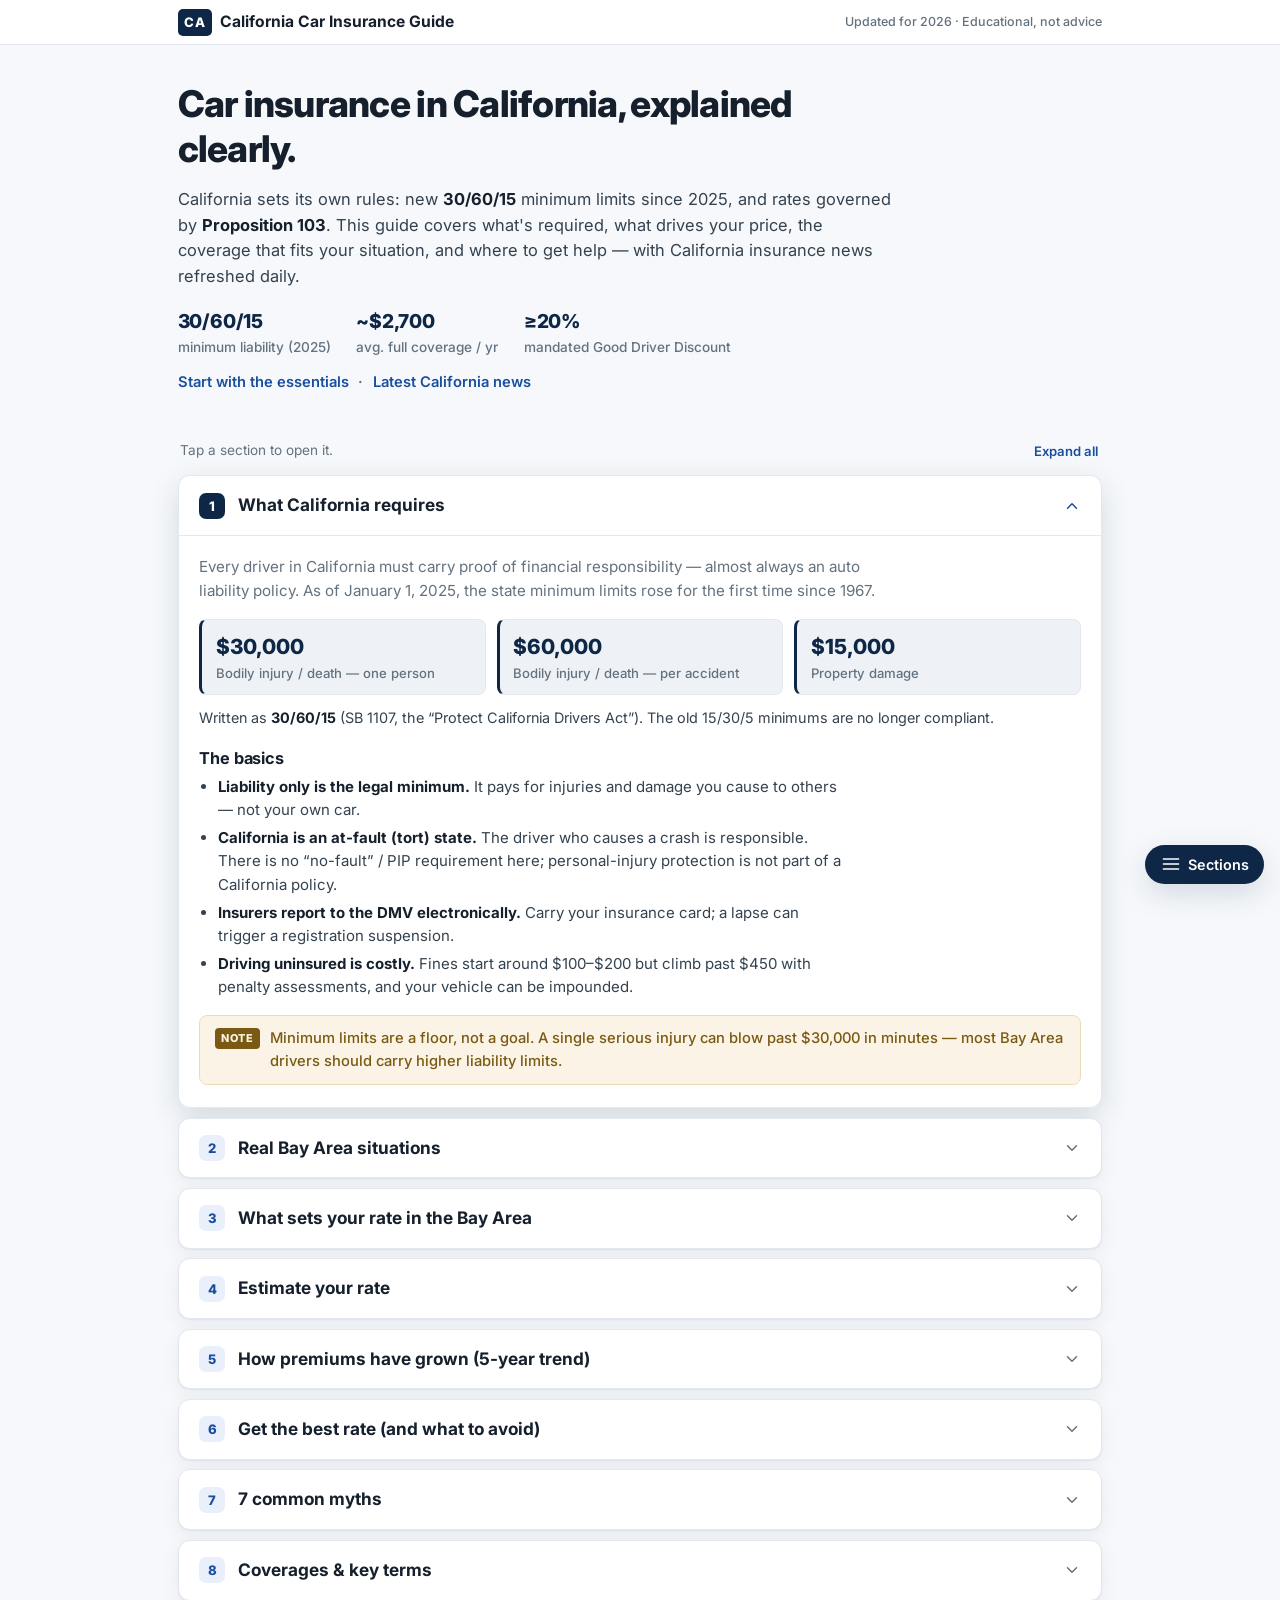
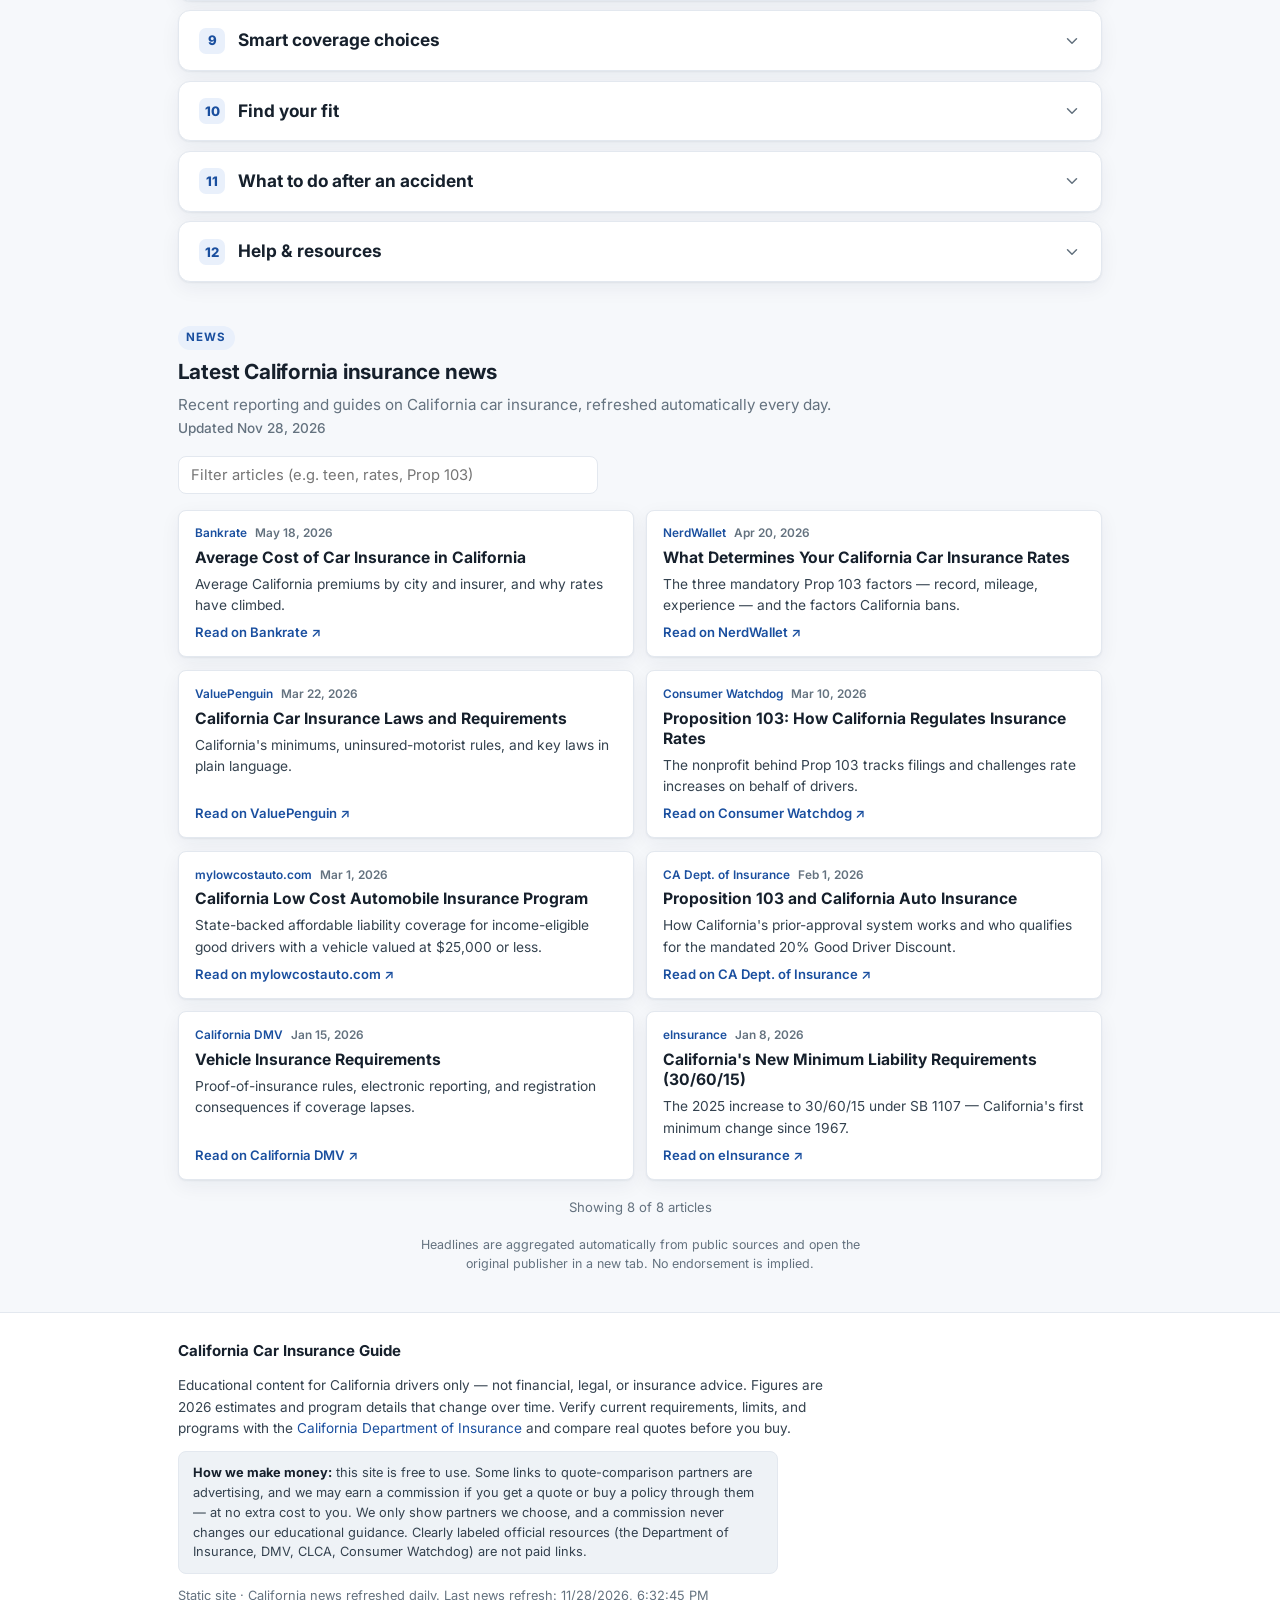
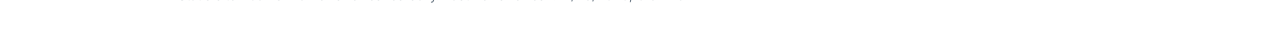
<file: index.html>
<!DOCTYPE html>
<html lang="en">
<head>
  <meta charset="UTF-8" />
  <meta name="viewport" content="width=device-width, initial-scale=1.0" />
  <meta name="theme-color" content="#0f2747" />
  <title>California Car Insurance Guide — Coverage, Rates & Help</title>
  <meta name="description" content="A clear, California-only guide to car insurance: the 2025 30/60/15 minimums, how Proposition 103 sets your rate, coverages and key terms, smart coverage choices, profile-based recommendations, official help and low-cost programs, plus daily California insurance news." />
  <link rel="canonical" href="https://700799.github.io/car-insurance/" />

  <meta property="og:title" content="California Car Insurance Guide" />
  <meta property="og:description" content="California-only car insurance guide: requirements, rate factors under Prop 103, coverages, recommendations, official resources, and daily news." />
  <meta property="og:type" content="website" />
  <meta property="og:url" content="https://700799.github.io/car-insurance/" />
  <meta property="og:image" content="https://700799.github.io/car-insurance/assets/og-image.svg" />
  <meta name="twitter:card" content="summary_large_image" />
  <meta name="twitter:title" content="California Car Insurance Guide" />
  <meta name="twitter:description" content="California-only car insurance guide: 30/60/15 minimums, Prop 103 rate factors, coverages, recommendations, and daily news." />
  <meta name="twitter:image" content="https://700799.github.io/car-insurance/assets/og-image.svg" />

  <!-- Structured data (JSON-LD) is generated by scripts/prerender.mjs -->
  <!-- JSONLD:START -->
  <script type="application/ld+json">{"@context":"https://schema.org","@type":"WebSite","name":"California Car Insurance Guide","url":"https://700799.github.io/car-insurance/","description":"A clear, California-only guide to car insurance: 30/60/15 minimums, Proposition 103 rate factors, coverages, recommendations, and daily news."}</script>
  <script type="application/ld+json">{"@context":"https://schema.org","@type":"Organization","name":"California Car Insurance Guide","url":"https://700799.github.io/car-insurance/","logo":"https://700799.github.io/car-insurance/assets/og-image.svg"}</script>
  <script type="application/ld+json">{"@context":"https://schema.org","@type":"BreadcrumbList","itemListElement":[{"@type":"ListItem","position":1,"name":"What California requires","item":"https://700799.github.io/car-insurance/#essentials"},{"@type":"ListItem","position":2,"name":"Real California situations","item":"https://700799.github.io/car-insurance/#situations"},{"@type":"ListItem","position":3,"name":"What sets your rate in California","item":"https://700799.github.io/car-insurance/#rate"},{"@type":"ListItem","position":4,"name":"How premiums have grown (5-year trend)","item":"https://700799.github.io/car-insurance/#trends"},{"@type":"ListItem","position":5,"name":"Get the best rate (and what to avoid)","item":"https://700799.github.io/car-insurance/#bestrate"},{"@type":"ListItem","position":6,"name":"7 common myths","item":"https://700799.github.io/car-insurance/#myths"},{"@type":"ListItem","position":7,"name":"Coverages & key terms","item":"https://700799.github.io/car-insurance/#coverages"},{"@type":"ListItem","position":8,"name":"Smart coverage choices","item":"https://700799.github.io/car-insurance/#choices"},{"@type":"ListItem","position":9,"name":"Find your fit","item":"https://700799.github.io/car-insurance/#profiles"},{"@type":"ListItem","position":10,"name":"What to do after an accident","item":"https://700799.github.io/car-insurance/#accident"},{"@type":"ListItem","position":11,"name":"Help & resources","item":"https://700799.github.io/car-insurance/#resources"}]}</script>
  <script type="application/ld+json">{"@context":"https://schema.org","@type":"FAQPage","mainEntity":[{"@type":"Question","name":"Red cars cost more to insure.","acceptedAnswer":{"@type":"Answer","text":"Color is not a rating factor anywhere — and California can't even use it. Insurers rate on make, model, trim, engine, repair cost, and theft rates, never paint color."}},{"@type":"Question","name":"My credit score affects my California rate.","acceptedAnswer":{"@type":"Answer","text":"Not here. California is one of a handful of states (with MA, HI, MI) that bans credit-based insurance scores for auto. Your credit can't legally raise your premium."}},{"@type":"Question","name":"Men always pay more than women (or vice-versa).","acceptedAnswer":{"@type":"Answer","text":"California banned gender as an auto rating factor in 2019. Two otherwise-identical drivers can't be priced differently on gender here."}},{"@type":"Question","name":"The state minimum means I'm fully protected.","acceptedAnswer":{"@type":"Answer","text":"30/60/15 is the legal floor, not real protection. A single ER visit or a totaled newer car can exceed it — and you personally owe the rest."}},{"@type":"Question","name":"Older / low-value cars don't need any coverage.","acceptedAnswer":{"@type":"Answer","text":"You still must carry liability to drive legally in California, even on a $500 beater. You can drop collision/comp on it — but never liability."}},{"@type":"Question","name":"My insurer automatically gives me every discount.","acceptedAnswer":{"@type":"Answer","text":"Often not. The Good Driver Discount is mandated, but good-student, mileage, bundling, and course credits frequently require you to ask and provide proof."}},{"@type":"Question","name":"One ticket or claim ruins my rate forever.","acceptedAnswer":{"@type":"Answer","text":"Surcharges fade over time, and a clean ~3-year record restores the Good Driver Discount. Shopping around after an incident usually finds a better-priced insurer."}},{"@type":"Question","name":"What is the minimum car insurance required in California?","acceptedAnswer":{"@type":"Answer","text":"Since January 1, 2025 California requires 30/60/15 liability limits: $30,000 bodily injury per person, $60,000 per accident, and $15,000 property damage (SB 1107)."}}]}</script>
<!-- JSONLD:END -->

  <link rel="icon" href="data:image/svg+xml,%3Csvg xmlns='http://www.w3.org/2000/svg' viewBox='0 0 32 32'%3E%3Crect width='32' height='32' rx='6' fill='%230f2747'/%3E%3Ctext x='16' y='22' font-family='Arial' font-size='15' font-weight='bold' fill='%23ffffff' text-anchor='middle'%3ECA%3C/text%3E%3C/svg%3E" />

  <link rel="preconnect" href="https://fonts.googleapis.com" />
  <link rel="preconnect" href="https://fonts.gstatic.com" crossorigin />
  <link href="https://fonts.googleapis.com/css2?family=Inter:wght@400;500;600;700;800&display=swap" rel="stylesheet" />

  <link rel="stylesheet" href="assets/css/styles.css" />
</head>
<body>
  <a class="skip-link" href="#sections">Skip to content</a>

  <!-- Slim masthead -->
  <header class="masthead">
    <div class="masthead__inner">
      <a class="wordmark" href="#top">
        <span class="wordmark__mark">CA</span>
        <span class="wordmark__text">California Car Insurance Guide</span>
      </a>
      <span class="masthead__meta">Updated for 2026 · Educational, not advice</span>
    </div>
  </header>

  <!-- Compact intro -->
  <section class="intro" id="top">
    <div class="intro__inner">
      <h1 class="intro__title">Car insurance in California, explained clearly.</h1>
      <p class="intro__sub">
        California sets its own rules: new <strong>30/60/15</strong> minimum limits since 2025, and rates governed by
        <strong>Proposition 103</strong>. This guide covers what's required, what drives your price, the coverage that fits
        your situation, and where to get help — with California insurance news refreshed daily.
      </p>
      <ul class="intro__facts">
        <li><span class="intro__num">30/60/15</span> minimum liability (2025)</li>
        <li><span class="intro__num">~$2,700</span> avg. full coverage / yr</li>
        <li><span class="intro__num">≥20%</span> mandated Good Driver Discount</li>
      </ul>
      <p class="intro__links">
        <a href="#essentials">Start with the essentials</a>
        <span aria-hidden="true">·</span>
        <a href="#news">Latest California news</a>
      </p>
    </div>
  </section>

  <main>
    <div id="sections" class="sections">
      <!-- Static content for crawlers & no-JS users; replaced by the interactive
           app when JavaScript runs. Generated by scripts/prerender.mjs. -->
      <!-- PRERENDER:START -->
<section class="pr-section" id="essentials" aria-labelledby="essentials-h"><h2 id="essentials-h" class="pr-h2"><span class="pr-num">1</span> What California requires</h2><p class="pr-sub">Every driver in California must carry proof of financial responsibility — almost always an auto liability policy. As of January 1, 2025, the state minimum limits rose for the first time since 1967.</p><ul class="pr-mins"><li><strong>$30,000</strong> — Bodily injury / death — one person</li><li><strong>$60,000</strong> — Bodily injury / death — per accident</li><li><strong>$15,000</strong> — Property damage</li></ul><p>Written as 30/60/15 (SB 1107, the “Protect California Drivers Act”). The old 15/30/5 minimums are no longer compliant.</p><div class="pr-prose">
      <h3>The basics</h3>
      <ul>
        <li><strong>Liability only is the legal minimum.</strong> It pays for injuries and damage you cause to others — not your own car.</li>
        <li><strong>California is an at-fault (tort) state.</strong> The driver who causes a crash is responsible. There is no “no-fault” / PIP requirement here; personal-injury protection is not part of a California policy.</li>
        <li><strong>Insurers report to the DMV electronically.</strong> Carry your insurance card; a lapse can trigger a registration suspension.</li>
        <li><strong>Driving uninsured is costly.</strong> Fines start around $100–$200 but climb past $450 with penalty assessments, and your vehicle can be impounded.</li>
      </ul></div><p class="pr-note">Minimum limits are a floor, not a goal. A single serious injury can blow past $30,000 in minutes — most California drivers should carry higher liability limits.</p></section>
<section class="pr-section" id="situations" aria-labelledby="situations-h"><h2 id="situations-h" class="pr-h2"><span class="pr-num">2</span> Real California situations</h2><p class="pr-sub">Four situations California teens and new drivers actually face, and the coverage that mattered.</p><article class="pr-case"><h3>At-fault rear-end, Sacramento</h3><p class="pr-tag">New driver · liability</p><p>A new driver rear-ended an SUV. The other party's repairs and a minor injury claim quickly approached the state minimum. With only 30/60/15, there was little room to spare.</p><p><strong>Lesson:</strong> California's minimums are low. Higher bodily-injury limits (e.g. 100/300) protect your savings if you're at fault.</p></article><article class="pr-case"><h3>Uninsured driver, Los Angeles</h3><p class="pr-tag">Hit by uninsured · UM</p><p>A driver with no insurance ran a light and fled. About one in six California drivers is uninsured, so there was no one to bill. Uninsured-motorist coverage paid the medical bills and repairs.</p><p><strong>Lesson:</strong> California lets you waive uninsured-motorist coverage in writing — don't. It's inexpensive and common here.</p></article><article class="pr-case"><h3>Teen on the family policy</h3><p class="pr-tag">Teen · discounts</p><p>Instead of a standalone policy (often $7,000+ a year), a 17-year-old was added to a parent's policy and kept a B average for the good-student discount, cutting the added cost substantially.</p><p><strong>Lesson:</strong> Stay on a parent's policy and stack the good-student discount. After three clean years, the 20% Good Driver Discount applies.</p></article><article class="pr-case"><h3>Paid-off commuter car</h3><p class="pr-tag">Older car · trade-off</p><p>A 12-year-old car worth about $3,000 still carried collision and comprehensive. The premiums plus the deductible were nearing the car's value, so the owner dropped them and kept strong liability.</p><p><strong>Lesson:</strong> When collision + comprehensive cost more than ~10% of the car's value, dropping them often makes sense.</p></article></section>
<section class="pr-section" id="rate" aria-labelledby="rate-h"><h2 id="rate-h" class="pr-h2"><span class="pr-num">3</span> What sets your rate in California</h2><p class="pr-sub">California is unusual. Under Proposition 103 (1988), the Department of Insurance must approve rates in advance, and insurers must weight three mandatory factors most heavily — in this order.</p><ul class="pr-stats"><li><strong>~$2,700/yr</strong> Avg. full coverage (2026)</li><li><strong>~$700/yr</strong> Avg. minimum coverage</li><li><strong>40–50%</strong> Rate rise over ~2 years</li><li><strong>≥20%</strong> Mandated Good Driver Discount</li></ul><h3>The three mandatory factors (in order of weight)</h3><ol class="pr-mand"><li><strong>1. Driving safety record.</strong> Accidents and violations carry the most weight. A clean record is the single biggest lever you control.</li><li><strong>2. Annual miles driven.</strong> California explicitly rewards lower mileage. Fewer miles means lower risk and a lower rate.</li><li><strong>3. Years of driving experience.</strong> More experience lowers your rate over time — a major reason new drivers pay the most.</li></ol><h3>What California prohibits</h3><ul><li><strong>Credit score.</strong> Cannot be used for auto insurance in California.</li><li><strong>Gender.</strong> Banned as a rating factor since 2019.</li><li><strong>ZIP code as the primary factor.</strong> Location may be a secondary factor only — it can't outweigh the three mandatory ones.</li></ul><p class="pr-note">Rates have climbed sharply (rising repair costs, claims severity, and wildfire-driven losses across the market). Optional secondary factors insurers may use include vehicle type, marital status, and annual mileage bands — but never credit or gender.</p></section>
<section class="pr-section" id="trends" aria-labelledby="trends-h"><h2 id="trends-h" class="pr-h2"><span class="pr-num">4</span> How premiums have grown (5-year trend)</h2><p class="pr-sub">Average annual full-coverage premium in California over the past five years. Toggle a profile to see how a driver, vehicle, or violation changes the trajectory. Tap the legend chips to compare.</p><p>Average annual full-coverage premium in California, 2022–2026, by driver profile:</p><ul class="pr-trend"><li><strong>CA average:</strong> $1,900 → $2,719 (Statewide full-coverage average. Up about 43% since 2022 — repair costs, theft, wildfire losses, and the 2025 30/60/15 minimums.)</li><li><strong>Teen / new driver:</strong> $5,035 → $7,205 (16–19 year-olds pay roughly 2.5–3× the average. Staying on a family policy and the good-student discount cut this sharply.)</li><li><strong>After a DUI:</strong> $4,370 → $6,254 (A DUI raises a California premium by roughly 125–175%. It stays on your record 10 years, though rates ease after 3–5.)</li><li><strong>Speeding ticket / 1 point:</strong> $2,584 → $3,698 (One speeding ticket (1 point) adds about 25–44% for ~3 years in California.)</li><li><strong>Luxury / high-value car:</strong> $2,945 → $4,214 (Pricier parts, higher repair and theft costs, and (for EVs) costly battery repair push luxury-vehicle premiums well above average.)</li><li><strong>Strong safety features:</strong> $1,672 → $2,393 (Automatic braking, blind-spot and lane-keep assist, and good crash-test ratings can earn discounts that pull the premium below average.)</li><li><strong>Good Driver (clean 3+ yrs):</strong> $1,520 → $2,175 (California's mandated Good Driver Discount is at least 20% off — the green-zone everyone should aim for.)</li></ul><p class="pr-note">Illustrative California estimates built from 2026 averages (Bankrate, MoneyGeek, Insurify, The Zebra) and typical CA multipliers. Not quotes.</p></section>
<section class="pr-section" id="bestrate" aria-labelledby="bestrate-h"><h2 id="bestrate-h" class="pr-h2"><span class="pr-num">5</span> Get the best rate (and what to avoid)</h2><p class="pr-sub">How to get the lowest legitimate rate in California — built around the way Prop 103 actually prices policies. These are the moves that move the needle, plus the traps that quietly cost you.</p><h3>Do this — the moves that lower your rate</h3><ul><li><strong>Compare at least 3–5 real quotes</strong> California rates for identical coverage can differ by well over 100% between insurers. Comparison shopping is the single biggest lever — re-quote every 1–2 years and after any life change.</li><li><strong>Always claim the Good Driver Discount</strong> Prop 103 guarantees ≥20% off for ~3 years' clean driving (no more than one point). It's the law — make sure every quote applies it.</li><li><strong>Report your true (low) mileage</strong> Miles driven is the #2 mandatory factor in California. If you drive less than you used to — remote work, a short commute — update it. Verified-mileage and telematics programs can cut more.</li><li><strong>Raise your deductible to 'oops' money</strong> Going from $250 to $1,000 can drop collision/comp 15–30%. Pick the highest deductible you could comfortably pay tomorrow and pocket the savings.</li><li><strong>Right-size coverage to the car</strong> On a paid-off car worth under ~$4k, dropping collision/comprehensive often beats paying for them (the 10% rule). Keep strong liability + UM regardless.</li><li><strong>Stack every discount you qualify for</strong> Bundle auto with renters/home, multi-car, good-student (B average), driver-training, paperless/auto-pay, and defensive-driving course credits. Ask explicitly — they aren't always automatic.</li><li><strong>Keep continuous coverage</strong> Even one lapse raises your rate and can suspend your registration. If you sell a car, keep a non-owner policy or transfer coverage rather than going bare.</li><li><strong>Pay in full and go paperless</strong> Many California insurers offer a paid-in-full discount and small e-billing credits. If you pay monthly, compare the installment fees.</li></ul><h3>Avoid this — the quiet money-wasters</h3><ul><li><strong>Auto-renewing for years</strong> 'Loyalty' often means price creep. Insurers bank on inertia — the renewal quote is rarely your best quote.</li><li><strong>Buying only the state minimum by default</strong> 30/60/15 is cheap but thin; one serious injury blows past it and you pay the rest. Don't confuse 'cheapest premium' with 'best value'.</li><li><strong>Waiving uninsured-motorist coverage</strong> California lets you reject UM/UIM in writing. Don't — roughly 1 in 6 California drivers is uninsured, and UM is inexpensive.</li><li><strong>Letting a small claim raise your rate</strong> Filing a claim that's barely above your deductible can cost you more in surcharges than it pays. For minor damage, get an estimate first.</li><li><strong>Guessing your mileage too high</strong> Overstating annual miles inflates your premium under California's rules. Use your real odometer trend.</li><li><strong>Ignoring the car you buy</strong> Insurance cost varies hugely by model (repair cost, theft rates, EV battery repair). Get a quote before you buy the car, not after.</li></ul><p class="pr-note">What you can't be charged for in California: your credit score and your gender — both are banned. Be skeptical of any 'tip' or quote that leans on those.</p></section>
<section class="pr-section" id="myths" aria-labelledby="myths-h"><h2 id="myths-h" class="pr-h2"><span class="pr-num">6</span> 7 common myths</h2><p class="pr-sub">Misconceptions cost California drivers real money. Here are seven of the most common — and the truth, with the California angle.</p><div class="pr-myth"><h3>Myth: Red cars cost more to insure.</h3><p><strong>Truth:</strong> Color is not a rating factor anywhere — and California can't even use it. Insurers rate on make, model, trim, engine, repair cost, and theft rates, never paint color.</p></div><div class="pr-myth"><h3>Myth: My credit score affects my California rate.</h3><p><strong>Truth:</strong> Not here. California is one of a handful of states (with MA, HI, MI) that bans credit-based insurance scores for auto. Your credit can't legally raise your premium.</p></div><div class="pr-myth"><h3>Myth: Men always pay more than women (or vice-versa).</h3><p><strong>Truth:</strong> California banned gender as an auto rating factor in 2019. Two otherwise-identical drivers can't be priced differently on gender here.</p></div><div class="pr-myth"><h3>Myth: The state minimum means I'm fully protected.</h3><p><strong>Truth:</strong> 30/60/15 is the legal floor, not real protection. A single ER visit or a totaled newer car can exceed it — and you personally owe the rest.</p></div><div class="pr-myth"><h3>Myth: Older / low-value cars don't need any coverage.</h3><p><strong>Truth:</strong> You still must carry liability to drive legally in California, even on a $500 beater. You can drop collision/comp on it — but never liability.</p></div><div class="pr-myth"><h3>Myth: My insurer automatically gives me every discount.</h3><p><strong>Truth:</strong> Often not. The Good Driver Discount is mandated, but good-student, mileage, bundling, and course credits frequently require you to ask and provide proof.</p></div><div class="pr-myth"><h3>Myth: One ticket or claim ruins my rate forever.</h3><p><strong>Truth:</strong> Surcharges fade over time, and a clean ~3-year record restores the Good Driver Discount. Shopping around after an incident usually finds a better-priced insurer.</p></div></section>
<section class="pr-section" id="coverages" aria-labelledby="coverages-h"><h2 id="coverages-h" class="pr-h2"><span class="pr-num">7</span> Coverages &amp; key terms</h2><p class="pr-sub">The coverages on a California policy, in plain terms. The note on each is the California-specific point to remember.</p><dl class="pr-terms"><dt>Bodily Injury &amp; Property Damage liability</dt><dd>Pays for injuries and property you cause others. The required 30/60/15 limits are the minimum. <em>California: Required statewide. Most drivers should buy more than the minimum.</em></dd><dt>Collision</dt><dd>Repairs or replaces your own car after a crash, regardless of fault. <em>California: Optional, but required by lenders. Weigh it against your car's value.</em></dd><dt>Comprehensive</dt><dd>Covers your car for theft, vandalism, fire, falling objects, and weather. <em>California: Worth more in cities (theft) and wildfire/storm-exposed areas.</em></dd><dt>Uninsured / Underinsured Motorist (UM/UIM)</dt><dd>Pays your bills when an at-fault driver has no insurance or too little — including hit-and-runs. <em>California: Insurers must offer it; you can reject it only in writing. With ~1 in 6 drivers uninsured, keep it.</em></dd><dt>Medical Payments (MedPay)</dt><dd>Covers medical bills for you and your passengers regardless of fault. <em>California: Optional. California has no no-fault/PIP, so MedPay is the main first-party medical add-on.</em></dd><dt>GAP</dt><dd>If a financed car is totaled, pays the difference between the loan balance and the car's value. <em>California: Useful on new, financed, or leased cars that depreciate quickly.</em></dd><dt>Deductible</dt><dd>What you pay out of pocket on a collision or comprehensive claim before coverage applies. <em>California: A higher deductible lowers your premium — pick an amount you could pay today.</em></dd><dt>Good Driver Discount</dt><dd>A California-mandated discount of at least 20% for qualifying drivers. <em>California: Requires ~3 years' experience and a clean record (no more than one point).</em></dd></dl></section>
<section class="pr-section" id="choices" aria-labelledby="choices-h"><h2 id="choices-h" class="pr-h2"><span class="pr-num">8</span> Smart coverage choices</h2><p class="pr-sub">Coverage is a balance between premium and risk. Here is how the main trade-offs play out in California.</p><h3>Choosing a deductible</h3><table class="pr-table"><thead><tr><th>Deductible</th><th>Collision + comp premium</th><th>You pay per claim</th></tr></thead><tbody><tr><td>$250</td><td>Highest</td><td>$250</td></tr><tr><td>$500</td><td>Baseline</td><td>$500</td></tr><tr><td>$1,000</td><td>~15–25% lower</td><td>$1,000</td></tr><tr><td>$2,000</td><td>~30–40% lower</td><td>$2,000</td></tr></tbody></table><p class="pr-note">Illustrative. Raising your deductible lowers the premium but increases what you pay after a claim.</p><h3>Rules of thumb</h3><ul><li><strong>Buy more than 30/60/15.</strong> State minimums are low. If you have any assets, 100/300/100 bodily-injury limits are a common, affordable step up.</li><li><strong>Keep uninsured-motorist coverage.</strong> California lets you waive it in writing, but with so many uninsured drivers it's one of the best values on the policy.</li><li><strong>Use the 10% rule on older cars.</strong> If collision + comprehensive plus the deductible exceed ~10% of the car's value, consider dropping them.</li><li><strong>Lean on California's mileage factor.</strong> Because miles driven is a mandatory factor, low-mileage and verified-mileage programs can meaningfully cut your rate.</li><li><strong>Earn and keep the Good Driver Discount.</strong> Three clean years and you qualify for at least 20% off — protect it.</li><li><strong>Re-shop after any rate hike.</strong> Approved rate changes vary by insurer. The same coverage can differ by hundreds of dollars a year.</li></ul></section>
<section class="pr-section" id="profiles" aria-labelledby="profiles-h"><h2 id="profiles-h" class="pr-h2"><span class="pr-num">9</span> Find your fit</h2><p class="pr-sub">Pick the driver closest to you to see three coverage options, the recommended choice, and a deductible — all framed for California. Then build your own below.</p><article class="pr-profile"><h3>Low-mileage, experienced</h3><p class="pr-tag">Clean record · few miles · older paid-off car</p><p>10+ years' experience · Low annual mileage · Owns an older car outright · Qualifies for Good Driver Discount</p><p><strong>Recommended:</strong> Liability at 100/300/100 + UM/UIM; skip collision/comp on a low-value car.</p><ul><li><strong>Deductible:</strong> N/A (collision dropped); comprehensive only if car still worth ~$4k+, then $1,000</li><li><strong>Liability:</strong> 100/300/100</li><li><strong>Add-ons:</strong> UM/UIM · Low-mileage program · Good Driver Discount</li></ul><p>Low mileage and a clean record are exactly what California rewards. Put the savings into stronger liability and keep UM rather than insuring a low-value car.</p></article><article class="pr-profile"><h3>Los Angeles city driver</h3><p class="pr-tag">Urban · street parking · newer car</p><p>Dense urban ZIP · Higher theft/vandalism risk · Car is 0–6 years old · More miles in traffic</p><p><strong>Recommended:</strong> Full coverage (liability + collision + comprehensive) + UM/UIM.</p><ul><li><strong>Deductible:</strong> $500</li><li><strong>Liability:</strong> 100/300/100</li><li><strong>Add-ons:</strong> Comprehensive · UM/UIM · Anti-theft / secured-parking discount</li></ul><p>Los Angeles is among California's most expensive areas, with real theft and crash exposure. Comprehensive matters; a garage or alarm and verified low mileage help offset the cost.</p></article><article class="pr-profile"><h3>New teen driver</h3><p class="pr-tag">16–18 · on the family policy</p><p>Newly licensed · Highest crash risk · Eligible for good-student discount · Gender can't raise the rate in CA</p><p><strong>Recommended:</strong> Add the teen to a parent's policy with full coverage.</p><ul><li><strong>Deductible:</strong> $500</li><li><strong>Liability:</strong> 100/300/100 to protect family assets</li><li><strong>Add-ons:</strong> Good-student discount · Driver-training course · Assign teen to the cheapest car</li></ul><p>A standalone teen policy is far costlier than being added to the family policy. Because California bans gender as a factor, young men in particular fare better here than in most states. The 20% Good Driver Discount arrives after three clean years.</p></article><article class="pr-profile"><h3>New or financed car</h3><p class="pr-tag">Loan or lease · depreciates fast</p><p>Has a loan or lease · Lender requires coverage · Car loses value quickly · Wants it protected</p><p><strong>Recommended:</strong> Full coverage (required by the lender).</p><ul><li><strong>Deductible:</strong> $500</li><li><strong>Liability:</strong> 100/300/100</li><li><strong>Add-ons:</strong> GAP insurance · New-car replacement if offered</li></ul><p>Lenders require full coverage, and a new car can be worth less than you owe early on — GAP bridges that. The state minimum 30/60/15 is too thin for a driver with assets and a loan.</p></article><article class="pr-profile"><h3>Tight budget, older car</h3><p class="pr-tag">Cheap car · keep it legal &amp; cheap</p><p>Car worth under ~$4k · Owns it outright · Tight monthly budget · Could absorb losing the car</p><p><strong>Recommended:</strong> Liability only — drop collision &amp; comprehensive.</p><ul><li><strong>Deductible:</strong> High ($1,000+), or self-insure the car</li><li><strong>Liability:</strong> At least 30/60/15; step up if you have assets</li><li><strong>Add-ons:</strong> UM/UIM if affordable · Check the California Low Cost Auto (CLCA) program</li></ul><p>On a sub-$4k car, paying for collision/comp rarely pays off. Keep liability legal, add cheap UM, and if your income qualifies, the state CLCA program may beat any standard quote.</p></article><article class="pr-profile"><h3>Income-eligible driver</h3><p class="pr-tag">Good record · lower income · car ≤ $25k</p><p>Household income within program limits · Valid California license, 16+ · Good driving record · Vehicle valued ≤ $25,000</p><p><strong>Recommended:</strong> California Low Cost Automobile (CLCA) liability policy.</p><ul><li><strong>Deductible:</strong> N/A (liability program)</li><li><strong>Liability:</strong> Program limits (lower than standard, but legally compliant)</li><li><strong>Add-ons:</strong> Optional UM/UIM · Optional MedPay</li></ul><p>CLCA (mylowcostauto.com) is a state program for income-eligible good drivers. Typical premiums run a few hundred dollars a year — often the cheapest legal option for those who qualify.</p></article></section>
<section class="pr-section" id="accident" aria-labelledby="accident-h"><h2 id="accident-h" class="pr-h2"><span class="pr-num">10</span> What to do after an accident</h2><p class="pr-sub">If you're in a crash in California, what you do in the first minutes and days matters — for safety, for the law, and for your claim. Here's exactly what to do.</p><h3>Step by step</h3><ol class="pr-steps"><li><strong>Stop and stay safe.</strong> Never leave the scene — leaving an injury crash is a felony in California. If the cars are drivable and it's safe, move them out of traffic and turn on hazards. Check everyone for injuries.</li><li><strong>Call 911 if anyone's hurt or roads are blocked.</strong> Get medical help and police on scene for any injury, death, or major damage. A police report is invaluable for your claim even when officers don't always respond to minor fender-benders.</li><li><strong>Exchange information.</strong> Get the other driver's name, phone, address, driver's license number, license plate, and insurance company + policy number. Note the car's make/model/color.</li><li><strong>Document everything.</strong> Photograph all vehicles, damage, positions, skid marks, street signs, and the overall scene. Get names and numbers of any witnesses. Write down the time, location, and what happened while it's fresh.</li><li><strong>Don't admit fault or over-share.</strong> Be polite but don't say 'it was my fault' or speculate — fault is for the insurers and, in California's at-fault system, can be shared. Stick to facts when speaking with the other driver or police.</li><li><strong>Report it to your insurer promptly.</strong> Call your own insurer (or use its app) as soon as you safely can, even if you weren't at fault. Prompt notice is usually required by your policy. Give facts; let them handle liability.</li><li><strong>Get medical attention — and keep records.</strong> See a doctor even if you feel fine; some injuries surface later. Keep all bills and records. In California, MedPay (if you bought it) helps regardless of fault, since the state has no PIP.</li><li><strong>Know the California reporting rules.</strong> You must file form SR-1 with the DMV within 10 days if anyone is injured/killed or property damage exceeds $1,000 (nearly every crash). This is separate from any police or insurance report.</li></ol><h3>Don't</h3><ul><li>Don't leave the scene — it can turn a fender-bender into a crime.</li><li>Don't admit fault or apologize in a way that assigns blame.</li><li>Don't accept cash to 'skip insurance' — hidden injuries and damage can cost you later.</li><li>Don't sign anything from the other driver or a non-police party at the scene.</li><li>Don't forget the SR-1 — the DMV deadline is 10 days and missing it can suspend your license.</li></ul><h3>Keep in your glovebox</h3><ul><li>Insurance card (in the glovebox + a photo on your phone)</li><li>Driver's license &amp; registration</li><li>Phone for photos and calls</li><li>Pen &amp; paper or a notes app</li><li>Emergency contacts</li><li>Roadside/tow number</li></ul></section>
<section class="pr-section" id="resources" aria-labelledby="resources-h"><h2 id="resources-h" class="pr-h2"><span class="pr-num">11</span> Help &amp; resources</h2><p class="pr-sub">Official California programs and help. These are the places to verify requirements, find low-cost options, and get assistance.</p><ul class="pr-res"><li><strong>California Department of Insurance</strong> — Regulator under Prop 103. Compare rates, check a company or agent's license, and file a complaint. Consumer hotline 1-800-927-4357. <a href="https://www.insurance.ca.gov/01-consumers/105-type/95-guides/01-auto/" target="_blank" rel="noopener noreferrer">insurance.ca.gov</a></li><li><strong>California Low Cost Auto (CLCA)</strong> — State program providing affordable liability insurance to income-eligible good drivers with a vehicle valued at $25,000 or less. <a href="https://www.mylowcostauto.com/" target="_blank" rel="noopener noreferrer">mylowcostauto.com</a></li><li><strong>Good Driver Discount</strong> — Prop 103 guarantees at least 20% off for drivers with ~3 years' experience and a clean record. Ask every insurer if you qualify. <a href="https://www.insurance.ca.gov/01-consumers/105-type/95-guides/01-auto/prop103.cfm" target="_blank" rel="noopener noreferrer">Prop 103 guide</a></li><li><strong>California DMV — insurance requirements</strong> — Proof-of-insurance rules, electronic reporting, and what happens to your registration if coverage lapses. <a href="https://www.dmv.ca.gov/portal/vehicle-registration/insurance-requirements/" target="_blank" rel="noopener noreferrer">dmv.ca.gov</a></li><li><strong>Consumer Watchdog</strong> — The nonprofit behind Prop 103. Tracks rate filings and challenges increases on behalf of California drivers. <a href="https://consumerwatchdog.org/insurance/proposition-103/" target="_blank" rel="noopener noreferrer">consumerwatchdog.org</a></li></ul></section>
<!-- PRERENDER:END -->
    </div>

    <!-- News -->
    <section id="news" class="news" aria-labelledby="newsTitle">
      <div class="section__head">
        <span class="section__num">News</span>
        <h2 class="section__title" id="newsTitle">Latest California insurance news</h2>
        <p class="section__sub">Recent reporting and guides on California car insurance, refreshed automatically every day.
          <span class="news__updated" id="newsUpdated"></span>
        </p>
      </div>

      <div class="news__toolbar">
        <input type="search" id="newsSearch" class="news__search" placeholder="Filter articles (e.g. teen, rates, Prop 103)" aria-label="Filter news articles" />
      </div>

      <div class="news__grid" id="newsGrid" aria-live="polite"><!-- articles injected by JS --></div>

      <div class="news__more">
        <button class="btn" id="newsMoreBtn" type="button">Load more</button>
        <p class="news__count" id="newsCount"></p>
      </div>

      <p class="news__disclaimer">Headlines are aggregated automatically from public sources and open the original publisher in a new tab. No endorsement is implied.</p>
    </section>
  </main>

  <!-- Floating menu -->
  <div class="fmenu" id="fmenu">
    <button class="fmenu__btn" id="fmenuBtn" type="button" aria-expanded="false" aria-controls="fmenuPanel">
      <svg class="fmenu__icon fmenu__icon--open" viewBox="0 0 24 24" width="20" height="20" aria-hidden="true"><path d="M3 6h18M3 12h18M3 18h18" stroke="currentColor" stroke-width="2" stroke-linecap="round"/></svg>
      <svg class="fmenu__icon fmenu__icon--close" viewBox="0 0 24 24" width="20" height="20" aria-hidden="true"><path d="M6 6l12 12M18 6L6 18" stroke="currentColor" stroke-width="2" stroke-linecap="round"/></svg>
      <span class="fmenu__label">Sections</span>
    </button>
    <nav class="fmenu__panel" id="fmenuPanel" aria-label="Sections" hidden>
      <p class="fmenu__heading">On this page</p>
      <ol class="fmenu__list" id="fmenuList"><!-- links injected by JS --></ol>
      <div class="fmenu__foot">
        <a href="#news" class="fmenu__extra">Latest news</a>
      </div>
    </nav>
  </div>

  <footer class="footer">
    <div class="footer__inner">
      <p class="footer__title">California Car Insurance Guide</p>
      <p class="footer__disclaimer">
        Educational content for California drivers only — not financial, legal, or insurance advice. Figures are 2026
        estimates and program details that change over time. Verify current requirements, limits, and programs with the
        <a href="https://www.insurance.ca.gov/" target="_blank" rel="noopener noreferrer">California Department of Insurance</a>
        and compare real quotes before you buy.
      </p>
      <p class="footer__disclosure" id="affiliateDisclosure">
        <strong>How we make money:</strong> this site is free to use. Some links to quote-comparison
        partners are advertising, and we may earn a commission if you get a quote or buy a policy
        through them — at no extra cost to you. We only show partners we choose, and a commission
        never changes our educational guidance. Clearly labeled official resources
        (the Department of Insurance, DMV, CLCA, Consumer Watchdog) are not paid links.
      </p>
      <p class="footer__meta">Static site · California news refreshed daily. <span id="footerUpdated"></span></p>
    </div>
  </footer>

  <!-- Optional, privacy-friendly analytics. Disabled by default. To enable, set
       window.ANALYTICS below (see README → "Turn on analytics"). Example (Plausible):
       <script defer data-domain="yourdomain.com" src="https://plausible.io/js/script.js"></script> -->
  <script>window.ANALYTICS = null; /* e.g. { provider: "plausible", domain: "yourdomain.com" } */</script>

  <script src="assets/js/partners.js"></script>
  <script src="assets/js/content.js"></script>
  <script src="assets/js/app.js"></script>
</body>
</html>
</file>
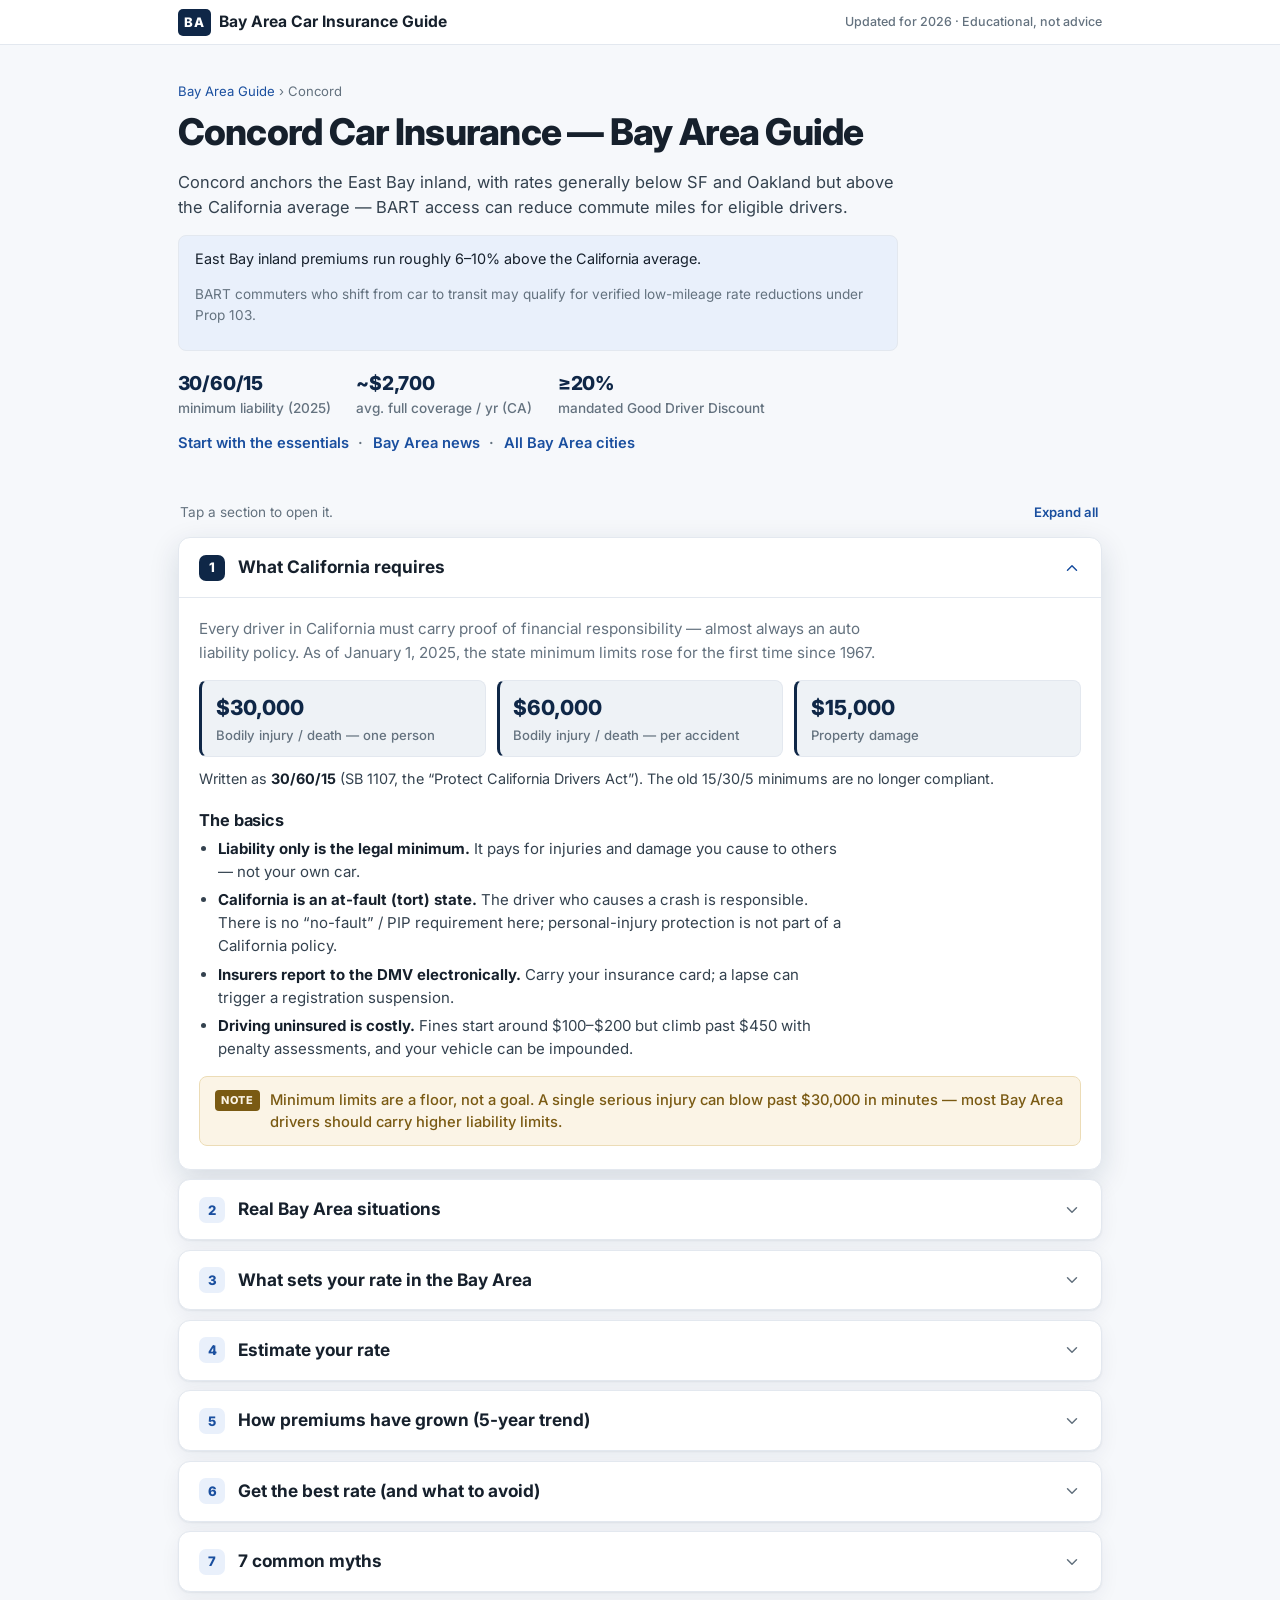
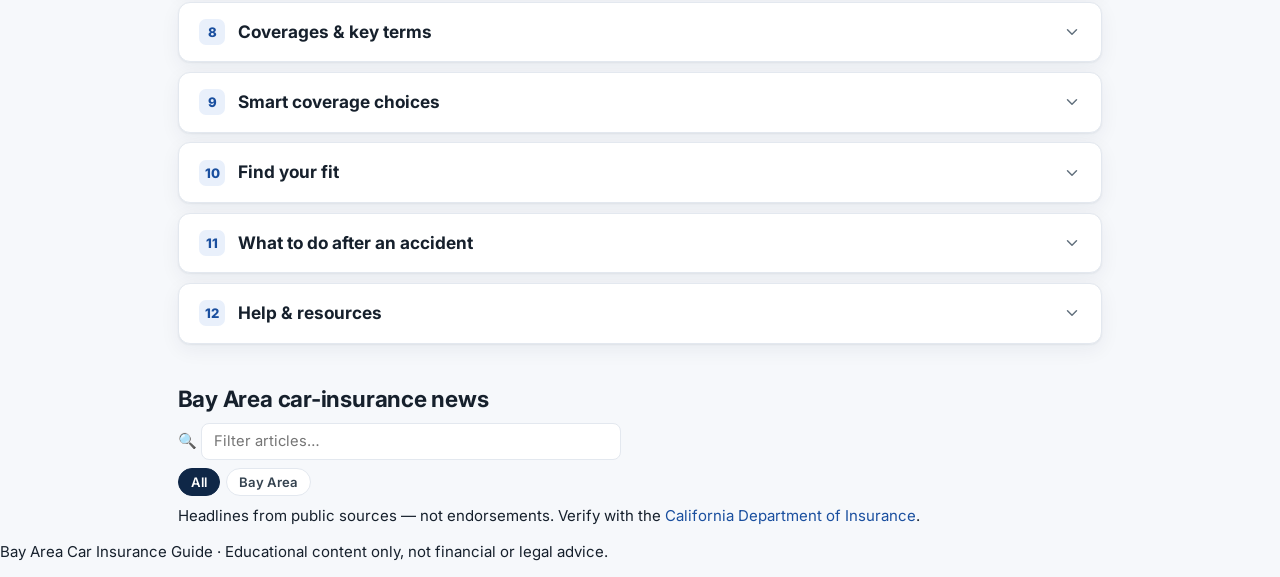
<file: concord/index.html>
<!DOCTYPE html>
<html lang="en">
<head>
  <meta charset="UTF-8" />
  <meta name="viewport" content="width=device-width, initial-scale=1.0" />
  <meta name="theme-color" content="#0f2747" />
  <title>Concord Car Insurance Guide — Bay Area Rates &amp; Coverage</title>
  <meta name="description" content="Concord car insurance: East Bay inland premiums run roughly 6–10% above the California average. California law — 30/60/15 minimums, Prop 103 rate factors, coverage options, and daily Bay Area news." />
  <link rel="canonical" href="https://700799.github.io/car-insurance/concord/" />
  <meta property="og:title" content="Concord Car Insurance — Bay Area Guide" />
  <meta property="og:description" content="Concord anchors the East Bay inland, with rates generally below SF and Oakland but above the California average — BART access can reduce commute miles for eligible drivers." />
  <meta property="og:type" content="website" />
  <meta property="og:url" content="https://700799.github.io/car-insurance/concord/" />
  <meta property="og:image" content="https://700799.github.io/car-insurance/assets/og-image.png" />
  <meta name="twitter:card" content="summary_large_image" />
  <meta name="twitter:title" content="Concord Car Insurance — Bay Area Guide" />
  <meta name="twitter:description" content="Concord anchors the East Bay inland, with rates generally below SF and Oakland but above the California average — BART access can reduce commute miles for eligible drivers." />
  <meta name="twitter:image" content="https://700799.github.io/car-insurance/assets/og-image.png" />
  <!-- JSONLD:START -->
  <script type="application/ld+json">{"@context":"https://schema.org","@type":"Place","name":"Concord, California","geo":{"@type":"GeoCoordinates","latitude":37.978,"longitude":-122.0311},"address":{"@type":"PostalAddress","addressLocality":"Concord","addressRegion":"CA","addressCountry":"US"},"containedInPlace":{"@type":"AdministrativeArea","name":"Contra Costa County"}}</script>
  <script type="application/ld+json">{"@context":"https://schema.org","@type":"Service","serviceType":"Car insurance guidance","description":"Concord car insurance guide — Bay Area rates, California law, and local coverage tips for Contra Costa County drivers.","areaServed":{"@type":"City","name":"Concord","containedInPlace":{"@type":"AdministrativeArea","name":"Contra Costa County"}},"provider":{"@type":"Organization","name":"Bay Area Car Insurance Guide","url":"https://700799.github.io/car-insurance/"}}</script>
  <script type="application/ld+json">{"@context":"https://schema.org","@type":"BreadcrumbList","itemListElement":[{"@type":"ListItem","position":1,"name":"Bay Area Car Insurance Guide","item":"https://700799.github.io/car-insurance/"},{"@type":"ListItem","position":2,"name":"Concord Car Insurance","item":"https://700799.github.io/car-insurance/concord/"}]}</script>
  <script type="application/ld+json">{"@context":"https://schema.org","@type":"FAQPage","mainEntity":[{"@type":"Question","name":"Red cars cost more to insure.","acceptedAnswer":{"@type":"Answer","text":"Color is not a rating factor anywhere — and California can’t even use it. Insurers rate on make, model, trim, engine, repair cost, and theft rates, never paint color."}},{"@type":"Question","name":"My credit score affects my California rate.","acceptedAnswer":{"@type":"Answer","text":"Not here. California is one of a handful of states (with MA, HI, MI) that bans credit-based insurance scores for auto. Your credit can’t legally raise your premium."}},{"@type":"Question","name":"Men always pay more than women (or vice-versa).","acceptedAnswer":{"@type":"Answer","text":"California banned gender as an auto rating factor in 2019. Two otherwise-identical drivers can’t be priced differently on gender here."}},{"@type":"Question","name":"The state minimum means I’m fully protected.","acceptedAnswer":{"@type":"Answer","text":"30/60/15 is the legal floor, not real protection. A single ER visit or a totaled newer car can exceed it — and you personally owe the rest."}},{"@type":"Question","name":"Older / low-value cars don’t need any coverage.","acceptedAnswer":{"@type":"Answer","text":"You still must carry liability to drive legally in California, even on a $500 beater. You can drop collision/comp on it — but never liability."}},{"@type":"Question","name":"My insurer automatically gives me every discount.","acceptedAnswer":{"@type":"Answer","text":"Often not. The Good Driver Discount is mandated, but good-student, mileage, bundling, and course credits frequently require you to ask and provide proof."}},{"@type":"Question","name":"One ticket or claim ruins my rate forever.","acceptedAnswer":{"@type":"Answer","text":"Surcharges fade over time, and a clean ~3-year record restores the Good Driver Discount. Shopping around after an incident usually finds a better-priced insurer."}},{"@type":"Question","name":"What is the minimum car insurance required in California?","acceptedAnswer":{"@type":"Answer","text":"Since January 1, 2025 California requires 30/60/15 liability limits: $30,000 bodily injury per person, $60,000 per accident, and $15,000 property damage (SB 1107)."}}]}</script>
  <!-- JSONLD:END -->
  <link rel="icon" href="data:image/svg+xml,%3Csvg xmlns='http://www.w3.org/2000/svg' viewBox='0 0 32 32'%3E%3Crect width='32' height='32' rx='6' fill='%230f2747'/%3E%3Ctext x='16' y='22' font-family='Arial' font-size='15' font-weight='bold' fill='%23ffffff' text-anchor='middle'%3EBA%3C/text%3E%3C/svg%3E" />
  <link rel="preconnect" href="https://fonts.googleapis.com" />
  <link rel="preconnect" href="https://fonts.gstatic.com" crossorigin />
  <link href="https://fonts.googleapis.com/css2?family=Inter:wght@400;500;600;700;800&display=swap" rel="stylesheet" />
  <link rel="stylesheet" href="../assets/css/styles.css" />
</head>
<body data-newsbase="..">
  <a class="skip-link" href="#sections">Skip to content</a>
  <header class="masthead">
    <div class="masthead__inner">
      <a class="wordmark" href="https://700799.github.io/car-insurance/">
        <span class="wordmark__mark">BA</span>
        <span class="wordmark__text">Bay Area Car Insurance Guide</span>
      </a>
      <span class="masthead__meta">Updated for 2026 · Educational, not advice</span>
    </div>
  </header>
  <section class="intro" id="top">
    <div class="intro__inner">
      <nav class="breadcrumb" aria-label="Breadcrumb">
        <a href="https://700799.github.io/car-insurance/">Bay Area Guide</a> › <span aria-current="page">Concord</span>
      </nav>
      <h1 class="intro__title">Concord Car Insurance — Bay Area Guide</h1>
      <p class="intro__sub">Concord anchors the East Bay inland, with rates generally below SF and Oakland but above the California average — BART access can reduce commute miles for eligible drivers.</p>
      <div class="metro-rate-context">
        <p>East Bay inland premiums run roughly 6–10% above the California average.</p>
        <p class="pr-note">BART commuters who shift from car to transit may qualify for verified low-mileage rate reductions under Prop 103.</p>
      </div>
      <ul class="intro__facts">
        <li><span class="intro__num">30/60/15</span> minimum liability (2025)</li>
        <li><span class="intro__num">~$2,700</span> avg. full coverage / yr (CA)</li>
        <li><span class="intro__num">≥20%</span> mandated Good Driver Discount</li>
      </ul>
      <p class="intro__links">
        <a href="#essentials">Start with the essentials</a>
        <span aria-hidden="true">·</span>
        <a href="#news">Bay Area news</a>
        <span aria-hidden="true">·</span>
        <a href="https://700799.github.io/car-insurance/">All Bay Area cities</a>
      </p>
    </div>
  </section>
  <main>
    <div id="sections" class="sections">
      <!-- PRERENDER:START -->
<section class="pr-section" id="essentials" aria-labelledby="essentials-h"><h2 id="essentials-h" class="pr-h2"><span class="pr-num">1</span> What California requires</h2><p class="pr-sub">Every driver in California must carry proof of financial responsibility — almost always an auto liability policy. As of January 1, 2025, the state minimum limits rose for the first time since 1967.</p><ul class="pr-mins"><li><strong>$30,000</strong> — Bodily injury / death — one person</li><li><strong>$60,000</strong> — Bodily injury / death — per accident</li><li><strong>$15,000</strong> — Property damage</li></ul><p>Written as 30/60/15 (SB 1107, the “Protect California Drivers Act”). The old 15/30/5 minimums are no longer compliant.</p><div class="pr-prose">
      <h3>The basics</h3>
      <ul>
        <li><strong>Liability only is the legal minimum.</strong> It pays for injuries and damage you cause to others — not your own car.</li>
        <li><strong>California is an at-fault (tort) state.</strong> The driver who causes a crash is responsible. There is no “no-fault” / PIP requirement here; personal-injury protection is not part of a California policy.</li>
        <li><strong>Insurers report to the DMV electronically.</strong> Carry your insurance card; a lapse can trigger a registration suspension.</li>
        <li><strong>Driving uninsured is costly.</strong> Fines start around $100–$200 but climb past $450 with penalty assessments, and your vehicle can be impounded.</li>
      </ul></div><p class="pr-note">Minimum limits are a floor, not a goal. A single serious injury can blow past $30,000 in minutes — most Bay Area drivers should carry higher liability limits.</p></section>
<section class="pr-section" id="situations" aria-labelledby="situations-h"><h2 id="situations-h" class="pr-h2"><span class="pr-num">2</span> Real Bay Area situations</h2><p class="pr-sub">Four situations Bay Area teens and new drivers actually face, and the coverage that mattered.</p><article class="pr-case"><h3>At-fault rear-end, Oakland / I-880</h3><p class="pr-tag">New driver · liability</p><p>A new driver rear-ended an SUV on I-880. The other party’s repairs and a minor injury claim quickly approached the state minimum. With only 30/60/15, there was little room to spare.</p><p><strong>Lesson:</strong> California’s minimums are low. Higher bodily-injury limits (e.g. 100/300) protect your savings if you’re at fault.</p></article><article class="pr-case"><h3>Uninsured driver, San Francisco</h3><p class="pr-tag">Hit by uninsured · UM</p><p>A driver with no insurance ran a light in San Francisco and fled. About one in six California drivers is uninsured, so there was no one to bill. Uninsured-motorist coverage paid the medical bills and repairs.</p><p><strong>Lesson:</strong> California lets you waive uninsured-motorist coverage in writing — don’t. It’s inexpensive and especially valuable in dense Bay Area traffic.</p></article><article class="pr-case"><h3>Teen on the family policy</h3><p class="pr-tag">Teen · discounts</p><p>Instead of a standalone policy (often $7,000+ a year), a 17-year-old was added to a parent’s policy and kept a B average for the good-student discount, cutting the added cost substantially.</p><p><strong>Lesson:</strong> Stay on a parent’s policy and stack the good-student discount. After three clean years, the 20% Good Driver Discount applies.</p></article><article class="pr-case"><h3>Paid-off commuter car</h3><p class="pr-tag">Older car · trade-off</p><p>A 12-year-old car worth about $3,000 still carried collision and comprehensive. The premiums plus the deductible were nearing the car’s value, so the owner dropped them and kept strong liability.</p><p><strong>Lesson:</strong> When collision + comprehensive cost more than ~10% of the car’s value, dropping them often makes sense.</p></article></section>
<section class="pr-section" id="rate" aria-labelledby="rate-h"><h2 id="rate-h" class="pr-h2"><span class="pr-num">3</span> What sets your rate in the Bay Area</h2><p class="pr-sub">California is unusual. Under Proposition 103 (1988), the Department of Insurance must approve rates in advance, and insurers must weight three mandatory factors most heavily — in this order. Bay Area drivers tend to pay above the state average due to higher vehicle density and theft rates, but Prop 103’s protections apply statewide.</p><ul class="pr-stats"><li><strong>~$2,700/yr</strong> Avg. full coverage (2026)</li><li><strong>~$700/yr</strong> Avg. minimum coverage</li><li><strong>40–50%</strong> Rate rise over ~2 years</li><li><strong>≥20%</strong> Mandated Good Driver Discount</li></ul><h3>The three mandatory factors (in order of weight)</h3><ol class="pr-mand"><li><strong>1. Driving safety record.</strong> Accidents and violations carry the most weight. A clean record is the single biggest lever you control.</li><li><strong>2. Annual miles driven.</strong> California explicitly rewards lower mileage. Fewer miles means lower risk and a lower rate.</li><li><strong>3. Years of driving experience.</strong> More experience lowers your rate over time — a major reason new drivers pay the most.</li></ol><h3>What California prohibits</h3><ul><li><strong>Credit score.</strong> Cannot be used for auto insurance in California.</li><li><strong>Gender.</strong> Banned as a rating factor since 2019.</li><li><strong>ZIP code as the primary factor.</strong> Location may be a secondary factor only — it can’t outweigh the three mandatory ones. Bay Area ZIPs often carry higher rates as a secondary factor.</li></ul><p class="pr-note">Rates have climbed sharply (rising repair costs, claims severity, and wildfire-driven losses across the market). Bay Area drivers typically pay 10–30% above the state average depending on city and ZIP. Optional secondary factors insurers may use include vehicle type, marital status, and annual mileage bands — but never credit or gender.</p></section>
<section class="pr-section" id="estimator" aria-labelledby="estimator-h"><h2 id="estimator-h" class="pr-h2"><span class="pr-num">4</span> Estimate your rate</h2><p class="pr-sub">Get a rough sense of your annual premium range. This estimator uses California-average multipliers anchored to 2026 Bay Area rates — it is an illustrative range, not a quote.</p><p>Get a rough sense of your annual premium range. This estimator uses California-average multipliers anchored to 2026 Bay Area rates — it is an illustrative range, not a quote.</p><p>Example: Bay Area average driver, full coverage ($500 ded.), mid-size vehicle, average mileage, clean record — illustrative range <strong>$2,497 – $3,593/yr</strong>.</p><p class="pr-note">Estimate only — not a quote. Actual premiums depend on your specific insurer, vehicle, driving record, and coverage selections. Always compare real quotes from licensed California insurers.</p></section>
<section class="pr-section" id="trends" aria-labelledby="trends-h"><h2 id="trends-h" class="pr-h2"><span class="pr-num">5</span> How premiums have grown (5-year trend)</h2><p class="pr-sub">Average annual full-coverage premium in California and the Bay Area over the past five years. Toggle a profile to see how a driver, vehicle, or violation changes the trajectory. Tap the legend chips to compare.</p><p>Average annual full-coverage premium in California, 2022–2026, by driver profile:</p><ul class="pr-trend"><li><strong>CA average:</strong> $1,900 → $2,719 (Statewide full-coverage average. Up about 43% since 2022 — repair costs, theft, wildfire losses, and the 2025 30/60/15 minimums.)</li><li><strong>Teen / new driver:</strong> $5,035 → $7,205 (16–19 year-olds pay roughly 2.5–3× the average. Staying on a family policy and the good-student discount cut this sharply.)</li><li><strong>After a DUI:</strong> $4,370 → $6,254 (A DUI raises a California premium by roughly 125–175%. It stays on your record 10 years, though rates ease after 3–5.)</li><li><strong>Speeding ticket / 1 point:</strong> $2,584 → $3,698 (One speeding ticket (1 point) adds about 25–44% for ~3 years in California.)</li><li><strong>Luxury / high-value car:</strong> $2,945 → $4,214 (Pricier parts, higher repair and theft costs, and (for EVs) costly battery repair push luxury-vehicle premiums well above average.)</li><li><strong>Strong safety features:</strong> $1,672 → $2,393 (Automatic braking, blind-spot and lane-keep assist, and good crash-test ratings can earn discounts that pull the premium below average.)</li><li><strong>Good Driver (clean 3+ yrs):</strong> $1,520 → $2,175 (California’s mandated Good Driver Discount is at least 20% off — the green-zone everyone should aim for.)</li></ul><p class="pr-note">Illustrative California estimates built from 2026 averages (Bankrate, MoneyGeek, Insurify, The Zebra) and typical CA multipliers. Not quotes.</p></section>
<section class="pr-section" id="bestrate" aria-labelledby="bestrate-h"><h2 id="bestrate-h" class="pr-h2"><span class="pr-num">6</span> Get the best rate (and what to avoid)</h2><p class="pr-sub">How to get the lowest legitimate rate in the Bay Area — built around the way Prop 103 actually prices policies. These are the moves that move the needle, plus the traps that quietly cost you.</p><h3>Do this — the moves that lower your rate</h3><ul><li><strong>Compare at least 3–5 real quotes</strong> California rates for identical coverage can differ by well over 100% between insurers. Comparison shopping is the single biggest lever — re-quote every 1–2 years and after any life change.</li><li><strong>Always claim the Good Driver Discount</strong> Prop 103 guarantees ≥20% off for ~3 years’ clean driving (no more than one point). It’s the law — make sure every quote applies it.</li><li><strong>Report your true (low) mileage</strong> Miles driven is the #2 mandatory factor in California. If you drive less than you used to — remote work, a short commute — update it. Verified-mileage and telematics programs can cut more.</li><li><strong>Raise your deductible to ‘oops’ money</strong> Going from $250 to $1,000 can drop collision/comp 15–30%. Pick the highest deductible you could comfortably pay tomorrow and pocket the savings.</li><li><strong>Right-size coverage to the car</strong> On a paid-off car worth under ~$4k, dropping collision/comprehensive often beats paying for them (the 10% rule). Keep strong liability + UM regardless.</li><li><strong>Stack every discount you qualify for</strong> Bundle auto with renters/home, multi-car, good-student (B average), driver-training, paperless/auto-pay, and defensive-driving course credits. Ask explicitly — they aren’t always automatic.</li><li><strong>Keep continuous coverage</strong> Even one lapse raises your rate and can suspend your registration. If you sell a car, keep a non-owner policy or transfer coverage rather than going bare.</li><li><strong>Pay in full and go paperless</strong> Many California insurers offer a paid-in-full discount and small e-billing credits. If you pay monthly, compare the installment fees.</li></ul><h3>Avoid this — the quiet money-wasters</h3><ul><li><strong>Auto-renewing for years</strong> ‘Loyalty’ often means price creep. Insurers bank on inertia — the renewal quote is rarely your best quote.</li><li><strong>Buying only the state minimum by default</strong> 30/60/15 is cheap but thin; one serious injury blows past it and you pay the rest. Don’t confuse ‘cheapest premium’ with ‘best value’.</li><li><strong>Waiving uninsured-motorist coverage</strong> California lets you reject UM/UIM in writing. Don’t — roughly 1 in 6 California drivers is uninsured, and UM is inexpensive.</li><li><strong>Letting a small claim raise your rate</strong> Filing a claim that’s barely above your deductible can cost you more in surcharges than it pays. For minor damage, get an estimate first.</li><li><strong>Guessing your mileage too high</strong> Overstating annual miles inflates your premium under California’s rules. Use your real odometer trend.</li><li><strong>Ignoring the car you buy</strong> Insurance cost varies hugely by model (repair cost, theft rates, EV battery repair). Get a quote before you buy the car, not after.</li></ul><p class="pr-note">What you can’t be charged for in California: your credit score and your gender — both are banned. Be skeptical of any ‘tip’ or quote that leans on those.</p></section>
<section class="pr-section" id="myths" aria-labelledby="myths-h"><h2 id="myths-h" class="pr-h2"><span class="pr-num">7</span> 7 common myths</h2><p class="pr-sub">Misconceptions cost Bay Area drivers real money. Here are seven of the most common — and the truth, with the California angle.</p><div class="pr-myth"><h3>Myth: Red cars cost more to insure.</h3><p><strong>Truth:</strong> Color is not a rating factor anywhere — and California can’t even use it. Insurers rate on make, model, trim, engine, repair cost, and theft rates, never paint color.</p></div><div class="pr-myth"><h3>Myth: My credit score affects my California rate.</h3><p><strong>Truth:</strong> Not here. California is one of a handful of states (with MA, HI, MI) that bans credit-based insurance scores for auto. Your credit can’t legally raise your premium.</p></div><div class="pr-myth"><h3>Myth: Men always pay more than women (or vice-versa).</h3><p><strong>Truth:</strong> California banned gender as an auto rating factor in 2019. Two otherwise-identical drivers can’t be priced differently on gender here.</p></div><div class="pr-myth"><h3>Myth: The state minimum means I’m fully protected.</h3><p><strong>Truth:</strong> 30/60/15 is the legal floor, not real protection. A single ER visit or a totaled newer car can exceed it — and you personally owe the rest.</p></div><div class="pr-myth"><h3>Myth: Older / low-value cars don’t need any coverage.</h3><p><strong>Truth:</strong> You still must carry liability to drive legally in California, even on a $500 beater. You can drop collision/comp on it — but never liability.</p></div><div class="pr-myth"><h3>Myth: My insurer automatically gives me every discount.</h3><p><strong>Truth:</strong> Often not. The Good Driver Discount is mandated, but good-student, mileage, bundling, and course credits frequently require you to ask and provide proof.</p></div><div class="pr-myth"><h3>Myth: One ticket or claim ruins my rate forever.</h3><p><strong>Truth:</strong> Surcharges fade over time, and a clean ~3-year record restores the Good Driver Discount. Shopping around after an incident usually finds a better-priced insurer.</p></div></section>
<section class="pr-section" id="coverages" aria-labelledby="coverages-h"><h2 id="coverages-h" class="pr-h2"><span class="pr-num">8</span> Coverages &amp; key terms</h2><p class="pr-sub">The coverages on a California policy, in plain terms. The note on each is the California-specific point to remember. Bay Area drivers should pay particular attention to comprehensive (theft is elevated in many cities) and UM/UIM.</p><dl class="pr-terms"><dt>Bodily Injury &amp; Property Damage liability</dt><dd>Pays for injuries and property you cause others. The required 30/60/15 limits are the minimum. <em>California: Required statewide. Most drivers should buy more than the minimum.</em></dd><dt>Collision</dt><dd>Repairs or replaces your own car after a crash, regardless of fault. <em>California: Optional, but required by lenders. Weigh it against your car’s value.</em></dd><dt>Comprehensive</dt><dd>Covers your car for theft, vandalism, fire, falling objects, and weather. <em>California: Worth more in Bay Area cities (theft) and wildfire/storm-exposed areas.</em></dd><dt>Uninsured / Underinsured Motorist (UM/UIM)</dt><dd>Pays your bills when an at-fault driver has no insurance or too little — including hit-and-runs. <em>California: Insurers must offer it; you can reject it only in writing. With ~1 in 6 drivers uninsured, keep it.</em></dd><dt>Medical Payments (MedPay)</dt><dd>Covers medical bills for you and your passengers regardless of fault. <em>California: Optional. California has no no-fault/PIP, so MedPay is the main first-party medical add-on.</em></dd><dt>GAP</dt><dd>If a financed car is totaled, pays the difference between the loan balance and the car’s value. <em>California: Useful on new, financed, or leased cars that depreciate quickly.</em></dd><dt>Deductible</dt><dd>What you pay out of pocket on a collision or comprehensive claim before coverage applies. <em>California: A higher deductible lowers your premium — pick an amount you could pay today.</em></dd><dt>Good Driver Discount</dt><dd>A California-mandated discount of at least 20% for qualifying drivers. <em>California: Requires ~3 years’ experience and a clean record (no more than one point).</em></dd></dl></section>
<section class="pr-section" id="choices" aria-labelledby="choices-h"><h2 id="choices-h" class="pr-h2"><span class="pr-num">9</span> Smart coverage choices</h2><p class="pr-sub">Coverage is a balance between premium and risk. Here is how the main trade-offs play out in California.</p><h3>Choosing a deductible</h3><table class="pr-table"><thead><tr><th>Deductible</th><th>Collision + comp premium</th><th>You pay per claim</th></tr></thead><tbody><tr><td>$250</td><td>Highest</td><td>$250</td></tr><tr><td>$500</td><td>Baseline</td><td>$500</td></tr><tr><td>$1,000</td><td>~15–25% lower</td><td>$1,000</td></tr><tr><td>$2,000</td><td>~30–40% lower</td><td>$2,000</td></tr></tbody></table><p class="pr-note">Illustrative. Raising your deductible lowers the premium but increases what you pay after a claim.</p><h3>Rules of thumb</h3><ul><li><strong>Buy more than 30/60/15.</strong> State minimums are low. If you have any assets, 100/300/100 bodily-injury limits are a common, affordable step up.</li><li><strong>Keep uninsured-motorist coverage.</strong> California lets you waive it in writing, but with so many uninsured drivers it’s one of the best values on the policy.</li><li><strong>Use the 10% rule on older cars.</strong> If collision + comprehensive plus the deductible exceed ~10% of the car’s value, consider dropping them.</li><li><strong>Lean on California’s mileage factor.</strong> Because miles driven is a mandatory factor, low-mileage and verified-mileage programs can meaningfully cut your rate.</li><li><strong>Earn and keep the Good Driver Discount.</strong> Three clean years and you qualify for at least 20% off — protect it.</li><li><strong>Re-shop after any rate hike.</strong> Approved rate changes vary by insurer. The same coverage can differ by hundreds of dollars a year.</li></ul></section>
<section class="pr-section" id="profiles" aria-labelledby="profiles-h"><h2 id="profiles-h" class="pr-h2"><span class="pr-num">10</span> Find your fit</h2><p class="pr-sub">Pick the driver closest to you to see three coverage options, the recommended choice, and a deductible — all framed for Bay Area California drivers. Then build your own below.</p><article class="pr-profile"><h3>Low-mileage, experienced</h3><p class="pr-tag">Clean record · few miles · older paid-off car</p><p>10+ years’ experience · Low annual mileage · Owns an older car outright · Qualifies for Good Driver Discount</p><p><strong>Recommended:</strong> Liability at 100/300/100 + UM/UIM; skip collision/comp on a low-value car.</p><ul><li><strong>Deductible:</strong> N/A (collision dropped); comprehensive only if car still worth ~$4k+, then $1,000</li><li><strong>Liability:</strong> 100/300/100</li><li><strong>Add-ons:</strong> UM/UIM · Low-mileage program · Good Driver Discount</li></ul><p>Low mileage and a clean record are exactly what California rewards. Put the savings into stronger liability and keep UM rather than insuring a low-value car.</p></article><article class="pr-profile"><h3>Bay Area / SF city driver</h3><p class="pr-tag">Urban Bay Area · street parking · newer car</p><p>Dense urban Bay Area ZIP · Higher theft/vandalism risk · Car is 0–6 years old · More miles in Bay Area traffic</p><p><strong>Recommended:</strong> Full coverage (liability + collision + comprehensive) + UM/UIM.</p><ul><li><strong>Deductible:</strong> $500</li><li><strong>Liability:</strong> 100/300/100</li><li><strong>Add-ons:</strong> Comprehensive · UM/UIM · Anti-theft / secured-parking discount</li></ul><p>SF, Oakland, and San Jose rank among California’s most expensive areas for auto insurance, with real theft and crash exposure. Comprehensive matters; a garage, alarm, or BART commute can help offset the elevated Bay Area cost.</p></article><article class="pr-profile"><h3>New teen driver</h3><p class="pr-tag">16–18 · on the family policy</p><p>Newly licensed · Highest crash risk · Eligible for good-student discount · Gender can’t raise the rate in CA</p><p><strong>Recommended:</strong> Add the teen to a parent’s policy with full coverage.</p><ul><li><strong>Deductible:</strong> $500</li><li><strong>Liability:</strong> 100/300/100 to protect family assets</li><li><strong>Add-ons:</strong> Good-student discount · Driver-training course · Assign teen to the cheapest car</li></ul><p>A standalone teen policy is far costlier than being added to the family policy. Because California bans gender as a factor, young men in particular fare better here than in most states. The 20% Good Driver Discount arrives after three clean years.</p></article><article class="pr-profile"><h3>New or financed car</h3><p class="pr-tag">Loan or lease · depreciates fast</p><p>Has a loan or lease · Lender requires coverage · Car loses value quickly · Wants it protected</p><p><strong>Recommended:</strong> Full coverage (required by the lender).</p><ul><li><strong>Deductible:</strong> $500</li><li><strong>Liability:</strong> 100/300/100</li><li><strong>Add-ons:</strong> GAP insurance · New-car replacement if offered</li></ul><p>Lenders require full coverage, and a new car can be worth less than you owe early on — GAP bridges that. The state minimum 30/60/15 is too thin for a driver with assets and a loan.</p></article><article class="pr-profile"><h3>Tight budget, older car</h3><p class="pr-tag">Cheap car · keep it legal &amp; cheap</p><p>Car worth under ~$4k · Owns it outright · Tight monthly budget · Could absorb losing the car</p><p><strong>Recommended:</strong> Liability only — drop collision &amp; comprehensive.</p><ul><li><strong>Deductible:</strong> High ($1,000+), or self-insure the car</li><li><strong>Liability:</strong> At least 30/60/15; step up if you have assets</li><li><strong>Add-ons:</strong> UM/UIM if affordable · Check the California Low Cost Auto (CLCA) program</li></ul><p>On a sub-$4k car, paying for collision/comp rarely pays off. Keep liability legal, add cheap UM, and if your income qualifies, the state CLCA program may beat any standard quote.</p></article><article class="pr-profile"><h3>Income-eligible driver</h3><p class="pr-tag">Good record · lower income · car ≤ $25k</p><p>Household income within program limits · Valid California license, 16+ · Good driving record · Vehicle valued ≤ $25,000</p><p><strong>Recommended:</strong> California Low Cost Automobile (CLCA) liability policy.</p><ul><li><strong>Deductible:</strong> N/A (liability program)</li><li><strong>Liability:</strong> Program limits (lower than standard, but legally compliant)</li><li><strong>Add-ons:</strong> Optional UM/UIM · Optional MedPay</li></ul><p>CLCA (mylowcostauto.com) is a state program for income-eligible good drivers. Typical premiums run a few hundred dollars a year — often the cheapest legal option for those who qualify.</p></article></section>
<section class="pr-section" id="accident" aria-labelledby="accident-h"><h2 id="accident-h" class="pr-h2"><span class="pr-num">11</span> What to do after an accident</h2><p class="pr-sub">If you’re in a crash in California, what you do in the first minutes and days matters — for safety, for the law, and for your claim. Here’s exactly what to do.</p><h3>Step by step</h3><ol class="pr-steps"><li><strong>Stop and stay safe.</strong> Never leave the scene — leaving an injury crash is a felony in California. If the cars are drivable and it’s safe, move them out of traffic and turn on hazards. Check everyone for injuries.</li><li><strong>Call 911 if anyone’s hurt or roads are blocked.</strong> Get medical help and police on scene for any injury, death, or major damage. A police report is invaluable for your claim even when officers don’t always respond to minor fender-benders.</li><li><strong>Exchange information.</strong> Get the other driver’s name, phone, address, driver’s license number, license plate, and insurance company + policy number. Note the car’s make/model/color.</li><li><strong>Document everything.</strong> Photograph all vehicles, damage, positions, skid marks, street signs, and the overall scene. Get names and numbers of any witnesses. Write down the time, location, and what happened while it’s fresh.</li><li><strong>Don’t admit fault or over-share.</strong> Be polite but don’t say ‘it was my fault’ or speculate — fault is for the insurers and, in California’s at-fault system, can be shared. Stick to facts when speaking with the other driver or police.</li><li><strong>Report it to your insurer promptly.</strong> Call your own insurer (or use its app) as soon as you safely can, even if you weren’t at fault. Prompt notice is usually required by your policy. Give facts; let them handle liability.</li><li><strong>Get medical attention — and keep records.</strong> See a doctor even if you feel fine; some injuries surface later. Keep all bills and records. In California, MedPay (if you bought it) helps regardless of fault, since the state has no PIP.</li><li><strong>Know the California reporting rules.</strong> You must file form SR-1 with the DMV within 10 days if anyone is injured/killed or property damage exceeds $1,000 (nearly every crash). This is separate from any police or insurance report.</li></ol><h3>Don't</h3><ul><li>Don’t leave the scene — it can turn a fender-bender into a crime.</li><li>Don’t admit fault or apologize in a way that assigns blame.</li><li>Don’t accept cash to ‘skip insurance’ — hidden injuries and damage can cost you later.</li><li>Don’t sign anything from the other driver or a non-police party at the scene.</li><li>Don’t forget the SR-1 — the DMV deadline is 10 days and missing it can suspend your license.</li></ul><h3>Keep in your glovebox</h3><ul><li>Insurance card (in the glovebox + a photo on your phone)</li><li>Driver’s license &amp; registration</li><li>Phone for photos and calls</li><li>Pen &amp; paper or a notes app</li><li>Emergency contacts</li><li>Roadside/tow number</li></ul></section>
<section class="pr-section" id="resources" aria-labelledby="resources-h"><h2 id="resources-h" class="pr-h2"><span class="pr-num">12</span> Help &amp; resources</h2><p class="pr-sub">Official California programs and Bay Area resources. These are the places to verify requirements, find low-cost options, and get local assistance.</p><ul class="pr-res"><li><strong>California Department of Insurance</strong> — Regulator under Prop 103. Compare rates, check a company or agent’s license, and file a complaint. Consumer hotline 1-800-927-4357. <a href="https://www.insurance.ca.gov/01-consumers/105-type/95-guides/01-auto/" target="_blank" rel="noopener noreferrer">insurance.ca.gov</a></li><li><strong>California Low Cost Auto (CLCA)</strong> — State program providing affordable liability insurance to income-eligible good drivers with a vehicle valued at $25,000 or less. <a href="https://www.mylowcostauto.com/" target="_blank" rel="noopener noreferrer">mylowcostauto.com</a></li><li><strong>Good Driver Discount</strong> — Prop 103 guarantees at least 20% off for drivers with ~3 years’ experience and a clean record. Ask every insurer if you qualify. <a href="https://www.insurance.ca.gov/01-consumers/105-type/95-guides/01-auto/prop103.cfm" target="_blank" rel="noopener noreferrer">Prop 103 guide</a></li><li><strong>California DMV — insurance requirements</strong> — Proof-of-insurance rules, electronic reporting, and what happens to your registration if coverage lapses. <a href="https://www.dmv.ca.gov/portal/vehicle-registration/insurance-requirements/" target="_blank" rel="noopener noreferrer">dmv.ca.gov</a></li><li><strong>Consumer Watchdog</strong> — The nonprofit behind Prop 103. Tracks rate filings and challenges increases on behalf of California drivers. <a href="https://consumerwatchdog.org/insurance/proposition-103/" target="_blank" rel="noopener noreferrer">consumerwatchdog.org</a></li><li><strong>Bay Area DMV field offices</strong> — Find your nearest Bay Area DMV office for registration, license, and SR-1 filing. Locations in SF, Oakland, San Jose, and across all nine counties. <a href="https://www.dmv.ca.gov/portal/dmv-offices/" target="_blank" rel="noopener noreferrer">dmv.ca.gov/offices</a></li></ul></section>
      <!-- PRERENDER:END -->
    </div>
    <section class="news" id="news" aria-labelledby="news-h">
      <div class="news__inner">
        <div class="news__head">
          <h2 id="news-h" class="news__title">Bay Area car-insurance news</h2>
          <span id="newsUpdated" class="news__updated"></span>
        </div>
        <label class="news__search-wrap" for="newsSearch">
          <span class="news__search-icon" aria-hidden="true">🔍</span>
          <input id="newsSearch" class="news__search" type="search" placeholder="Filter articles…" aria-label="Filter news articles" />
        </label>
        <div id="newsChips" class="news__chips">
          <button class="chip is-active" data-region="" type="button">All</button>
          <button class="chip" data-region="bayarea" type="button">Bay Area</button>
        </div>
        <p id="newsCount" class="news__count"></p>
        <div id="newsGrid" class="news__grid"></div>
        <button id="newsMoreBtn" class="news__more" type="button" hidden>Load more</button>
        <p class="news__disc">Headlines from public sources — not endorsements. Verify with the <a href="https://www.insurance.ca.gov/" target="_blank" rel="noopener noreferrer">California Department of Insurance</a>.</p>
      </div>
    </section>
  </main>
  <footer class="foot">
    <p>Bay Area Car Insurance Guide · Educational content only, not financial or legal advice.</p>
    <p><small id="footerUpdated"></small></p>
  </footer>
  <nav class="floatmenu" id="floatmenu" aria-label="Jump to section"></nav>
  <script>window.ANALYTICS = null;</script>
  <script src="../assets/js/content.js"></script>
  <script src="../assets/js/partners.js"></script>
  <script src="../assets/js/app.js"></script>
</body>
</html>
</file>
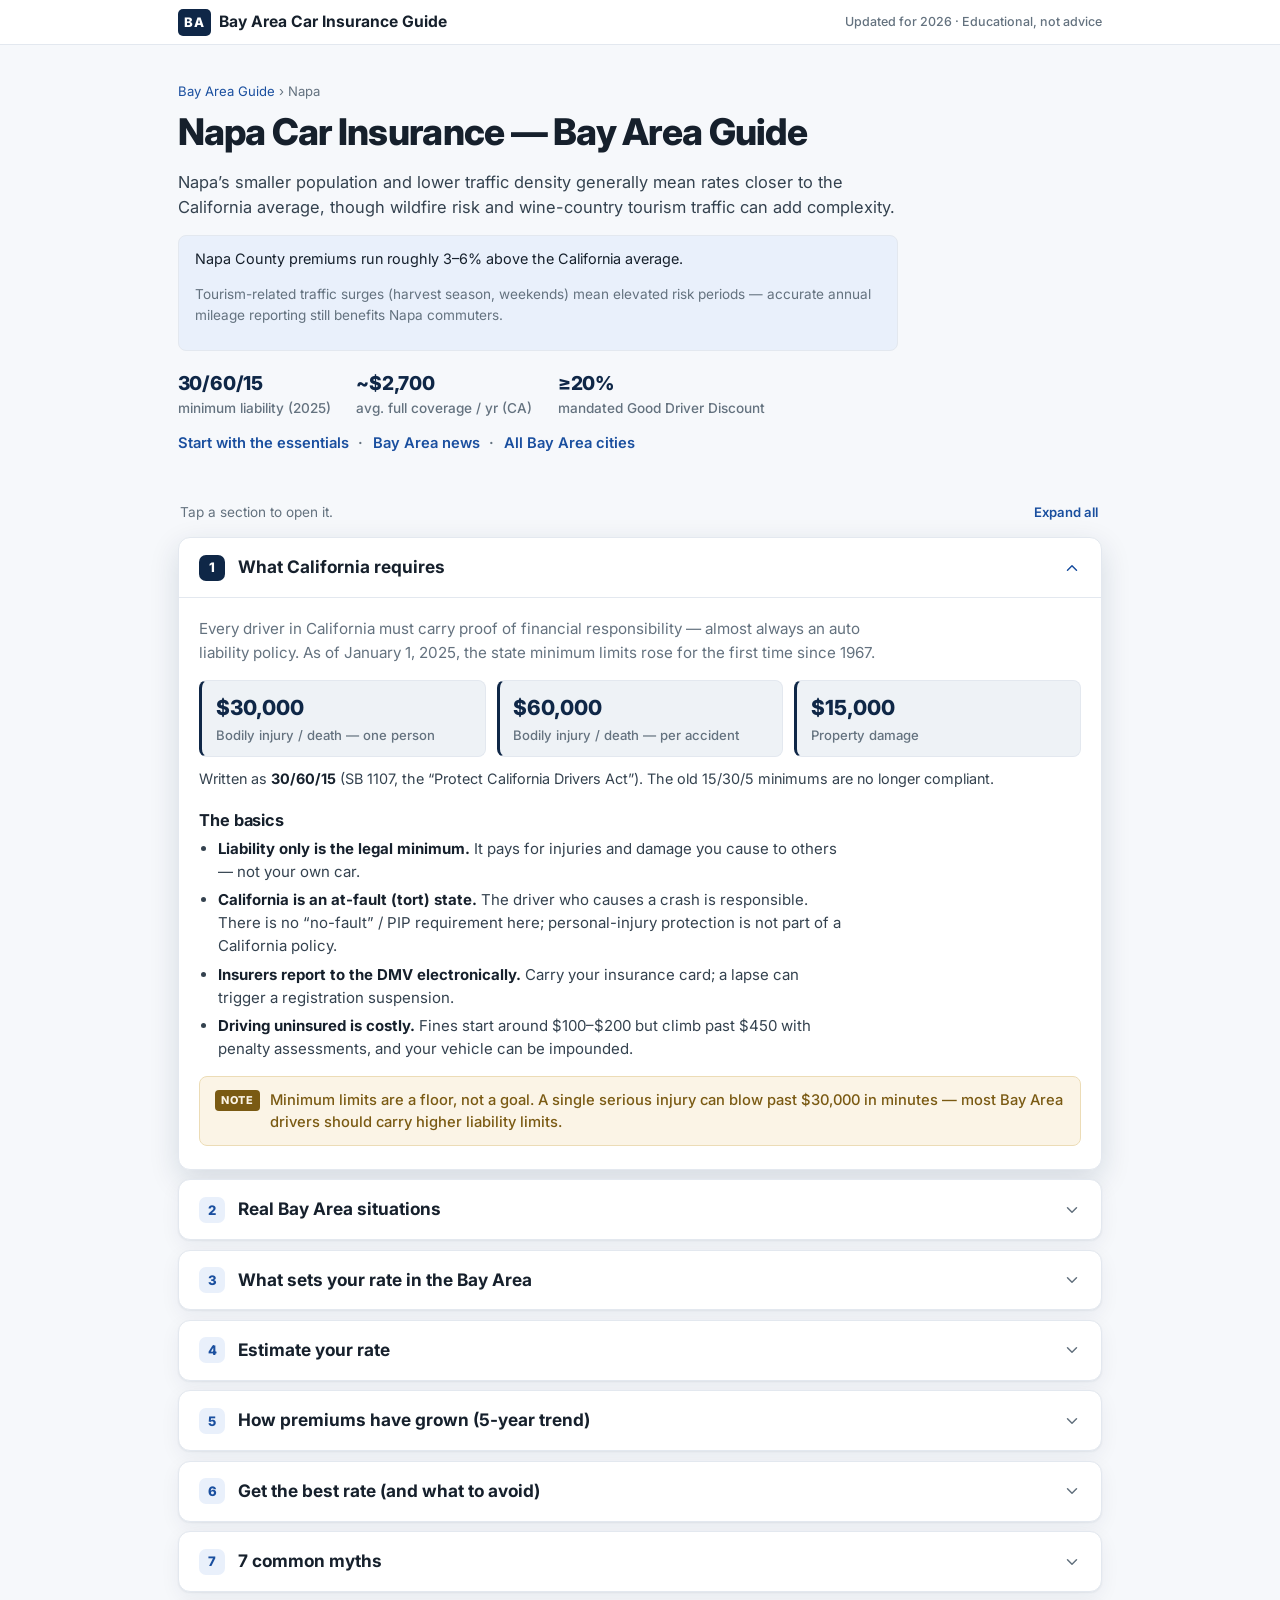
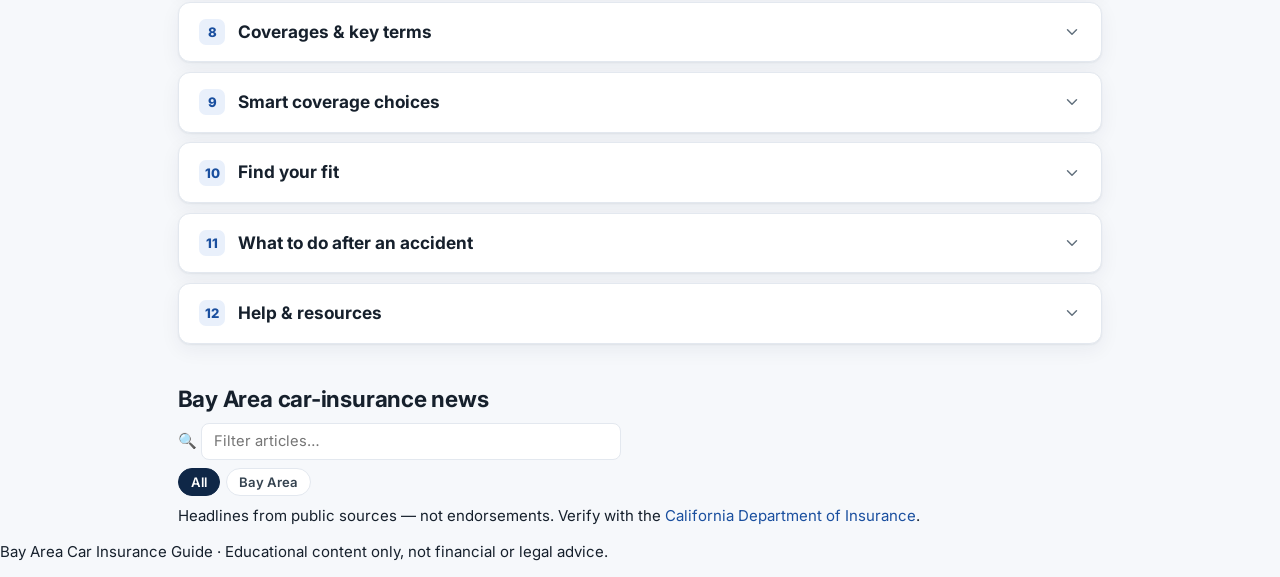
<file: napa/index.html>
<!DOCTYPE html>
<html lang="en">
<head>
  <meta charset="UTF-8" />
  <meta name="viewport" content="width=device-width, initial-scale=1.0" />
  <meta name="theme-color" content="#0f2747" />
  <title>Napa Car Insurance Guide — Bay Area Rates &amp; Coverage</title>
  <meta name="description" content="Napa car insurance: Napa County premiums run roughly 3–6% above the California average. California law — 30/60/15 minimums, Prop 103 rate factors, coverage options, and daily Bay Area news." />
  <link rel="canonical" href="https://700799.github.io/car-insurance/napa/" />
  <meta property="og:title" content="Napa Car Insurance — Bay Area Guide" />
  <meta property="og:description" content="Napa’s smaller population and lower traffic density generally mean rates closer to the California average, though wildfire risk and wine-country tourism traffic can add complexity." />
  <meta property="og:type" content="website" />
  <meta property="og:url" content="https://700799.github.io/car-insurance/napa/" />
  <meta property="og:image" content="https://700799.github.io/car-insurance/assets/og-image.png" />
  <meta name="twitter:card" content="summary_large_image" />
  <meta name="twitter:title" content="Napa Car Insurance — Bay Area Guide" />
  <meta name="twitter:description" content="Napa’s smaller population and lower traffic density generally mean rates closer to the California average, though wildfire risk and wine-country tourism traffic can add complexity." />
  <meta name="twitter:image" content="https://700799.github.io/car-insurance/assets/og-image.png" />
  <!-- JSONLD:START -->
  <script type="application/ld+json">{"@context":"https://schema.org","@type":"Place","name":"Napa, California","geo":{"@type":"GeoCoordinates","latitude":38.2975,"longitude":-122.2869},"address":{"@type":"PostalAddress","addressLocality":"Napa","addressRegion":"CA","addressCountry":"US"},"containedInPlace":{"@type":"AdministrativeArea","name":"Napa County"}}</script>
  <script type="application/ld+json">{"@context":"https://schema.org","@type":"Service","serviceType":"Car insurance guidance","description":"Napa car insurance guide — Bay Area rates, California law, and local coverage tips for Napa County drivers.","areaServed":{"@type":"City","name":"Napa","containedInPlace":{"@type":"AdministrativeArea","name":"Napa County"}},"provider":{"@type":"Organization","name":"Bay Area Car Insurance Guide","url":"https://700799.github.io/car-insurance/"}}</script>
  <script type="application/ld+json">{"@context":"https://schema.org","@type":"BreadcrumbList","itemListElement":[{"@type":"ListItem","position":1,"name":"Bay Area Car Insurance Guide","item":"https://700799.github.io/car-insurance/"},{"@type":"ListItem","position":2,"name":"Napa Car Insurance","item":"https://700799.github.io/car-insurance/napa/"}]}</script>
  <script type="application/ld+json">{"@context":"https://schema.org","@type":"FAQPage","mainEntity":[{"@type":"Question","name":"Red cars cost more to insure.","acceptedAnswer":{"@type":"Answer","text":"Color is not a rating factor anywhere — and California can’t even use it. Insurers rate on make, model, trim, engine, repair cost, and theft rates, never paint color."}},{"@type":"Question","name":"My credit score affects my California rate.","acceptedAnswer":{"@type":"Answer","text":"Not here. California is one of a handful of states (with MA, HI, MI) that bans credit-based insurance scores for auto. Your credit can’t legally raise your premium."}},{"@type":"Question","name":"Men always pay more than women (or vice-versa).","acceptedAnswer":{"@type":"Answer","text":"California banned gender as an auto rating factor in 2019. Two otherwise-identical drivers can’t be priced differently on gender here."}},{"@type":"Question","name":"The state minimum means I’m fully protected.","acceptedAnswer":{"@type":"Answer","text":"30/60/15 is the legal floor, not real protection. A single ER visit or a totaled newer car can exceed it — and you personally owe the rest."}},{"@type":"Question","name":"Older / low-value cars don’t need any coverage.","acceptedAnswer":{"@type":"Answer","text":"You still must carry liability to drive legally in California, even on a $500 beater. You can drop collision/comp on it — but never liability."}},{"@type":"Question","name":"My insurer automatically gives me every discount.","acceptedAnswer":{"@type":"Answer","text":"Often not. The Good Driver Discount is mandated, but good-student, mileage, bundling, and course credits frequently require you to ask and provide proof."}},{"@type":"Question","name":"One ticket or claim ruins my rate forever.","acceptedAnswer":{"@type":"Answer","text":"Surcharges fade over time, and a clean ~3-year record restores the Good Driver Discount. Shopping around after an incident usually finds a better-priced insurer."}},{"@type":"Question","name":"What is the minimum car insurance required in California?","acceptedAnswer":{"@type":"Answer","text":"Since January 1, 2025 California requires 30/60/15 liability limits: $30,000 bodily injury per person, $60,000 per accident, and $15,000 property damage (SB 1107)."}}]}</script>
  <!-- JSONLD:END -->
  <link rel="icon" href="data:image/svg+xml,%3Csvg xmlns='http://www.w3.org/2000/svg' viewBox='0 0 32 32'%3E%3Crect width='32' height='32' rx='6' fill='%230f2747'/%3E%3Ctext x='16' y='22' font-family='Arial' font-size='15' font-weight='bold' fill='%23ffffff' text-anchor='middle'%3EBA%3C/text%3E%3C/svg%3E" />
  <link rel="preconnect" href="https://fonts.googleapis.com" />
  <link rel="preconnect" href="https://fonts.gstatic.com" crossorigin />
  <link href="https://fonts.googleapis.com/css2?family=Inter:wght@400;500;600;700;800&display=swap" rel="stylesheet" />
  <link rel="stylesheet" href="../assets/css/styles.css" />
</head>
<body data-newsbase="..">
  <a class="skip-link" href="#sections">Skip to content</a>
  <header class="masthead">
    <div class="masthead__inner">
      <a class="wordmark" href="https://700799.github.io/car-insurance/">
        <span class="wordmark__mark">BA</span>
        <span class="wordmark__text">Bay Area Car Insurance Guide</span>
      </a>
      <span class="masthead__meta">Updated for 2026 · Educational, not advice</span>
    </div>
  </header>
  <section class="intro" id="top">
    <div class="intro__inner">
      <nav class="breadcrumb" aria-label="Breadcrumb">
        <a href="https://700799.github.io/car-insurance/">Bay Area Guide</a> › <span aria-current="page">Napa</span>
      </nav>
      <h1 class="intro__title">Napa Car Insurance — Bay Area Guide</h1>
      <p class="intro__sub">Napa’s smaller population and lower traffic density generally mean rates closer to the California average, though wildfire risk and wine-country tourism traffic can add complexity.</p>
      <div class="metro-rate-context">
        <p>Napa County premiums run roughly 3–6% above the California average.</p>
        <p class="pr-note">Tourism-related traffic surges (harvest season, weekends) mean elevated risk periods — accurate annual mileage reporting still benefits Napa commuters.</p>
      </div>
      <ul class="intro__facts">
        <li><span class="intro__num">30/60/15</span> minimum liability (2025)</li>
        <li><span class="intro__num">~$2,700</span> avg. full coverage / yr (CA)</li>
        <li><span class="intro__num">≥20%</span> mandated Good Driver Discount</li>
      </ul>
      <p class="intro__links">
        <a href="#essentials">Start with the essentials</a>
        <span aria-hidden="true">·</span>
        <a href="#news">Bay Area news</a>
        <span aria-hidden="true">·</span>
        <a href="https://700799.github.io/car-insurance/">All Bay Area cities</a>
      </p>
    </div>
  </section>
  <main>
    <div id="sections" class="sections">
      <!-- PRERENDER:START -->
<section class="pr-section" id="essentials" aria-labelledby="essentials-h"><h2 id="essentials-h" class="pr-h2"><span class="pr-num">1</span> What California requires</h2><p class="pr-sub">Every driver in California must carry proof of financial responsibility — almost always an auto liability policy. As of January 1, 2025, the state minimum limits rose for the first time since 1967.</p><ul class="pr-mins"><li><strong>$30,000</strong> — Bodily injury / death — one person</li><li><strong>$60,000</strong> — Bodily injury / death — per accident</li><li><strong>$15,000</strong> — Property damage</li></ul><p>Written as 30/60/15 (SB 1107, the “Protect California Drivers Act”). The old 15/30/5 minimums are no longer compliant.</p><div class="pr-prose">
      <h3>The basics</h3>
      <ul>
        <li><strong>Liability only is the legal minimum.</strong> It pays for injuries and damage you cause to others — not your own car.</li>
        <li><strong>California is an at-fault (tort) state.</strong> The driver who causes a crash is responsible. There is no “no-fault” / PIP requirement here; personal-injury protection is not part of a California policy.</li>
        <li><strong>Insurers report to the DMV electronically.</strong> Carry your insurance card; a lapse can trigger a registration suspension.</li>
        <li><strong>Driving uninsured is costly.</strong> Fines start around $100–$200 but climb past $450 with penalty assessments, and your vehicle can be impounded.</li>
      </ul></div><p class="pr-note">Minimum limits are a floor, not a goal. A single serious injury can blow past $30,000 in minutes — most Bay Area drivers should carry higher liability limits.</p></section>
<section class="pr-section" id="situations" aria-labelledby="situations-h"><h2 id="situations-h" class="pr-h2"><span class="pr-num">2</span> Real Bay Area situations</h2><p class="pr-sub">Four situations Bay Area teens and new drivers actually face, and the coverage that mattered.</p><article class="pr-case"><h3>At-fault rear-end, Oakland / I-880</h3><p class="pr-tag">New driver · liability</p><p>A new driver rear-ended an SUV on I-880. The other party’s repairs and a minor injury claim quickly approached the state minimum. With only 30/60/15, there was little room to spare.</p><p><strong>Lesson:</strong> California’s minimums are low. Higher bodily-injury limits (e.g. 100/300) protect your savings if you’re at fault.</p></article><article class="pr-case"><h3>Uninsured driver, San Francisco</h3><p class="pr-tag">Hit by uninsured · UM</p><p>A driver with no insurance ran a light in San Francisco and fled. About one in six California drivers is uninsured, so there was no one to bill. Uninsured-motorist coverage paid the medical bills and repairs.</p><p><strong>Lesson:</strong> California lets you waive uninsured-motorist coverage in writing — don’t. It’s inexpensive and especially valuable in dense Bay Area traffic.</p></article><article class="pr-case"><h3>Teen on the family policy</h3><p class="pr-tag">Teen · discounts</p><p>Instead of a standalone policy (often $7,000+ a year), a 17-year-old was added to a parent’s policy and kept a B average for the good-student discount, cutting the added cost substantially.</p><p><strong>Lesson:</strong> Stay on a parent’s policy and stack the good-student discount. After three clean years, the 20% Good Driver Discount applies.</p></article><article class="pr-case"><h3>Paid-off commuter car</h3><p class="pr-tag">Older car · trade-off</p><p>A 12-year-old car worth about $3,000 still carried collision and comprehensive. The premiums plus the deductible were nearing the car’s value, so the owner dropped them and kept strong liability.</p><p><strong>Lesson:</strong> When collision + comprehensive cost more than ~10% of the car’s value, dropping them often makes sense.</p></article></section>
<section class="pr-section" id="rate" aria-labelledby="rate-h"><h2 id="rate-h" class="pr-h2"><span class="pr-num">3</span> What sets your rate in the Bay Area</h2><p class="pr-sub">California is unusual. Under Proposition 103 (1988), the Department of Insurance must approve rates in advance, and insurers must weight three mandatory factors most heavily — in this order. Bay Area drivers tend to pay above the state average due to higher vehicle density and theft rates, but Prop 103’s protections apply statewide.</p><ul class="pr-stats"><li><strong>~$2,700/yr</strong> Avg. full coverage (2026)</li><li><strong>~$700/yr</strong> Avg. minimum coverage</li><li><strong>40–50%</strong> Rate rise over ~2 years</li><li><strong>≥20%</strong> Mandated Good Driver Discount</li></ul><h3>The three mandatory factors (in order of weight)</h3><ol class="pr-mand"><li><strong>1. Driving safety record.</strong> Accidents and violations carry the most weight. A clean record is the single biggest lever you control.</li><li><strong>2. Annual miles driven.</strong> California explicitly rewards lower mileage. Fewer miles means lower risk and a lower rate.</li><li><strong>3. Years of driving experience.</strong> More experience lowers your rate over time — a major reason new drivers pay the most.</li></ol><h3>What California prohibits</h3><ul><li><strong>Credit score.</strong> Cannot be used for auto insurance in California.</li><li><strong>Gender.</strong> Banned as a rating factor since 2019.</li><li><strong>ZIP code as the primary factor.</strong> Location may be a secondary factor only — it can’t outweigh the three mandatory ones. Bay Area ZIPs often carry higher rates as a secondary factor.</li></ul><p class="pr-note">Rates have climbed sharply (rising repair costs, claims severity, and wildfire-driven losses across the market). Bay Area drivers typically pay 10–30% above the state average depending on city and ZIP. Optional secondary factors insurers may use include vehicle type, marital status, and annual mileage bands — but never credit or gender.</p></section>
<section class="pr-section" id="estimator" aria-labelledby="estimator-h"><h2 id="estimator-h" class="pr-h2"><span class="pr-num">4</span> Estimate your rate</h2><p class="pr-sub">Get a rough sense of your annual premium range. This estimator uses California-average multipliers anchored to 2026 Bay Area rates — it is an illustrative range, not a quote.</p><p>Get a rough sense of your annual premium range. This estimator uses California-average multipliers anchored to 2026 Bay Area rates — it is an illustrative range, not a quote.</p><p>Example: Bay Area average driver, full coverage ($500 ded.), mid-size vehicle, average mileage, clean record — illustrative range <strong>$2,497 – $3,593/yr</strong>.</p><p class="pr-note">Estimate only — not a quote. Actual premiums depend on your specific insurer, vehicle, driving record, and coverage selections. Always compare real quotes from licensed California insurers.</p></section>
<section class="pr-section" id="trends" aria-labelledby="trends-h"><h2 id="trends-h" class="pr-h2"><span class="pr-num">5</span> How premiums have grown (5-year trend)</h2><p class="pr-sub">Average annual full-coverage premium in California and the Bay Area over the past five years. Toggle a profile to see how a driver, vehicle, or violation changes the trajectory. Tap the legend chips to compare.</p><p>Average annual full-coverage premium in California, 2022–2026, by driver profile:</p><ul class="pr-trend"><li><strong>CA average:</strong> $1,900 → $2,719 (Statewide full-coverage average. Up about 43% since 2022 — repair costs, theft, wildfire losses, and the 2025 30/60/15 minimums.)</li><li><strong>Teen / new driver:</strong> $5,035 → $7,205 (16–19 year-olds pay roughly 2.5–3× the average. Staying on a family policy and the good-student discount cut this sharply.)</li><li><strong>After a DUI:</strong> $4,370 → $6,254 (A DUI raises a California premium by roughly 125–175%. It stays on your record 10 years, though rates ease after 3–5.)</li><li><strong>Speeding ticket / 1 point:</strong> $2,584 → $3,698 (One speeding ticket (1 point) adds about 25–44% for ~3 years in California.)</li><li><strong>Luxury / high-value car:</strong> $2,945 → $4,214 (Pricier parts, higher repair and theft costs, and (for EVs) costly battery repair push luxury-vehicle premiums well above average.)</li><li><strong>Strong safety features:</strong> $1,672 → $2,393 (Automatic braking, blind-spot and lane-keep assist, and good crash-test ratings can earn discounts that pull the premium below average.)</li><li><strong>Good Driver (clean 3+ yrs):</strong> $1,520 → $2,175 (California’s mandated Good Driver Discount is at least 20% off — the green-zone everyone should aim for.)</li></ul><p class="pr-note">Illustrative California estimates built from 2026 averages (Bankrate, MoneyGeek, Insurify, The Zebra) and typical CA multipliers. Not quotes.</p></section>
<section class="pr-section" id="bestrate" aria-labelledby="bestrate-h"><h2 id="bestrate-h" class="pr-h2"><span class="pr-num">6</span> Get the best rate (and what to avoid)</h2><p class="pr-sub">How to get the lowest legitimate rate in the Bay Area — built around the way Prop 103 actually prices policies. These are the moves that move the needle, plus the traps that quietly cost you.</p><h3>Do this — the moves that lower your rate</h3><ul><li><strong>Compare at least 3–5 real quotes</strong> California rates for identical coverage can differ by well over 100% between insurers. Comparison shopping is the single biggest lever — re-quote every 1–2 years and after any life change.</li><li><strong>Always claim the Good Driver Discount</strong> Prop 103 guarantees ≥20% off for ~3 years’ clean driving (no more than one point). It’s the law — make sure every quote applies it.</li><li><strong>Report your true (low) mileage</strong> Miles driven is the #2 mandatory factor in California. If you drive less than you used to — remote work, a short commute — update it. Verified-mileage and telematics programs can cut more.</li><li><strong>Raise your deductible to ‘oops’ money</strong> Going from $250 to $1,000 can drop collision/comp 15–30%. Pick the highest deductible you could comfortably pay tomorrow and pocket the savings.</li><li><strong>Right-size coverage to the car</strong> On a paid-off car worth under ~$4k, dropping collision/comprehensive often beats paying for them (the 10% rule). Keep strong liability + UM regardless.</li><li><strong>Stack every discount you qualify for</strong> Bundle auto with renters/home, multi-car, good-student (B average), driver-training, paperless/auto-pay, and defensive-driving course credits. Ask explicitly — they aren’t always automatic.</li><li><strong>Keep continuous coverage</strong> Even one lapse raises your rate and can suspend your registration. If you sell a car, keep a non-owner policy or transfer coverage rather than going bare.</li><li><strong>Pay in full and go paperless</strong> Many California insurers offer a paid-in-full discount and small e-billing credits. If you pay monthly, compare the installment fees.</li></ul><h3>Avoid this — the quiet money-wasters</h3><ul><li><strong>Auto-renewing for years</strong> ‘Loyalty’ often means price creep. Insurers bank on inertia — the renewal quote is rarely your best quote.</li><li><strong>Buying only the state minimum by default</strong> 30/60/15 is cheap but thin; one serious injury blows past it and you pay the rest. Don’t confuse ‘cheapest premium’ with ‘best value’.</li><li><strong>Waiving uninsured-motorist coverage</strong> California lets you reject UM/UIM in writing. Don’t — roughly 1 in 6 California drivers is uninsured, and UM is inexpensive.</li><li><strong>Letting a small claim raise your rate</strong> Filing a claim that’s barely above your deductible can cost you more in surcharges than it pays. For minor damage, get an estimate first.</li><li><strong>Guessing your mileage too high</strong> Overstating annual miles inflates your premium under California’s rules. Use your real odometer trend.</li><li><strong>Ignoring the car you buy</strong> Insurance cost varies hugely by model (repair cost, theft rates, EV battery repair). Get a quote before you buy the car, not after.</li></ul><p class="pr-note">What you can’t be charged for in California: your credit score and your gender — both are banned. Be skeptical of any ‘tip’ or quote that leans on those.</p></section>
<section class="pr-section" id="myths" aria-labelledby="myths-h"><h2 id="myths-h" class="pr-h2"><span class="pr-num">7</span> 7 common myths</h2><p class="pr-sub">Misconceptions cost Bay Area drivers real money. Here are seven of the most common — and the truth, with the California angle.</p><div class="pr-myth"><h3>Myth: Red cars cost more to insure.</h3><p><strong>Truth:</strong> Color is not a rating factor anywhere — and California can’t even use it. Insurers rate on make, model, trim, engine, repair cost, and theft rates, never paint color.</p></div><div class="pr-myth"><h3>Myth: My credit score affects my California rate.</h3><p><strong>Truth:</strong> Not here. California is one of a handful of states (with MA, HI, MI) that bans credit-based insurance scores for auto. Your credit can’t legally raise your premium.</p></div><div class="pr-myth"><h3>Myth: Men always pay more than women (or vice-versa).</h3><p><strong>Truth:</strong> California banned gender as an auto rating factor in 2019. Two otherwise-identical drivers can’t be priced differently on gender here.</p></div><div class="pr-myth"><h3>Myth: The state minimum means I’m fully protected.</h3><p><strong>Truth:</strong> 30/60/15 is the legal floor, not real protection. A single ER visit or a totaled newer car can exceed it — and you personally owe the rest.</p></div><div class="pr-myth"><h3>Myth: Older / low-value cars don’t need any coverage.</h3><p><strong>Truth:</strong> You still must carry liability to drive legally in California, even on a $500 beater. You can drop collision/comp on it — but never liability.</p></div><div class="pr-myth"><h3>Myth: My insurer automatically gives me every discount.</h3><p><strong>Truth:</strong> Often not. The Good Driver Discount is mandated, but good-student, mileage, bundling, and course credits frequently require you to ask and provide proof.</p></div><div class="pr-myth"><h3>Myth: One ticket or claim ruins my rate forever.</h3><p><strong>Truth:</strong> Surcharges fade over time, and a clean ~3-year record restores the Good Driver Discount. Shopping around after an incident usually finds a better-priced insurer.</p></div></section>
<section class="pr-section" id="coverages" aria-labelledby="coverages-h"><h2 id="coverages-h" class="pr-h2"><span class="pr-num">8</span> Coverages &amp; key terms</h2><p class="pr-sub">The coverages on a California policy, in plain terms. The note on each is the California-specific point to remember. Bay Area drivers should pay particular attention to comprehensive (theft is elevated in many cities) and UM/UIM.</p><dl class="pr-terms"><dt>Bodily Injury &amp; Property Damage liability</dt><dd>Pays for injuries and property you cause others. The required 30/60/15 limits are the minimum. <em>California: Required statewide. Most drivers should buy more than the minimum.</em></dd><dt>Collision</dt><dd>Repairs or replaces your own car after a crash, regardless of fault. <em>California: Optional, but required by lenders. Weigh it against your car’s value.</em></dd><dt>Comprehensive</dt><dd>Covers your car for theft, vandalism, fire, falling objects, and weather. <em>California: Worth more in Bay Area cities (theft) and wildfire/storm-exposed areas.</em></dd><dt>Uninsured / Underinsured Motorist (UM/UIM)</dt><dd>Pays your bills when an at-fault driver has no insurance or too little — including hit-and-runs. <em>California: Insurers must offer it; you can reject it only in writing. With ~1 in 6 drivers uninsured, keep it.</em></dd><dt>Medical Payments (MedPay)</dt><dd>Covers medical bills for you and your passengers regardless of fault. <em>California: Optional. California has no no-fault/PIP, so MedPay is the main first-party medical add-on.</em></dd><dt>GAP</dt><dd>If a financed car is totaled, pays the difference between the loan balance and the car’s value. <em>California: Useful on new, financed, or leased cars that depreciate quickly.</em></dd><dt>Deductible</dt><dd>What you pay out of pocket on a collision or comprehensive claim before coverage applies. <em>California: A higher deductible lowers your premium — pick an amount you could pay today.</em></dd><dt>Good Driver Discount</dt><dd>A California-mandated discount of at least 20% for qualifying drivers. <em>California: Requires ~3 years’ experience and a clean record (no more than one point).</em></dd></dl></section>
<section class="pr-section" id="choices" aria-labelledby="choices-h"><h2 id="choices-h" class="pr-h2"><span class="pr-num">9</span> Smart coverage choices</h2><p class="pr-sub">Coverage is a balance between premium and risk. Here is how the main trade-offs play out in California.</p><h3>Choosing a deductible</h3><table class="pr-table"><thead><tr><th>Deductible</th><th>Collision + comp premium</th><th>You pay per claim</th></tr></thead><tbody><tr><td>$250</td><td>Highest</td><td>$250</td></tr><tr><td>$500</td><td>Baseline</td><td>$500</td></tr><tr><td>$1,000</td><td>~15–25% lower</td><td>$1,000</td></tr><tr><td>$2,000</td><td>~30–40% lower</td><td>$2,000</td></tr></tbody></table><p class="pr-note">Illustrative. Raising your deductible lowers the premium but increases what you pay after a claim.</p><h3>Rules of thumb</h3><ul><li><strong>Buy more than 30/60/15.</strong> State minimums are low. If you have any assets, 100/300/100 bodily-injury limits are a common, affordable step up.</li><li><strong>Keep uninsured-motorist coverage.</strong> California lets you waive it in writing, but with so many uninsured drivers it’s one of the best values on the policy.</li><li><strong>Use the 10% rule on older cars.</strong> If collision + comprehensive plus the deductible exceed ~10% of the car’s value, consider dropping them.</li><li><strong>Lean on California’s mileage factor.</strong> Because miles driven is a mandatory factor, low-mileage and verified-mileage programs can meaningfully cut your rate.</li><li><strong>Earn and keep the Good Driver Discount.</strong> Three clean years and you qualify for at least 20% off — protect it.</li><li><strong>Re-shop after any rate hike.</strong> Approved rate changes vary by insurer. The same coverage can differ by hundreds of dollars a year.</li></ul></section>
<section class="pr-section" id="profiles" aria-labelledby="profiles-h"><h2 id="profiles-h" class="pr-h2"><span class="pr-num">10</span> Find your fit</h2><p class="pr-sub">Pick the driver closest to you to see three coverage options, the recommended choice, and a deductible — all framed for Bay Area California drivers. Then build your own below.</p><article class="pr-profile"><h3>Low-mileage, experienced</h3><p class="pr-tag">Clean record · few miles · older paid-off car</p><p>10+ years’ experience · Low annual mileage · Owns an older car outright · Qualifies for Good Driver Discount</p><p><strong>Recommended:</strong> Liability at 100/300/100 + UM/UIM; skip collision/comp on a low-value car.</p><ul><li><strong>Deductible:</strong> N/A (collision dropped); comprehensive only if car still worth ~$4k+, then $1,000</li><li><strong>Liability:</strong> 100/300/100</li><li><strong>Add-ons:</strong> UM/UIM · Low-mileage program · Good Driver Discount</li></ul><p>Low mileage and a clean record are exactly what California rewards. Put the savings into stronger liability and keep UM rather than insuring a low-value car.</p></article><article class="pr-profile"><h3>Bay Area / SF city driver</h3><p class="pr-tag">Urban Bay Area · street parking · newer car</p><p>Dense urban Bay Area ZIP · Higher theft/vandalism risk · Car is 0–6 years old · More miles in Bay Area traffic</p><p><strong>Recommended:</strong> Full coverage (liability + collision + comprehensive) + UM/UIM.</p><ul><li><strong>Deductible:</strong> $500</li><li><strong>Liability:</strong> 100/300/100</li><li><strong>Add-ons:</strong> Comprehensive · UM/UIM · Anti-theft / secured-parking discount</li></ul><p>SF, Oakland, and San Jose rank among California’s most expensive areas for auto insurance, with real theft and crash exposure. Comprehensive matters; a garage, alarm, or BART commute can help offset the elevated Bay Area cost.</p></article><article class="pr-profile"><h3>New teen driver</h3><p class="pr-tag">16–18 · on the family policy</p><p>Newly licensed · Highest crash risk · Eligible for good-student discount · Gender can’t raise the rate in CA</p><p><strong>Recommended:</strong> Add the teen to a parent’s policy with full coverage.</p><ul><li><strong>Deductible:</strong> $500</li><li><strong>Liability:</strong> 100/300/100 to protect family assets</li><li><strong>Add-ons:</strong> Good-student discount · Driver-training course · Assign teen to the cheapest car</li></ul><p>A standalone teen policy is far costlier than being added to the family policy. Because California bans gender as a factor, young men in particular fare better here than in most states. The 20% Good Driver Discount arrives after three clean years.</p></article><article class="pr-profile"><h3>New or financed car</h3><p class="pr-tag">Loan or lease · depreciates fast</p><p>Has a loan or lease · Lender requires coverage · Car loses value quickly · Wants it protected</p><p><strong>Recommended:</strong> Full coverage (required by the lender).</p><ul><li><strong>Deductible:</strong> $500</li><li><strong>Liability:</strong> 100/300/100</li><li><strong>Add-ons:</strong> GAP insurance · New-car replacement if offered</li></ul><p>Lenders require full coverage, and a new car can be worth less than you owe early on — GAP bridges that. The state minimum 30/60/15 is too thin for a driver with assets and a loan.</p></article><article class="pr-profile"><h3>Tight budget, older car</h3><p class="pr-tag">Cheap car · keep it legal &amp; cheap</p><p>Car worth under ~$4k · Owns it outright · Tight monthly budget · Could absorb losing the car</p><p><strong>Recommended:</strong> Liability only — drop collision &amp; comprehensive.</p><ul><li><strong>Deductible:</strong> High ($1,000+), or self-insure the car</li><li><strong>Liability:</strong> At least 30/60/15; step up if you have assets</li><li><strong>Add-ons:</strong> UM/UIM if affordable · Check the California Low Cost Auto (CLCA) program</li></ul><p>On a sub-$4k car, paying for collision/comp rarely pays off. Keep liability legal, add cheap UM, and if your income qualifies, the state CLCA program may beat any standard quote.</p></article><article class="pr-profile"><h3>Income-eligible driver</h3><p class="pr-tag">Good record · lower income · car ≤ $25k</p><p>Household income within program limits · Valid California license, 16+ · Good driving record · Vehicle valued ≤ $25,000</p><p><strong>Recommended:</strong> California Low Cost Automobile (CLCA) liability policy.</p><ul><li><strong>Deductible:</strong> N/A (liability program)</li><li><strong>Liability:</strong> Program limits (lower than standard, but legally compliant)</li><li><strong>Add-ons:</strong> Optional UM/UIM · Optional MedPay</li></ul><p>CLCA (mylowcostauto.com) is a state program for income-eligible good drivers. Typical premiums run a few hundred dollars a year — often the cheapest legal option for those who qualify.</p></article></section>
<section class="pr-section" id="accident" aria-labelledby="accident-h"><h2 id="accident-h" class="pr-h2"><span class="pr-num">11</span> What to do after an accident</h2><p class="pr-sub">If you’re in a crash in California, what you do in the first minutes and days matters — for safety, for the law, and for your claim. Here’s exactly what to do.</p><h3>Step by step</h3><ol class="pr-steps"><li><strong>Stop and stay safe.</strong> Never leave the scene — leaving an injury crash is a felony in California. If the cars are drivable and it’s safe, move them out of traffic and turn on hazards. Check everyone for injuries.</li><li><strong>Call 911 if anyone’s hurt or roads are blocked.</strong> Get medical help and police on scene for any injury, death, or major damage. A police report is invaluable for your claim even when officers don’t always respond to minor fender-benders.</li><li><strong>Exchange information.</strong> Get the other driver’s name, phone, address, driver’s license number, license plate, and insurance company + policy number. Note the car’s make/model/color.</li><li><strong>Document everything.</strong> Photograph all vehicles, damage, positions, skid marks, street signs, and the overall scene. Get names and numbers of any witnesses. Write down the time, location, and what happened while it’s fresh.</li><li><strong>Don’t admit fault or over-share.</strong> Be polite but don’t say ‘it was my fault’ or speculate — fault is for the insurers and, in California’s at-fault system, can be shared. Stick to facts when speaking with the other driver or police.</li><li><strong>Report it to your insurer promptly.</strong> Call your own insurer (or use its app) as soon as you safely can, even if you weren’t at fault. Prompt notice is usually required by your policy. Give facts; let them handle liability.</li><li><strong>Get medical attention — and keep records.</strong> See a doctor even if you feel fine; some injuries surface later. Keep all bills and records. In California, MedPay (if you bought it) helps regardless of fault, since the state has no PIP.</li><li><strong>Know the California reporting rules.</strong> You must file form SR-1 with the DMV within 10 days if anyone is injured/killed or property damage exceeds $1,000 (nearly every crash). This is separate from any police or insurance report.</li></ol><h3>Don't</h3><ul><li>Don’t leave the scene — it can turn a fender-bender into a crime.</li><li>Don’t admit fault or apologize in a way that assigns blame.</li><li>Don’t accept cash to ‘skip insurance’ — hidden injuries and damage can cost you later.</li><li>Don’t sign anything from the other driver or a non-police party at the scene.</li><li>Don’t forget the SR-1 — the DMV deadline is 10 days and missing it can suspend your license.</li></ul><h3>Keep in your glovebox</h3><ul><li>Insurance card (in the glovebox + a photo on your phone)</li><li>Driver’s license &amp; registration</li><li>Phone for photos and calls</li><li>Pen &amp; paper or a notes app</li><li>Emergency contacts</li><li>Roadside/tow number</li></ul></section>
<section class="pr-section" id="resources" aria-labelledby="resources-h"><h2 id="resources-h" class="pr-h2"><span class="pr-num">12</span> Help &amp; resources</h2><p class="pr-sub">Official California programs and Bay Area resources. These are the places to verify requirements, find low-cost options, and get local assistance.</p><ul class="pr-res"><li><strong>California Department of Insurance</strong> — Regulator under Prop 103. Compare rates, check a company or agent’s license, and file a complaint. Consumer hotline 1-800-927-4357. <a href="https://www.insurance.ca.gov/01-consumers/105-type/95-guides/01-auto/" target="_blank" rel="noopener noreferrer">insurance.ca.gov</a></li><li><strong>California Low Cost Auto (CLCA)</strong> — State program providing affordable liability insurance to income-eligible good drivers with a vehicle valued at $25,000 or less. <a href="https://www.mylowcostauto.com/" target="_blank" rel="noopener noreferrer">mylowcostauto.com</a></li><li><strong>Good Driver Discount</strong> — Prop 103 guarantees at least 20% off for drivers with ~3 years’ experience and a clean record. Ask every insurer if you qualify. <a href="https://www.insurance.ca.gov/01-consumers/105-type/95-guides/01-auto/prop103.cfm" target="_blank" rel="noopener noreferrer">Prop 103 guide</a></li><li><strong>California DMV — insurance requirements</strong> — Proof-of-insurance rules, electronic reporting, and what happens to your registration if coverage lapses. <a href="https://www.dmv.ca.gov/portal/vehicle-registration/insurance-requirements/" target="_blank" rel="noopener noreferrer">dmv.ca.gov</a></li><li><strong>Consumer Watchdog</strong> — The nonprofit behind Prop 103. Tracks rate filings and challenges increases on behalf of California drivers. <a href="https://consumerwatchdog.org/insurance/proposition-103/" target="_blank" rel="noopener noreferrer">consumerwatchdog.org</a></li><li><strong>Bay Area DMV field offices</strong> — Find your nearest Bay Area DMV office for registration, license, and SR-1 filing. Locations in SF, Oakland, San Jose, and across all nine counties. <a href="https://www.dmv.ca.gov/portal/dmv-offices/" target="_blank" rel="noopener noreferrer">dmv.ca.gov/offices</a></li></ul></section>
      <!-- PRERENDER:END -->
    </div>
    <section class="news" id="news" aria-labelledby="news-h">
      <div class="news__inner">
        <div class="news__head">
          <h2 id="news-h" class="news__title">Bay Area car-insurance news</h2>
          <span id="newsUpdated" class="news__updated"></span>
        </div>
        <label class="news__search-wrap" for="newsSearch">
          <span class="news__search-icon" aria-hidden="true">🔍</span>
          <input id="newsSearch" class="news__search" type="search" placeholder="Filter articles…" aria-label="Filter news articles" />
        </label>
        <div id="newsChips" class="news__chips">
          <button class="chip is-active" data-region="" type="button">All</button>
          <button class="chip" data-region="bayarea" type="button">Bay Area</button>
        </div>
        <p id="newsCount" class="news__count"></p>
        <div id="newsGrid" class="news__grid"></div>
        <button id="newsMoreBtn" class="news__more" type="button" hidden>Load more</button>
        <p class="news__disc">Headlines from public sources — not endorsements. Verify with the <a href="https://www.insurance.ca.gov/" target="_blank" rel="noopener noreferrer">California Department of Insurance</a>.</p>
      </div>
    </section>
  </main>
  <footer class="foot">
    <p>Bay Area Car Insurance Guide · Educational content only, not financial or legal advice.</p>
    <p><small id="footerUpdated"></small></p>
  </footer>
  <nav class="floatmenu" id="floatmenu" aria-label="Jump to section"></nav>
  <script>window.ANALYTICS = null;</script>
  <script src="../assets/js/content.js"></script>
  <script src="../assets/js/partners.js"></script>
  <script src="../assets/js/app.js"></script>
</body>
</html>
</file>
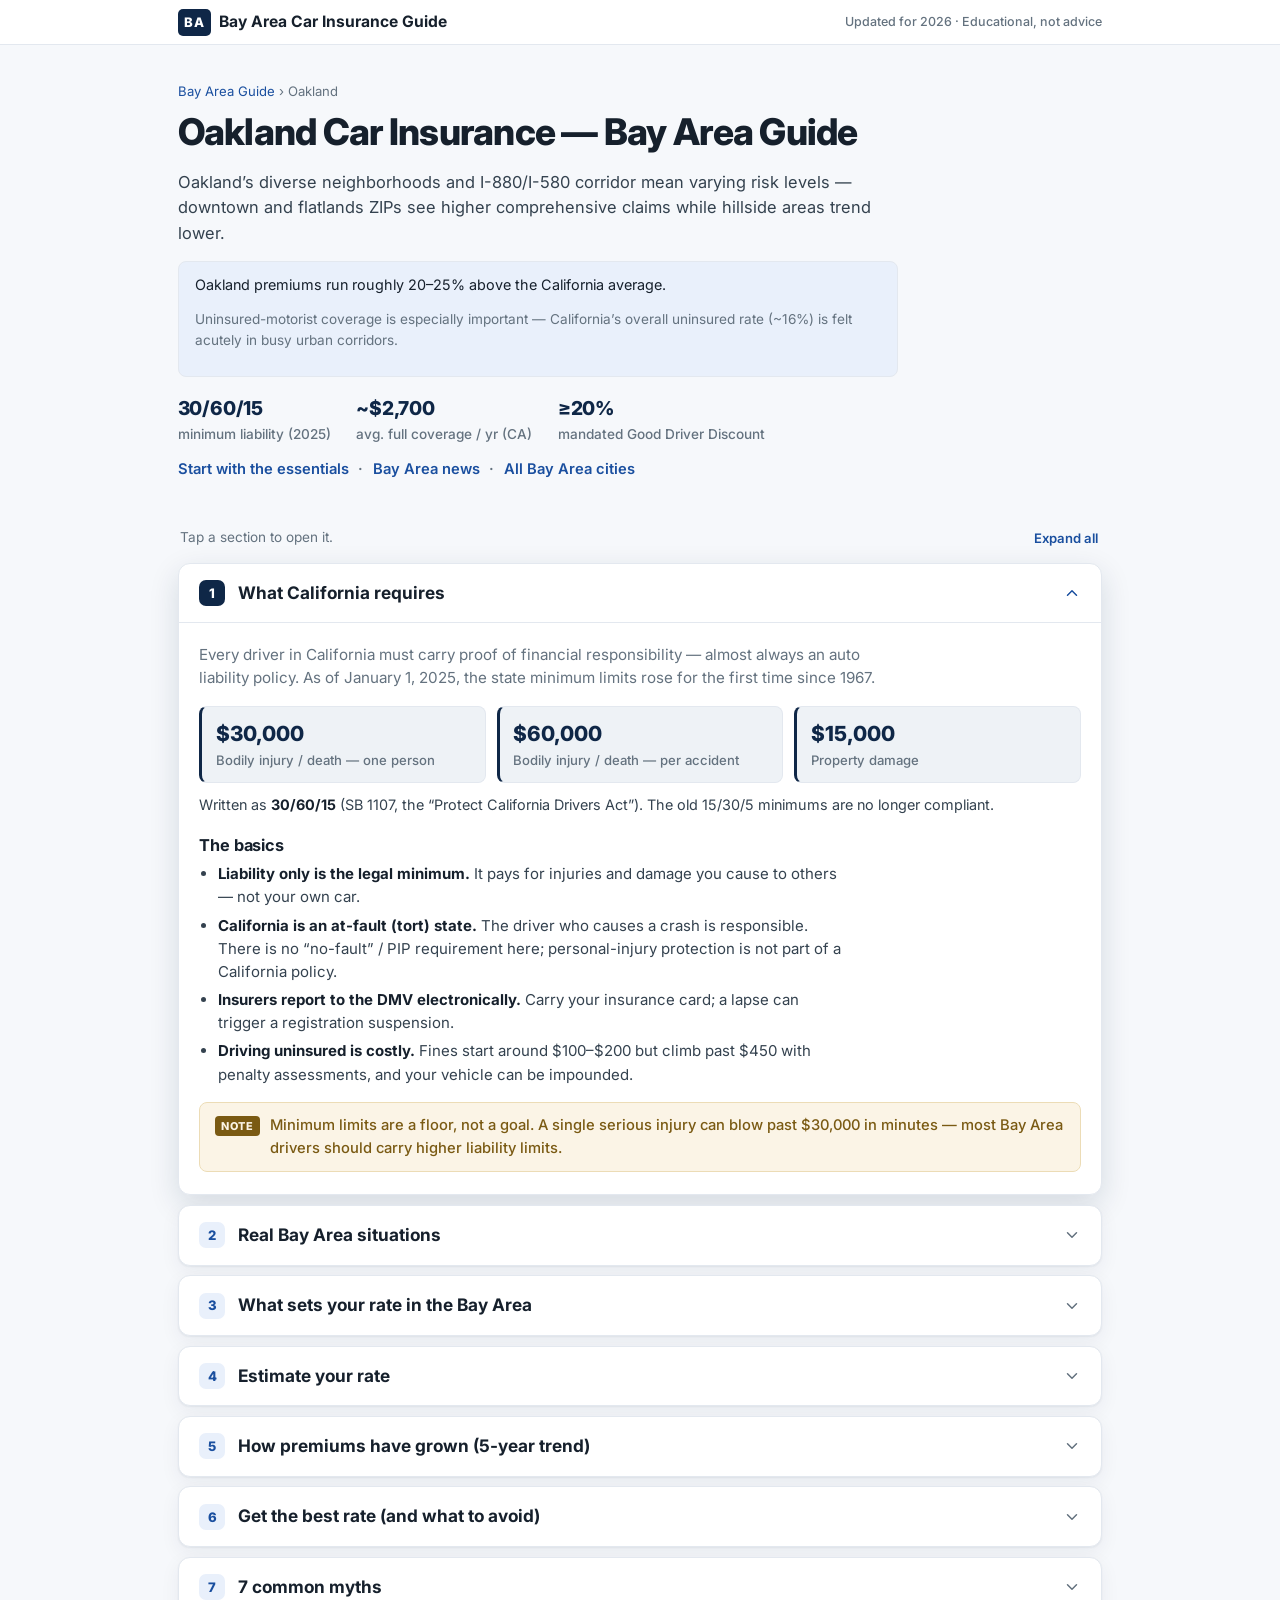
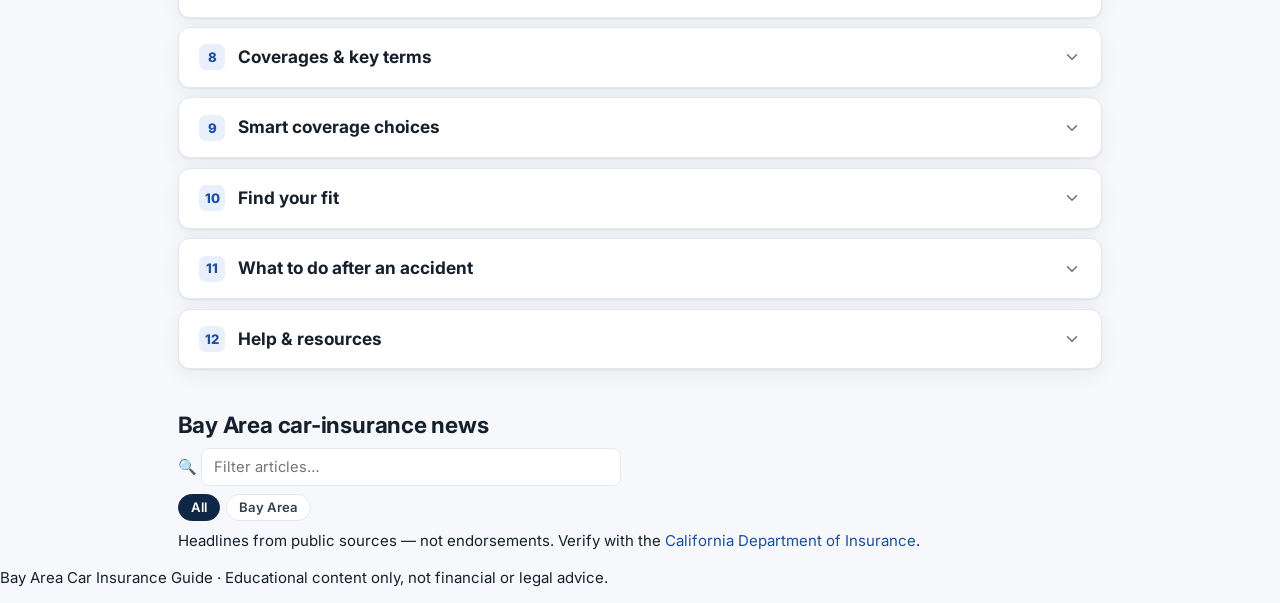
<file: oakland/index.html>
<!DOCTYPE html>
<html lang="en">
<head>
  <meta charset="UTF-8" />
  <meta name="viewport" content="width=device-width, initial-scale=1.0" />
  <meta name="theme-color" content="#0f2747" />
  <title>Oakland Car Insurance Guide — Bay Area Rates &amp; Coverage</title>
  <meta name="description" content="Oakland car insurance: Oakland premiums run roughly 20–25% above the California average. California law — 30/60/15 minimums, Prop 103 rate factors, coverage options, and daily Bay Area news." />
  <link rel="canonical" href="https://700799.github.io/car-insurance/oakland/" />
  <meta property="og:title" content="Oakland Car Insurance — Bay Area Guide" />
  <meta property="og:description" content="Oakland’s diverse neighborhoods and I-880/I-580 corridor mean varying risk levels — downtown and flatlands ZIPs see higher comprehensive claims while hillside areas trend lower." />
  <meta property="og:type" content="website" />
  <meta property="og:url" content="https://700799.github.io/car-insurance/oakland/" />
  <meta property="og:image" content="https://700799.github.io/car-insurance/assets/og-image.png" />
  <meta name="twitter:card" content="summary_large_image" />
  <meta name="twitter:title" content="Oakland Car Insurance — Bay Area Guide" />
  <meta name="twitter:description" content="Oakland’s diverse neighborhoods and I-880/I-580 corridor mean varying risk levels — downtown and flatlands ZIPs see higher comprehensive claims while hillside areas trend lower." />
  <meta name="twitter:image" content="https://700799.github.io/car-insurance/assets/og-image.png" />
  <!-- JSONLD:START -->
  <script type="application/ld+json">{"@context":"https://schema.org","@type":"Place","name":"Oakland, California","geo":{"@type":"GeoCoordinates","latitude":37.8044,"longitude":-122.2712},"address":{"@type":"PostalAddress","addressLocality":"Oakland","addressRegion":"CA","addressCountry":"US"},"containedInPlace":{"@type":"AdministrativeArea","name":"Alameda County"}}</script>
  <script type="application/ld+json">{"@context":"https://schema.org","@type":"Service","serviceType":"Car insurance guidance","description":"Oakland car insurance guide — Bay Area rates, California law, and local coverage tips for Alameda County drivers.","areaServed":{"@type":"City","name":"Oakland","containedInPlace":{"@type":"AdministrativeArea","name":"Alameda County"}},"provider":{"@type":"Organization","name":"Bay Area Car Insurance Guide","url":"https://700799.github.io/car-insurance/"}}</script>
  <script type="application/ld+json">{"@context":"https://schema.org","@type":"BreadcrumbList","itemListElement":[{"@type":"ListItem","position":1,"name":"Bay Area Car Insurance Guide","item":"https://700799.github.io/car-insurance/"},{"@type":"ListItem","position":2,"name":"Oakland Car Insurance","item":"https://700799.github.io/car-insurance/oakland/"}]}</script>
  <script type="application/ld+json">{"@context":"https://schema.org","@type":"FAQPage","mainEntity":[{"@type":"Question","name":"Red cars cost more to insure.","acceptedAnswer":{"@type":"Answer","text":"Color is not a rating factor anywhere — and California can’t even use it. Insurers rate on make, model, trim, engine, repair cost, and theft rates, never paint color."}},{"@type":"Question","name":"My credit score affects my California rate.","acceptedAnswer":{"@type":"Answer","text":"Not here. California is one of a handful of states (with MA, HI, MI) that bans credit-based insurance scores for auto. Your credit can’t legally raise your premium."}},{"@type":"Question","name":"Men always pay more than women (or vice-versa).","acceptedAnswer":{"@type":"Answer","text":"California banned gender as an auto rating factor in 2019. Two otherwise-identical drivers can’t be priced differently on gender here."}},{"@type":"Question","name":"The state minimum means I’m fully protected.","acceptedAnswer":{"@type":"Answer","text":"30/60/15 is the legal floor, not real protection. A single ER visit or a totaled newer car can exceed it — and you personally owe the rest."}},{"@type":"Question","name":"Older / low-value cars don’t need any coverage.","acceptedAnswer":{"@type":"Answer","text":"You still must carry liability to drive legally in California, even on a $500 beater. You can drop collision/comp on it — but never liability."}},{"@type":"Question","name":"My insurer automatically gives me every discount.","acceptedAnswer":{"@type":"Answer","text":"Often not. The Good Driver Discount is mandated, but good-student, mileage, bundling, and course credits frequently require you to ask and provide proof."}},{"@type":"Question","name":"One ticket or claim ruins my rate forever.","acceptedAnswer":{"@type":"Answer","text":"Surcharges fade over time, and a clean ~3-year record restores the Good Driver Discount. Shopping around after an incident usually finds a better-priced insurer."}},{"@type":"Question","name":"What is the minimum car insurance required in California?","acceptedAnswer":{"@type":"Answer","text":"Since January 1, 2025 California requires 30/60/15 liability limits: $30,000 bodily injury per person, $60,000 per accident, and $15,000 property damage (SB 1107)."}}]}</script>
  <!-- JSONLD:END -->
  <link rel="icon" href="data:image/svg+xml,%3Csvg xmlns='http://www.w3.org/2000/svg' viewBox='0 0 32 32'%3E%3Crect width='32' height='32' rx='6' fill='%230f2747'/%3E%3Ctext x='16' y='22' font-family='Arial' font-size='15' font-weight='bold' fill='%23ffffff' text-anchor='middle'%3EBA%3C/text%3E%3C/svg%3E" />
  <link rel="preconnect" href="https://fonts.googleapis.com" />
  <link rel="preconnect" href="https://fonts.gstatic.com" crossorigin />
  <link href="https://fonts.googleapis.com/css2?family=Inter:wght@400;500;600;700;800&display=swap" rel="stylesheet" />
  <link rel="stylesheet" href="../assets/css/styles.css" />
</head>
<body data-newsbase="..">
  <a class="skip-link" href="#sections">Skip to content</a>
  <header class="masthead">
    <div class="masthead__inner">
      <a class="wordmark" href="https://700799.github.io/car-insurance/">
        <span class="wordmark__mark">BA</span>
        <span class="wordmark__text">Bay Area Car Insurance Guide</span>
      </a>
      <span class="masthead__meta">Updated for 2026 · Educational, not advice</span>
    </div>
  </header>
  <section class="intro" id="top">
    <div class="intro__inner">
      <nav class="breadcrumb" aria-label="Breadcrumb">
        <a href="https://700799.github.io/car-insurance/">Bay Area Guide</a> › <span aria-current="page">Oakland</span>
      </nav>
      <h1 class="intro__title">Oakland Car Insurance — Bay Area Guide</h1>
      <p class="intro__sub">Oakland’s diverse neighborhoods and I-880/I-580 corridor mean varying risk levels — downtown and flatlands ZIPs see higher comprehensive claims while hillside areas trend lower.</p>
      <div class="metro-rate-context">
        <p>Oakland premiums run roughly 20–25% above the California average.</p>
        <p class="pr-note">Uninsured-motorist coverage is especially important — California’s overall uninsured rate (~16%) is felt acutely in busy urban corridors.</p>
      </div>
      <ul class="intro__facts">
        <li><span class="intro__num">30/60/15</span> minimum liability (2025)</li>
        <li><span class="intro__num">~$2,700</span> avg. full coverage / yr (CA)</li>
        <li><span class="intro__num">≥20%</span> mandated Good Driver Discount</li>
      </ul>
      <p class="intro__links">
        <a href="#essentials">Start with the essentials</a>
        <span aria-hidden="true">·</span>
        <a href="#news">Bay Area news</a>
        <span aria-hidden="true">·</span>
        <a href="https://700799.github.io/car-insurance/">All Bay Area cities</a>
      </p>
    </div>
  </section>
  <main>
    <div id="sections" class="sections">
      <!-- PRERENDER:START -->
<section class="pr-section" id="essentials" aria-labelledby="essentials-h"><h2 id="essentials-h" class="pr-h2"><span class="pr-num">1</span> What California requires</h2><p class="pr-sub">Every driver in California must carry proof of financial responsibility — almost always an auto liability policy. As of January 1, 2025, the state minimum limits rose for the first time since 1967.</p><ul class="pr-mins"><li><strong>$30,000</strong> — Bodily injury / death — one person</li><li><strong>$60,000</strong> — Bodily injury / death — per accident</li><li><strong>$15,000</strong> — Property damage</li></ul><p>Written as 30/60/15 (SB 1107, the “Protect California Drivers Act”). The old 15/30/5 minimums are no longer compliant.</p><div class="pr-prose">
      <h3>The basics</h3>
      <ul>
        <li><strong>Liability only is the legal minimum.</strong> It pays for injuries and damage you cause to others — not your own car.</li>
        <li><strong>California is an at-fault (tort) state.</strong> The driver who causes a crash is responsible. There is no “no-fault” / PIP requirement here; personal-injury protection is not part of a California policy.</li>
        <li><strong>Insurers report to the DMV electronically.</strong> Carry your insurance card; a lapse can trigger a registration suspension.</li>
        <li><strong>Driving uninsured is costly.</strong> Fines start around $100–$200 but climb past $450 with penalty assessments, and your vehicle can be impounded.</li>
      </ul></div><p class="pr-note">Minimum limits are a floor, not a goal. A single serious injury can blow past $30,000 in minutes — most Bay Area drivers should carry higher liability limits.</p></section>
<section class="pr-section" id="situations" aria-labelledby="situations-h"><h2 id="situations-h" class="pr-h2"><span class="pr-num">2</span> Real Bay Area situations</h2><p class="pr-sub">Four situations Bay Area teens and new drivers actually face, and the coverage that mattered.</p><article class="pr-case"><h3>At-fault rear-end, Oakland / I-880</h3><p class="pr-tag">New driver · liability</p><p>A new driver rear-ended an SUV on I-880. The other party’s repairs and a minor injury claim quickly approached the state minimum. With only 30/60/15, there was little room to spare.</p><p><strong>Lesson:</strong> California’s minimums are low. Higher bodily-injury limits (e.g. 100/300) protect your savings if you’re at fault.</p></article><article class="pr-case"><h3>Uninsured driver, San Francisco</h3><p class="pr-tag">Hit by uninsured · UM</p><p>A driver with no insurance ran a light in San Francisco and fled. About one in six California drivers is uninsured, so there was no one to bill. Uninsured-motorist coverage paid the medical bills and repairs.</p><p><strong>Lesson:</strong> California lets you waive uninsured-motorist coverage in writing — don’t. It’s inexpensive and especially valuable in dense Bay Area traffic.</p></article><article class="pr-case"><h3>Teen on the family policy</h3><p class="pr-tag">Teen · discounts</p><p>Instead of a standalone policy (often $7,000+ a year), a 17-year-old was added to a parent’s policy and kept a B average for the good-student discount, cutting the added cost substantially.</p><p><strong>Lesson:</strong> Stay on a parent’s policy and stack the good-student discount. After three clean years, the 20% Good Driver Discount applies.</p></article><article class="pr-case"><h3>Paid-off commuter car</h3><p class="pr-tag">Older car · trade-off</p><p>A 12-year-old car worth about $3,000 still carried collision and comprehensive. The premiums plus the deductible were nearing the car’s value, so the owner dropped them and kept strong liability.</p><p><strong>Lesson:</strong> When collision + comprehensive cost more than ~10% of the car’s value, dropping them often makes sense.</p></article></section>
<section class="pr-section" id="rate" aria-labelledby="rate-h"><h2 id="rate-h" class="pr-h2"><span class="pr-num">3</span> What sets your rate in the Bay Area</h2><p class="pr-sub">California is unusual. Under Proposition 103 (1988), the Department of Insurance must approve rates in advance, and insurers must weight three mandatory factors most heavily — in this order. Bay Area drivers tend to pay above the state average due to higher vehicle density and theft rates, but Prop 103’s protections apply statewide.</p><ul class="pr-stats"><li><strong>~$2,700/yr</strong> Avg. full coverage (2026)</li><li><strong>~$700/yr</strong> Avg. minimum coverage</li><li><strong>40–50%</strong> Rate rise over ~2 years</li><li><strong>≥20%</strong> Mandated Good Driver Discount</li></ul><h3>The three mandatory factors (in order of weight)</h3><ol class="pr-mand"><li><strong>1. Driving safety record.</strong> Accidents and violations carry the most weight. A clean record is the single biggest lever you control.</li><li><strong>2. Annual miles driven.</strong> California explicitly rewards lower mileage. Fewer miles means lower risk and a lower rate.</li><li><strong>3. Years of driving experience.</strong> More experience lowers your rate over time — a major reason new drivers pay the most.</li></ol><h3>What California prohibits</h3><ul><li><strong>Credit score.</strong> Cannot be used for auto insurance in California.</li><li><strong>Gender.</strong> Banned as a rating factor since 2019.</li><li><strong>ZIP code as the primary factor.</strong> Location may be a secondary factor only — it can’t outweigh the three mandatory ones. Bay Area ZIPs often carry higher rates as a secondary factor.</li></ul><p class="pr-note">Rates have climbed sharply (rising repair costs, claims severity, and wildfire-driven losses across the market). Bay Area drivers typically pay 10–30% above the state average depending on city and ZIP. Optional secondary factors insurers may use include vehicle type, marital status, and annual mileage bands — but never credit or gender.</p></section>
<section class="pr-section" id="estimator" aria-labelledby="estimator-h"><h2 id="estimator-h" class="pr-h2"><span class="pr-num">4</span> Estimate your rate</h2><p class="pr-sub">Get a rough sense of your annual premium range. This estimator uses California-average multipliers anchored to 2026 Bay Area rates — it is an illustrative range, not a quote.</p><p>Get a rough sense of your annual premium range. This estimator uses California-average multipliers anchored to 2026 Bay Area rates — it is an illustrative range, not a quote.</p><p>Example: Bay Area average driver, full coverage ($500 ded.), mid-size vehicle, average mileage, clean record — illustrative range <strong>$2,497 – $3,593/yr</strong>.</p><p class="pr-note">Estimate only — not a quote. Actual premiums depend on your specific insurer, vehicle, driving record, and coverage selections. Always compare real quotes from licensed California insurers.</p></section>
<section class="pr-section" id="trends" aria-labelledby="trends-h"><h2 id="trends-h" class="pr-h2"><span class="pr-num">5</span> How premiums have grown (5-year trend)</h2><p class="pr-sub">Average annual full-coverage premium in California and the Bay Area over the past five years. Toggle a profile to see how a driver, vehicle, or violation changes the trajectory. Tap the legend chips to compare.</p><p>Average annual full-coverage premium in California, 2022–2026, by driver profile:</p><ul class="pr-trend"><li><strong>CA average:</strong> $1,900 → $2,719 (Statewide full-coverage average. Up about 43% since 2022 — repair costs, theft, wildfire losses, and the 2025 30/60/15 minimums.)</li><li><strong>Teen / new driver:</strong> $5,035 → $7,205 (16–19 year-olds pay roughly 2.5–3× the average. Staying on a family policy and the good-student discount cut this sharply.)</li><li><strong>After a DUI:</strong> $4,370 → $6,254 (A DUI raises a California premium by roughly 125–175%. It stays on your record 10 years, though rates ease after 3–5.)</li><li><strong>Speeding ticket / 1 point:</strong> $2,584 → $3,698 (One speeding ticket (1 point) adds about 25–44% for ~3 years in California.)</li><li><strong>Luxury / high-value car:</strong> $2,945 → $4,214 (Pricier parts, higher repair and theft costs, and (for EVs) costly battery repair push luxury-vehicle premiums well above average.)</li><li><strong>Strong safety features:</strong> $1,672 → $2,393 (Automatic braking, blind-spot and lane-keep assist, and good crash-test ratings can earn discounts that pull the premium below average.)</li><li><strong>Good Driver (clean 3+ yrs):</strong> $1,520 → $2,175 (California’s mandated Good Driver Discount is at least 20% off — the green-zone everyone should aim for.)</li></ul><p class="pr-note">Illustrative California estimates built from 2026 averages (Bankrate, MoneyGeek, Insurify, The Zebra) and typical CA multipliers. Not quotes.</p></section>
<section class="pr-section" id="bestrate" aria-labelledby="bestrate-h"><h2 id="bestrate-h" class="pr-h2"><span class="pr-num">6</span> Get the best rate (and what to avoid)</h2><p class="pr-sub">How to get the lowest legitimate rate in the Bay Area — built around the way Prop 103 actually prices policies. These are the moves that move the needle, plus the traps that quietly cost you.</p><h3>Do this — the moves that lower your rate</h3><ul><li><strong>Compare at least 3–5 real quotes</strong> California rates for identical coverage can differ by well over 100% between insurers. Comparison shopping is the single biggest lever — re-quote every 1–2 years and after any life change.</li><li><strong>Always claim the Good Driver Discount</strong> Prop 103 guarantees ≥20% off for ~3 years’ clean driving (no more than one point). It’s the law — make sure every quote applies it.</li><li><strong>Report your true (low) mileage</strong> Miles driven is the #2 mandatory factor in California. If you drive less than you used to — remote work, a short commute — update it. Verified-mileage and telematics programs can cut more.</li><li><strong>Raise your deductible to ‘oops’ money</strong> Going from $250 to $1,000 can drop collision/comp 15–30%. Pick the highest deductible you could comfortably pay tomorrow and pocket the savings.</li><li><strong>Right-size coverage to the car</strong> On a paid-off car worth under ~$4k, dropping collision/comprehensive often beats paying for them (the 10% rule). Keep strong liability + UM regardless.</li><li><strong>Stack every discount you qualify for</strong> Bundle auto with renters/home, multi-car, good-student (B average), driver-training, paperless/auto-pay, and defensive-driving course credits. Ask explicitly — they aren’t always automatic.</li><li><strong>Keep continuous coverage</strong> Even one lapse raises your rate and can suspend your registration. If you sell a car, keep a non-owner policy or transfer coverage rather than going bare.</li><li><strong>Pay in full and go paperless</strong> Many California insurers offer a paid-in-full discount and small e-billing credits. If you pay monthly, compare the installment fees.</li></ul><h3>Avoid this — the quiet money-wasters</h3><ul><li><strong>Auto-renewing for years</strong> ‘Loyalty’ often means price creep. Insurers bank on inertia — the renewal quote is rarely your best quote.</li><li><strong>Buying only the state minimum by default</strong> 30/60/15 is cheap but thin; one serious injury blows past it and you pay the rest. Don’t confuse ‘cheapest premium’ with ‘best value’.</li><li><strong>Waiving uninsured-motorist coverage</strong> California lets you reject UM/UIM in writing. Don’t — roughly 1 in 6 California drivers is uninsured, and UM is inexpensive.</li><li><strong>Letting a small claim raise your rate</strong> Filing a claim that’s barely above your deductible can cost you more in surcharges than it pays. For minor damage, get an estimate first.</li><li><strong>Guessing your mileage too high</strong> Overstating annual miles inflates your premium under California’s rules. Use your real odometer trend.</li><li><strong>Ignoring the car you buy</strong> Insurance cost varies hugely by model (repair cost, theft rates, EV battery repair). Get a quote before you buy the car, not after.</li></ul><p class="pr-note">What you can’t be charged for in California: your credit score and your gender — both are banned. Be skeptical of any ‘tip’ or quote that leans on those.</p></section>
<section class="pr-section" id="myths" aria-labelledby="myths-h"><h2 id="myths-h" class="pr-h2"><span class="pr-num">7</span> 7 common myths</h2><p class="pr-sub">Misconceptions cost Bay Area drivers real money. Here are seven of the most common — and the truth, with the California angle.</p><div class="pr-myth"><h3>Myth: Red cars cost more to insure.</h3><p><strong>Truth:</strong> Color is not a rating factor anywhere — and California can’t even use it. Insurers rate on make, model, trim, engine, repair cost, and theft rates, never paint color.</p></div><div class="pr-myth"><h3>Myth: My credit score affects my California rate.</h3><p><strong>Truth:</strong> Not here. California is one of a handful of states (with MA, HI, MI) that bans credit-based insurance scores for auto. Your credit can’t legally raise your premium.</p></div><div class="pr-myth"><h3>Myth: Men always pay more than women (or vice-versa).</h3><p><strong>Truth:</strong> California banned gender as an auto rating factor in 2019. Two otherwise-identical drivers can’t be priced differently on gender here.</p></div><div class="pr-myth"><h3>Myth: The state minimum means I’m fully protected.</h3><p><strong>Truth:</strong> 30/60/15 is the legal floor, not real protection. A single ER visit or a totaled newer car can exceed it — and you personally owe the rest.</p></div><div class="pr-myth"><h3>Myth: Older / low-value cars don’t need any coverage.</h3><p><strong>Truth:</strong> You still must carry liability to drive legally in California, even on a $500 beater. You can drop collision/comp on it — but never liability.</p></div><div class="pr-myth"><h3>Myth: My insurer automatically gives me every discount.</h3><p><strong>Truth:</strong> Often not. The Good Driver Discount is mandated, but good-student, mileage, bundling, and course credits frequently require you to ask and provide proof.</p></div><div class="pr-myth"><h3>Myth: One ticket or claim ruins my rate forever.</h3><p><strong>Truth:</strong> Surcharges fade over time, and a clean ~3-year record restores the Good Driver Discount. Shopping around after an incident usually finds a better-priced insurer.</p></div></section>
<section class="pr-section" id="coverages" aria-labelledby="coverages-h"><h2 id="coverages-h" class="pr-h2"><span class="pr-num">8</span> Coverages &amp; key terms</h2><p class="pr-sub">The coverages on a California policy, in plain terms. The note on each is the California-specific point to remember. Bay Area drivers should pay particular attention to comprehensive (theft is elevated in many cities) and UM/UIM.</p><dl class="pr-terms"><dt>Bodily Injury &amp; Property Damage liability</dt><dd>Pays for injuries and property you cause others. The required 30/60/15 limits are the minimum. <em>California: Required statewide. Most drivers should buy more than the minimum.</em></dd><dt>Collision</dt><dd>Repairs or replaces your own car after a crash, regardless of fault. <em>California: Optional, but required by lenders. Weigh it against your car’s value.</em></dd><dt>Comprehensive</dt><dd>Covers your car for theft, vandalism, fire, falling objects, and weather. <em>California: Worth more in Bay Area cities (theft) and wildfire/storm-exposed areas.</em></dd><dt>Uninsured / Underinsured Motorist (UM/UIM)</dt><dd>Pays your bills when an at-fault driver has no insurance or too little — including hit-and-runs. <em>California: Insurers must offer it; you can reject it only in writing. With ~1 in 6 drivers uninsured, keep it.</em></dd><dt>Medical Payments (MedPay)</dt><dd>Covers medical bills for you and your passengers regardless of fault. <em>California: Optional. California has no no-fault/PIP, so MedPay is the main first-party medical add-on.</em></dd><dt>GAP</dt><dd>If a financed car is totaled, pays the difference between the loan balance and the car’s value. <em>California: Useful on new, financed, or leased cars that depreciate quickly.</em></dd><dt>Deductible</dt><dd>What you pay out of pocket on a collision or comprehensive claim before coverage applies. <em>California: A higher deductible lowers your premium — pick an amount you could pay today.</em></dd><dt>Good Driver Discount</dt><dd>A California-mandated discount of at least 20% for qualifying drivers. <em>California: Requires ~3 years’ experience and a clean record (no more than one point).</em></dd></dl></section>
<section class="pr-section" id="choices" aria-labelledby="choices-h"><h2 id="choices-h" class="pr-h2"><span class="pr-num">9</span> Smart coverage choices</h2><p class="pr-sub">Coverage is a balance between premium and risk. Here is how the main trade-offs play out in California.</p><h3>Choosing a deductible</h3><table class="pr-table"><thead><tr><th>Deductible</th><th>Collision + comp premium</th><th>You pay per claim</th></tr></thead><tbody><tr><td>$250</td><td>Highest</td><td>$250</td></tr><tr><td>$500</td><td>Baseline</td><td>$500</td></tr><tr><td>$1,000</td><td>~15–25% lower</td><td>$1,000</td></tr><tr><td>$2,000</td><td>~30–40% lower</td><td>$2,000</td></tr></tbody></table><p class="pr-note">Illustrative. Raising your deductible lowers the premium but increases what you pay after a claim.</p><h3>Rules of thumb</h3><ul><li><strong>Buy more than 30/60/15.</strong> State minimums are low. If you have any assets, 100/300/100 bodily-injury limits are a common, affordable step up.</li><li><strong>Keep uninsured-motorist coverage.</strong> California lets you waive it in writing, but with so many uninsured drivers it’s one of the best values on the policy.</li><li><strong>Use the 10% rule on older cars.</strong> If collision + comprehensive plus the deductible exceed ~10% of the car’s value, consider dropping them.</li><li><strong>Lean on California’s mileage factor.</strong> Because miles driven is a mandatory factor, low-mileage and verified-mileage programs can meaningfully cut your rate.</li><li><strong>Earn and keep the Good Driver Discount.</strong> Three clean years and you qualify for at least 20% off — protect it.</li><li><strong>Re-shop after any rate hike.</strong> Approved rate changes vary by insurer. The same coverage can differ by hundreds of dollars a year.</li></ul></section>
<section class="pr-section" id="profiles" aria-labelledby="profiles-h"><h2 id="profiles-h" class="pr-h2"><span class="pr-num">10</span> Find your fit</h2><p class="pr-sub">Pick the driver closest to you to see three coverage options, the recommended choice, and a deductible — all framed for Bay Area California drivers. Then build your own below.</p><article class="pr-profile"><h3>Low-mileage, experienced</h3><p class="pr-tag">Clean record · few miles · older paid-off car</p><p>10+ years’ experience · Low annual mileage · Owns an older car outright · Qualifies for Good Driver Discount</p><p><strong>Recommended:</strong> Liability at 100/300/100 + UM/UIM; skip collision/comp on a low-value car.</p><ul><li><strong>Deductible:</strong> N/A (collision dropped); comprehensive only if car still worth ~$4k+, then $1,000</li><li><strong>Liability:</strong> 100/300/100</li><li><strong>Add-ons:</strong> UM/UIM · Low-mileage program · Good Driver Discount</li></ul><p>Low mileage and a clean record are exactly what California rewards. Put the savings into stronger liability and keep UM rather than insuring a low-value car.</p></article><article class="pr-profile"><h3>Bay Area / SF city driver</h3><p class="pr-tag">Urban Bay Area · street parking · newer car</p><p>Dense urban Bay Area ZIP · Higher theft/vandalism risk · Car is 0–6 years old · More miles in Bay Area traffic</p><p><strong>Recommended:</strong> Full coverage (liability + collision + comprehensive) + UM/UIM.</p><ul><li><strong>Deductible:</strong> $500</li><li><strong>Liability:</strong> 100/300/100</li><li><strong>Add-ons:</strong> Comprehensive · UM/UIM · Anti-theft / secured-parking discount</li></ul><p>SF, Oakland, and San Jose rank among California’s most expensive areas for auto insurance, with real theft and crash exposure. Comprehensive matters; a garage, alarm, or BART commute can help offset the elevated Bay Area cost.</p></article><article class="pr-profile"><h3>New teen driver</h3><p class="pr-tag">16–18 · on the family policy</p><p>Newly licensed · Highest crash risk · Eligible for good-student discount · Gender can’t raise the rate in CA</p><p><strong>Recommended:</strong> Add the teen to a parent’s policy with full coverage.</p><ul><li><strong>Deductible:</strong> $500</li><li><strong>Liability:</strong> 100/300/100 to protect family assets</li><li><strong>Add-ons:</strong> Good-student discount · Driver-training course · Assign teen to the cheapest car</li></ul><p>A standalone teen policy is far costlier than being added to the family policy. Because California bans gender as a factor, young men in particular fare better here than in most states. The 20% Good Driver Discount arrives after three clean years.</p></article><article class="pr-profile"><h3>New or financed car</h3><p class="pr-tag">Loan or lease · depreciates fast</p><p>Has a loan or lease · Lender requires coverage · Car loses value quickly · Wants it protected</p><p><strong>Recommended:</strong> Full coverage (required by the lender).</p><ul><li><strong>Deductible:</strong> $500</li><li><strong>Liability:</strong> 100/300/100</li><li><strong>Add-ons:</strong> GAP insurance · New-car replacement if offered</li></ul><p>Lenders require full coverage, and a new car can be worth less than you owe early on — GAP bridges that. The state minimum 30/60/15 is too thin for a driver with assets and a loan.</p></article><article class="pr-profile"><h3>Tight budget, older car</h3><p class="pr-tag">Cheap car · keep it legal &amp; cheap</p><p>Car worth under ~$4k · Owns it outright · Tight monthly budget · Could absorb losing the car</p><p><strong>Recommended:</strong> Liability only — drop collision &amp; comprehensive.</p><ul><li><strong>Deductible:</strong> High ($1,000+), or self-insure the car</li><li><strong>Liability:</strong> At least 30/60/15; step up if you have assets</li><li><strong>Add-ons:</strong> UM/UIM if affordable · Check the California Low Cost Auto (CLCA) program</li></ul><p>On a sub-$4k car, paying for collision/comp rarely pays off. Keep liability legal, add cheap UM, and if your income qualifies, the state CLCA program may beat any standard quote.</p></article><article class="pr-profile"><h3>Income-eligible driver</h3><p class="pr-tag">Good record · lower income · car ≤ $25k</p><p>Household income within program limits · Valid California license, 16+ · Good driving record · Vehicle valued ≤ $25,000</p><p><strong>Recommended:</strong> California Low Cost Automobile (CLCA) liability policy.</p><ul><li><strong>Deductible:</strong> N/A (liability program)</li><li><strong>Liability:</strong> Program limits (lower than standard, but legally compliant)</li><li><strong>Add-ons:</strong> Optional UM/UIM · Optional MedPay</li></ul><p>CLCA (mylowcostauto.com) is a state program for income-eligible good drivers. Typical premiums run a few hundred dollars a year — often the cheapest legal option for those who qualify.</p></article></section>
<section class="pr-section" id="accident" aria-labelledby="accident-h"><h2 id="accident-h" class="pr-h2"><span class="pr-num">11</span> What to do after an accident</h2><p class="pr-sub">If you’re in a crash in California, what you do in the first minutes and days matters — for safety, for the law, and for your claim. Here’s exactly what to do.</p><h3>Step by step</h3><ol class="pr-steps"><li><strong>Stop and stay safe.</strong> Never leave the scene — leaving an injury crash is a felony in California. If the cars are drivable and it’s safe, move them out of traffic and turn on hazards. Check everyone for injuries.</li><li><strong>Call 911 if anyone’s hurt or roads are blocked.</strong> Get medical help and police on scene for any injury, death, or major damage. A police report is invaluable for your claim even when officers don’t always respond to minor fender-benders.</li><li><strong>Exchange information.</strong> Get the other driver’s name, phone, address, driver’s license number, license plate, and insurance company + policy number. Note the car’s make/model/color.</li><li><strong>Document everything.</strong> Photograph all vehicles, damage, positions, skid marks, street signs, and the overall scene. Get names and numbers of any witnesses. Write down the time, location, and what happened while it’s fresh.</li><li><strong>Don’t admit fault or over-share.</strong> Be polite but don’t say ‘it was my fault’ or speculate — fault is for the insurers and, in California’s at-fault system, can be shared. Stick to facts when speaking with the other driver or police.</li><li><strong>Report it to your insurer promptly.</strong> Call your own insurer (or use its app) as soon as you safely can, even if you weren’t at fault. Prompt notice is usually required by your policy. Give facts; let them handle liability.</li><li><strong>Get medical attention — and keep records.</strong> See a doctor even if you feel fine; some injuries surface later. Keep all bills and records. In California, MedPay (if you bought it) helps regardless of fault, since the state has no PIP.</li><li><strong>Know the California reporting rules.</strong> You must file form SR-1 with the DMV within 10 days if anyone is injured/killed or property damage exceeds $1,000 (nearly every crash). This is separate from any police or insurance report.</li></ol><h3>Don't</h3><ul><li>Don’t leave the scene — it can turn a fender-bender into a crime.</li><li>Don’t admit fault or apologize in a way that assigns blame.</li><li>Don’t accept cash to ‘skip insurance’ — hidden injuries and damage can cost you later.</li><li>Don’t sign anything from the other driver or a non-police party at the scene.</li><li>Don’t forget the SR-1 — the DMV deadline is 10 days and missing it can suspend your license.</li></ul><h3>Keep in your glovebox</h3><ul><li>Insurance card (in the glovebox + a photo on your phone)</li><li>Driver’s license &amp; registration</li><li>Phone for photos and calls</li><li>Pen &amp; paper or a notes app</li><li>Emergency contacts</li><li>Roadside/tow number</li></ul></section>
<section class="pr-section" id="resources" aria-labelledby="resources-h"><h2 id="resources-h" class="pr-h2"><span class="pr-num">12</span> Help &amp; resources</h2><p class="pr-sub">Official California programs and Bay Area resources. These are the places to verify requirements, find low-cost options, and get local assistance.</p><ul class="pr-res"><li><strong>California Department of Insurance</strong> — Regulator under Prop 103. Compare rates, check a company or agent’s license, and file a complaint. Consumer hotline 1-800-927-4357. <a href="https://www.insurance.ca.gov/01-consumers/105-type/95-guides/01-auto/" target="_blank" rel="noopener noreferrer">insurance.ca.gov</a></li><li><strong>California Low Cost Auto (CLCA)</strong> — State program providing affordable liability insurance to income-eligible good drivers with a vehicle valued at $25,000 or less. <a href="https://www.mylowcostauto.com/" target="_blank" rel="noopener noreferrer">mylowcostauto.com</a></li><li><strong>Good Driver Discount</strong> — Prop 103 guarantees at least 20% off for drivers with ~3 years’ experience and a clean record. Ask every insurer if you qualify. <a href="https://www.insurance.ca.gov/01-consumers/105-type/95-guides/01-auto/prop103.cfm" target="_blank" rel="noopener noreferrer">Prop 103 guide</a></li><li><strong>California DMV — insurance requirements</strong> — Proof-of-insurance rules, electronic reporting, and what happens to your registration if coverage lapses. <a href="https://www.dmv.ca.gov/portal/vehicle-registration/insurance-requirements/" target="_blank" rel="noopener noreferrer">dmv.ca.gov</a></li><li><strong>Consumer Watchdog</strong> — The nonprofit behind Prop 103. Tracks rate filings and challenges increases on behalf of California drivers. <a href="https://consumerwatchdog.org/insurance/proposition-103/" target="_blank" rel="noopener noreferrer">consumerwatchdog.org</a></li><li><strong>Bay Area DMV field offices</strong> — Find your nearest Bay Area DMV office for registration, license, and SR-1 filing. Locations in SF, Oakland, San Jose, and across all nine counties. <a href="https://www.dmv.ca.gov/portal/dmv-offices/" target="_blank" rel="noopener noreferrer">dmv.ca.gov/offices</a></li></ul></section>
      <!-- PRERENDER:END -->
    </div>
    <section class="news" id="news" aria-labelledby="news-h">
      <div class="news__inner">
        <div class="news__head">
          <h2 id="news-h" class="news__title">Bay Area car-insurance news</h2>
          <span id="newsUpdated" class="news__updated"></span>
        </div>
        <label class="news__search-wrap" for="newsSearch">
          <span class="news__search-icon" aria-hidden="true">🔍</span>
          <input id="newsSearch" class="news__search" type="search" placeholder="Filter articles…" aria-label="Filter news articles" />
        </label>
        <div id="newsChips" class="news__chips">
          <button class="chip is-active" data-region="" type="button">All</button>
          <button class="chip" data-region="bayarea" type="button">Bay Area</button>
        </div>
        <p id="newsCount" class="news__count"></p>
        <div id="newsGrid" class="news__grid"></div>
        <button id="newsMoreBtn" class="news__more" type="button" hidden>Load more</button>
        <p class="news__disc">Headlines from public sources — not endorsements. Verify with the <a href="https://www.insurance.ca.gov/" target="_blank" rel="noopener noreferrer">California Department of Insurance</a>.</p>
      </div>
    </section>
  </main>
  <footer class="foot">
    <p>Bay Area Car Insurance Guide · Educational content only, not financial or legal advice.</p>
    <p><small id="footerUpdated"></small></p>
  </footer>
  <nav class="floatmenu" id="floatmenu" aria-label="Jump to section"></nav>
  <script>window.ANALYTICS = null;</script>
  <script src="../assets/js/content.js"></script>
  <script src="../assets/js/partners.js"></script>
  <script src="../assets/js/app.js"></script>
</body>
</html>
</file>
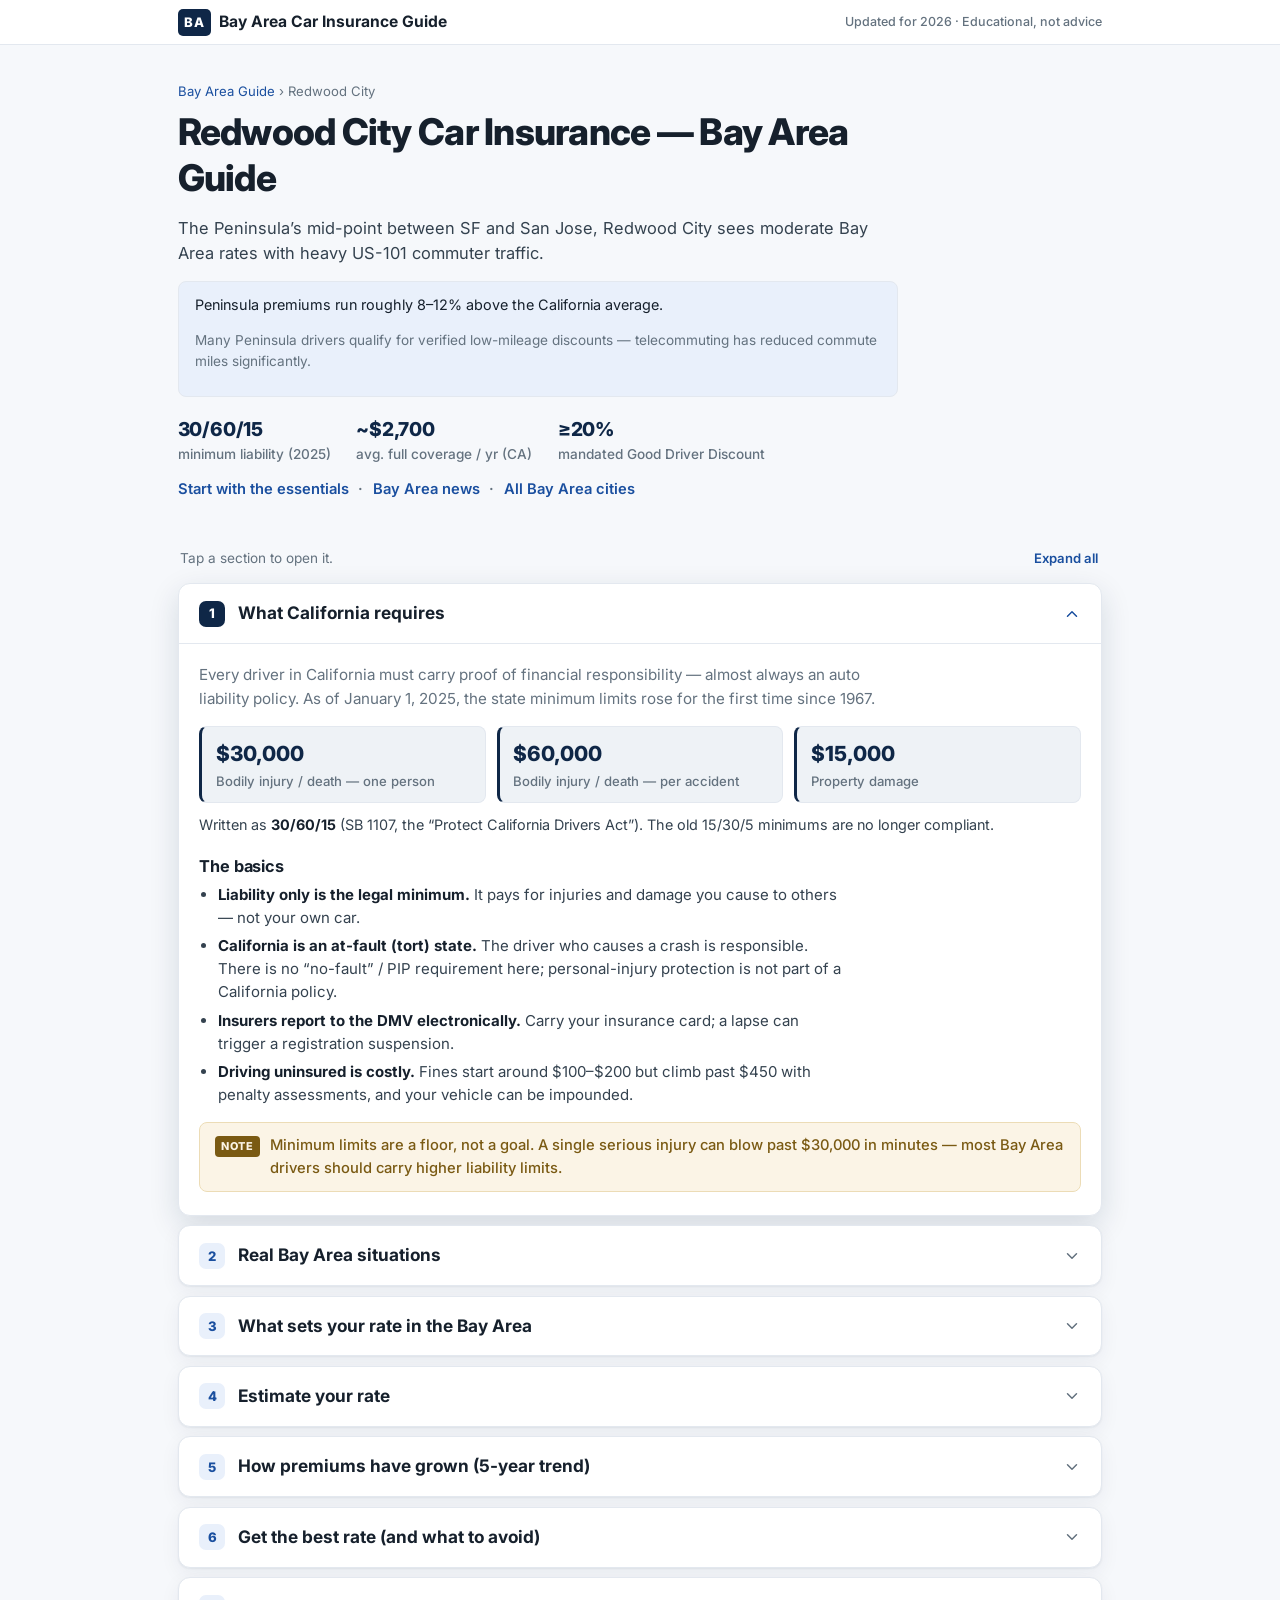
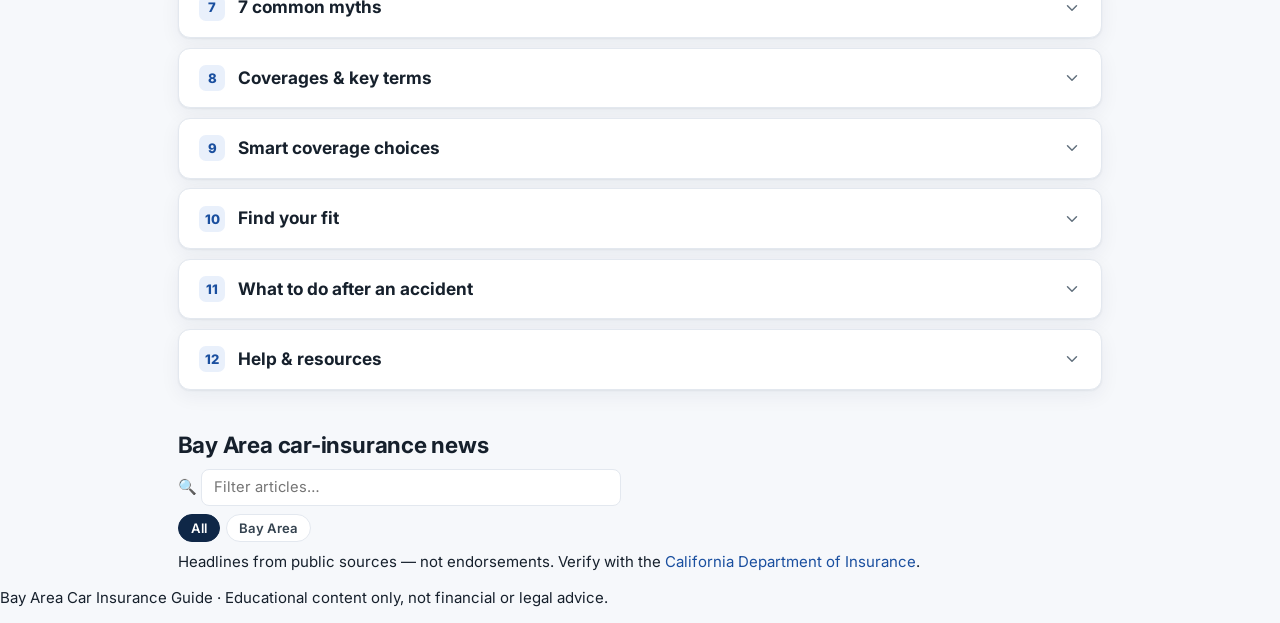
<file: redwood-city/index.html>
<!DOCTYPE html>
<html lang="en">
<head>
  <meta charset="UTF-8" />
  <meta name="viewport" content="width=device-width, initial-scale=1.0" />
  <meta name="theme-color" content="#0f2747" />
  <title>Redwood City Car Insurance Guide — Bay Area Rates &amp; Coverage</title>
  <meta name="description" content="Redwood City car insurance: Peninsula premiums run roughly 8–12% above the California average. California law — 30/60/15 minimums, Prop 103 rate factors, coverage options, and daily Bay Area news." />
  <link rel="canonical" href="https://700799.github.io/car-insurance/redwood-city/" />
  <meta property="og:title" content="Redwood City Car Insurance — Bay Area Guide" />
  <meta property="og:description" content="The Peninsula’s mid-point between SF and San Jose, Redwood City sees moderate Bay Area rates with heavy US-101 commuter traffic." />
  <meta property="og:type" content="website" />
  <meta property="og:url" content="https://700799.github.io/car-insurance/redwood-city/" />
  <meta property="og:image" content="https://700799.github.io/car-insurance/assets/og-image.png" />
  <meta name="twitter:card" content="summary_large_image" />
  <meta name="twitter:title" content="Redwood City Car Insurance — Bay Area Guide" />
  <meta name="twitter:description" content="The Peninsula’s mid-point between SF and San Jose, Redwood City sees moderate Bay Area rates with heavy US-101 commuter traffic." />
  <meta name="twitter:image" content="https://700799.github.io/car-insurance/assets/og-image.png" />
  <!-- JSONLD:START -->
  <script type="application/ld+json">{"@context":"https://schema.org","@type":"Place","name":"Redwood City, California","geo":{"@type":"GeoCoordinates","latitude":37.4852,"longitude":-122.2364},"address":{"@type":"PostalAddress","addressLocality":"Redwood City","addressRegion":"CA","addressCountry":"US"},"containedInPlace":{"@type":"AdministrativeArea","name":"San Mateo County"}}</script>
  <script type="application/ld+json">{"@context":"https://schema.org","@type":"Service","serviceType":"Car insurance guidance","description":"Redwood City car insurance guide — Bay Area rates, California law, and local coverage tips for San Mateo County drivers.","areaServed":{"@type":"City","name":"Redwood City","containedInPlace":{"@type":"AdministrativeArea","name":"San Mateo County"}},"provider":{"@type":"Organization","name":"Bay Area Car Insurance Guide","url":"https://700799.github.io/car-insurance/"}}</script>
  <script type="application/ld+json">{"@context":"https://schema.org","@type":"BreadcrumbList","itemListElement":[{"@type":"ListItem","position":1,"name":"Bay Area Car Insurance Guide","item":"https://700799.github.io/car-insurance/"},{"@type":"ListItem","position":2,"name":"Redwood City Car Insurance","item":"https://700799.github.io/car-insurance/redwood-city/"}]}</script>
  <script type="application/ld+json">{"@context":"https://schema.org","@type":"FAQPage","mainEntity":[{"@type":"Question","name":"Red cars cost more to insure.","acceptedAnswer":{"@type":"Answer","text":"Color is not a rating factor anywhere — and California can’t even use it. Insurers rate on make, model, trim, engine, repair cost, and theft rates, never paint color."}},{"@type":"Question","name":"My credit score affects my California rate.","acceptedAnswer":{"@type":"Answer","text":"Not here. California is one of a handful of states (with MA, HI, MI) that bans credit-based insurance scores for auto. Your credit can’t legally raise your premium."}},{"@type":"Question","name":"Men always pay more than women (or vice-versa).","acceptedAnswer":{"@type":"Answer","text":"California banned gender as an auto rating factor in 2019. Two otherwise-identical drivers can’t be priced differently on gender here."}},{"@type":"Question","name":"The state minimum means I’m fully protected.","acceptedAnswer":{"@type":"Answer","text":"30/60/15 is the legal floor, not real protection. A single ER visit or a totaled newer car can exceed it — and you personally owe the rest."}},{"@type":"Question","name":"Older / low-value cars don’t need any coverage.","acceptedAnswer":{"@type":"Answer","text":"You still must carry liability to drive legally in California, even on a $500 beater. You can drop collision/comp on it — but never liability."}},{"@type":"Question","name":"My insurer automatically gives me every discount.","acceptedAnswer":{"@type":"Answer","text":"Often not. The Good Driver Discount is mandated, but good-student, mileage, bundling, and course credits frequently require you to ask and provide proof."}},{"@type":"Question","name":"One ticket or claim ruins my rate forever.","acceptedAnswer":{"@type":"Answer","text":"Surcharges fade over time, and a clean ~3-year record restores the Good Driver Discount. Shopping around after an incident usually finds a better-priced insurer."}},{"@type":"Question","name":"What is the minimum car insurance required in California?","acceptedAnswer":{"@type":"Answer","text":"Since January 1, 2025 California requires 30/60/15 liability limits: $30,000 bodily injury per person, $60,000 per accident, and $15,000 property damage (SB 1107)."}}]}</script>
  <!-- JSONLD:END -->
  <link rel="icon" href="data:image/svg+xml,%3Csvg xmlns='http://www.w3.org/2000/svg' viewBox='0 0 32 32'%3E%3Crect width='32' height='32' rx='6' fill='%230f2747'/%3E%3Ctext x='16' y='22' font-family='Arial' font-size='15' font-weight='bold' fill='%23ffffff' text-anchor='middle'%3EBA%3C/text%3E%3C/svg%3E" />
  <link rel="preconnect" href="https://fonts.googleapis.com" />
  <link rel="preconnect" href="https://fonts.gstatic.com" crossorigin />
  <link href="https://fonts.googleapis.com/css2?family=Inter:wght@400;500;600;700;800&display=swap" rel="stylesheet" />
  <link rel="stylesheet" href="../assets/css/styles.css" />
</head>
<body data-newsbase="..">
  <a class="skip-link" href="#sections">Skip to content</a>
  <header class="masthead">
    <div class="masthead__inner">
      <a class="wordmark" href="https://700799.github.io/car-insurance/">
        <span class="wordmark__mark">BA</span>
        <span class="wordmark__text">Bay Area Car Insurance Guide</span>
      </a>
      <span class="masthead__meta">Updated for 2026 · Educational, not advice</span>
    </div>
  </header>
  <section class="intro" id="top">
    <div class="intro__inner">
      <nav class="breadcrumb" aria-label="Breadcrumb">
        <a href="https://700799.github.io/car-insurance/">Bay Area Guide</a> › <span aria-current="page">Redwood City</span>
      </nav>
      <h1 class="intro__title">Redwood City Car Insurance — Bay Area Guide</h1>
      <p class="intro__sub">The Peninsula’s mid-point between SF and San Jose, Redwood City sees moderate Bay Area rates with heavy US-101 commuter traffic.</p>
      <div class="metro-rate-context">
        <p>Peninsula premiums run roughly 8–12% above the California average.</p>
        <p class="pr-note">Many Peninsula drivers qualify for verified low-mileage discounts — telecommuting has reduced commute miles significantly.</p>
      </div>
      <ul class="intro__facts">
        <li><span class="intro__num">30/60/15</span> minimum liability (2025)</li>
        <li><span class="intro__num">~$2,700</span> avg. full coverage / yr (CA)</li>
        <li><span class="intro__num">≥20%</span> mandated Good Driver Discount</li>
      </ul>
      <p class="intro__links">
        <a href="#essentials">Start with the essentials</a>
        <span aria-hidden="true">·</span>
        <a href="#news">Bay Area news</a>
        <span aria-hidden="true">·</span>
        <a href="https://700799.github.io/car-insurance/">All Bay Area cities</a>
      </p>
    </div>
  </section>
  <main>
    <div id="sections" class="sections">
      <!-- PRERENDER:START -->
<section class="pr-section" id="essentials" aria-labelledby="essentials-h"><h2 id="essentials-h" class="pr-h2"><span class="pr-num">1</span> What California requires</h2><p class="pr-sub">Every driver in California must carry proof of financial responsibility — almost always an auto liability policy. As of January 1, 2025, the state minimum limits rose for the first time since 1967.</p><ul class="pr-mins"><li><strong>$30,000</strong> — Bodily injury / death — one person</li><li><strong>$60,000</strong> — Bodily injury / death — per accident</li><li><strong>$15,000</strong> — Property damage</li></ul><p>Written as 30/60/15 (SB 1107, the “Protect California Drivers Act”). The old 15/30/5 minimums are no longer compliant.</p><div class="pr-prose">
      <h3>The basics</h3>
      <ul>
        <li><strong>Liability only is the legal minimum.</strong> It pays for injuries and damage you cause to others — not your own car.</li>
        <li><strong>California is an at-fault (tort) state.</strong> The driver who causes a crash is responsible. There is no “no-fault” / PIP requirement here; personal-injury protection is not part of a California policy.</li>
        <li><strong>Insurers report to the DMV electronically.</strong> Carry your insurance card; a lapse can trigger a registration suspension.</li>
        <li><strong>Driving uninsured is costly.</strong> Fines start around $100–$200 but climb past $450 with penalty assessments, and your vehicle can be impounded.</li>
      </ul></div><p class="pr-note">Minimum limits are a floor, not a goal. A single serious injury can blow past $30,000 in minutes — most Bay Area drivers should carry higher liability limits.</p></section>
<section class="pr-section" id="situations" aria-labelledby="situations-h"><h2 id="situations-h" class="pr-h2"><span class="pr-num">2</span> Real Bay Area situations</h2><p class="pr-sub">Four situations Bay Area teens and new drivers actually face, and the coverage that mattered.</p><article class="pr-case"><h3>At-fault rear-end, Oakland / I-880</h3><p class="pr-tag">New driver · liability</p><p>A new driver rear-ended an SUV on I-880. The other party’s repairs and a minor injury claim quickly approached the state minimum. With only 30/60/15, there was little room to spare.</p><p><strong>Lesson:</strong> California’s minimums are low. Higher bodily-injury limits (e.g. 100/300) protect your savings if you’re at fault.</p></article><article class="pr-case"><h3>Uninsured driver, San Francisco</h3><p class="pr-tag">Hit by uninsured · UM</p><p>A driver with no insurance ran a light in San Francisco and fled. About one in six California drivers is uninsured, so there was no one to bill. Uninsured-motorist coverage paid the medical bills and repairs.</p><p><strong>Lesson:</strong> California lets you waive uninsured-motorist coverage in writing — don’t. It’s inexpensive and especially valuable in dense Bay Area traffic.</p></article><article class="pr-case"><h3>Teen on the family policy</h3><p class="pr-tag">Teen · discounts</p><p>Instead of a standalone policy (often $7,000+ a year), a 17-year-old was added to a parent’s policy and kept a B average for the good-student discount, cutting the added cost substantially.</p><p><strong>Lesson:</strong> Stay on a parent’s policy and stack the good-student discount. After three clean years, the 20% Good Driver Discount applies.</p></article><article class="pr-case"><h3>Paid-off commuter car</h3><p class="pr-tag">Older car · trade-off</p><p>A 12-year-old car worth about $3,000 still carried collision and comprehensive. The premiums plus the deductible were nearing the car’s value, so the owner dropped them and kept strong liability.</p><p><strong>Lesson:</strong> When collision + comprehensive cost more than ~10% of the car’s value, dropping them often makes sense.</p></article></section>
<section class="pr-section" id="rate" aria-labelledby="rate-h"><h2 id="rate-h" class="pr-h2"><span class="pr-num">3</span> What sets your rate in the Bay Area</h2><p class="pr-sub">California is unusual. Under Proposition 103 (1988), the Department of Insurance must approve rates in advance, and insurers must weight three mandatory factors most heavily — in this order. Bay Area drivers tend to pay above the state average due to higher vehicle density and theft rates, but Prop 103’s protections apply statewide.</p><ul class="pr-stats"><li><strong>~$2,700/yr</strong> Avg. full coverage (2026)</li><li><strong>~$700/yr</strong> Avg. minimum coverage</li><li><strong>40–50%</strong> Rate rise over ~2 years</li><li><strong>≥20%</strong> Mandated Good Driver Discount</li></ul><h3>The three mandatory factors (in order of weight)</h3><ol class="pr-mand"><li><strong>1. Driving safety record.</strong> Accidents and violations carry the most weight. A clean record is the single biggest lever you control.</li><li><strong>2. Annual miles driven.</strong> California explicitly rewards lower mileage. Fewer miles means lower risk and a lower rate.</li><li><strong>3. Years of driving experience.</strong> More experience lowers your rate over time — a major reason new drivers pay the most.</li></ol><h3>What California prohibits</h3><ul><li><strong>Credit score.</strong> Cannot be used for auto insurance in California.</li><li><strong>Gender.</strong> Banned as a rating factor since 2019.</li><li><strong>ZIP code as the primary factor.</strong> Location may be a secondary factor only — it can’t outweigh the three mandatory ones. Bay Area ZIPs often carry higher rates as a secondary factor.</li></ul><p class="pr-note">Rates have climbed sharply (rising repair costs, claims severity, and wildfire-driven losses across the market). Bay Area drivers typically pay 10–30% above the state average depending on city and ZIP. Optional secondary factors insurers may use include vehicle type, marital status, and annual mileage bands — but never credit or gender.</p></section>
<section class="pr-section" id="estimator" aria-labelledby="estimator-h"><h2 id="estimator-h" class="pr-h2"><span class="pr-num">4</span> Estimate your rate</h2><p class="pr-sub">Get a rough sense of your annual premium range. This estimator uses California-average multipliers anchored to 2026 Bay Area rates — it is an illustrative range, not a quote.</p><p>Get a rough sense of your annual premium range. This estimator uses California-average multipliers anchored to 2026 Bay Area rates — it is an illustrative range, not a quote.</p><p>Example: Bay Area average driver, full coverage ($500 ded.), mid-size vehicle, average mileage, clean record — illustrative range <strong>$2,497 – $3,593/yr</strong>.</p><p class="pr-note">Estimate only — not a quote. Actual premiums depend on your specific insurer, vehicle, driving record, and coverage selections. Always compare real quotes from licensed California insurers.</p></section>
<section class="pr-section" id="trends" aria-labelledby="trends-h"><h2 id="trends-h" class="pr-h2"><span class="pr-num">5</span> How premiums have grown (5-year trend)</h2><p class="pr-sub">Average annual full-coverage premium in California and the Bay Area over the past five years. Toggle a profile to see how a driver, vehicle, or violation changes the trajectory. Tap the legend chips to compare.</p><p>Average annual full-coverage premium in California, 2022–2026, by driver profile:</p><ul class="pr-trend"><li><strong>CA average:</strong> $1,900 → $2,719 (Statewide full-coverage average. Up about 43% since 2022 — repair costs, theft, wildfire losses, and the 2025 30/60/15 minimums.)</li><li><strong>Teen / new driver:</strong> $5,035 → $7,205 (16–19 year-olds pay roughly 2.5–3× the average. Staying on a family policy and the good-student discount cut this sharply.)</li><li><strong>After a DUI:</strong> $4,370 → $6,254 (A DUI raises a California premium by roughly 125–175%. It stays on your record 10 years, though rates ease after 3–5.)</li><li><strong>Speeding ticket / 1 point:</strong> $2,584 → $3,698 (One speeding ticket (1 point) adds about 25–44% for ~3 years in California.)</li><li><strong>Luxury / high-value car:</strong> $2,945 → $4,214 (Pricier parts, higher repair and theft costs, and (for EVs) costly battery repair push luxury-vehicle premiums well above average.)</li><li><strong>Strong safety features:</strong> $1,672 → $2,393 (Automatic braking, blind-spot and lane-keep assist, and good crash-test ratings can earn discounts that pull the premium below average.)</li><li><strong>Good Driver (clean 3+ yrs):</strong> $1,520 → $2,175 (California’s mandated Good Driver Discount is at least 20% off — the green-zone everyone should aim for.)</li></ul><p class="pr-note">Illustrative California estimates built from 2026 averages (Bankrate, MoneyGeek, Insurify, The Zebra) and typical CA multipliers. Not quotes.</p></section>
<section class="pr-section" id="bestrate" aria-labelledby="bestrate-h"><h2 id="bestrate-h" class="pr-h2"><span class="pr-num">6</span> Get the best rate (and what to avoid)</h2><p class="pr-sub">How to get the lowest legitimate rate in the Bay Area — built around the way Prop 103 actually prices policies. These are the moves that move the needle, plus the traps that quietly cost you.</p><h3>Do this — the moves that lower your rate</h3><ul><li><strong>Compare at least 3–5 real quotes</strong> California rates for identical coverage can differ by well over 100% between insurers. Comparison shopping is the single biggest lever — re-quote every 1–2 years and after any life change.</li><li><strong>Always claim the Good Driver Discount</strong> Prop 103 guarantees ≥20% off for ~3 years’ clean driving (no more than one point). It’s the law — make sure every quote applies it.</li><li><strong>Report your true (low) mileage</strong> Miles driven is the #2 mandatory factor in California. If you drive less than you used to — remote work, a short commute — update it. Verified-mileage and telematics programs can cut more.</li><li><strong>Raise your deductible to ‘oops’ money</strong> Going from $250 to $1,000 can drop collision/comp 15–30%. Pick the highest deductible you could comfortably pay tomorrow and pocket the savings.</li><li><strong>Right-size coverage to the car</strong> On a paid-off car worth under ~$4k, dropping collision/comprehensive often beats paying for them (the 10% rule). Keep strong liability + UM regardless.</li><li><strong>Stack every discount you qualify for</strong> Bundle auto with renters/home, multi-car, good-student (B average), driver-training, paperless/auto-pay, and defensive-driving course credits. Ask explicitly — they aren’t always automatic.</li><li><strong>Keep continuous coverage</strong> Even one lapse raises your rate and can suspend your registration. If you sell a car, keep a non-owner policy or transfer coverage rather than going bare.</li><li><strong>Pay in full and go paperless</strong> Many California insurers offer a paid-in-full discount and small e-billing credits. If you pay monthly, compare the installment fees.</li></ul><h3>Avoid this — the quiet money-wasters</h3><ul><li><strong>Auto-renewing for years</strong> ‘Loyalty’ often means price creep. Insurers bank on inertia — the renewal quote is rarely your best quote.</li><li><strong>Buying only the state minimum by default</strong> 30/60/15 is cheap but thin; one serious injury blows past it and you pay the rest. Don’t confuse ‘cheapest premium’ with ‘best value’.</li><li><strong>Waiving uninsured-motorist coverage</strong> California lets you reject UM/UIM in writing. Don’t — roughly 1 in 6 California drivers is uninsured, and UM is inexpensive.</li><li><strong>Letting a small claim raise your rate</strong> Filing a claim that’s barely above your deductible can cost you more in surcharges than it pays. For minor damage, get an estimate first.</li><li><strong>Guessing your mileage too high</strong> Overstating annual miles inflates your premium under California’s rules. Use your real odometer trend.</li><li><strong>Ignoring the car you buy</strong> Insurance cost varies hugely by model (repair cost, theft rates, EV battery repair). Get a quote before you buy the car, not after.</li></ul><p class="pr-note">What you can’t be charged for in California: your credit score and your gender — both are banned. Be skeptical of any ‘tip’ or quote that leans on those.</p></section>
<section class="pr-section" id="myths" aria-labelledby="myths-h"><h2 id="myths-h" class="pr-h2"><span class="pr-num">7</span> 7 common myths</h2><p class="pr-sub">Misconceptions cost Bay Area drivers real money. Here are seven of the most common — and the truth, with the California angle.</p><div class="pr-myth"><h3>Myth: Red cars cost more to insure.</h3><p><strong>Truth:</strong> Color is not a rating factor anywhere — and California can’t even use it. Insurers rate on make, model, trim, engine, repair cost, and theft rates, never paint color.</p></div><div class="pr-myth"><h3>Myth: My credit score affects my California rate.</h3><p><strong>Truth:</strong> Not here. California is one of a handful of states (with MA, HI, MI) that bans credit-based insurance scores for auto. Your credit can’t legally raise your premium.</p></div><div class="pr-myth"><h3>Myth: Men always pay more than women (or vice-versa).</h3><p><strong>Truth:</strong> California banned gender as an auto rating factor in 2019. Two otherwise-identical drivers can’t be priced differently on gender here.</p></div><div class="pr-myth"><h3>Myth: The state minimum means I’m fully protected.</h3><p><strong>Truth:</strong> 30/60/15 is the legal floor, not real protection. A single ER visit or a totaled newer car can exceed it — and you personally owe the rest.</p></div><div class="pr-myth"><h3>Myth: Older / low-value cars don’t need any coverage.</h3><p><strong>Truth:</strong> You still must carry liability to drive legally in California, even on a $500 beater. You can drop collision/comp on it — but never liability.</p></div><div class="pr-myth"><h3>Myth: My insurer automatically gives me every discount.</h3><p><strong>Truth:</strong> Often not. The Good Driver Discount is mandated, but good-student, mileage, bundling, and course credits frequently require you to ask and provide proof.</p></div><div class="pr-myth"><h3>Myth: One ticket or claim ruins my rate forever.</h3><p><strong>Truth:</strong> Surcharges fade over time, and a clean ~3-year record restores the Good Driver Discount. Shopping around after an incident usually finds a better-priced insurer.</p></div></section>
<section class="pr-section" id="coverages" aria-labelledby="coverages-h"><h2 id="coverages-h" class="pr-h2"><span class="pr-num">8</span> Coverages &amp; key terms</h2><p class="pr-sub">The coverages on a California policy, in plain terms. The note on each is the California-specific point to remember. Bay Area drivers should pay particular attention to comprehensive (theft is elevated in many cities) and UM/UIM.</p><dl class="pr-terms"><dt>Bodily Injury &amp; Property Damage liability</dt><dd>Pays for injuries and property you cause others. The required 30/60/15 limits are the minimum. <em>California: Required statewide. Most drivers should buy more than the minimum.</em></dd><dt>Collision</dt><dd>Repairs or replaces your own car after a crash, regardless of fault. <em>California: Optional, but required by lenders. Weigh it against your car’s value.</em></dd><dt>Comprehensive</dt><dd>Covers your car for theft, vandalism, fire, falling objects, and weather. <em>California: Worth more in Bay Area cities (theft) and wildfire/storm-exposed areas.</em></dd><dt>Uninsured / Underinsured Motorist (UM/UIM)</dt><dd>Pays your bills when an at-fault driver has no insurance or too little — including hit-and-runs. <em>California: Insurers must offer it; you can reject it only in writing. With ~1 in 6 drivers uninsured, keep it.</em></dd><dt>Medical Payments (MedPay)</dt><dd>Covers medical bills for you and your passengers regardless of fault. <em>California: Optional. California has no no-fault/PIP, so MedPay is the main first-party medical add-on.</em></dd><dt>GAP</dt><dd>If a financed car is totaled, pays the difference between the loan balance and the car’s value. <em>California: Useful on new, financed, or leased cars that depreciate quickly.</em></dd><dt>Deductible</dt><dd>What you pay out of pocket on a collision or comprehensive claim before coverage applies. <em>California: A higher deductible lowers your premium — pick an amount you could pay today.</em></dd><dt>Good Driver Discount</dt><dd>A California-mandated discount of at least 20% for qualifying drivers. <em>California: Requires ~3 years’ experience and a clean record (no more than one point).</em></dd></dl></section>
<section class="pr-section" id="choices" aria-labelledby="choices-h"><h2 id="choices-h" class="pr-h2"><span class="pr-num">9</span> Smart coverage choices</h2><p class="pr-sub">Coverage is a balance between premium and risk. Here is how the main trade-offs play out in California.</p><h3>Choosing a deductible</h3><table class="pr-table"><thead><tr><th>Deductible</th><th>Collision + comp premium</th><th>You pay per claim</th></tr></thead><tbody><tr><td>$250</td><td>Highest</td><td>$250</td></tr><tr><td>$500</td><td>Baseline</td><td>$500</td></tr><tr><td>$1,000</td><td>~15–25% lower</td><td>$1,000</td></tr><tr><td>$2,000</td><td>~30–40% lower</td><td>$2,000</td></tr></tbody></table><p class="pr-note">Illustrative. Raising your deductible lowers the premium but increases what you pay after a claim.</p><h3>Rules of thumb</h3><ul><li><strong>Buy more than 30/60/15.</strong> State minimums are low. If you have any assets, 100/300/100 bodily-injury limits are a common, affordable step up.</li><li><strong>Keep uninsured-motorist coverage.</strong> California lets you waive it in writing, but with so many uninsured drivers it’s one of the best values on the policy.</li><li><strong>Use the 10% rule on older cars.</strong> If collision + comprehensive plus the deductible exceed ~10% of the car’s value, consider dropping them.</li><li><strong>Lean on California’s mileage factor.</strong> Because miles driven is a mandatory factor, low-mileage and verified-mileage programs can meaningfully cut your rate.</li><li><strong>Earn and keep the Good Driver Discount.</strong> Three clean years and you qualify for at least 20% off — protect it.</li><li><strong>Re-shop after any rate hike.</strong> Approved rate changes vary by insurer. The same coverage can differ by hundreds of dollars a year.</li></ul></section>
<section class="pr-section" id="profiles" aria-labelledby="profiles-h"><h2 id="profiles-h" class="pr-h2"><span class="pr-num">10</span> Find your fit</h2><p class="pr-sub">Pick the driver closest to you to see three coverage options, the recommended choice, and a deductible — all framed for Bay Area California drivers. Then build your own below.</p><article class="pr-profile"><h3>Low-mileage, experienced</h3><p class="pr-tag">Clean record · few miles · older paid-off car</p><p>10+ years’ experience · Low annual mileage · Owns an older car outright · Qualifies for Good Driver Discount</p><p><strong>Recommended:</strong> Liability at 100/300/100 + UM/UIM; skip collision/comp on a low-value car.</p><ul><li><strong>Deductible:</strong> N/A (collision dropped); comprehensive only if car still worth ~$4k+, then $1,000</li><li><strong>Liability:</strong> 100/300/100</li><li><strong>Add-ons:</strong> UM/UIM · Low-mileage program · Good Driver Discount</li></ul><p>Low mileage and a clean record are exactly what California rewards. Put the savings into stronger liability and keep UM rather than insuring a low-value car.</p></article><article class="pr-profile"><h3>Bay Area / SF city driver</h3><p class="pr-tag">Urban Bay Area · street parking · newer car</p><p>Dense urban Bay Area ZIP · Higher theft/vandalism risk · Car is 0–6 years old · More miles in Bay Area traffic</p><p><strong>Recommended:</strong> Full coverage (liability + collision + comprehensive) + UM/UIM.</p><ul><li><strong>Deductible:</strong> $500</li><li><strong>Liability:</strong> 100/300/100</li><li><strong>Add-ons:</strong> Comprehensive · UM/UIM · Anti-theft / secured-parking discount</li></ul><p>SF, Oakland, and San Jose rank among California’s most expensive areas for auto insurance, with real theft and crash exposure. Comprehensive matters; a garage, alarm, or BART commute can help offset the elevated Bay Area cost.</p></article><article class="pr-profile"><h3>New teen driver</h3><p class="pr-tag">16–18 · on the family policy</p><p>Newly licensed · Highest crash risk · Eligible for good-student discount · Gender can’t raise the rate in CA</p><p><strong>Recommended:</strong> Add the teen to a parent’s policy with full coverage.</p><ul><li><strong>Deductible:</strong> $500</li><li><strong>Liability:</strong> 100/300/100 to protect family assets</li><li><strong>Add-ons:</strong> Good-student discount · Driver-training course · Assign teen to the cheapest car</li></ul><p>A standalone teen policy is far costlier than being added to the family policy. Because California bans gender as a factor, young men in particular fare better here than in most states. The 20% Good Driver Discount arrives after three clean years.</p></article><article class="pr-profile"><h3>New or financed car</h3><p class="pr-tag">Loan or lease · depreciates fast</p><p>Has a loan or lease · Lender requires coverage · Car loses value quickly · Wants it protected</p><p><strong>Recommended:</strong> Full coverage (required by the lender).</p><ul><li><strong>Deductible:</strong> $500</li><li><strong>Liability:</strong> 100/300/100</li><li><strong>Add-ons:</strong> GAP insurance · New-car replacement if offered</li></ul><p>Lenders require full coverage, and a new car can be worth less than you owe early on — GAP bridges that. The state minimum 30/60/15 is too thin for a driver with assets and a loan.</p></article><article class="pr-profile"><h3>Tight budget, older car</h3><p class="pr-tag">Cheap car · keep it legal &amp; cheap</p><p>Car worth under ~$4k · Owns it outright · Tight monthly budget · Could absorb losing the car</p><p><strong>Recommended:</strong> Liability only — drop collision &amp; comprehensive.</p><ul><li><strong>Deductible:</strong> High ($1,000+), or self-insure the car</li><li><strong>Liability:</strong> At least 30/60/15; step up if you have assets</li><li><strong>Add-ons:</strong> UM/UIM if affordable · Check the California Low Cost Auto (CLCA) program</li></ul><p>On a sub-$4k car, paying for collision/comp rarely pays off. Keep liability legal, add cheap UM, and if your income qualifies, the state CLCA program may beat any standard quote.</p></article><article class="pr-profile"><h3>Income-eligible driver</h3><p class="pr-tag">Good record · lower income · car ≤ $25k</p><p>Household income within program limits · Valid California license, 16+ · Good driving record · Vehicle valued ≤ $25,000</p><p><strong>Recommended:</strong> California Low Cost Automobile (CLCA) liability policy.</p><ul><li><strong>Deductible:</strong> N/A (liability program)</li><li><strong>Liability:</strong> Program limits (lower than standard, but legally compliant)</li><li><strong>Add-ons:</strong> Optional UM/UIM · Optional MedPay</li></ul><p>CLCA (mylowcostauto.com) is a state program for income-eligible good drivers. Typical premiums run a few hundred dollars a year — often the cheapest legal option for those who qualify.</p></article></section>
<section class="pr-section" id="accident" aria-labelledby="accident-h"><h2 id="accident-h" class="pr-h2"><span class="pr-num">11</span> What to do after an accident</h2><p class="pr-sub">If you’re in a crash in California, what you do in the first minutes and days matters — for safety, for the law, and for your claim. Here’s exactly what to do.</p><h3>Step by step</h3><ol class="pr-steps"><li><strong>Stop and stay safe.</strong> Never leave the scene — leaving an injury crash is a felony in California. If the cars are drivable and it’s safe, move them out of traffic and turn on hazards. Check everyone for injuries.</li><li><strong>Call 911 if anyone’s hurt or roads are blocked.</strong> Get medical help and police on scene for any injury, death, or major damage. A police report is invaluable for your claim even when officers don’t always respond to minor fender-benders.</li><li><strong>Exchange information.</strong> Get the other driver’s name, phone, address, driver’s license number, license plate, and insurance company + policy number. Note the car’s make/model/color.</li><li><strong>Document everything.</strong> Photograph all vehicles, damage, positions, skid marks, street signs, and the overall scene. Get names and numbers of any witnesses. Write down the time, location, and what happened while it’s fresh.</li><li><strong>Don’t admit fault or over-share.</strong> Be polite but don’t say ‘it was my fault’ or speculate — fault is for the insurers and, in California’s at-fault system, can be shared. Stick to facts when speaking with the other driver or police.</li><li><strong>Report it to your insurer promptly.</strong> Call your own insurer (or use its app) as soon as you safely can, even if you weren’t at fault. Prompt notice is usually required by your policy. Give facts; let them handle liability.</li><li><strong>Get medical attention — and keep records.</strong> See a doctor even if you feel fine; some injuries surface later. Keep all bills and records. In California, MedPay (if you bought it) helps regardless of fault, since the state has no PIP.</li><li><strong>Know the California reporting rules.</strong> You must file form SR-1 with the DMV within 10 days if anyone is injured/killed or property damage exceeds $1,000 (nearly every crash). This is separate from any police or insurance report.</li></ol><h3>Don't</h3><ul><li>Don’t leave the scene — it can turn a fender-bender into a crime.</li><li>Don’t admit fault or apologize in a way that assigns blame.</li><li>Don’t accept cash to ‘skip insurance’ — hidden injuries and damage can cost you later.</li><li>Don’t sign anything from the other driver or a non-police party at the scene.</li><li>Don’t forget the SR-1 — the DMV deadline is 10 days and missing it can suspend your license.</li></ul><h3>Keep in your glovebox</h3><ul><li>Insurance card (in the glovebox + a photo on your phone)</li><li>Driver’s license &amp; registration</li><li>Phone for photos and calls</li><li>Pen &amp; paper or a notes app</li><li>Emergency contacts</li><li>Roadside/tow number</li></ul></section>
<section class="pr-section" id="resources" aria-labelledby="resources-h"><h2 id="resources-h" class="pr-h2"><span class="pr-num">12</span> Help &amp; resources</h2><p class="pr-sub">Official California programs and Bay Area resources. These are the places to verify requirements, find low-cost options, and get local assistance.</p><ul class="pr-res"><li><strong>California Department of Insurance</strong> — Regulator under Prop 103. Compare rates, check a company or agent’s license, and file a complaint. Consumer hotline 1-800-927-4357. <a href="https://www.insurance.ca.gov/01-consumers/105-type/95-guides/01-auto/" target="_blank" rel="noopener noreferrer">insurance.ca.gov</a></li><li><strong>California Low Cost Auto (CLCA)</strong> — State program providing affordable liability insurance to income-eligible good drivers with a vehicle valued at $25,000 or less. <a href="https://www.mylowcostauto.com/" target="_blank" rel="noopener noreferrer">mylowcostauto.com</a></li><li><strong>Good Driver Discount</strong> — Prop 103 guarantees at least 20% off for drivers with ~3 years’ experience and a clean record. Ask every insurer if you qualify. <a href="https://www.insurance.ca.gov/01-consumers/105-type/95-guides/01-auto/prop103.cfm" target="_blank" rel="noopener noreferrer">Prop 103 guide</a></li><li><strong>California DMV — insurance requirements</strong> — Proof-of-insurance rules, electronic reporting, and what happens to your registration if coverage lapses. <a href="https://www.dmv.ca.gov/portal/vehicle-registration/insurance-requirements/" target="_blank" rel="noopener noreferrer">dmv.ca.gov</a></li><li><strong>Consumer Watchdog</strong> — The nonprofit behind Prop 103. Tracks rate filings and challenges increases on behalf of California drivers. <a href="https://consumerwatchdog.org/insurance/proposition-103/" target="_blank" rel="noopener noreferrer">consumerwatchdog.org</a></li><li><strong>Bay Area DMV field offices</strong> — Find your nearest Bay Area DMV office for registration, license, and SR-1 filing. Locations in SF, Oakland, San Jose, and across all nine counties. <a href="https://www.dmv.ca.gov/portal/dmv-offices/" target="_blank" rel="noopener noreferrer">dmv.ca.gov/offices</a></li></ul></section>
      <!-- PRERENDER:END -->
    </div>
    <section class="news" id="news" aria-labelledby="news-h">
      <div class="news__inner">
        <div class="news__head">
          <h2 id="news-h" class="news__title">Bay Area car-insurance news</h2>
          <span id="newsUpdated" class="news__updated"></span>
        </div>
        <label class="news__search-wrap" for="newsSearch">
          <span class="news__search-icon" aria-hidden="true">🔍</span>
          <input id="newsSearch" class="news__search" type="search" placeholder="Filter articles…" aria-label="Filter news articles" />
        </label>
        <div id="newsChips" class="news__chips">
          <button class="chip is-active" data-region="" type="button">All</button>
          <button class="chip" data-region="bayarea" type="button">Bay Area</button>
        </div>
        <p id="newsCount" class="news__count"></p>
        <div id="newsGrid" class="news__grid"></div>
        <button id="newsMoreBtn" class="news__more" type="button" hidden>Load more</button>
        <p class="news__disc">Headlines from public sources — not endorsements. Verify with the <a href="https://www.insurance.ca.gov/" target="_blank" rel="noopener noreferrer">California Department of Insurance</a>.</p>
      </div>
    </section>
  </main>
  <footer class="foot">
    <p>Bay Area Car Insurance Guide · Educational content only, not financial or legal advice.</p>
    <p><small id="footerUpdated"></small></p>
  </footer>
  <nav class="floatmenu" id="floatmenu" aria-label="Jump to section"></nav>
  <script>window.ANALYTICS = null;</script>
  <script src="../assets/js/content.js"></script>
  <script src="../assets/js/partners.js"></script>
  <script src="../assets/js/app.js"></script>
</body>
</html>
</file>
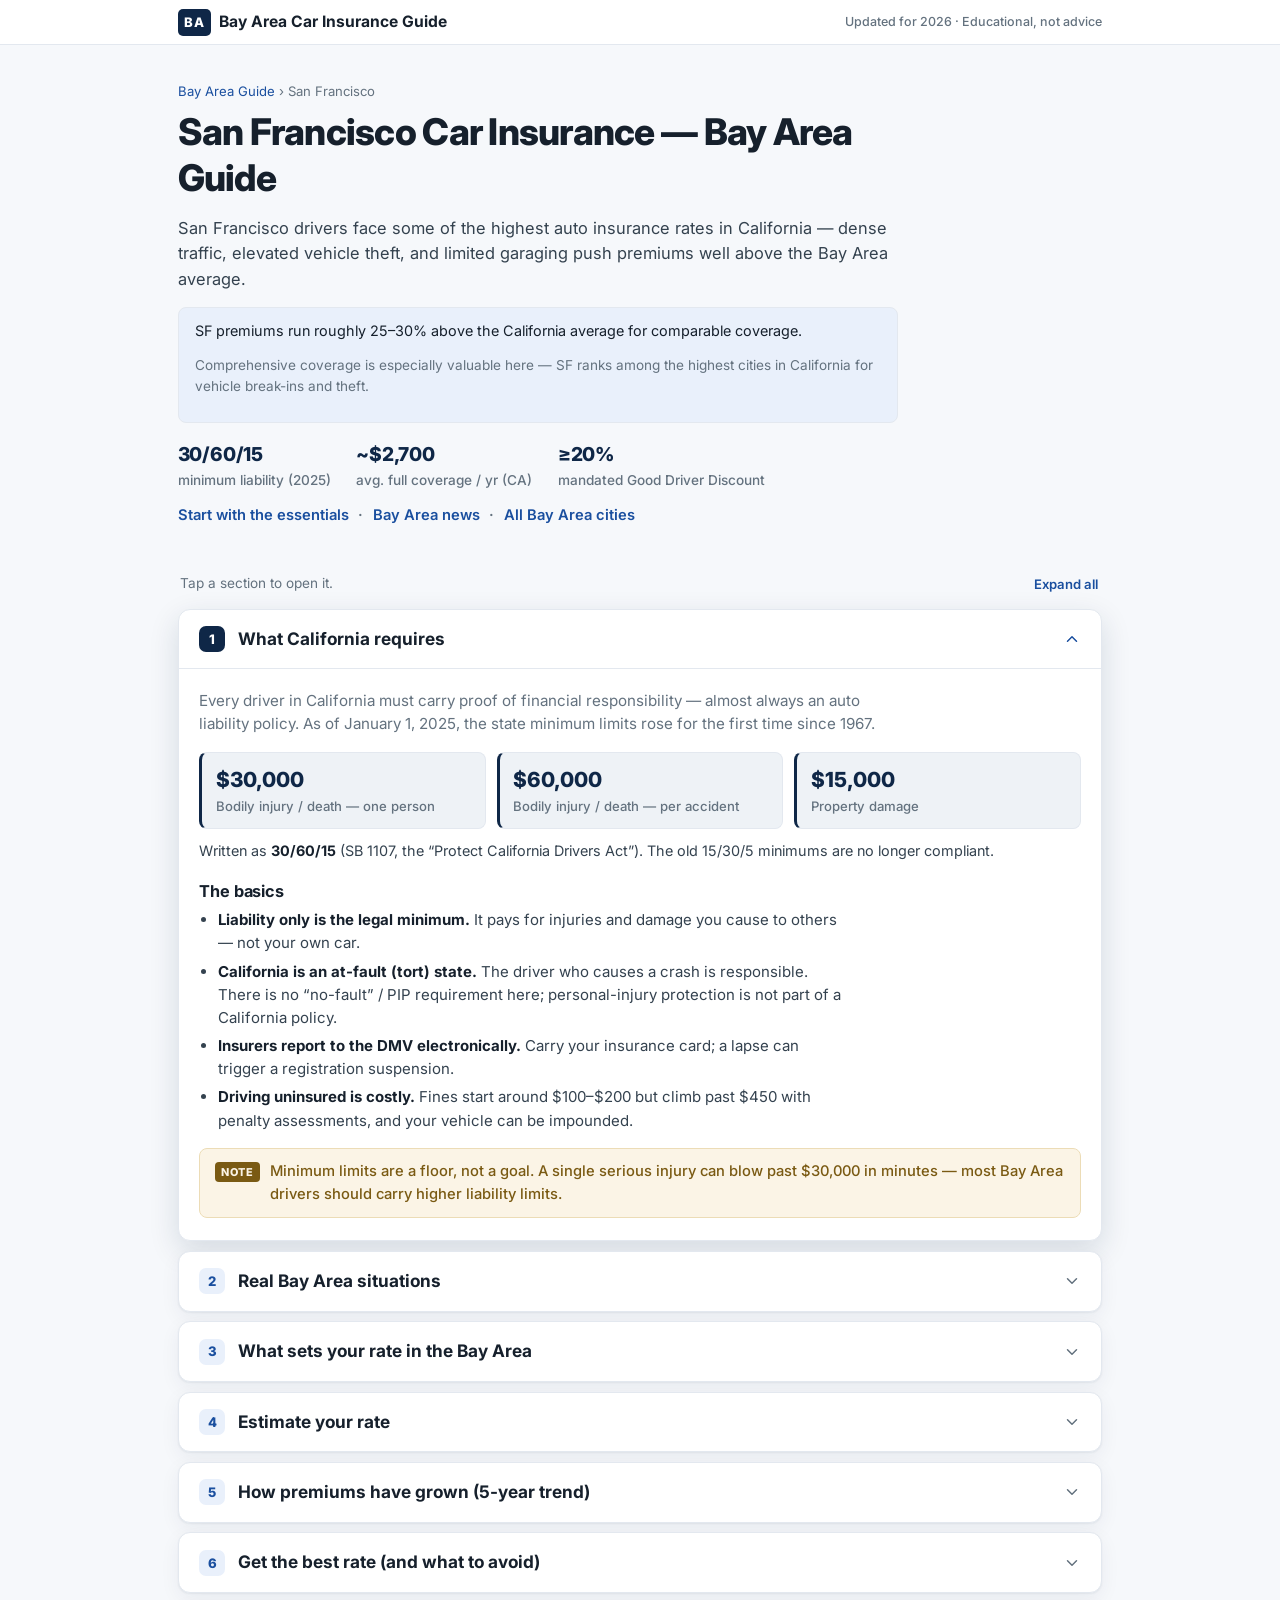
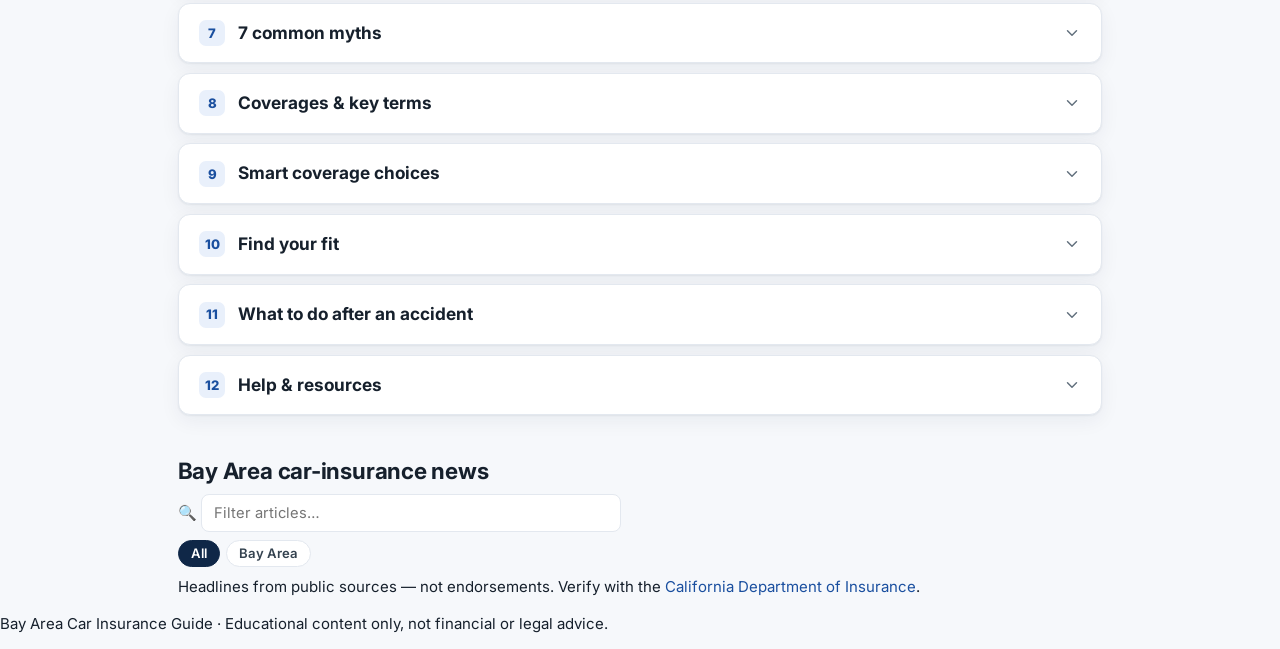
<file: san-francisco/index.html>
<!DOCTYPE html>
<html lang="en">
<head>
  <meta charset="UTF-8" />
  <meta name="viewport" content="width=device-width, initial-scale=1.0" />
  <meta name="theme-color" content="#0f2747" />
  <title>San Francisco Car Insurance Guide — Bay Area Rates &amp; Coverage</title>
  <meta name="description" content="San Francisco car insurance: SF premiums run roughly 25–30% above the California average for comparable coverage. California law — 30/60/15 minimums, Prop 103 rate factors, coverage options, and daily Bay Area news." />
  <link rel="canonical" href="https://700799.github.io/car-insurance/san-francisco/" />
  <meta property="og:title" content="San Francisco Car Insurance — Bay Area Guide" />
  <meta property="og:description" content="San Francisco drivers face some of the highest auto insurance rates in California — dense traffic, elevated vehicle theft, and limited garaging push premiums well above the Bay Area average." />
  <meta property="og:type" content="website" />
  <meta property="og:url" content="https://700799.github.io/car-insurance/san-francisco/" />
  <meta property="og:image" content="https://700799.github.io/car-insurance/assets/og-image.png" />
  <meta name="twitter:card" content="summary_large_image" />
  <meta name="twitter:title" content="San Francisco Car Insurance — Bay Area Guide" />
  <meta name="twitter:description" content="San Francisco drivers face some of the highest auto insurance rates in California — dense traffic, elevated vehicle theft, and limited garaging push premiums well above the Bay Area average." />
  <meta name="twitter:image" content="https://700799.github.io/car-insurance/assets/og-image.png" />
  <!-- JSONLD:START -->
  <script type="application/ld+json">{"@context":"https://schema.org","@type":"Place","name":"San Francisco, California","geo":{"@type":"GeoCoordinates","latitude":37.7749,"longitude":-122.4194},"address":{"@type":"PostalAddress","addressLocality":"San Francisco","addressRegion":"CA","addressCountry":"US"},"containedInPlace":{"@type":"AdministrativeArea","name":"San Francisco County"}}</script>
  <script type="application/ld+json">{"@context":"https://schema.org","@type":"Service","serviceType":"Car insurance guidance","description":"San Francisco car insurance guide — Bay Area rates, California law, and local coverage tips for San Francisco County drivers.","areaServed":{"@type":"City","name":"San Francisco","containedInPlace":{"@type":"AdministrativeArea","name":"San Francisco County"}},"provider":{"@type":"Organization","name":"Bay Area Car Insurance Guide","url":"https://700799.github.io/car-insurance/"}}</script>
  <script type="application/ld+json">{"@context":"https://schema.org","@type":"BreadcrumbList","itemListElement":[{"@type":"ListItem","position":1,"name":"Bay Area Car Insurance Guide","item":"https://700799.github.io/car-insurance/"},{"@type":"ListItem","position":2,"name":"San Francisco Car Insurance","item":"https://700799.github.io/car-insurance/san-francisco/"}]}</script>
  <script type="application/ld+json">{"@context":"https://schema.org","@type":"FAQPage","mainEntity":[{"@type":"Question","name":"Red cars cost more to insure.","acceptedAnswer":{"@type":"Answer","text":"Color is not a rating factor anywhere — and California can’t even use it. Insurers rate on make, model, trim, engine, repair cost, and theft rates, never paint color."}},{"@type":"Question","name":"My credit score affects my California rate.","acceptedAnswer":{"@type":"Answer","text":"Not here. California is one of a handful of states (with MA, HI, MI) that bans credit-based insurance scores for auto. Your credit can’t legally raise your premium."}},{"@type":"Question","name":"Men always pay more than women (or vice-versa).","acceptedAnswer":{"@type":"Answer","text":"California banned gender as an auto rating factor in 2019. Two otherwise-identical drivers can’t be priced differently on gender here."}},{"@type":"Question","name":"The state minimum means I’m fully protected.","acceptedAnswer":{"@type":"Answer","text":"30/60/15 is the legal floor, not real protection. A single ER visit or a totaled newer car can exceed it — and you personally owe the rest."}},{"@type":"Question","name":"Older / low-value cars don’t need any coverage.","acceptedAnswer":{"@type":"Answer","text":"You still must carry liability to drive legally in California, even on a $500 beater. You can drop collision/comp on it — but never liability."}},{"@type":"Question","name":"My insurer automatically gives me every discount.","acceptedAnswer":{"@type":"Answer","text":"Often not. The Good Driver Discount is mandated, but good-student, mileage, bundling, and course credits frequently require you to ask and provide proof."}},{"@type":"Question","name":"One ticket or claim ruins my rate forever.","acceptedAnswer":{"@type":"Answer","text":"Surcharges fade over time, and a clean ~3-year record restores the Good Driver Discount. Shopping around after an incident usually finds a better-priced insurer."}},{"@type":"Question","name":"What is the minimum car insurance required in California?","acceptedAnswer":{"@type":"Answer","text":"Since January 1, 2025 California requires 30/60/15 liability limits: $30,000 bodily injury per person, $60,000 per accident, and $15,000 property damage (SB 1107)."}}]}</script>
  <!-- JSONLD:END -->
  <link rel="icon" href="data:image/svg+xml,%3Csvg xmlns='http://www.w3.org/2000/svg' viewBox='0 0 32 32'%3E%3Crect width='32' height='32' rx='6' fill='%230f2747'/%3E%3Ctext x='16' y='22' font-family='Arial' font-size='15' font-weight='bold' fill='%23ffffff' text-anchor='middle'%3EBA%3C/text%3E%3C/svg%3E" />
  <link rel="preconnect" href="https://fonts.googleapis.com" />
  <link rel="preconnect" href="https://fonts.gstatic.com" crossorigin />
  <link href="https://fonts.googleapis.com/css2?family=Inter:wght@400;500;600;700;800&display=swap" rel="stylesheet" />
  <link rel="stylesheet" href="../assets/css/styles.css" />
</head>
<body data-newsbase="..">
  <a class="skip-link" href="#sections">Skip to content</a>
  <header class="masthead">
    <div class="masthead__inner">
      <a class="wordmark" href="https://700799.github.io/car-insurance/">
        <span class="wordmark__mark">BA</span>
        <span class="wordmark__text">Bay Area Car Insurance Guide</span>
      </a>
      <span class="masthead__meta">Updated for 2026 · Educational, not advice</span>
    </div>
  </header>
  <section class="intro" id="top">
    <div class="intro__inner">
      <nav class="breadcrumb" aria-label="Breadcrumb">
        <a href="https://700799.github.io/car-insurance/">Bay Area Guide</a> › <span aria-current="page">San Francisco</span>
      </nav>
      <h1 class="intro__title">San Francisco Car Insurance — Bay Area Guide</h1>
      <p class="intro__sub">San Francisco drivers face some of the highest auto insurance rates in California — dense traffic, elevated vehicle theft, and limited garaging push premiums well above the Bay Area average.</p>
      <div class="metro-rate-context">
        <p>SF premiums run roughly 25–30% above the California average for comparable coverage.</p>
        <p class="pr-note">Comprehensive coverage is especially valuable here — SF ranks among the highest cities in California for vehicle break-ins and theft.</p>
      </div>
      <ul class="intro__facts">
        <li><span class="intro__num">30/60/15</span> minimum liability (2025)</li>
        <li><span class="intro__num">~$2,700</span> avg. full coverage / yr (CA)</li>
        <li><span class="intro__num">≥20%</span> mandated Good Driver Discount</li>
      </ul>
      <p class="intro__links">
        <a href="#essentials">Start with the essentials</a>
        <span aria-hidden="true">·</span>
        <a href="#news">Bay Area news</a>
        <span aria-hidden="true">·</span>
        <a href="https://700799.github.io/car-insurance/">All Bay Area cities</a>
      </p>
    </div>
  </section>
  <main>
    <div id="sections" class="sections">
      <!-- PRERENDER:START -->
<section class="pr-section" id="essentials" aria-labelledby="essentials-h"><h2 id="essentials-h" class="pr-h2"><span class="pr-num">1</span> What California requires</h2><p class="pr-sub">Every driver in California must carry proof of financial responsibility — almost always an auto liability policy. As of January 1, 2025, the state minimum limits rose for the first time since 1967.</p><ul class="pr-mins"><li><strong>$30,000</strong> — Bodily injury / death — one person</li><li><strong>$60,000</strong> — Bodily injury / death — per accident</li><li><strong>$15,000</strong> — Property damage</li></ul><p>Written as 30/60/15 (SB 1107, the “Protect California Drivers Act”). The old 15/30/5 minimums are no longer compliant.</p><div class="pr-prose">
      <h3>The basics</h3>
      <ul>
        <li><strong>Liability only is the legal minimum.</strong> It pays for injuries and damage you cause to others — not your own car.</li>
        <li><strong>California is an at-fault (tort) state.</strong> The driver who causes a crash is responsible. There is no “no-fault” / PIP requirement here; personal-injury protection is not part of a California policy.</li>
        <li><strong>Insurers report to the DMV electronically.</strong> Carry your insurance card; a lapse can trigger a registration suspension.</li>
        <li><strong>Driving uninsured is costly.</strong> Fines start around $100–$200 but climb past $450 with penalty assessments, and your vehicle can be impounded.</li>
      </ul></div><p class="pr-note">Minimum limits are a floor, not a goal. A single serious injury can blow past $30,000 in minutes — most Bay Area drivers should carry higher liability limits.</p></section>
<section class="pr-section" id="situations" aria-labelledby="situations-h"><h2 id="situations-h" class="pr-h2"><span class="pr-num">2</span> Real Bay Area situations</h2><p class="pr-sub">Four situations Bay Area teens and new drivers actually face, and the coverage that mattered.</p><article class="pr-case"><h3>At-fault rear-end, Oakland / I-880</h3><p class="pr-tag">New driver · liability</p><p>A new driver rear-ended an SUV on I-880. The other party’s repairs and a minor injury claim quickly approached the state minimum. With only 30/60/15, there was little room to spare.</p><p><strong>Lesson:</strong> California’s minimums are low. Higher bodily-injury limits (e.g. 100/300) protect your savings if you’re at fault.</p></article><article class="pr-case"><h3>Uninsured driver, San Francisco</h3><p class="pr-tag">Hit by uninsured · UM</p><p>A driver with no insurance ran a light in San Francisco and fled. About one in six California drivers is uninsured, so there was no one to bill. Uninsured-motorist coverage paid the medical bills and repairs.</p><p><strong>Lesson:</strong> California lets you waive uninsured-motorist coverage in writing — don’t. It’s inexpensive and especially valuable in dense Bay Area traffic.</p></article><article class="pr-case"><h3>Teen on the family policy</h3><p class="pr-tag">Teen · discounts</p><p>Instead of a standalone policy (often $7,000+ a year), a 17-year-old was added to a parent’s policy and kept a B average for the good-student discount, cutting the added cost substantially.</p><p><strong>Lesson:</strong> Stay on a parent’s policy and stack the good-student discount. After three clean years, the 20% Good Driver Discount applies.</p></article><article class="pr-case"><h3>Paid-off commuter car</h3><p class="pr-tag">Older car · trade-off</p><p>A 12-year-old car worth about $3,000 still carried collision and comprehensive. The premiums plus the deductible were nearing the car’s value, so the owner dropped them and kept strong liability.</p><p><strong>Lesson:</strong> When collision + comprehensive cost more than ~10% of the car’s value, dropping them often makes sense.</p></article></section>
<section class="pr-section" id="rate" aria-labelledby="rate-h"><h2 id="rate-h" class="pr-h2"><span class="pr-num">3</span> What sets your rate in the Bay Area</h2><p class="pr-sub">California is unusual. Under Proposition 103 (1988), the Department of Insurance must approve rates in advance, and insurers must weight three mandatory factors most heavily — in this order. Bay Area drivers tend to pay above the state average due to higher vehicle density and theft rates, but Prop 103’s protections apply statewide.</p><ul class="pr-stats"><li><strong>~$2,700/yr</strong> Avg. full coverage (2026)</li><li><strong>~$700/yr</strong> Avg. minimum coverage</li><li><strong>40–50%</strong> Rate rise over ~2 years</li><li><strong>≥20%</strong> Mandated Good Driver Discount</li></ul><h3>The three mandatory factors (in order of weight)</h3><ol class="pr-mand"><li><strong>1. Driving safety record.</strong> Accidents and violations carry the most weight. A clean record is the single biggest lever you control.</li><li><strong>2. Annual miles driven.</strong> California explicitly rewards lower mileage. Fewer miles means lower risk and a lower rate.</li><li><strong>3. Years of driving experience.</strong> More experience lowers your rate over time — a major reason new drivers pay the most.</li></ol><h3>What California prohibits</h3><ul><li><strong>Credit score.</strong> Cannot be used for auto insurance in California.</li><li><strong>Gender.</strong> Banned as a rating factor since 2019.</li><li><strong>ZIP code as the primary factor.</strong> Location may be a secondary factor only — it can’t outweigh the three mandatory ones. Bay Area ZIPs often carry higher rates as a secondary factor.</li></ul><p class="pr-note">Rates have climbed sharply (rising repair costs, claims severity, and wildfire-driven losses across the market). Bay Area drivers typically pay 10–30% above the state average depending on city and ZIP. Optional secondary factors insurers may use include vehicle type, marital status, and annual mileage bands — but never credit or gender.</p></section>
<section class="pr-section" id="estimator" aria-labelledby="estimator-h"><h2 id="estimator-h" class="pr-h2"><span class="pr-num">4</span> Estimate your rate</h2><p class="pr-sub">Get a rough sense of your annual premium range. This estimator uses California-average multipliers anchored to 2026 Bay Area rates — it is an illustrative range, not a quote.</p><p>Get a rough sense of your annual premium range. This estimator uses California-average multipliers anchored to 2026 Bay Area rates — it is an illustrative range, not a quote.</p><p>Example: Bay Area average driver, full coverage ($500 ded.), mid-size vehicle, average mileage, clean record — illustrative range <strong>$2,497 – $3,593/yr</strong>.</p><p class="pr-note">Estimate only — not a quote. Actual premiums depend on your specific insurer, vehicle, driving record, and coverage selections. Always compare real quotes from licensed California insurers.</p></section>
<section class="pr-section" id="trends" aria-labelledby="trends-h"><h2 id="trends-h" class="pr-h2"><span class="pr-num">5</span> How premiums have grown (5-year trend)</h2><p class="pr-sub">Average annual full-coverage premium in California and the Bay Area over the past five years. Toggle a profile to see how a driver, vehicle, or violation changes the trajectory. Tap the legend chips to compare.</p><p>Average annual full-coverage premium in California, 2022–2026, by driver profile:</p><ul class="pr-trend"><li><strong>CA average:</strong> $1,900 → $2,719 (Statewide full-coverage average. Up about 43% since 2022 — repair costs, theft, wildfire losses, and the 2025 30/60/15 minimums.)</li><li><strong>Teen / new driver:</strong> $5,035 → $7,205 (16–19 year-olds pay roughly 2.5–3× the average. Staying on a family policy and the good-student discount cut this sharply.)</li><li><strong>After a DUI:</strong> $4,370 → $6,254 (A DUI raises a California premium by roughly 125–175%. It stays on your record 10 years, though rates ease after 3–5.)</li><li><strong>Speeding ticket / 1 point:</strong> $2,584 → $3,698 (One speeding ticket (1 point) adds about 25–44% for ~3 years in California.)</li><li><strong>Luxury / high-value car:</strong> $2,945 → $4,214 (Pricier parts, higher repair and theft costs, and (for EVs) costly battery repair push luxury-vehicle premiums well above average.)</li><li><strong>Strong safety features:</strong> $1,672 → $2,393 (Automatic braking, blind-spot and lane-keep assist, and good crash-test ratings can earn discounts that pull the premium below average.)</li><li><strong>Good Driver (clean 3+ yrs):</strong> $1,520 → $2,175 (California’s mandated Good Driver Discount is at least 20% off — the green-zone everyone should aim for.)</li></ul><p class="pr-note">Illustrative California estimates built from 2026 averages (Bankrate, MoneyGeek, Insurify, The Zebra) and typical CA multipliers. Not quotes.</p></section>
<section class="pr-section" id="bestrate" aria-labelledby="bestrate-h"><h2 id="bestrate-h" class="pr-h2"><span class="pr-num">6</span> Get the best rate (and what to avoid)</h2><p class="pr-sub">How to get the lowest legitimate rate in the Bay Area — built around the way Prop 103 actually prices policies. These are the moves that move the needle, plus the traps that quietly cost you.</p><h3>Do this — the moves that lower your rate</h3><ul><li><strong>Compare at least 3–5 real quotes</strong> California rates for identical coverage can differ by well over 100% between insurers. Comparison shopping is the single biggest lever — re-quote every 1–2 years and after any life change.</li><li><strong>Always claim the Good Driver Discount</strong> Prop 103 guarantees ≥20% off for ~3 years’ clean driving (no more than one point). It’s the law — make sure every quote applies it.</li><li><strong>Report your true (low) mileage</strong> Miles driven is the #2 mandatory factor in California. If you drive less than you used to — remote work, a short commute — update it. Verified-mileage and telematics programs can cut more.</li><li><strong>Raise your deductible to ‘oops’ money</strong> Going from $250 to $1,000 can drop collision/comp 15–30%. Pick the highest deductible you could comfortably pay tomorrow and pocket the savings.</li><li><strong>Right-size coverage to the car</strong> On a paid-off car worth under ~$4k, dropping collision/comprehensive often beats paying for them (the 10% rule). Keep strong liability + UM regardless.</li><li><strong>Stack every discount you qualify for</strong> Bundle auto with renters/home, multi-car, good-student (B average), driver-training, paperless/auto-pay, and defensive-driving course credits. Ask explicitly — they aren’t always automatic.</li><li><strong>Keep continuous coverage</strong> Even one lapse raises your rate and can suspend your registration. If you sell a car, keep a non-owner policy or transfer coverage rather than going bare.</li><li><strong>Pay in full and go paperless</strong> Many California insurers offer a paid-in-full discount and small e-billing credits. If you pay monthly, compare the installment fees.</li></ul><h3>Avoid this — the quiet money-wasters</h3><ul><li><strong>Auto-renewing for years</strong> ‘Loyalty’ often means price creep. Insurers bank on inertia — the renewal quote is rarely your best quote.</li><li><strong>Buying only the state minimum by default</strong> 30/60/15 is cheap but thin; one serious injury blows past it and you pay the rest. Don’t confuse ‘cheapest premium’ with ‘best value’.</li><li><strong>Waiving uninsured-motorist coverage</strong> California lets you reject UM/UIM in writing. Don’t — roughly 1 in 6 California drivers is uninsured, and UM is inexpensive.</li><li><strong>Letting a small claim raise your rate</strong> Filing a claim that’s barely above your deductible can cost you more in surcharges than it pays. For minor damage, get an estimate first.</li><li><strong>Guessing your mileage too high</strong> Overstating annual miles inflates your premium under California’s rules. Use your real odometer trend.</li><li><strong>Ignoring the car you buy</strong> Insurance cost varies hugely by model (repair cost, theft rates, EV battery repair). Get a quote before you buy the car, not after.</li></ul><p class="pr-note">What you can’t be charged for in California: your credit score and your gender — both are banned. Be skeptical of any ‘tip’ or quote that leans on those.</p></section>
<section class="pr-section" id="myths" aria-labelledby="myths-h"><h2 id="myths-h" class="pr-h2"><span class="pr-num">7</span> 7 common myths</h2><p class="pr-sub">Misconceptions cost Bay Area drivers real money. Here are seven of the most common — and the truth, with the California angle.</p><div class="pr-myth"><h3>Myth: Red cars cost more to insure.</h3><p><strong>Truth:</strong> Color is not a rating factor anywhere — and California can’t even use it. Insurers rate on make, model, trim, engine, repair cost, and theft rates, never paint color.</p></div><div class="pr-myth"><h3>Myth: My credit score affects my California rate.</h3><p><strong>Truth:</strong> Not here. California is one of a handful of states (with MA, HI, MI) that bans credit-based insurance scores for auto. Your credit can’t legally raise your premium.</p></div><div class="pr-myth"><h3>Myth: Men always pay more than women (or vice-versa).</h3><p><strong>Truth:</strong> California banned gender as an auto rating factor in 2019. Two otherwise-identical drivers can’t be priced differently on gender here.</p></div><div class="pr-myth"><h3>Myth: The state minimum means I’m fully protected.</h3><p><strong>Truth:</strong> 30/60/15 is the legal floor, not real protection. A single ER visit or a totaled newer car can exceed it — and you personally owe the rest.</p></div><div class="pr-myth"><h3>Myth: Older / low-value cars don’t need any coverage.</h3><p><strong>Truth:</strong> You still must carry liability to drive legally in California, even on a $500 beater. You can drop collision/comp on it — but never liability.</p></div><div class="pr-myth"><h3>Myth: My insurer automatically gives me every discount.</h3><p><strong>Truth:</strong> Often not. The Good Driver Discount is mandated, but good-student, mileage, bundling, and course credits frequently require you to ask and provide proof.</p></div><div class="pr-myth"><h3>Myth: One ticket or claim ruins my rate forever.</h3><p><strong>Truth:</strong> Surcharges fade over time, and a clean ~3-year record restores the Good Driver Discount. Shopping around after an incident usually finds a better-priced insurer.</p></div></section>
<section class="pr-section" id="coverages" aria-labelledby="coverages-h"><h2 id="coverages-h" class="pr-h2"><span class="pr-num">8</span> Coverages &amp; key terms</h2><p class="pr-sub">The coverages on a California policy, in plain terms. The note on each is the California-specific point to remember. Bay Area drivers should pay particular attention to comprehensive (theft is elevated in many cities) and UM/UIM.</p><dl class="pr-terms"><dt>Bodily Injury &amp; Property Damage liability</dt><dd>Pays for injuries and property you cause others. The required 30/60/15 limits are the minimum. <em>California: Required statewide. Most drivers should buy more than the minimum.</em></dd><dt>Collision</dt><dd>Repairs or replaces your own car after a crash, regardless of fault. <em>California: Optional, but required by lenders. Weigh it against your car’s value.</em></dd><dt>Comprehensive</dt><dd>Covers your car for theft, vandalism, fire, falling objects, and weather. <em>California: Worth more in Bay Area cities (theft) and wildfire/storm-exposed areas.</em></dd><dt>Uninsured / Underinsured Motorist (UM/UIM)</dt><dd>Pays your bills when an at-fault driver has no insurance or too little — including hit-and-runs. <em>California: Insurers must offer it; you can reject it only in writing. With ~1 in 6 drivers uninsured, keep it.</em></dd><dt>Medical Payments (MedPay)</dt><dd>Covers medical bills for you and your passengers regardless of fault. <em>California: Optional. California has no no-fault/PIP, so MedPay is the main first-party medical add-on.</em></dd><dt>GAP</dt><dd>If a financed car is totaled, pays the difference between the loan balance and the car’s value. <em>California: Useful on new, financed, or leased cars that depreciate quickly.</em></dd><dt>Deductible</dt><dd>What you pay out of pocket on a collision or comprehensive claim before coverage applies. <em>California: A higher deductible lowers your premium — pick an amount you could pay today.</em></dd><dt>Good Driver Discount</dt><dd>A California-mandated discount of at least 20% for qualifying drivers. <em>California: Requires ~3 years’ experience and a clean record (no more than one point).</em></dd></dl></section>
<section class="pr-section" id="choices" aria-labelledby="choices-h"><h2 id="choices-h" class="pr-h2"><span class="pr-num">9</span> Smart coverage choices</h2><p class="pr-sub">Coverage is a balance between premium and risk. Here is how the main trade-offs play out in California.</p><h3>Choosing a deductible</h3><table class="pr-table"><thead><tr><th>Deductible</th><th>Collision + comp premium</th><th>You pay per claim</th></tr></thead><tbody><tr><td>$250</td><td>Highest</td><td>$250</td></tr><tr><td>$500</td><td>Baseline</td><td>$500</td></tr><tr><td>$1,000</td><td>~15–25% lower</td><td>$1,000</td></tr><tr><td>$2,000</td><td>~30–40% lower</td><td>$2,000</td></tr></tbody></table><p class="pr-note">Illustrative. Raising your deductible lowers the premium but increases what you pay after a claim.</p><h3>Rules of thumb</h3><ul><li><strong>Buy more than 30/60/15.</strong> State minimums are low. If you have any assets, 100/300/100 bodily-injury limits are a common, affordable step up.</li><li><strong>Keep uninsured-motorist coverage.</strong> California lets you waive it in writing, but with so many uninsured drivers it’s one of the best values on the policy.</li><li><strong>Use the 10% rule on older cars.</strong> If collision + comprehensive plus the deductible exceed ~10% of the car’s value, consider dropping them.</li><li><strong>Lean on California’s mileage factor.</strong> Because miles driven is a mandatory factor, low-mileage and verified-mileage programs can meaningfully cut your rate.</li><li><strong>Earn and keep the Good Driver Discount.</strong> Three clean years and you qualify for at least 20% off — protect it.</li><li><strong>Re-shop after any rate hike.</strong> Approved rate changes vary by insurer. The same coverage can differ by hundreds of dollars a year.</li></ul></section>
<section class="pr-section" id="profiles" aria-labelledby="profiles-h"><h2 id="profiles-h" class="pr-h2"><span class="pr-num">10</span> Find your fit</h2><p class="pr-sub">Pick the driver closest to you to see three coverage options, the recommended choice, and a deductible — all framed for Bay Area California drivers. Then build your own below.</p><article class="pr-profile"><h3>Low-mileage, experienced</h3><p class="pr-tag">Clean record · few miles · older paid-off car</p><p>10+ years’ experience · Low annual mileage · Owns an older car outright · Qualifies for Good Driver Discount</p><p><strong>Recommended:</strong> Liability at 100/300/100 + UM/UIM; skip collision/comp on a low-value car.</p><ul><li><strong>Deductible:</strong> N/A (collision dropped); comprehensive only if car still worth ~$4k+, then $1,000</li><li><strong>Liability:</strong> 100/300/100</li><li><strong>Add-ons:</strong> UM/UIM · Low-mileage program · Good Driver Discount</li></ul><p>Low mileage and a clean record are exactly what California rewards. Put the savings into stronger liability and keep UM rather than insuring a low-value car.</p></article><article class="pr-profile"><h3>Bay Area / SF city driver</h3><p class="pr-tag">Urban Bay Area · street parking · newer car</p><p>Dense urban Bay Area ZIP · Higher theft/vandalism risk · Car is 0–6 years old · More miles in Bay Area traffic</p><p><strong>Recommended:</strong> Full coverage (liability + collision + comprehensive) + UM/UIM.</p><ul><li><strong>Deductible:</strong> $500</li><li><strong>Liability:</strong> 100/300/100</li><li><strong>Add-ons:</strong> Comprehensive · UM/UIM · Anti-theft / secured-parking discount</li></ul><p>SF, Oakland, and San Jose rank among California’s most expensive areas for auto insurance, with real theft and crash exposure. Comprehensive matters; a garage, alarm, or BART commute can help offset the elevated Bay Area cost.</p></article><article class="pr-profile"><h3>New teen driver</h3><p class="pr-tag">16–18 · on the family policy</p><p>Newly licensed · Highest crash risk · Eligible for good-student discount · Gender can’t raise the rate in CA</p><p><strong>Recommended:</strong> Add the teen to a parent’s policy with full coverage.</p><ul><li><strong>Deductible:</strong> $500</li><li><strong>Liability:</strong> 100/300/100 to protect family assets</li><li><strong>Add-ons:</strong> Good-student discount · Driver-training course · Assign teen to the cheapest car</li></ul><p>A standalone teen policy is far costlier than being added to the family policy. Because California bans gender as a factor, young men in particular fare better here than in most states. The 20% Good Driver Discount arrives after three clean years.</p></article><article class="pr-profile"><h3>New or financed car</h3><p class="pr-tag">Loan or lease · depreciates fast</p><p>Has a loan or lease · Lender requires coverage · Car loses value quickly · Wants it protected</p><p><strong>Recommended:</strong> Full coverage (required by the lender).</p><ul><li><strong>Deductible:</strong> $500</li><li><strong>Liability:</strong> 100/300/100</li><li><strong>Add-ons:</strong> GAP insurance · New-car replacement if offered</li></ul><p>Lenders require full coverage, and a new car can be worth less than you owe early on — GAP bridges that. The state minimum 30/60/15 is too thin for a driver with assets and a loan.</p></article><article class="pr-profile"><h3>Tight budget, older car</h3><p class="pr-tag">Cheap car · keep it legal &amp; cheap</p><p>Car worth under ~$4k · Owns it outright · Tight monthly budget · Could absorb losing the car</p><p><strong>Recommended:</strong> Liability only — drop collision &amp; comprehensive.</p><ul><li><strong>Deductible:</strong> High ($1,000+), or self-insure the car</li><li><strong>Liability:</strong> At least 30/60/15; step up if you have assets</li><li><strong>Add-ons:</strong> UM/UIM if affordable · Check the California Low Cost Auto (CLCA) program</li></ul><p>On a sub-$4k car, paying for collision/comp rarely pays off. Keep liability legal, add cheap UM, and if your income qualifies, the state CLCA program may beat any standard quote.</p></article><article class="pr-profile"><h3>Income-eligible driver</h3><p class="pr-tag">Good record · lower income · car ≤ $25k</p><p>Household income within program limits · Valid California license, 16+ · Good driving record · Vehicle valued ≤ $25,000</p><p><strong>Recommended:</strong> California Low Cost Automobile (CLCA) liability policy.</p><ul><li><strong>Deductible:</strong> N/A (liability program)</li><li><strong>Liability:</strong> Program limits (lower than standard, but legally compliant)</li><li><strong>Add-ons:</strong> Optional UM/UIM · Optional MedPay</li></ul><p>CLCA (mylowcostauto.com) is a state program for income-eligible good drivers. Typical premiums run a few hundred dollars a year — often the cheapest legal option for those who qualify.</p></article></section>
<section class="pr-section" id="accident" aria-labelledby="accident-h"><h2 id="accident-h" class="pr-h2"><span class="pr-num">11</span> What to do after an accident</h2><p class="pr-sub">If you’re in a crash in California, what you do in the first minutes and days matters — for safety, for the law, and for your claim. Here’s exactly what to do.</p><h3>Step by step</h3><ol class="pr-steps"><li><strong>Stop and stay safe.</strong> Never leave the scene — leaving an injury crash is a felony in California. If the cars are drivable and it’s safe, move them out of traffic and turn on hazards. Check everyone for injuries.</li><li><strong>Call 911 if anyone’s hurt or roads are blocked.</strong> Get medical help and police on scene for any injury, death, or major damage. A police report is invaluable for your claim even when officers don’t always respond to minor fender-benders.</li><li><strong>Exchange information.</strong> Get the other driver’s name, phone, address, driver’s license number, license plate, and insurance company + policy number. Note the car’s make/model/color.</li><li><strong>Document everything.</strong> Photograph all vehicles, damage, positions, skid marks, street signs, and the overall scene. Get names and numbers of any witnesses. Write down the time, location, and what happened while it’s fresh.</li><li><strong>Don’t admit fault or over-share.</strong> Be polite but don’t say ‘it was my fault’ or speculate — fault is for the insurers and, in California’s at-fault system, can be shared. Stick to facts when speaking with the other driver or police.</li><li><strong>Report it to your insurer promptly.</strong> Call your own insurer (or use its app) as soon as you safely can, even if you weren’t at fault. Prompt notice is usually required by your policy. Give facts; let them handle liability.</li><li><strong>Get medical attention — and keep records.</strong> See a doctor even if you feel fine; some injuries surface later. Keep all bills and records. In California, MedPay (if you bought it) helps regardless of fault, since the state has no PIP.</li><li><strong>Know the California reporting rules.</strong> You must file form SR-1 with the DMV within 10 days if anyone is injured/killed or property damage exceeds $1,000 (nearly every crash). This is separate from any police or insurance report.</li></ol><h3>Don't</h3><ul><li>Don’t leave the scene — it can turn a fender-bender into a crime.</li><li>Don’t admit fault or apologize in a way that assigns blame.</li><li>Don’t accept cash to ‘skip insurance’ — hidden injuries and damage can cost you later.</li><li>Don’t sign anything from the other driver or a non-police party at the scene.</li><li>Don’t forget the SR-1 — the DMV deadline is 10 days and missing it can suspend your license.</li></ul><h3>Keep in your glovebox</h3><ul><li>Insurance card (in the glovebox + a photo on your phone)</li><li>Driver’s license &amp; registration</li><li>Phone for photos and calls</li><li>Pen &amp; paper or a notes app</li><li>Emergency contacts</li><li>Roadside/tow number</li></ul></section>
<section class="pr-section" id="resources" aria-labelledby="resources-h"><h2 id="resources-h" class="pr-h2"><span class="pr-num">12</span> Help &amp; resources</h2><p class="pr-sub">Official California programs and Bay Area resources. These are the places to verify requirements, find low-cost options, and get local assistance.</p><ul class="pr-res"><li><strong>California Department of Insurance</strong> — Regulator under Prop 103. Compare rates, check a company or agent’s license, and file a complaint. Consumer hotline 1-800-927-4357. <a href="https://www.insurance.ca.gov/01-consumers/105-type/95-guides/01-auto/" target="_blank" rel="noopener noreferrer">insurance.ca.gov</a></li><li><strong>California Low Cost Auto (CLCA)</strong> — State program providing affordable liability insurance to income-eligible good drivers with a vehicle valued at $25,000 or less. <a href="https://www.mylowcostauto.com/" target="_blank" rel="noopener noreferrer">mylowcostauto.com</a></li><li><strong>Good Driver Discount</strong> — Prop 103 guarantees at least 20% off for drivers with ~3 years’ experience and a clean record. Ask every insurer if you qualify. <a href="https://www.insurance.ca.gov/01-consumers/105-type/95-guides/01-auto/prop103.cfm" target="_blank" rel="noopener noreferrer">Prop 103 guide</a></li><li><strong>California DMV — insurance requirements</strong> — Proof-of-insurance rules, electronic reporting, and what happens to your registration if coverage lapses. <a href="https://www.dmv.ca.gov/portal/vehicle-registration/insurance-requirements/" target="_blank" rel="noopener noreferrer">dmv.ca.gov</a></li><li><strong>Consumer Watchdog</strong> — The nonprofit behind Prop 103. Tracks rate filings and challenges increases on behalf of California drivers. <a href="https://consumerwatchdog.org/insurance/proposition-103/" target="_blank" rel="noopener noreferrer">consumerwatchdog.org</a></li><li><strong>Bay Area DMV field offices</strong> — Find your nearest Bay Area DMV office for registration, license, and SR-1 filing. Locations in SF, Oakland, San Jose, and across all nine counties. <a href="https://www.dmv.ca.gov/portal/dmv-offices/" target="_blank" rel="noopener noreferrer">dmv.ca.gov/offices</a></li></ul></section>
      <!-- PRERENDER:END -->
    </div>
    <section class="news" id="news" aria-labelledby="news-h">
      <div class="news__inner">
        <div class="news__head">
          <h2 id="news-h" class="news__title">Bay Area car-insurance news</h2>
          <span id="newsUpdated" class="news__updated"></span>
        </div>
        <label class="news__search-wrap" for="newsSearch">
          <span class="news__search-icon" aria-hidden="true">🔍</span>
          <input id="newsSearch" class="news__search" type="search" placeholder="Filter articles…" aria-label="Filter news articles" />
        </label>
        <div id="newsChips" class="news__chips">
          <button class="chip is-active" data-region="" type="button">All</button>
          <button class="chip" data-region="bayarea" type="button">Bay Area</button>
        </div>
        <p id="newsCount" class="news__count"></p>
        <div id="newsGrid" class="news__grid"></div>
        <button id="newsMoreBtn" class="news__more" type="button" hidden>Load more</button>
        <p class="news__disc">Headlines from public sources — not endorsements. Verify with the <a href="https://www.insurance.ca.gov/" target="_blank" rel="noopener noreferrer">California Department of Insurance</a>.</p>
      </div>
    </section>
  </main>
  <footer class="foot">
    <p>Bay Area Car Insurance Guide · Educational content only, not financial or legal advice.</p>
    <p><small id="footerUpdated"></small></p>
  </footer>
  <nav class="floatmenu" id="floatmenu" aria-label="Jump to section"></nav>
  <script>window.ANALYTICS = null;</script>
  <script src="../assets/js/content.js"></script>
  <script src="../assets/js/partners.js"></script>
  <script src="../assets/js/app.js"></script>
</body>
</html>
</file>
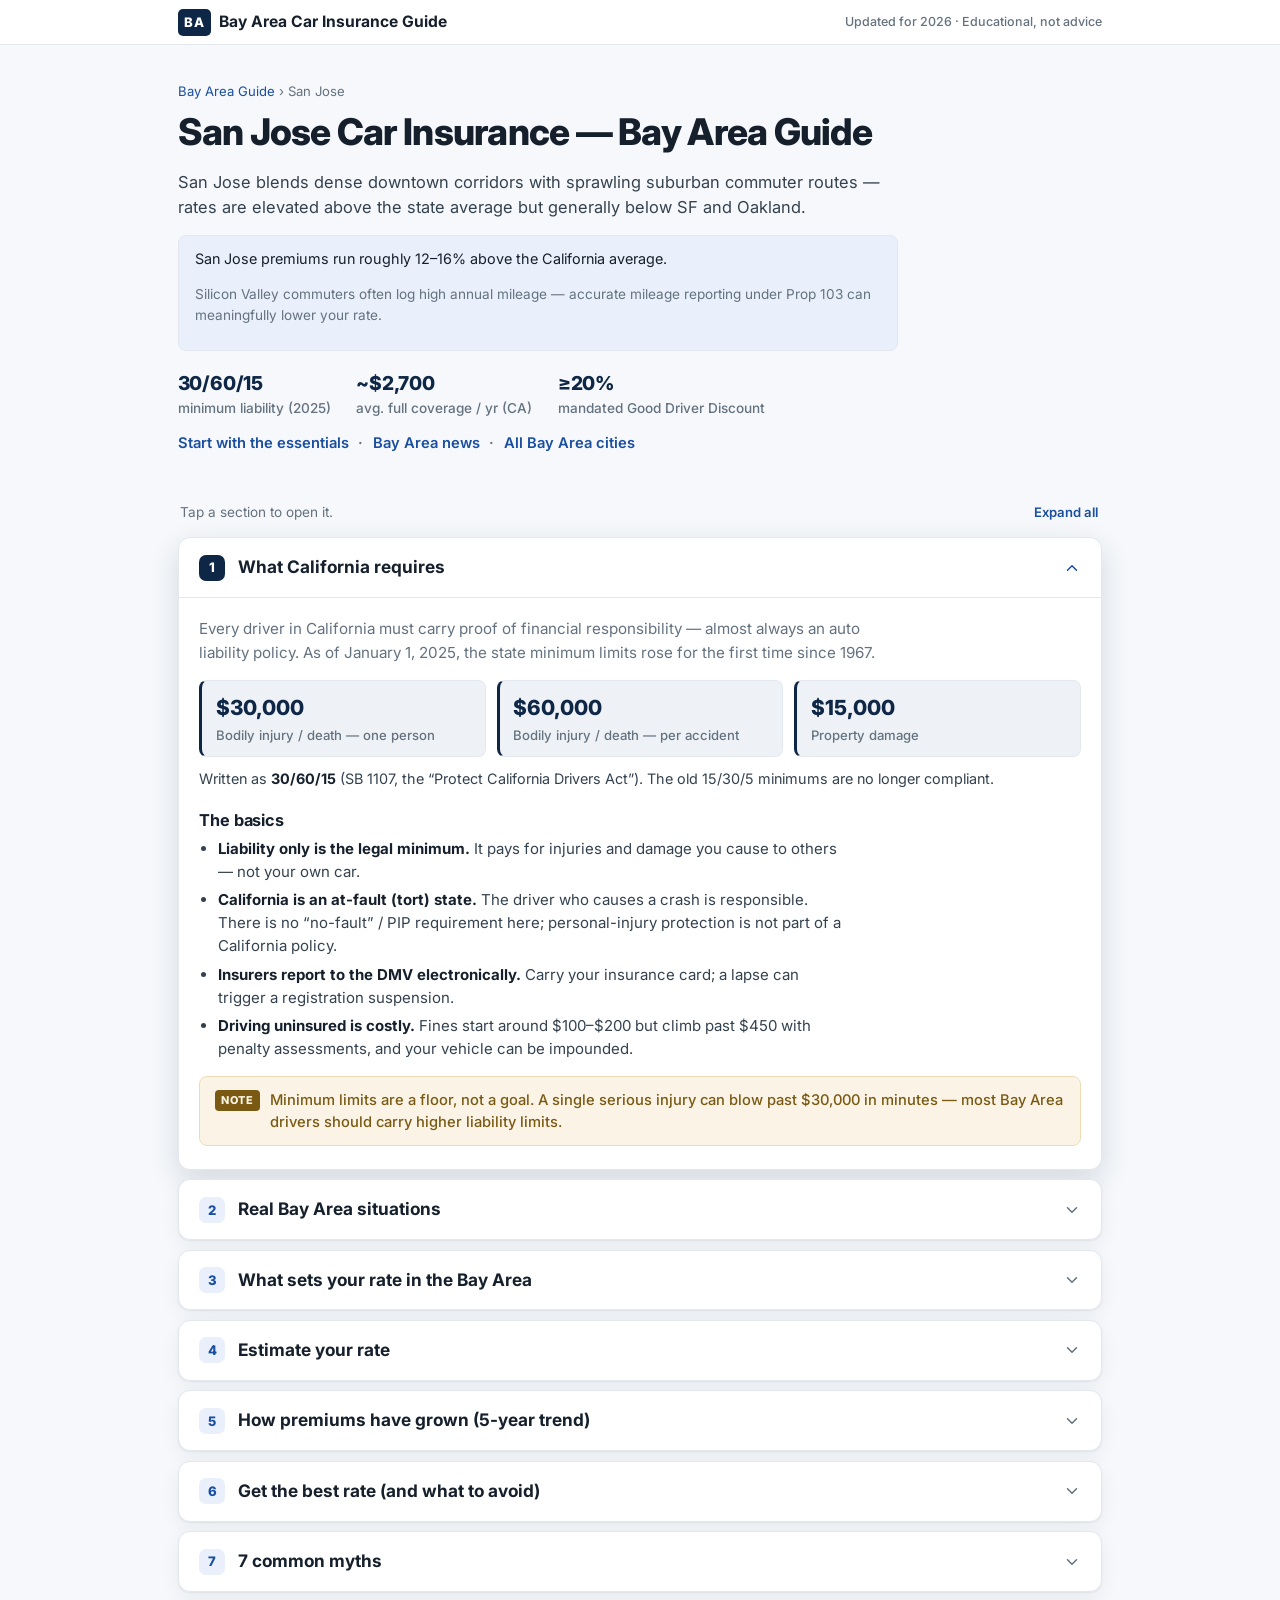
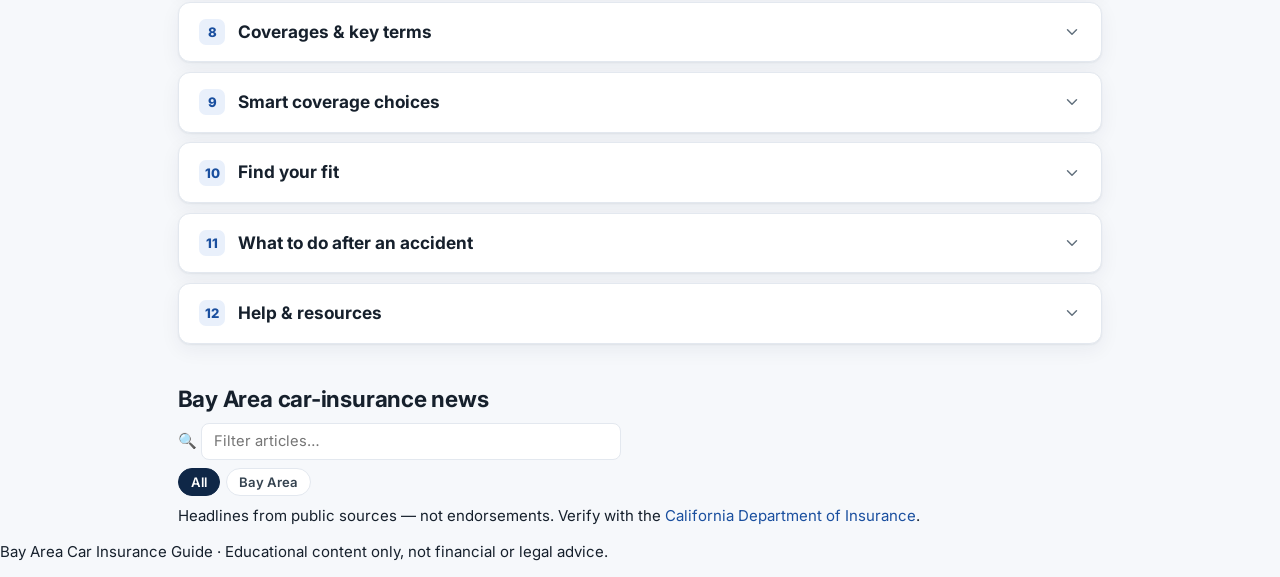
<file: san-jose/index.html>
<!DOCTYPE html>
<html lang="en">
<head>
  <meta charset="UTF-8" />
  <meta name="viewport" content="width=device-width, initial-scale=1.0" />
  <meta name="theme-color" content="#0f2747" />
  <title>San Jose Car Insurance Guide — Bay Area Rates &amp; Coverage</title>
  <meta name="description" content="San Jose car insurance: San Jose premiums run roughly 12–16% above the California average. California law — 30/60/15 minimums, Prop 103 rate factors, coverage options, and daily Bay Area news." />
  <link rel="canonical" href="https://700799.github.io/car-insurance/san-jose/" />
  <meta property="og:title" content="San Jose Car Insurance — Bay Area Guide" />
  <meta property="og:description" content="San Jose blends dense downtown corridors with sprawling suburban commuter routes — rates are elevated above the state average but generally below SF and Oakland." />
  <meta property="og:type" content="website" />
  <meta property="og:url" content="https://700799.github.io/car-insurance/san-jose/" />
  <meta property="og:image" content="https://700799.github.io/car-insurance/assets/og-image.png" />
  <meta name="twitter:card" content="summary_large_image" />
  <meta name="twitter:title" content="San Jose Car Insurance — Bay Area Guide" />
  <meta name="twitter:description" content="San Jose blends dense downtown corridors with sprawling suburban commuter routes — rates are elevated above the state average but generally below SF and Oakland." />
  <meta name="twitter:image" content="https://700799.github.io/car-insurance/assets/og-image.png" />
  <!-- JSONLD:START -->
  <script type="application/ld+json">{"@context":"https://schema.org","@type":"Place","name":"San Jose, California","geo":{"@type":"GeoCoordinates","latitude":37.3382,"longitude":-121.8863},"address":{"@type":"PostalAddress","addressLocality":"San Jose","addressRegion":"CA","addressCountry":"US"},"containedInPlace":{"@type":"AdministrativeArea","name":"Santa Clara County"}}</script>
  <script type="application/ld+json">{"@context":"https://schema.org","@type":"Service","serviceType":"Car insurance guidance","description":"San Jose car insurance guide — Bay Area rates, California law, and local coverage tips for Santa Clara County drivers.","areaServed":{"@type":"City","name":"San Jose","containedInPlace":{"@type":"AdministrativeArea","name":"Santa Clara County"}},"provider":{"@type":"Organization","name":"Bay Area Car Insurance Guide","url":"https://700799.github.io/car-insurance/"}}</script>
  <script type="application/ld+json">{"@context":"https://schema.org","@type":"BreadcrumbList","itemListElement":[{"@type":"ListItem","position":1,"name":"Bay Area Car Insurance Guide","item":"https://700799.github.io/car-insurance/"},{"@type":"ListItem","position":2,"name":"San Jose Car Insurance","item":"https://700799.github.io/car-insurance/san-jose/"}]}</script>
  <script type="application/ld+json">{"@context":"https://schema.org","@type":"FAQPage","mainEntity":[{"@type":"Question","name":"Red cars cost more to insure.","acceptedAnswer":{"@type":"Answer","text":"Color is not a rating factor anywhere — and California can’t even use it. Insurers rate on make, model, trim, engine, repair cost, and theft rates, never paint color."}},{"@type":"Question","name":"My credit score affects my California rate.","acceptedAnswer":{"@type":"Answer","text":"Not here. California is one of a handful of states (with MA, HI, MI) that bans credit-based insurance scores for auto. Your credit can’t legally raise your premium."}},{"@type":"Question","name":"Men always pay more than women (or vice-versa).","acceptedAnswer":{"@type":"Answer","text":"California banned gender as an auto rating factor in 2019. Two otherwise-identical drivers can’t be priced differently on gender here."}},{"@type":"Question","name":"The state minimum means I’m fully protected.","acceptedAnswer":{"@type":"Answer","text":"30/60/15 is the legal floor, not real protection. A single ER visit or a totaled newer car can exceed it — and you personally owe the rest."}},{"@type":"Question","name":"Older / low-value cars don’t need any coverage.","acceptedAnswer":{"@type":"Answer","text":"You still must carry liability to drive legally in California, even on a $500 beater. You can drop collision/comp on it — but never liability."}},{"@type":"Question","name":"My insurer automatically gives me every discount.","acceptedAnswer":{"@type":"Answer","text":"Often not. The Good Driver Discount is mandated, but good-student, mileage, bundling, and course credits frequently require you to ask and provide proof."}},{"@type":"Question","name":"One ticket or claim ruins my rate forever.","acceptedAnswer":{"@type":"Answer","text":"Surcharges fade over time, and a clean ~3-year record restores the Good Driver Discount. Shopping around after an incident usually finds a better-priced insurer."}},{"@type":"Question","name":"What is the minimum car insurance required in California?","acceptedAnswer":{"@type":"Answer","text":"Since January 1, 2025 California requires 30/60/15 liability limits: $30,000 bodily injury per person, $60,000 per accident, and $15,000 property damage (SB 1107)."}}]}</script>
  <!-- JSONLD:END -->
  <link rel="icon" href="data:image/svg+xml,%3Csvg xmlns='http://www.w3.org/2000/svg' viewBox='0 0 32 32'%3E%3Crect width='32' height='32' rx='6' fill='%230f2747'/%3E%3Ctext x='16' y='22' font-family='Arial' font-size='15' font-weight='bold' fill='%23ffffff' text-anchor='middle'%3EBA%3C/text%3E%3C/svg%3E" />
  <link rel="preconnect" href="https://fonts.googleapis.com" />
  <link rel="preconnect" href="https://fonts.gstatic.com" crossorigin />
  <link href="https://fonts.googleapis.com/css2?family=Inter:wght@400;500;600;700;800&display=swap" rel="stylesheet" />
  <link rel="stylesheet" href="../assets/css/styles.css" />
</head>
<body data-newsbase="..">
  <a class="skip-link" href="#sections">Skip to content</a>
  <header class="masthead">
    <div class="masthead__inner">
      <a class="wordmark" href="https://700799.github.io/car-insurance/">
        <span class="wordmark__mark">BA</span>
        <span class="wordmark__text">Bay Area Car Insurance Guide</span>
      </a>
      <span class="masthead__meta">Updated for 2026 · Educational, not advice</span>
    </div>
  </header>
  <section class="intro" id="top">
    <div class="intro__inner">
      <nav class="breadcrumb" aria-label="Breadcrumb">
        <a href="https://700799.github.io/car-insurance/">Bay Area Guide</a> › <span aria-current="page">San Jose</span>
      </nav>
      <h1 class="intro__title">San Jose Car Insurance — Bay Area Guide</h1>
      <p class="intro__sub">San Jose blends dense downtown corridors with sprawling suburban commuter routes — rates are elevated above the state average but generally below SF and Oakland.</p>
      <div class="metro-rate-context">
        <p>San Jose premiums run roughly 12–16% above the California average.</p>
        <p class="pr-note">Silicon Valley commuters often log high annual mileage — accurate mileage reporting under Prop 103 can meaningfully lower your rate.</p>
      </div>
      <ul class="intro__facts">
        <li><span class="intro__num">30/60/15</span> minimum liability (2025)</li>
        <li><span class="intro__num">~$2,700</span> avg. full coverage / yr (CA)</li>
        <li><span class="intro__num">≥20%</span> mandated Good Driver Discount</li>
      </ul>
      <p class="intro__links">
        <a href="#essentials">Start with the essentials</a>
        <span aria-hidden="true">·</span>
        <a href="#news">Bay Area news</a>
        <span aria-hidden="true">·</span>
        <a href="https://700799.github.io/car-insurance/">All Bay Area cities</a>
      </p>
    </div>
  </section>
  <main>
    <div id="sections" class="sections">
      <!-- PRERENDER:START -->
<section class="pr-section" id="essentials" aria-labelledby="essentials-h"><h2 id="essentials-h" class="pr-h2"><span class="pr-num">1</span> What California requires</h2><p class="pr-sub">Every driver in California must carry proof of financial responsibility — almost always an auto liability policy. As of January 1, 2025, the state minimum limits rose for the first time since 1967.</p><ul class="pr-mins"><li><strong>$30,000</strong> — Bodily injury / death — one person</li><li><strong>$60,000</strong> — Bodily injury / death — per accident</li><li><strong>$15,000</strong> — Property damage</li></ul><p>Written as 30/60/15 (SB 1107, the “Protect California Drivers Act”). The old 15/30/5 minimums are no longer compliant.</p><div class="pr-prose">
      <h3>The basics</h3>
      <ul>
        <li><strong>Liability only is the legal minimum.</strong> It pays for injuries and damage you cause to others — not your own car.</li>
        <li><strong>California is an at-fault (tort) state.</strong> The driver who causes a crash is responsible. There is no “no-fault” / PIP requirement here; personal-injury protection is not part of a California policy.</li>
        <li><strong>Insurers report to the DMV electronically.</strong> Carry your insurance card; a lapse can trigger a registration suspension.</li>
        <li><strong>Driving uninsured is costly.</strong> Fines start around $100–$200 but climb past $450 with penalty assessments, and your vehicle can be impounded.</li>
      </ul></div><p class="pr-note">Minimum limits are a floor, not a goal. A single serious injury can blow past $30,000 in minutes — most Bay Area drivers should carry higher liability limits.</p></section>
<section class="pr-section" id="situations" aria-labelledby="situations-h"><h2 id="situations-h" class="pr-h2"><span class="pr-num">2</span> Real Bay Area situations</h2><p class="pr-sub">Four situations Bay Area teens and new drivers actually face, and the coverage that mattered.</p><article class="pr-case"><h3>At-fault rear-end, Oakland / I-880</h3><p class="pr-tag">New driver · liability</p><p>A new driver rear-ended an SUV on I-880. The other party’s repairs and a minor injury claim quickly approached the state minimum. With only 30/60/15, there was little room to spare.</p><p><strong>Lesson:</strong> California’s minimums are low. Higher bodily-injury limits (e.g. 100/300) protect your savings if you’re at fault.</p></article><article class="pr-case"><h3>Uninsured driver, San Francisco</h3><p class="pr-tag">Hit by uninsured · UM</p><p>A driver with no insurance ran a light in San Francisco and fled. About one in six California drivers is uninsured, so there was no one to bill. Uninsured-motorist coverage paid the medical bills and repairs.</p><p><strong>Lesson:</strong> California lets you waive uninsured-motorist coverage in writing — don’t. It’s inexpensive and especially valuable in dense Bay Area traffic.</p></article><article class="pr-case"><h3>Teen on the family policy</h3><p class="pr-tag">Teen · discounts</p><p>Instead of a standalone policy (often $7,000+ a year), a 17-year-old was added to a parent’s policy and kept a B average for the good-student discount, cutting the added cost substantially.</p><p><strong>Lesson:</strong> Stay on a parent’s policy and stack the good-student discount. After three clean years, the 20% Good Driver Discount applies.</p></article><article class="pr-case"><h3>Paid-off commuter car</h3><p class="pr-tag">Older car · trade-off</p><p>A 12-year-old car worth about $3,000 still carried collision and comprehensive. The premiums plus the deductible were nearing the car’s value, so the owner dropped them and kept strong liability.</p><p><strong>Lesson:</strong> When collision + comprehensive cost more than ~10% of the car’s value, dropping them often makes sense.</p></article></section>
<section class="pr-section" id="rate" aria-labelledby="rate-h"><h2 id="rate-h" class="pr-h2"><span class="pr-num">3</span> What sets your rate in the Bay Area</h2><p class="pr-sub">California is unusual. Under Proposition 103 (1988), the Department of Insurance must approve rates in advance, and insurers must weight three mandatory factors most heavily — in this order. Bay Area drivers tend to pay above the state average due to higher vehicle density and theft rates, but Prop 103’s protections apply statewide.</p><ul class="pr-stats"><li><strong>~$2,700/yr</strong> Avg. full coverage (2026)</li><li><strong>~$700/yr</strong> Avg. minimum coverage</li><li><strong>40–50%</strong> Rate rise over ~2 years</li><li><strong>≥20%</strong> Mandated Good Driver Discount</li></ul><h3>The three mandatory factors (in order of weight)</h3><ol class="pr-mand"><li><strong>1. Driving safety record.</strong> Accidents and violations carry the most weight. A clean record is the single biggest lever you control.</li><li><strong>2. Annual miles driven.</strong> California explicitly rewards lower mileage. Fewer miles means lower risk and a lower rate.</li><li><strong>3. Years of driving experience.</strong> More experience lowers your rate over time — a major reason new drivers pay the most.</li></ol><h3>What California prohibits</h3><ul><li><strong>Credit score.</strong> Cannot be used for auto insurance in California.</li><li><strong>Gender.</strong> Banned as a rating factor since 2019.</li><li><strong>ZIP code as the primary factor.</strong> Location may be a secondary factor only — it can’t outweigh the three mandatory ones. Bay Area ZIPs often carry higher rates as a secondary factor.</li></ul><p class="pr-note">Rates have climbed sharply (rising repair costs, claims severity, and wildfire-driven losses across the market). Bay Area drivers typically pay 10–30% above the state average depending on city and ZIP. Optional secondary factors insurers may use include vehicle type, marital status, and annual mileage bands — but never credit or gender.</p></section>
<section class="pr-section" id="estimator" aria-labelledby="estimator-h"><h2 id="estimator-h" class="pr-h2"><span class="pr-num">4</span> Estimate your rate</h2><p class="pr-sub">Get a rough sense of your annual premium range. This estimator uses California-average multipliers anchored to 2026 Bay Area rates — it is an illustrative range, not a quote.</p><p>Get a rough sense of your annual premium range. This estimator uses California-average multipliers anchored to 2026 Bay Area rates — it is an illustrative range, not a quote.</p><p>Example: Bay Area average driver, full coverage ($500 ded.), mid-size vehicle, average mileage, clean record — illustrative range <strong>$2,497 – $3,593/yr</strong>.</p><p class="pr-note">Estimate only — not a quote. Actual premiums depend on your specific insurer, vehicle, driving record, and coverage selections. Always compare real quotes from licensed California insurers.</p></section>
<section class="pr-section" id="trends" aria-labelledby="trends-h"><h2 id="trends-h" class="pr-h2"><span class="pr-num">5</span> How premiums have grown (5-year trend)</h2><p class="pr-sub">Average annual full-coverage premium in California and the Bay Area over the past five years. Toggle a profile to see how a driver, vehicle, or violation changes the trajectory. Tap the legend chips to compare.</p><p>Average annual full-coverage premium in California, 2022–2026, by driver profile:</p><ul class="pr-trend"><li><strong>CA average:</strong> $1,900 → $2,719 (Statewide full-coverage average. Up about 43% since 2022 — repair costs, theft, wildfire losses, and the 2025 30/60/15 minimums.)</li><li><strong>Teen / new driver:</strong> $5,035 → $7,205 (16–19 year-olds pay roughly 2.5–3× the average. Staying on a family policy and the good-student discount cut this sharply.)</li><li><strong>After a DUI:</strong> $4,370 → $6,254 (A DUI raises a California premium by roughly 125–175%. It stays on your record 10 years, though rates ease after 3–5.)</li><li><strong>Speeding ticket / 1 point:</strong> $2,584 → $3,698 (One speeding ticket (1 point) adds about 25–44% for ~3 years in California.)</li><li><strong>Luxury / high-value car:</strong> $2,945 → $4,214 (Pricier parts, higher repair and theft costs, and (for EVs) costly battery repair push luxury-vehicle premiums well above average.)</li><li><strong>Strong safety features:</strong> $1,672 → $2,393 (Automatic braking, blind-spot and lane-keep assist, and good crash-test ratings can earn discounts that pull the premium below average.)</li><li><strong>Good Driver (clean 3+ yrs):</strong> $1,520 → $2,175 (California’s mandated Good Driver Discount is at least 20% off — the green-zone everyone should aim for.)</li></ul><p class="pr-note">Illustrative California estimates built from 2026 averages (Bankrate, MoneyGeek, Insurify, The Zebra) and typical CA multipliers. Not quotes.</p></section>
<section class="pr-section" id="bestrate" aria-labelledby="bestrate-h"><h2 id="bestrate-h" class="pr-h2"><span class="pr-num">6</span> Get the best rate (and what to avoid)</h2><p class="pr-sub">How to get the lowest legitimate rate in the Bay Area — built around the way Prop 103 actually prices policies. These are the moves that move the needle, plus the traps that quietly cost you.</p><h3>Do this — the moves that lower your rate</h3><ul><li><strong>Compare at least 3–5 real quotes</strong> California rates for identical coverage can differ by well over 100% between insurers. Comparison shopping is the single biggest lever — re-quote every 1–2 years and after any life change.</li><li><strong>Always claim the Good Driver Discount</strong> Prop 103 guarantees ≥20% off for ~3 years’ clean driving (no more than one point). It’s the law — make sure every quote applies it.</li><li><strong>Report your true (low) mileage</strong> Miles driven is the #2 mandatory factor in California. If you drive less than you used to — remote work, a short commute — update it. Verified-mileage and telematics programs can cut more.</li><li><strong>Raise your deductible to ‘oops’ money</strong> Going from $250 to $1,000 can drop collision/comp 15–30%. Pick the highest deductible you could comfortably pay tomorrow and pocket the savings.</li><li><strong>Right-size coverage to the car</strong> On a paid-off car worth under ~$4k, dropping collision/comprehensive often beats paying for them (the 10% rule). Keep strong liability + UM regardless.</li><li><strong>Stack every discount you qualify for</strong> Bundle auto with renters/home, multi-car, good-student (B average), driver-training, paperless/auto-pay, and defensive-driving course credits. Ask explicitly — they aren’t always automatic.</li><li><strong>Keep continuous coverage</strong> Even one lapse raises your rate and can suspend your registration. If you sell a car, keep a non-owner policy or transfer coverage rather than going bare.</li><li><strong>Pay in full and go paperless</strong> Many California insurers offer a paid-in-full discount and small e-billing credits. If you pay monthly, compare the installment fees.</li></ul><h3>Avoid this — the quiet money-wasters</h3><ul><li><strong>Auto-renewing for years</strong> ‘Loyalty’ often means price creep. Insurers bank on inertia — the renewal quote is rarely your best quote.</li><li><strong>Buying only the state minimum by default</strong> 30/60/15 is cheap but thin; one serious injury blows past it and you pay the rest. Don’t confuse ‘cheapest premium’ with ‘best value’.</li><li><strong>Waiving uninsured-motorist coverage</strong> California lets you reject UM/UIM in writing. Don’t — roughly 1 in 6 California drivers is uninsured, and UM is inexpensive.</li><li><strong>Letting a small claim raise your rate</strong> Filing a claim that’s barely above your deductible can cost you more in surcharges than it pays. For minor damage, get an estimate first.</li><li><strong>Guessing your mileage too high</strong> Overstating annual miles inflates your premium under California’s rules. Use your real odometer trend.</li><li><strong>Ignoring the car you buy</strong> Insurance cost varies hugely by model (repair cost, theft rates, EV battery repair). Get a quote before you buy the car, not after.</li></ul><p class="pr-note">What you can’t be charged for in California: your credit score and your gender — both are banned. Be skeptical of any ‘tip’ or quote that leans on those.</p></section>
<section class="pr-section" id="myths" aria-labelledby="myths-h"><h2 id="myths-h" class="pr-h2"><span class="pr-num">7</span> 7 common myths</h2><p class="pr-sub">Misconceptions cost Bay Area drivers real money. Here are seven of the most common — and the truth, with the California angle.</p><div class="pr-myth"><h3>Myth: Red cars cost more to insure.</h3><p><strong>Truth:</strong> Color is not a rating factor anywhere — and California can’t even use it. Insurers rate on make, model, trim, engine, repair cost, and theft rates, never paint color.</p></div><div class="pr-myth"><h3>Myth: My credit score affects my California rate.</h3><p><strong>Truth:</strong> Not here. California is one of a handful of states (with MA, HI, MI) that bans credit-based insurance scores for auto. Your credit can’t legally raise your premium.</p></div><div class="pr-myth"><h3>Myth: Men always pay more than women (or vice-versa).</h3><p><strong>Truth:</strong> California banned gender as an auto rating factor in 2019. Two otherwise-identical drivers can’t be priced differently on gender here.</p></div><div class="pr-myth"><h3>Myth: The state minimum means I’m fully protected.</h3><p><strong>Truth:</strong> 30/60/15 is the legal floor, not real protection. A single ER visit or a totaled newer car can exceed it — and you personally owe the rest.</p></div><div class="pr-myth"><h3>Myth: Older / low-value cars don’t need any coverage.</h3><p><strong>Truth:</strong> You still must carry liability to drive legally in California, even on a $500 beater. You can drop collision/comp on it — but never liability.</p></div><div class="pr-myth"><h3>Myth: My insurer automatically gives me every discount.</h3><p><strong>Truth:</strong> Often not. The Good Driver Discount is mandated, but good-student, mileage, bundling, and course credits frequently require you to ask and provide proof.</p></div><div class="pr-myth"><h3>Myth: One ticket or claim ruins my rate forever.</h3><p><strong>Truth:</strong> Surcharges fade over time, and a clean ~3-year record restores the Good Driver Discount. Shopping around after an incident usually finds a better-priced insurer.</p></div></section>
<section class="pr-section" id="coverages" aria-labelledby="coverages-h"><h2 id="coverages-h" class="pr-h2"><span class="pr-num">8</span> Coverages &amp; key terms</h2><p class="pr-sub">The coverages on a California policy, in plain terms. The note on each is the California-specific point to remember. Bay Area drivers should pay particular attention to comprehensive (theft is elevated in many cities) and UM/UIM.</p><dl class="pr-terms"><dt>Bodily Injury &amp; Property Damage liability</dt><dd>Pays for injuries and property you cause others. The required 30/60/15 limits are the minimum. <em>California: Required statewide. Most drivers should buy more than the minimum.</em></dd><dt>Collision</dt><dd>Repairs or replaces your own car after a crash, regardless of fault. <em>California: Optional, but required by lenders. Weigh it against your car’s value.</em></dd><dt>Comprehensive</dt><dd>Covers your car for theft, vandalism, fire, falling objects, and weather. <em>California: Worth more in Bay Area cities (theft) and wildfire/storm-exposed areas.</em></dd><dt>Uninsured / Underinsured Motorist (UM/UIM)</dt><dd>Pays your bills when an at-fault driver has no insurance or too little — including hit-and-runs. <em>California: Insurers must offer it; you can reject it only in writing. With ~1 in 6 drivers uninsured, keep it.</em></dd><dt>Medical Payments (MedPay)</dt><dd>Covers medical bills for you and your passengers regardless of fault. <em>California: Optional. California has no no-fault/PIP, so MedPay is the main first-party medical add-on.</em></dd><dt>GAP</dt><dd>If a financed car is totaled, pays the difference between the loan balance and the car’s value. <em>California: Useful on new, financed, or leased cars that depreciate quickly.</em></dd><dt>Deductible</dt><dd>What you pay out of pocket on a collision or comprehensive claim before coverage applies. <em>California: A higher deductible lowers your premium — pick an amount you could pay today.</em></dd><dt>Good Driver Discount</dt><dd>A California-mandated discount of at least 20% for qualifying drivers. <em>California: Requires ~3 years’ experience and a clean record (no more than one point).</em></dd></dl></section>
<section class="pr-section" id="choices" aria-labelledby="choices-h"><h2 id="choices-h" class="pr-h2"><span class="pr-num">9</span> Smart coverage choices</h2><p class="pr-sub">Coverage is a balance between premium and risk. Here is how the main trade-offs play out in California.</p><h3>Choosing a deductible</h3><table class="pr-table"><thead><tr><th>Deductible</th><th>Collision + comp premium</th><th>You pay per claim</th></tr></thead><tbody><tr><td>$250</td><td>Highest</td><td>$250</td></tr><tr><td>$500</td><td>Baseline</td><td>$500</td></tr><tr><td>$1,000</td><td>~15–25% lower</td><td>$1,000</td></tr><tr><td>$2,000</td><td>~30–40% lower</td><td>$2,000</td></tr></tbody></table><p class="pr-note">Illustrative. Raising your deductible lowers the premium but increases what you pay after a claim.</p><h3>Rules of thumb</h3><ul><li><strong>Buy more than 30/60/15.</strong> State minimums are low. If you have any assets, 100/300/100 bodily-injury limits are a common, affordable step up.</li><li><strong>Keep uninsured-motorist coverage.</strong> California lets you waive it in writing, but with so many uninsured drivers it’s one of the best values on the policy.</li><li><strong>Use the 10% rule on older cars.</strong> If collision + comprehensive plus the deductible exceed ~10% of the car’s value, consider dropping them.</li><li><strong>Lean on California’s mileage factor.</strong> Because miles driven is a mandatory factor, low-mileage and verified-mileage programs can meaningfully cut your rate.</li><li><strong>Earn and keep the Good Driver Discount.</strong> Three clean years and you qualify for at least 20% off — protect it.</li><li><strong>Re-shop after any rate hike.</strong> Approved rate changes vary by insurer. The same coverage can differ by hundreds of dollars a year.</li></ul></section>
<section class="pr-section" id="profiles" aria-labelledby="profiles-h"><h2 id="profiles-h" class="pr-h2"><span class="pr-num">10</span> Find your fit</h2><p class="pr-sub">Pick the driver closest to you to see three coverage options, the recommended choice, and a deductible — all framed for Bay Area California drivers. Then build your own below.</p><article class="pr-profile"><h3>Low-mileage, experienced</h3><p class="pr-tag">Clean record · few miles · older paid-off car</p><p>10+ years’ experience · Low annual mileage · Owns an older car outright · Qualifies for Good Driver Discount</p><p><strong>Recommended:</strong> Liability at 100/300/100 + UM/UIM; skip collision/comp on a low-value car.</p><ul><li><strong>Deductible:</strong> N/A (collision dropped); comprehensive only if car still worth ~$4k+, then $1,000</li><li><strong>Liability:</strong> 100/300/100</li><li><strong>Add-ons:</strong> UM/UIM · Low-mileage program · Good Driver Discount</li></ul><p>Low mileage and a clean record are exactly what California rewards. Put the savings into stronger liability and keep UM rather than insuring a low-value car.</p></article><article class="pr-profile"><h3>Bay Area / SF city driver</h3><p class="pr-tag">Urban Bay Area · street parking · newer car</p><p>Dense urban Bay Area ZIP · Higher theft/vandalism risk · Car is 0–6 years old · More miles in Bay Area traffic</p><p><strong>Recommended:</strong> Full coverage (liability + collision + comprehensive) + UM/UIM.</p><ul><li><strong>Deductible:</strong> $500</li><li><strong>Liability:</strong> 100/300/100</li><li><strong>Add-ons:</strong> Comprehensive · UM/UIM · Anti-theft / secured-parking discount</li></ul><p>SF, Oakland, and San Jose rank among California’s most expensive areas for auto insurance, with real theft and crash exposure. Comprehensive matters; a garage, alarm, or BART commute can help offset the elevated Bay Area cost.</p></article><article class="pr-profile"><h3>New teen driver</h3><p class="pr-tag">16–18 · on the family policy</p><p>Newly licensed · Highest crash risk · Eligible for good-student discount · Gender can’t raise the rate in CA</p><p><strong>Recommended:</strong> Add the teen to a parent’s policy with full coverage.</p><ul><li><strong>Deductible:</strong> $500</li><li><strong>Liability:</strong> 100/300/100 to protect family assets</li><li><strong>Add-ons:</strong> Good-student discount · Driver-training course · Assign teen to the cheapest car</li></ul><p>A standalone teen policy is far costlier than being added to the family policy. Because California bans gender as a factor, young men in particular fare better here than in most states. The 20% Good Driver Discount arrives after three clean years.</p></article><article class="pr-profile"><h3>New or financed car</h3><p class="pr-tag">Loan or lease · depreciates fast</p><p>Has a loan or lease · Lender requires coverage · Car loses value quickly · Wants it protected</p><p><strong>Recommended:</strong> Full coverage (required by the lender).</p><ul><li><strong>Deductible:</strong> $500</li><li><strong>Liability:</strong> 100/300/100</li><li><strong>Add-ons:</strong> GAP insurance · New-car replacement if offered</li></ul><p>Lenders require full coverage, and a new car can be worth less than you owe early on — GAP bridges that. The state minimum 30/60/15 is too thin for a driver with assets and a loan.</p></article><article class="pr-profile"><h3>Tight budget, older car</h3><p class="pr-tag">Cheap car · keep it legal &amp; cheap</p><p>Car worth under ~$4k · Owns it outright · Tight monthly budget · Could absorb losing the car</p><p><strong>Recommended:</strong> Liability only — drop collision &amp; comprehensive.</p><ul><li><strong>Deductible:</strong> High ($1,000+), or self-insure the car</li><li><strong>Liability:</strong> At least 30/60/15; step up if you have assets</li><li><strong>Add-ons:</strong> UM/UIM if affordable · Check the California Low Cost Auto (CLCA) program</li></ul><p>On a sub-$4k car, paying for collision/comp rarely pays off. Keep liability legal, add cheap UM, and if your income qualifies, the state CLCA program may beat any standard quote.</p></article><article class="pr-profile"><h3>Income-eligible driver</h3><p class="pr-tag">Good record · lower income · car ≤ $25k</p><p>Household income within program limits · Valid California license, 16+ · Good driving record · Vehicle valued ≤ $25,000</p><p><strong>Recommended:</strong> California Low Cost Automobile (CLCA) liability policy.</p><ul><li><strong>Deductible:</strong> N/A (liability program)</li><li><strong>Liability:</strong> Program limits (lower than standard, but legally compliant)</li><li><strong>Add-ons:</strong> Optional UM/UIM · Optional MedPay</li></ul><p>CLCA (mylowcostauto.com) is a state program for income-eligible good drivers. Typical premiums run a few hundred dollars a year — often the cheapest legal option for those who qualify.</p></article></section>
<section class="pr-section" id="accident" aria-labelledby="accident-h"><h2 id="accident-h" class="pr-h2"><span class="pr-num">11</span> What to do after an accident</h2><p class="pr-sub">If you’re in a crash in California, what you do in the first minutes and days matters — for safety, for the law, and for your claim. Here’s exactly what to do.</p><h3>Step by step</h3><ol class="pr-steps"><li><strong>Stop and stay safe.</strong> Never leave the scene — leaving an injury crash is a felony in California. If the cars are drivable and it’s safe, move them out of traffic and turn on hazards. Check everyone for injuries.</li><li><strong>Call 911 if anyone’s hurt or roads are blocked.</strong> Get medical help and police on scene for any injury, death, or major damage. A police report is invaluable for your claim even when officers don’t always respond to minor fender-benders.</li><li><strong>Exchange information.</strong> Get the other driver’s name, phone, address, driver’s license number, license plate, and insurance company + policy number. Note the car’s make/model/color.</li><li><strong>Document everything.</strong> Photograph all vehicles, damage, positions, skid marks, street signs, and the overall scene. Get names and numbers of any witnesses. Write down the time, location, and what happened while it’s fresh.</li><li><strong>Don’t admit fault or over-share.</strong> Be polite but don’t say ‘it was my fault’ or speculate — fault is for the insurers and, in California’s at-fault system, can be shared. Stick to facts when speaking with the other driver or police.</li><li><strong>Report it to your insurer promptly.</strong> Call your own insurer (or use its app) as soon as you safely can, even if you weren’t at fault. Prompt notice is usually required by your policy. Give facts; let them handle liability.</li><li><strong>Get medical attention — and keep records.</strong> See a doctor even if you feel fine; some injuries surface later. Keep all bills and records. In California, MedPay (if you bought it) helps regardless of fault, since the state has no PIP.</li><li><strong>Know the California reporting rules.</strong> You must file form SR-1 with the DMV within 10 days if anyone is injured/killed or property damage exceeds $1,000 (nearly every crash). This is separate from any police or insurance report.</li></ol><h3>Don't</h3><ul><li>Don’t leave the scene — it can turn a fender-bender into a crime.</li><li>Don’t admit fault or apologize in a way that assigns blame.</li><li>Don’t accept cash to ‘skip insurance’ — hidden injuries and damage can cost you later.</li><li>Don’t sign anything from the other driver or a non-police party at the scene.</li><li>Don’t forget the SR-1 — the DMV deadline is 10 days and missing it can suspend your license.</li></ul><h3>Keep in your glovebox</h3><ul><li>Insurance card (in the glovebox + a photo on your phone)</li><li>Driver’s license &amp; registration</li><li>Phone for photos and calls</li><li>Pen &amp; paper or a notes app</li><li>Emergency contacts</li><li>Roadside/tow number</li></ul></section>
<section class="pr-section" id="resources" aria-labelledby="resources-h"><h2 id="resources-h" class="pr-h2"><span class="pr-num">12</span> Help &amp; resources</h2><p class="pr-sub">Official California programs and Bay Area resources. These are the places to verify requirements, find low-cost options, and get local assistance.</p><ul class="pr-res"><li><strong>California Department of Insurance</strong> — Regulator under Prop 103. Compare rates, check a company or agent’s license, and file a complaint. Consumer hotline 1-800-927-4357. <a href="https://www.insurance.ca.gov/01-consumers/105-type/95-guides/01-auto/" target="_blank" rel="noopener noreferrer">insurance.ca.gov</a></li><li><strong>California Low Cost Auto (CLCA)</strong> — State program providing affordable liability insurance to income-eligible good drivers with a vehicle valued at $25,000 or less. <a href="https://www.mylowcostauto.com/" target="_blank" rel="noopener noreferrer">mylowcostauto.com</a></li><li><strong>Good Driver Discount</strong> — Prop 103 guarantees at least 20% off for drivers with ~3 years’ experience and a clean record. Ask every insurer if you qualify. <a href="https://www.insurance.ca.gov/01-consumers/105-type/95-guides/01-auto/prop103.cfm" target="_blank" rel="noopener noreferrer">Prop 103 guide</a></li><li><strong>California DMV — insurance requirements</strong> — Proof-of-insurance rules, electronic reporting, and what happens to your registration if coverage lapses. <a href="https://www.dmv.ca.gov/portal/vehicle-registration/insurance-requirements/" target="_blank" rel="noopener noreferrer">dmv.ca.gov</a></li><li><strong>Consumer Watchdog</strong> — The nonprofit behind Prop 103. Tracks rate filings and challenges increases on behalf of California drivers. <a href="https://consumerwatchdog.org/insurance/proposition-103/" target="_blank" rel="noopener noreferrer">consumerwatchdog.org</a></li><li><strong>Bay Area DMV field offices</strong> — Find your nearest Bay Area DMV office for registration, license, and SR-1 filing. Locations in SF, Oakland, San Jose, and across all nine counties. <a href="https://www.dmv.ca.gov/portal/dmv-offices/" target="_blank" rel="noopener noreferrer">dmv.ca.gov/offices</a></li></ul></section>
      <!-- PRERENDER:END -->
    </div>
    <section class="news" id="news" aria-labelledby="news-h">
      <div class="news__inner">
        <div class="news__head">
          <h2 id="news-h" class="news__title">Bay Area car-insurance news</h2>
          <span id="newsUpdated" class="news__updated"></span>
        </div>
        <label class="news__search-wrap" for="newsSearch">
          <span class="news__search-icon" aria-hidden="true">🔍</span>
          <input id="newsSearch" class="news__search" type="search" placeholder="Filter articles…" aria-label="Filter news articles" />
        </label>
        <div id="newsChips" class="news__chips">
          <button class="chip is-active" data-region="" type="button">All</button>
          <button class="chip" data-region="bayarea" type="button">Bay Area</button>
        </div>
        <p id="newsCount" class="news__count"></p>
        <div id="newsGrid" class="news__grid"></div>
        <button id="newsMoreBtn" class="news__more" type="button" hidden>Load more</button>
        <p class="news__disc">Headlines from public sources — not endorsements. Verify with the <a href="https://www.insurance.ca.gov/" target="_blank" rel="noopener noreferrer">California Department of Insurance</a>.</p>
      </div>
    </section>
  </main>
  <footer class="foot">
    <p>Bay Area Car Insurance Guide · Educational content only, not financial or legal advice.</p>
    <p><small id="footerUpdated"></small></p>
  </footer>
  <nav class="floatmenu" id="floatmenu" aria-label="Jump to section"></nav>
  <script>window.ANALYTICS = null;</script>
  <script src="../assets/js/content.js"></script>
  <script src="../assets/js/partners.js"></script>
  <script src="../assets/js/app.js"></script>
</body>
</html>
</file>
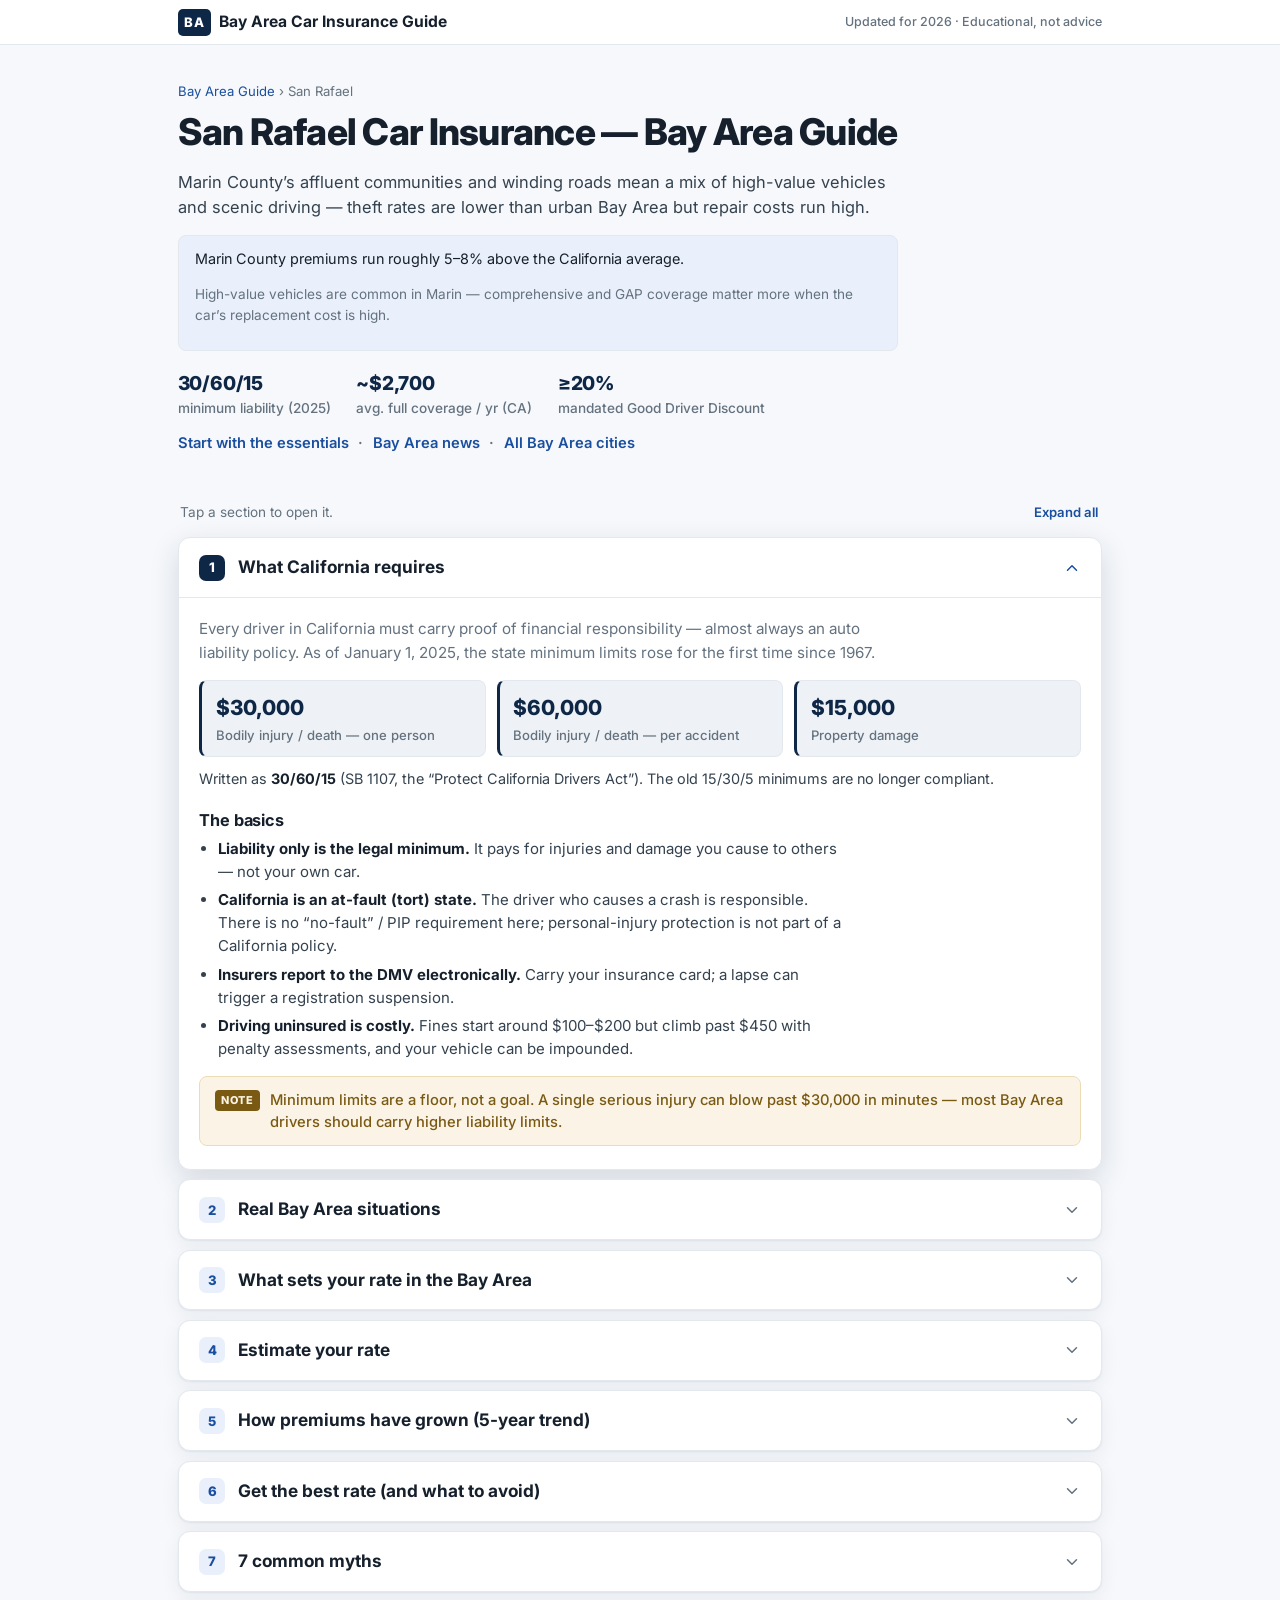
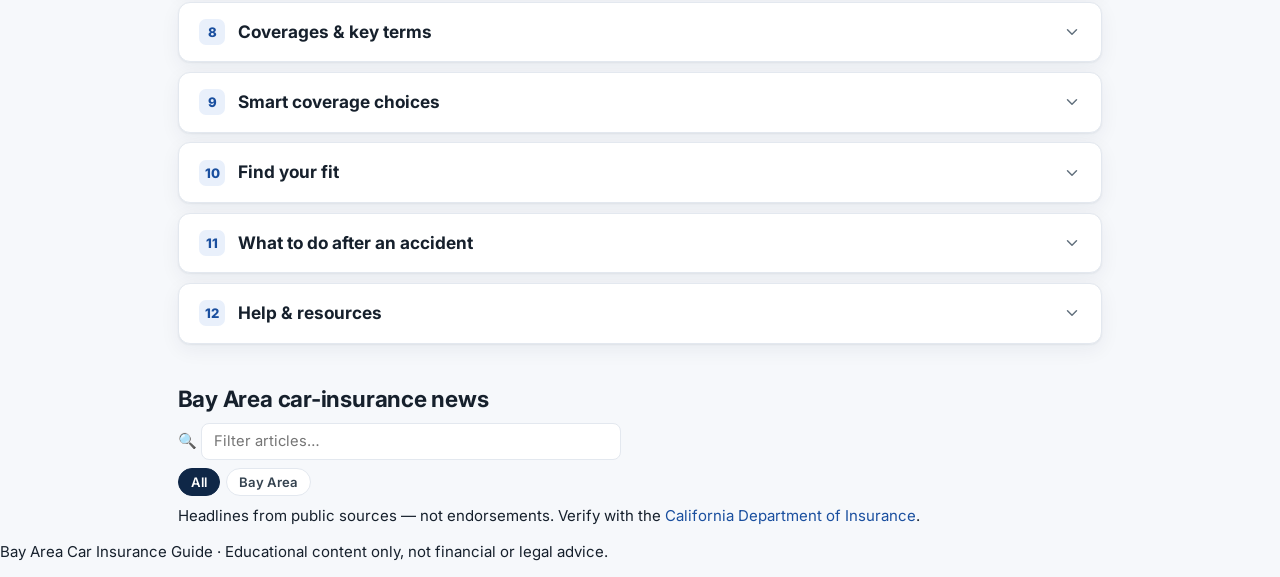
<file: san-rafael/index.html>
<!DOCTYPE html>
<html lang="en">
<head>
  <meta charset="UTF-8" />
  <meta name="viewport" content="width=device-width, initial-scale=1.0" />
  <meta name="theme-color" content="#0f2747" />
  <title>San Rafael Car Insurance Guide — Bay Area Rates &amp; Coverage</title>
  <meta name="description" content="San Rafael car insurance: Marin County premiums run roughly 5–8% above the California average. California law — 30/60/15 minimums, Prop 103 rate factors, coverage options, and daily Bay Area news." />
  <link rel="canonical" href="https://700799.github.io/car-insurance/san-rafael/" />
  <meta property="og:title" content="San Rafael Car Insurance — Bay Area Guide" />
  <meta property="og:description" content="Marin County’s affluent communities and winding roads mean a mix of high-value vehicles and scenic driving — theft rates are lower than urban Bay Area but repair costs run high." />
  <meta property="og:type" content="website" />
  <meta property="og:url" content="https://700799.github.io/car-insurance/san-rafael/" />
  <meta property="og:image" content="https://700799.github.io/car-insurance/assets/og-image.png" />
  <meta name="twitter:card" content="summary_large_image" />
  <meta name="twitter:title" content="San Rafael Car Insurance — Bay Area Guide" />
  <meta name="twitter:description" content="Marin County’s affluent communities and winding roads mean a mix of high-value vehicles and scenic driving — theft rates are lower than urban Bay Area but repair costs run high." />
  <meta name="twitter:image" content="https://700799.github.io/car-insurance/assets/og-image.png" />
  <!-- JSONLD:START -->
  <script type="application/ld+json">{"@context":"https://schema.org","@type":"Place","name":"San Rafael, California","geo":{"@type":"GeoCoordinates","latitude":37.9735,"longitude":-122.5311},"address":{"@type":"PostalAddress","addressLocality":"San Rafael","addressRegion":"CA","addressCountry":"US"},"containedInPlace":{"@type":"AdministrativeArea","name":"Marin County"}}</script>
  <script type="application/ld+json">{"@context":"https://schema.org","@type":"Service","serviceType":"Car insurance guidance","description":"San Rafael car insurance guide — Bay Area rates, California law, and local coverage tips for Marin County drivers.","areaServed":{"@type":"City","name":"San Rafael","containedInPlace":{"@type":"AdministrativeArea","name":"Marin County"}},"provider":{"@type":"Organization","name":"Bay Area Car Insurance Guide","url":"https://700799.github.io/car-insurance/"}}</script>
  <script type="application/ld+json">{"@context":"https://schema.org","@type":"BreadcrumbList","itemListElement":[{"@type":"ListItem","position":1,"name":"Bay Area Car Insurance Guide","item":"https://700799.github.io/car-insurance/"},{"@type":"ListItem","position":2,"name":"San Rafael Car Insurance","item":"https://700799.github.io/car-insurance/san-rafael/"}]}</script>
  <script type="application/ld+json">{"@context":"https://schema.org","@type":"FAQPage","mainEntity":[{"@type":"Question","name":"Red cars cost more to insure.","acceptedAnswer":{"@type":"Answer","text":"Color is not a rating factor anywhere — and California can’t even use it. Insurers rate on make, model, trim, engine, repair cost, and theft rates, never paint color."}},{"@type":"Question","name":"My credit score affects my California rate.","acceptedAnswer":{"@type":"Answer","text":"Not here. California is one of a handful of states (with MA, HI, MI) that bans credit-based insurance scores for auto. Your credit can’t legally raise your premium."}},{"@type":"Question","name":"Men always pay more than women (or vice-versa).","acceptedAnswer":{"@type":"Answer","text":"California banned gender as an auto rating factor in 2019. Two otherwise-identical drivers can’t be priced differently on gender here."}},{"@type":"Question","name":"The state minimum means I’m fully protected.","acceptedAnswer":{"@type":"Answer","text":"30/60/15 is the legal floor, not real protection. A single ER visit or a totaled newer car can exceed it — and you personally owe the rest."}},{"@type":"Question","name":"Older / low-value cars don’t need any coverage.","acceptedAnswer":{"@type":"Answer","text":"You still must carry liability to drive legally in California, even on a $500 beater. You can drop collision/comp on it — but never liability."}},{"@type":"Question","name":"My insurer automatically gives me every discount.","acceptedAnswer":{"@type":"Answer","text":"Often not. The Good Driver Discount is mandated, but good-student, mileage, bundling, and course credits frequently require you to ask and provide proof."}},{"@type":"Question","name":"One ticket or claim ruins my rate forever.","acceptedAnswer":{"@type":"Answer","text":"Surcharges fade over time, and a clean ~3-year record restores the Good Driver Discount. Shopping around after an incident usually finds a better-priced insurer."}},{"@type":"Question","name":"What is the minimum car insurance required in California?","acceptedAnswer":{"@type":"Answer","text":"Since January 1, 2025 California requires 30/60/15 liability limits: $30,000 bodily injury per person, $60,000 per accident, and $15,000 property damage (SB 1107)."}}]}</script>
  <!-- JSONLD:END -->
  <link rel="icon" href="data:image/svg+xml,%3Csvg xmlns='http://www.w3.org/2000/svg' viewBox='0 0 32 32'%3E%3Crect width='32' height='32' rx='6' fill='%230f2747'/%3E%3Ctext x='16' y='22' font-family='Arial' font-size='15' font-weight='bold' fill='%23ffffff' text-anchor='middle'%3EBA%3C/text%3E%3C/svg%3E" />
  <link rel="preconnect" href="https://fonts.googleapis.com" />
  <link rel="preconnect" href="https://fonts.gstatic.com" crossorigin />
  <link href="https://fonts.googleapis.com/css2?family=Inter:wght@400;500;600;700;800&display=swap" rel="stylesheet" />
  <link rel="stylesheet" href="../assets/css/styles.css" />
</head>
<body data-newsbase="..">
  <a class="skip-link" href="#sections">Skip to content</a>
  <header class="masthead">
    <div class="masthead__inner">
      <a class="wordmark" href="https://700799.github.io/car-insurance/">
        <span class="wordmark__mark">BA</span>
        <span class="wordmark__text">Bay Area Car Insurance Guide</span>
      </a>
      <span class="masthead__meta">Updated for 2026 · Educational, not advice</span>
    </div>
  </header>
  <section class="intro" id="top">
    <div class="intro__inner">
      <nav class="breadcrumb" aria-label="Breadcrumb">
        <a href="https://700799.github.io/car-insurance/">Bay Area Guide</a> › <span aria-current="page">San Rafael</span>
      </nav>
      <h1 class="intro__title">San Rafael Car Insurance — Bay Area Guide</h1>
      <p class="intro__sub">Marin County’s affluent communities and winding roads mean a mix of high-value vehicles and scenic driving — theft rates are lower than urban Bay Area but repair costs run high.</p>
      <div class="metro-rate-context">
        <p>Marin County premiums run roughly 5–8% above the California average.</p>
        <p class="pr-note">High-value vehicles are common in Marin — comprehensive and GAP coverage matter more when the car’s replacement cost is high.</p>
      </div>
      <ul class="intro__facts">
        <li><span class="intro__num">30/60/15</span> minimum liability (2025)</li>
        <li><span class="intro__num">~$2,700</span> avg. full coverage / yr (CA)</li>
        <li><span class="intro__num">≥20%</span> mandated Good Driver Discount</li>
      </ul>
      <p class="intro__links">
        <a href="#essentials">Start with the essentials</a>
        <span aria-hidden="true">·</span>
        <a href="#news">Bay Area news</a>
        <span aria-hidden="true">·</span>
        <a href="https://700799.github.io/car-insurance/">All Bay Area cities</a>
      </p>
    </div>
  </section>
  <main>
    <div id="sections" class="sections">
      <!-- PRERENDER:START -->
<section class="pr-section" id="essentials" aria-labelledby="essentials-h"><h2 id="essentials-h" class="pr-h2"><span class="pr-num">1</span> What California requires</h2><p class="pr-sub">Every driver in California must carry proof of financial responsibility — almost always an auto liability policy. As of January 1, 2025, the state minimum limits rose for the first time since 1967.</p><ul class="pr-mins"><li><strong>$30,000</strong> — Bodily injury / death — one person</li><li><strong>$60,000</strong> — Bodily injury / death — per accident</li><li><strong>$15,000</strong> — Property damage</li></ul><p>Written as 30/60/15 (SB 1107, the “Protect California Drivers Act”). The old 15/30/5 minimums are no longer compliant.</p><div class="pr-prose">
      <h3>The basics</h3>
      <ul>
        <li><strong>Liability only is the legal minimum.</strong> It pays for injuries and damage you cause to others — not your own car.</li>
        <li><strong>California is an at-fault (tort) state.</strong> The driver who causes a crash is responsible. There is no “no-fault” / PIP requirement here; personal-injury protection is not part of a California policy.</li>
        <li><strong>Insurers report to the DMV electronically.</strong> Carry your insurance card; a lapse can trigger a registration suspension.</li>
        <li><strong>Driving uninsured is costly.</strong> Fines start around $100–$200 but climb past $450 with penalty assessments, and your vehicle can be impounded.</li>
      </ul></div><p class="pr-note">Minimum limits are a floor, not a goal. A single serious injury can blow past $30,000 in minutes — most Bay Area drivers should carry higher liability limits.</p></section>
<section class="pr-section" id="situations" aria-labelledby="situations-h"><h2 id="situations-h" class="pr-h2"><span class="pr-num">2</span> Real Bay Area situations</h2><p class="pr-sub">Four situations Bay Area teens and new drivers actually face, and the coverage that mattered.</p><article class="pr-case"><h3>At-fault rear-end, Oakland / I-880</h3><p class="pr-tag">New driver · liability</p><p>A new driver rear-ended an SUV on I-880. The other party’s repairs and a minor injury claim quickly approached the state minimum. With only 30/60/15, there was little room to spare.</p><p><strong>Lesson:</strong> California’s minimums are low. Higher bodily-injury limits (e.g. 100/300) protect your savings if you’re at fault.</p></article><article class="pr-case"><h3>Uninsured driver, San Francisco</h3><p class="pr-tag">Hit by uninsured · UM</p><p>A driver with no insurance ran a light in San Francisco and fled. About one in six California drivers is uninsured, so there was no one to bill. Uninsured-motorist coverage paid the medical bills and repairs.</p><p><strong>Lesson:</strong> California lets you waive uninsured-motorist coverage in writing — don’t. It’s inexpensive and especially valuable in dense Bay Area traffic.</p></article><article class="pr-case"><h3>Teen on the family policy</h3><p class="pr-tag">Teen · discounts</p><p>Instead of a standalone policy (often $7,000+ a year), a 17-year-old was added to a parent’s policy and kept a B average for the good-student discount, cutting the added cost substantially.</p><p><strong>Lesson:</strong> Stay on a parent’s policy and stack the good-student discount. After three clean years, the 20% Good Driver Discount applies.</p></article><article class="pr-case"><h3>Paid-off commuter car</h3><p class="pr-tag">Older car · trade-off</p><p>A 12-year-old car worth about $3,000 still carried collision and comprehensive. The premiums plus the deductible were nearing the car’s value, so the owner dropped them and kept strong liability.</p><p><strong>Lesson:</strong> When collision + comprehensive cost more than ~10% of the car’s value, dropping them often makes sense.</p></article></section>
<section class="pr-section" id="rate" aria-labelledby="rate-h"><h2 id="rate-h" class="pr-h2"><span class="pr-num">3</span> What sets your rate in the Bay Area</h2><p class="pr-sub">California is unusual. Under Proposition 103 (1988), the Department of Insurance must approve rates in advance, and insurers must weight three mandatory factors most heavily — in this order. Bay Area drivers tend to pay above the state average due to higher vehicle density and theft rates, but Prop 103’s protections apply statewide.</p><ul class="pr-stats"><li><strong>~$2,700/yr</strong> Avg. full coverage (2026)</li><li><strong>~$700/yr</strong> Avg. minimum coverage</li><li><strong>40–50%</strong> Rate rise over ~2 years</li><li><strong>≥20%</strong> Mandated Good Driver Discount</li></ul><h3>The three mandatory factors (in order of weight)</h3><ol class="pr-mand"><li><strong>1. Driving safety record.</strong> Accidents and violations carry the most weight. A clean record is the single biggest lever you control.</li><li><strong>2. Annual miles driven.</strong> California explicitly rewards lower mileage. Fewer miles means lower risk and a lower rate.</li><li><strong>3. Years of driving experience.</strong> More experience lowers your rate over time — a major reason new drivers pay the most.</li></ol><h3>What California prohibits</h3><ul><li><strong>Credit score.</strong> Cannot be used for auto insurance in California.</li><li><strong>Gender.</strong> Banned as a rating factor since 2019.</li><li><strong>ZIP code as the primary factor.</strong> Location may be a secondary factor only — it can’t outweigh the three mandatory ones. Bay Area ZIPs often carry higher rates as a secondary factor.</li></ul><p class="pr-note">Rates have climbed sharply (rising repair costs, claims severity, and wildfire-driven losses across the market). Bay Area drivers typically pay 10–30% above the state average depending on city and ZIP. Optional secondary factors insurers may use include vehicle type, marital status, and annual mileage bands — but never credit or gender.</p></section>
<section class="pr-section" id="estimator" aria-labelledby="estimator-h"><h2 id="estimator-h" class="pr-h2"><span class="pr-num">4</span> Estimate your rate</h2><p class="pr-sub">Get a rough sense of your annual premium range. This estimator uses California-average multipliers anchored to 2026 Bay Area rates — it is an illustrative range, not a quote.</p><p>Get a rough sense of your annual premium range. This estimator uses California-average multipliers anchored to 2026 Bay Area rates — it is an illustrative range, not a quote.</p><p>Example: Bay Area average driver, full coverage ($500 ded.), mid-size vehicle, average mileage, clean record — illustrative range <strong>$2,497 – $3,593/yr</strong>.</p><p class="pr-note">Estimate only — not a quote. Actual premiums depend on your specific insurer, vehicle, driving record, and coverage selections. Always compare real quotes from licensed California insurers.</p></section>
<section class="pr-section" id="trends" aria-labelledby="trends-h"><h2 id="trends-h" class="pr-h2"><span class="pr-num">5</span> How premiums have grown (5-year trend)</h2><p class="pr-sub">Average annual full-coverage premium in California and the Bay Area over the past five years. Toggle a profile to see how a driver, vehicle, or violation changes the trajectory. Tap the legend chips to compare.</p><p>Average annual full-coverage premium in California, 2022–2026, by driver profile:</p><ul class="pr-trend"><li><strong>CA average:</strong> $1,900 → $2,719 (Statewide full-coverage average. Up about 43% since 2022 — repair costs, theft, wildfire losses, and the 2025 30/60/15 minimums.)</li><li><strong>Teen / new driver:</strong> $5,035 → $7,205 (16–19 year-olds pay roughly 2.5–3× the average. Staying on a family policy and the good-student discount cut this sharply.)</li><li><strong>After a DUI:</strong> $4,370 → $6,254 (A DUI raises a California premium by roughly 125–175%. It stays on your record 10 years, though rates ease after 3–5.)</li><li><strong>Speeding ticket / 1 point:</strong> $2,584 → $3,698 (One speeding ticket (1 point) adds about 25–44% for ~3 years in California.)</li><li><strong>Luxury / high-value car:</strong> $2,945 → $4,214 (Pricier parts, higher repair and theft costs, and (for EVs) costly battery repair push luxury-vehicle premiums well above average.)</li><li><strong>Strong safety features:</strong> $1,672 → $2,393 (Automatic braking, blind-spot and lane-keep assist, and good crash-test ratings can earn discounts that pull the premium below average.)</li><li><strong>Good Driver (clean 3+ yrs):</strong> $1,520 → $2,175 (California’s mandated Good Driver Discount is at least 20% off — the green-zone everyone should aim for.)</li></ul><p class="pr-note">Illustrative California estimates built from 2026 averages (Bankrate, MoneyGeek, Insurify, The Zebra) and typical CA multipliers. Not quotes.</p></section>
<section class="pr-section" id="bestrate" aria-labelledby="bestrate-h"><h2 id="bestrate-h" class="pr-h2"><span class="pr-num">6</span> Get the best rate (and what to avoid)</h2><p class="pr-sub">How to get the lowest legitimate rate in the Bay Area — built around the way Prop 103 actually prices policies. These are the moves that move the needle, plus the traps that quietly cost you.</p><h3>Do this — the moves that lower your rate</h3><ul><li><strong>Compare at least 3–5 real quotes</strong> California rates for identical coverage can differ by well over 100% between insurers. Comparison shopping is the single biggest lever — re-quote every 1–2 years and after any life change.</li><li><strong>Always claim the Good Driver Discount</strong> Prop 103 guarantees ≥20% off for ~3 years’ clean driving (no more than one point). It’s the law — make sure every quote applies it.</li><li><strong>Report your true (low) mileage</strong> Miles driven is the #2 mandatory factor in California. If you drive less than you used to — remote work, a short commute — update it. Verified-mileage and telematics programs can cut more.</li><li><strong>Raise your deductible to ‘oops’ money</strong> Going from $250 to $1,000 can drop collision/comp 15–30%. Pick the highest deductible you could comfortably pay tomorrow and pocket the savings.</li><li><strong>Right-size coverage to the car</strong> On a paid-off car worth under ~$4k, dropping collision/comprehensive often beats paying for them (the 10% rule). Keep strong liability + UM regardless.</li><li><strong>Stack every discount you qualify for</strong> Bundle auto with renters/home, multi-car, good-student (B average), driver-training, paperless/auto-pay, and defensive-driving course credits. Ask explicitly — they aren’t always automatic.</li><li><strong>Keep continuous coverage</strong> Even one lapse raises your rate and can suspend your registration. If you sell a car, keep a non-owner policy or transfer coverage rather than going bare.</li><li><strong>Pay in full and go paperless</strong> Many California insurers offer a paid-in-full discount and small e-billing credits. If you pay monthly, compare the installment fees.</li></ul><h3>Avoid this — the quiet money-wasters</h3><ul><li><strong>Auto-renewing for years</strong> ‘Loyalty’ often means price creep. Insurers bank on inertia — the renewal quote is rarely your best quote.</li><li><strong>Buying only the state minimum by default</strong> 30/60/15 is cheap but thin; one serious injury blows past it and you pay the rest. Don’t confuse ‘cheapest premium’ with ‘best value’.</li><li><strong>Waiving uninsured-motorist coverage</strong> California lets you reject UM/UIM in writing. Don’t — roughly 1 in 6 California drivers is uninsured, and UM is inexpensive.</li><li><strong>Letting a small claim raise your rate</strong> Filing a claim that’s barely above your deductible can cost you more in surcharges than it pays. For minor damage, get an estimate first.</li><li><strong>Guessing your mileage too high</strong> Overstating annual miles inflates your premium under California’s rules. Use your real odometer trend.</li><li><strong>Ignoring the car you buy</strong> Insurance cost varies hugely by model (repair cost, theft rates, EV battery repair). Get a quote before you buy the car, not after.</li></ul><p class="pr-note">What you can’t be charged for in California: your credit score and your gender — both are banned. Be skeptical of any ‘tip’ or quote that leans on those.</p></section>
<section class="pr-section" id="myths" aria-labelledby="myths-h"><h2 id="myths-h" class="pr-h2"><span class="pr-num">7</span> 7 common myths</h2><p class="pr-sub">Misconceptions cost Bay Area drivers real money. Here are seven of the most common — and the truth, with the California angle.</p><div class="pr-myth"><h3>Myth: Red cars cost more to insure.</h3><p><strong>Truth:</strong> Color is not a rating factor anywhere — and California can’t even use it. Insurers rate on make, model, trim, engine, repair cost, and theft rates, never paint color.</p></div><div class="pr-myth"><h3>Myth: My credit score affects my California rate.</h3><p><strong>Truth:</strong> Not here. California is one of a handful of states (with MA, HI, MI) that bans credit-based insurance scores for auto. Your credit can’t legally raise your premium.</p></div><div class="pr-myth"><h3>Myth: Men always pay more than women (or vice-versa).</h3><p><strong>Truth:</strong> California banned gender as an auto rating factor in 2019. Two otherwise-identical drivers can’t be priced differently on gender here.</p></div><div class="pr-myth"><h3>Myth: The state minimum means I’m fully protected.</h3><p><strong>Truth:</strong> 30/60/15 is the legal floor, not real protection. A single ER visit or a totaled newer car can exceed it — and you personally owe the rest.</p></div><div class="pr-myth"><h3>Myth: Older / low-value cars don’t need any coverage.</h3><p><strong>Truth:</strong> You still must carry liability to drive legally in California, even on a $500 beater. You can drop collision/comp on it — but never liability.</p></div><div class="pr-myth"><h3>Myth: My insurer automatically gives me every discount.</h3><p><strong>Truth:</strong> Often not. The Good Driver Discount is mandated, but good-student, mileage, bundling, and course credits frequently require you to ask and provide proof.</p></div><div class="pr-myth"><h3>Myth: One ticket or claim ruins my rate forever.</h3><p><strong>Truth:</strong> Surcharges fade over time, and a clean ~3-year record restores the Good Driver Discount. Shopping around after an incident usually finds a better-priced insurer.</p></div></section>
<section class="pr-section" id="coverages" aria-labelledby="coverages-h"><h2 id="coverages-h" class="pr-h2"><span class="pr-num">8</span> Coverages &amp; key terms</h2><p class="pr-sub">The coverages on a California policy, in plain terms. The note on each is the California-specific point to remember. Bay Area drivers should pay particular attention to comprehensive (theft is elevated in many cities) and UM/UIM.</p><dl class="pr-terms"><dt>Bodily Injury &amp; Property Damage liability</dt><dd>Pays for injuries and property you cause others. The required 30/60/15 limits are the minimum. <em>California: Required statewide. Most drivers should buy more than the minimum.</em></dd><dt>Collision</dt><dd>Repairs or replaces your own car after a crash, regardless of fault. <em>California: Optional, but required by lenders. Weigh it against your car’s value.</em></dd><dt>Comprehensive</dt><dd>Covers your car for theft, vandalism, fire, falling objects, and weather. <em>California: Worth more in Bay Area cities (theft) and wildfire/storm-exposed areas.</em></dd><dt>Uninsured / Underinsured Motorist (UM/UIM)</dt><dd>Pays your bills when an at-fault driver has no insurance or too little — including hit-and-runs. <em>California: Insurers must offer it; you can reject it only in writing. With ~1 in 6 drivers uninsured, keep it.</em></dd><dt>Medical Payments (MedPay)</dt><dd>Covers medical bills for you and your passengers regardless of fault. <em>California: Optional. California has no no-fault/PIP, so MedPay is the main first-party medical add-on.</em></dd><dt>GAP</dt><dd>If a financed car is totaled, pays the difference between the loan balance and the car’s value. <em>California: Useful on new, financed, or leased cars that depreciate quickly.</em></dd><dt>Deductible</dt><dd>What you pay out of pocket on a collision or comprehensive claim before coverage applies. <em>California: A higher deductible lowers your premium — pick an amount you could pay today.</em></dd><dt>Good Driver Discount</dt><dd>A California-mandated discount of at least 20% for qualifying drivers. <em>California: Requires ~3 years’ experience and a clean record (no more than one point).</em></dd></dl></section>
<section class="pr-section" id="choices" aria-labelledby="choices-h"><h2 id="choices-h" class="pr-h2"><span class="pr-num">9</span> Smart coverage choices</h2><p class="pr-sub">Coverage is a balance between premium and risk. Here is how the main trade-offs play out in California.</p><h3>Choosing a deductible</h3><table class="pr-table"><thead><tr><th>Deductible</th><th>Collision + comp premium</th><th>You pay per claim</th></tr></thead><tbody><tr><td>$250</td><td>Highest</td><td>$250</td></tr><tr><td>$500</td><td>Baseline</td><td>$500</td></tr><tr><td>$1,000</td><td>~15–25% lower</td><td>$1,000</td></tr><tr><td>$2,000</td><td>~30–40% lower</td><td>$2,000</td></tr></tbody></table><p class="pr-note">Illustrative. Raising your deductible lowers the premium but increases what you pay after a claim.</p><h3>Rules of thumb</h3><ul><li><strong>Buy more than 30/60/15.</strong> State minimums are low. If you have any assets, 100/300/100 bodily-injury limits are a common, affordable step up.</li><li><strong>Keep uninsured-motorist coverage.</strong> California lets you waive it in writing, but with so many uninsured drivers it’s one of the best values on the policy.</li><li><strong>Use the 10% rule on older cars.</strong> If collision + comprehensive plus the deductible exceed ~10% of the car’s value, consider dropping them.</li><li><strong>Lean on California’s mileage factor.</strong> Because miles driven is a mandatory factor, low-mileage and verified-mileage programs can meaningfully cut your rate.</li><li><strong>Earn and keep the Good Driver Discount.</strong> Three clean years and you qualify for at least 20% off — protect it.</li><li><strong>Re-shop after any rate hike.</strong> Approved rate changes vary by insurer. The same coverage can differ by hundreds of dollars a year.</li></ul></section>
<section class="pr-section" id="profiles" aria-labelledby="profiles-h"><h2 id="profiles-h" class="pr-h2"><span class="pr-num">10</span> Find your fit</h2><p class="pr-sub">Pick the driver closest to you to see three coverage options, the recommended choice, and a deductible — all framed for Bay Area California drivers. Then build your own below.</p><article class="pr-profile"><h3>Low-mileage, experienced</h3><p class="pr-tag">Clean record · few miles · older paid-off car</p><p>10+ years’ experience · Low annual mileage · Owns an older car outright · Qualifies for Good Driver Discount</p><p><strong>Recommended:</strong> Liability at 100/300/100 + UM/UIM; skip collision/comp on a low-value car.</p><ul><li><strong>Deductible:</strong> N/A (collision dropped); comprehensive only if car still worth ~$4k+, then $1,000</li><li><strong>Liability:</strong> 100/300/100</li><li><strong>Add-ons:</strong> UM/UIM · Low-mileage program · Good Driver Discount</li></ul><p>Low mileage and a clean record are exactly what California rewards. Put the savings into stronger liability and keep UM rather than insuring a low-value car.</p></article><article class="pr-profile"><h3>Bay Area / SF city driver</h3><p class="pr-tag">Urban Bay Area · street parking · newer car</p><p>Dense urban Bay Area ZIP · Higher theft/vandalism risk · Car is 0–6 years old · More miles in Bay Area traffic</p><p><strong>Recommended:</strong> Full coverage (liability + collision + comprehensive) + UM/UIM.</p><ul><li><strong>Deductible:</strong> $500</li><li><strong>Liability:</strong> 100/300/100</li><li><strong>Add-ons:</strong> Comprehensive · UM/UIM · Anti-theft / secured-parking discount</li></ul><p>SF, Oakland, and San Jose rank among California’s most expensive areas for auto insurance, with real theft and crash exposure. Comprehensive matters; a garage, alarm, or BART commute can help offset the elevated Bay Area cost.</p></article><article class="pr-profile"><h3>New teen driver</h3><p class="pr-tag">16–18 · on the family policy</p><p>Newly licensed · Highest crash risk · Eligible for good-student discount · Gender can’t raise the rate in CA</p><p><strong>Recommended:</strong> Add the teen to a parent’s policy with full coverage.</p><ul><li><strong>Deductible:</strong> $500</li><li><strong>Liability:</strong> 100/300/100 to protect family assets</li><li><strong>Add-ons:</strong> Good-student discount · Driver-training course · Assign teen to the cheapest car</li></ul><p>A standalone teen policy is far costlier than being added to the family policy. Because California bans gender as a factor, young men in particular fare better here than in most states. The 20% Good Driver Discount arrives after three clean years.</p></article><article class="pr-profile"><h3>New or financed car</h3><p class="pr-tag">Loan or lease · depreciates fast</p><p>Has a loan or lease · Lender requires coverage · Car loses value quickly · Wants it protected</p><p><strong>Recommended:</strong> Full coverage (required by the lender).</p><ul><li><strong>Deductible:</strong> $500</li><li><strong>Liability:</strong> 100/300/100</li><li><strong>Add-ons:</strong> GAP insurance · New-car replacement if offered</li></ul><p>Lenders require full coverage, and a new car can be worth less than you owe early on — GAP bridges that. The state minimum 30/60/15 is too thin for a driver with assets and a loan.</p></article><article class="pr-profile"><h3>Tight budget, older car</h3><p class="pr-tag">Cheap car · keep it legal &amp; cheap</p><p>Car worth under ~$4k · Owns it outright · Tight monthly budget · Could absorb losing the car</p><p><strong>Recommended:</strong> Liability only — drop collision &amp; comprehensive.</p><ul><li><strong>Deductible:</strong> High ($1,000+), or self-insure the car</li><li><strong>Liability:</strong> At least 30/60/15; step up if you have assets</li><li><strong>Add-ons:</strong> UM/UIM if affordable · Check the California Low Cost Auto (CLCA) program</li></ul><p>On a sub-$4k car, paying for collision/comp rarely pays off. Keep liability legal, add cheap UM, and if your income qualifies, the state CLCA program may beat any standard quote.</p></article><article class="pr-profile"><h3>Income-eligible driver</h3><p class="pr-tag">Good record · lower income · car ≤ $25k</p><p>Household income within program limits · Valid California license, 16+ · Good driving record · Vehicle valued ≤ $25,000</p><p><strong>Recommended:</strong> California Low Cost Automobile (CLCA) liability policy.</p><ul><li><strong>Deductible:</strong> N/A (liability program)</li><li><strong>Liability:</strong> Program limits (lower than standard, but legally compliant)</li><li><strong>Add-ons:</strong> Optional UM/UIM · Optional MedPay</li></ul><p>CLCA (mylowcostauto.com) is a state program for income-eligible good drivers. Typical premiums run a few hundred dollars a year — often the cheapest legal option for those who qualify.</p></article></section>
<section class="pr-section" id="accident" aria-labelledby="accident-h"><h2 id="accident-h" class="pr-h2"><span class="pr-num">11</span> What to do after an accident</h2><p class="pr-sub">If you’re in a crash in California, what you do in the first minutes and days matters — for safety, for the law, and for your claim. Here’s exactly what to do.</p><h3>Step by step</h3><ol class="pr-steps"><li><strong>Stop and stay safe.</strong> Never leave the scene — leaving an injury crash is a felony in California. If the cars are drivable and it’s safe, move them out of traffic and turn on hazards. Check everyone for injuries.</li><li><strong>Call 911 if anyone’s hurt or roads are blocked.</strong> Get medical help and police on scene for any injury, death, or major damage. A police report is invaluable for your claim even when officers don’t always respond to minor fender-benders.</li><li><strong>Exchange information.</strong> Get the other driver’s name, phone, address, driver’s license number, license plate, and insurance company + policy number. Note the car’s make/model/color.</li><li><strong>Document everything.</strong> Photograph all vehicles, damage, positions, skid marks, street signs, and the overall scene. Get names and numbers of any witnesses. Write down the time, location, and what happened while it’s fresh.</li><li><strong>Don’t admit fault or over-share.</strong> Be polite but don’t say ‘it was my fault’ or speculate — fault is for the insurers and, in California’s at-fault system, can be shared. Stick to facts when speaking with the other driver or police.</li><li><strong>Report it to your insurer promptly.</strong> Call your own insurer (or use its app) as soon as you safely can, even if you weren’t at fault. Prompt notice is usually required by your policy. Give facts; let them handle liability.</li><li><strong>Get medical attention — and keep records.</strong> See a doctor even if you feel fine; some injuries surface later. Keep all bills and records. In California, MedPay (if you bought it) helps regardless of fault, since the state has no PIP.</li><li><strong>Know the California reporting rules.</strong> You must file form SR-1 with the DMV within 10 days if anyone is injured/killed or property damage exceeds $1,000 (nearly every crash). This is separate from any police or insurance report.</li></ol><h3>Don't</h3><ul><li>Don’t leave the scene — it can turn a fender-bender into a crime.</li><li>Don’t admit fault or apologize in a way that assigns blame.</li><li>Don’t accept cash to ‘skip insurance’ — hidden injuries and damage can cost you later.</li><li>Don’t sign anything from the other driver or a non-police party at the scene.</li><li>Don’t forget the SR-1 — the DMV deadline is 10 days and missing it can suspend your license.</li></ul><h3>Keep in your glovebox</h3><ul><li>Insurance card (in the glovebox + a photo on your phone)</li><li>Driver’s license &amp; registration</li><li>Phone for photos and calls</li><li>Pen &amp; paper or a notes app</li><li>Emergency contacts</li><li>Roadside/tow number</li></ul></section>
<section class="pr-section" id="resources" aria-labelledby="resources-h"><h2 id="resources-h" class="pr-h2"><span class="pr-num">12</span> Help &amp; resources</h2><p class="pr-sub">Official California programs and Bay Area resources. These are the places to verify requirements, find low-cost options, and get local assistance.</p><ul class="pr-res"><li><strong>California Department of Insurance</strong> — Regulator under Prop 103. Compare rates, check a company or agent’s license, and file a complaint. Consumer hotline 1-800-927-4357. <a href="https://www.insurance.ca.gov/01-consumers/105-type/95-guides/01-auto/" target="_blank" rel="noopener noreferrer">insurance.ca.gov</a></li><li><strong>California Low Cost Auto (CLCA)</strong> — State program providing affordable liability insurance to income-eligible good drivers with a vehicle valued at $25,000 or less. <a href="https://www.mylowcostauto.com/" target="_blank" rel="noopener noreferrer">mylowcostauto.com</a></li><li><strong>Good Driver Discount</strong> — Prop 103 guarantees at least 20% off for drivers with ~3 years’ experience and a clean record. Ask every insurer if you qualify. <a href="https://www.insurance.ca.gov/01-consumers/105-type/95-guides/01-auto/prop103.cfm" target="_blank" rel="noopener noreferrer">Prop 103 guide</a></li><li><strong>California DMV — insurance requirements</strong> — Proof-of-insurance rules, electronic reporting, and what happens to your registration if coverage lapses. <a href="https://www.dmv.ca.gov/portal/vehicle-registration/insurance-requirements/" target="_blank" rel="noopener noreferrer">dmv.ca.gov</a></li><li><strong>Consumer Watchdog</strong> — The nonprofit behind Prop 103. Tracks rate filings and challenges increases on behalf of California drivers. <a href="https://consumerwatchdog.org/insurance/proposition-103/" target="_blank" rel="noopener noreferrer">consumerwatchdog.org</a></li><li><strong>Bay Area DMV field offices</strong> — Find your nearest Bay Area DMV office for registration, license, and SR-1 filing. Locations in SF, Oakland, San Jose, and across all nine counties. <a href="https://www.dmv.ca.gov/portal/dmv-offices/" target="_blank" rel="noopener noreferrer">dmv.ca.gov/offices</a></li></ul></section>
      <!-- PRERENDER:END -->
    </div>
    <section class="news" id="news" aria-labelledby="news-h">
      <div class="news__inner">
        <div class="news__head">
          <h2 id="news-h" class="news__title">Bay Area car-insurance news</h2>
          <span id="newsUpdated" class="news__updated"></span>
        </div>
        <label class="news__search-wrap" for="newsSearch">
          <span class="news__search-icon" aria-hidden="true">🔍</span>
          <input id="newsSearch" class="news__search" type="search" placeholder="Filter articles…" aria-label="Filter news articles" />
        </label>
        <div id="newsChips" class="news__chips">
          <button class="chip is-active" data-region="" type="button">All</button>
          <button class="chip" data-region="bayarea" type="button">Bay Area</button>
        </div>
        <p id="newsCount" class="news__count"></p>
        <div id="newsGrid" class="news__grid"></div>
        <button id="newsMoreBtn" class="news__more" type="button" hidden>Load more</button>
        <p class="news__disc">Headlines from public sources — not endorsements. Verify with the <a href="https://www.insurance.ca.gov/" target="_blank" rel="noopener noreferrer">California Department of Insurance</a>.</p>
      </div>
    </section>
  </main>
  <footer class="foot">
    <p>Bay Area Car Insurance Guide · Educational content only, not financial or legal advice.</p>
    <p><small id="footerUpdated"></small></p>
  </footer>
  <nav class="floatmenu" id="floatmenu" aria-label="Jump to section"></nav>
  <script>window.ANALYTICS = null;</script>
  <script src="../assets/js/content.js"></script>
  <script src="../assets/js/partners.js"></script>
  <script src="../assets/js/app.js"></script>
</body>
</html>
</file>
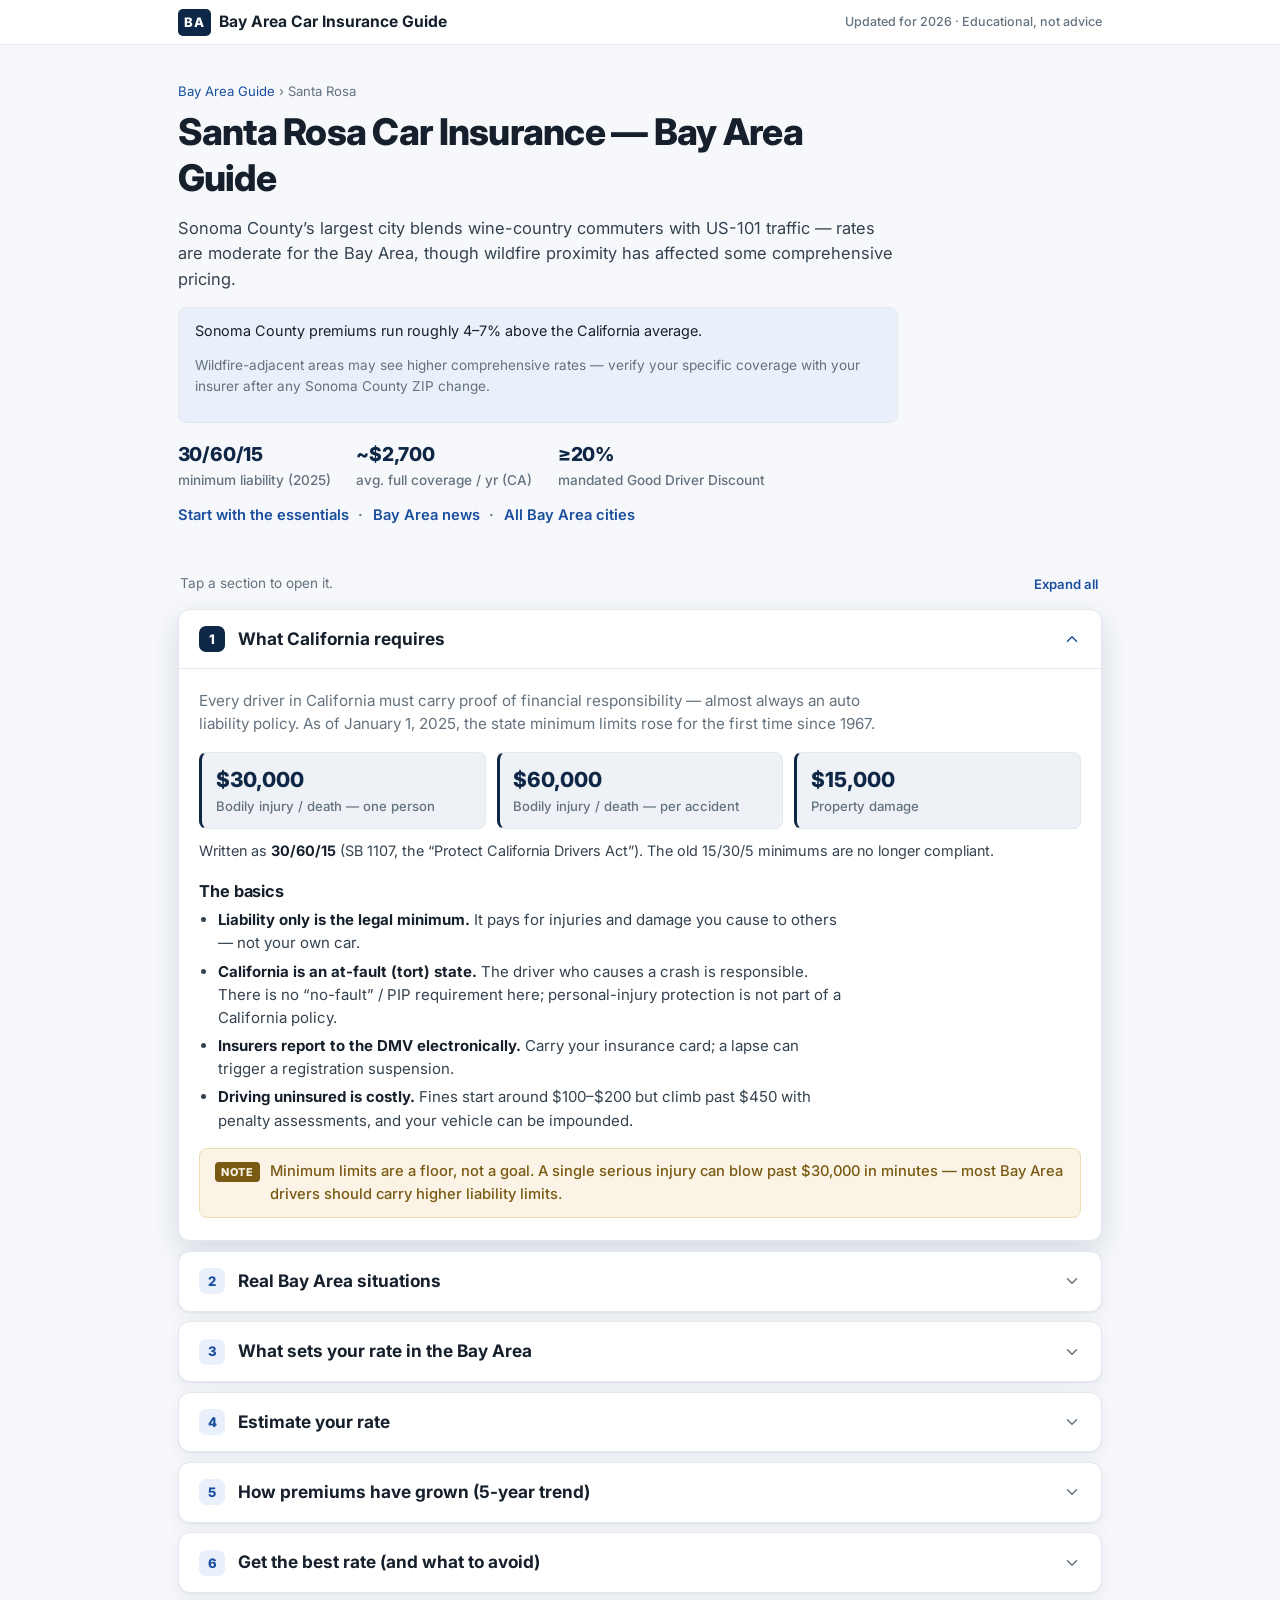
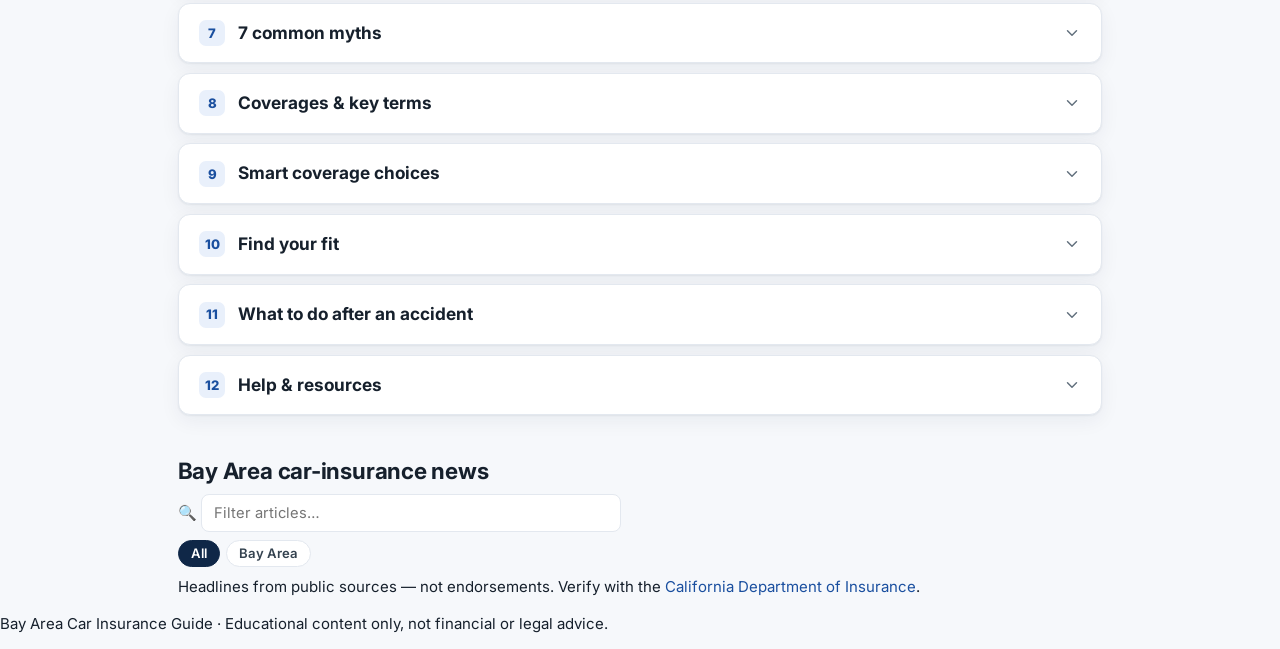
<file: santa-rosa/index.html>
<!DOCTYPE html>
<html lang="en">
<head>
  <meta charset="UTF-8" />
  <meta name="viewport" content="width=device-width, initial-scale=1.0" />
  <meta name="theme-color" content="#0f2747" />
  <title>Santa Rosa Car Insurance Guide — Bay Area Rates &amp; Coverage</title>
  <meta name="description" content="Santa Rosa car insurance: Sonoma County premiums run roughly 4–7% above the California average. California law — 30/60/15 minimums, Prop 103 rate factors, coverage options, and daily Bay Area news." />
  <link rel="canonical" href="https://700799.github.io/car-insurance/santa-rosa/" />
  <meta property="og:title" content="Santa Rosa Car Insurance — Bay Area Guide" />
  <meta property="og:description" content="Sonoma County’s largest city blends wine-country commuters with US-101 traffic — rates are moderate for the Bay Area, though wildfire proximity has affected some comprehensive pricing." />
  <meta property="og:type" content="website" />
  <meta property="og:url" content="https://700799.github.io/car-insurance/santa-rosa/" />
  <meta property="og:image" content="https://700799.github.io/car-insurance/assets/og-image.png" />
  <meta name="twitter:card" content="summary_large_image" />
  <meta name="twitter:title" content="Santa Rosa Car Insurance — Bay Area Guide" />
  <meta name="twitter:description" content="Sonoma County’s largest city blends wine-country commuters with US-101 traffic — rates are moderate for the Bay Area, though wildfire proximity has affected some comprehensive pricing." />
  <meta name="twitter:image" content="https://700799.github.io/car-insurance/assets/og-image.png" />
  <!-- JSONLD:START -->
  <script type="application/ld+json">{"@context":"https://schema.org","@type":"Place","name":"Santa Rosa, California","geo":{"@type":"GeoCoordinates","latitude":38.4404,"longitude":-122.7141},"address":{"@type":"PostalAddress","addressLocality":"Santa Rosa","addressRegion":"CA","addressCountry":"US"},"containedInPlace":{"@type":"AdministrativeArea","name":"Sonoma County"}}</script>
  <script type="application/ld+json">{"@context":"https://schema.org","@type":"Service","serviceType":"Car insurance guidance","description":"Santa Rosa car insurance guide — Bay Area rates, California law, and local coverage tips for Sonoma County drivers.","areaServed":{"@type":"City","name":"Santa Rosa","containedInPlace":{"@type":"AdministrativeArea","name":"Sonoma County"}},"provider":{"@type":"Organization","name":"Bay Area Car Insurance Guide","url":"https://700799.github.io/car-insurance/"}}</script>
  <script type="application/ld+json">{"@context":"https://schema.org","@type":"BreadcrumbList","itemListElement":[{"@type":"ListItem","position":1,"name":"Bay Area Car Insurance Guide","item":"https://700799.github.io/car-insurance/"},{"@type":"ListItem","position":2,"name":"Santa Rosa Car Insurance","item":"https://700799.github.io/car-insurance/santa-rosa/"}]}</script>
  <script type="application/ld+json">{"@context":"https://schema.org","@type":"FAQPage","mainEntity":[{"@type":"Question","name":"Red cars cost more to insure.","acceptedAnswer":{"@type":"Answer","text":"Color is not a rating factor anywhere — and California can’t even use it. Insurers rate on make, model, trim, engine, repair cost, and theft rates, never paint color."}},{"@type":"Question","name":"My credit score affects my California rate.","acceptedAnswer":{"@type":"Answer","text":"Not here. California is one of a handful of states (with MA, HI, MI) that bans credit-based insurance scores for auto. Your credit can’t legally raise your premium."}},{"@type":"Question","name":"Men always pay more than women (or vice-versa).","acceptedAnswer":{"@type":"Answer","text":"California banned gender as an auto rating factor in 2019. Two otherwise-identical drivers can’t be priced differently on gender here."}},{"@type":"Question","name":"The state minimum means I’m fully protected.","acceptedAnswer":{"@type":"Answer","text":"30/60/15 is the legal floor, not real protection. A single ER visit or a totaled newer car can exceed it — and you personally owe the rest."}},{"@type":"Question","name":"Older / low-value cars don’t need any coverage.","acceptedAnswer":{"@type":"Answer","text":"You still must carry liability to drive legally in California, even on a $500 beater. You can drop collision/comp on it — but never liability."}},{"@type":"Question","name":"My insurer automatically gives me every discount.","acceptedAnswer":{"@type":"Answer","text":"Often not. The Good Driver Discount is mandated, but good-student, mileage, bundling, and course credits frequently require you to ask and provide proof."}},{"@type":"Question","name":"One ticket or claim ruins my rate forever.","acceptedAnswer":{"@type":"Answer","text":"Surcharges fade over time, and a clean ~3-year record restores the Good Driver Discount. Shopping around after an incident usually finds a better-priced insurer."}},{"@type":"Question","name":"What is the minimum car insurance required in California?","acceptedAnswer":{"@type":"Answer","text":"Since January 1, 2025 California requires 30/60/15 liability limits: $30,000 bodily injury per person, $60,000 per accident, and $15,000 property damage (SB 1107)."}}]}</script>
  <!-- JSONLD:END -->
  <link rel="icon" href="data:image/svg+xml,%3Csvg xmlns='http://www.w3.org/2000/svg' viewBox='0 0 32 32'%3E%3Crect width='32' height='32' rx='6' fill='%230f2747'/%3E%3Ctext x='16' y='22' font-family='Arial' font-size='15' font-weight='bold' fill='%23ffffff' text-anchor='middle'%3EBA%3C/text%3E%3C/svg%3E" />
  <link rel="preconnect" href="https://fonts.googleapis.com" />
  <link rel="preconnect" href="https://fonts.gstatic.com" crossorigin />
  <link href="https://fonts.googleapis.com/css2?family=Inter:wght@400;500;600;700;800&display=swap" rel="stylesheet" />
  <link rel="stylesheet" href="../assets/css/styles.css" />
</head>
<body data-newsbase="..">
  <a class="skip-link" href="#sections">Skip to content</a>
  <header class="masthead">
    <div class="masthead__inner">
      <a class="wordmark" href="https://700799.github.io/car-insurance/">
        <span class="wordmark__mark">BA</span>
        <span class="wordmark__text">Bay Area Car Insurance Guide</span>
      </a>
      <span class="masthead__meta">Updated for 2026 · Educational, not advice</span>
    </div>
  </header>
  <section class="intro" id="top">
    <div class="intro__inner">
      <nav class="breadcrumb" aria-label="Breadcrumb">
        <a href="https://700799.github.io/car-insurance/">Bay Area Guide</a> › <span aria-current="page">Santa Rosa</span>
      </nav>
      <h1 class="intro__title">Santa Rosa Car Insurance — Bay Area Guide</h1>
      <p class="intro__sub">Sonoma County’s largest city blends wine-country commuters with US-101 traffic — rates are moderate for the Bay Area, though wildfire proximity has affected some comprehensive pricing.</p>
      <div class="metro-rate-context">
        <p>Sonoma County premiums run roughly 4–7% above the California average.</p>
        <p class="pr-note">Wildfire-adjacent areas may see higher comprehensive rates — verify your specific coverage with your insurer after any Sonoma County ZIP change.</p>
      </div>
      <ul class="intro__facts">
        <li><span class="intro__num">30/60/15</span> minimum liability (2025)</li>
        <li><span class="intro__num">~$2,700</span> avg. full coverage / yr (CA)</li>
        <li><span class="intro__num">≥20%</span> mandated Good Driver Discount</li>
      </ul>
      <p class="intro__links">
        <a href="#essentials">Start with the essentials</a>
        <span aria-hidden="true">·</span>
        <a href="#news">Bay Area news</a>
        <span aria-hidden="true">·</span>
        <a href="https://700799.github.io/car-insurance/">All Bay Area cities</a>
      </p>
    </div>
  </section>
  <main>
    <div id="sections" class="sections">
      <!-- PRERENDER:START -->
<section class="pr-section" id="essentials" aria-labelledby="essentials-h"><h2 id="essentials-h" class="pr-h2"><span class="pr-num">1</span> What California requires</h2><p class="pr-sub">Every driver in California must carry proof of financial responsibility — almost always an auto liability policy. As of January 1, 2025, the state minimum limits rose for the first time since 1967.</p><ul class="pr-mins"><li><strong>$30,000</strong> — Bodily injury / death — one person</li><li><strong>$60,000</strong> — Bodily injury / death — per accident</li><li><strong>$15,000</strong> — Property damage</li></ul><p>Written as 30/60/15 (SB 1107, the “Protect California Drivers Act”). The old 15/30/5 minimums are no longer compliant.</p><div class="pr-prose">
      <h3>The basics</h3>
      <ul>
        <li><strong>Liability only is the legal minimum.</strong> It pays for injuries and damage you cause to others — not your own car.</li>
        <li><strong>California is an at-fault (tort) state.</strong> The driver who causes a crash is responsible. There is no “no-fault” / PIP requirement here; personal-injury protection is not part of a California policy.</li>
        <li><strong>Insurers report to the DMV electronically.</strong> Carry your insurance card; a lapse can trigger a registration suspension.</li>
        <li><strong>Driving uninsured is costly.</strong> Fines start around $100–$200 but climb past $450 with penalty assessments, and your vehicle can be impounded.</li>
      </ul></div><p class="pr-note">Minimum limits are a floor, not a goal. A single serious injury can blow past $30,000 in minutes — most Bay Area drivers should carry higher liability limits.</p></section>
<section class="pr-section" id="situations" aria-labelledby="situations-h"><h2 id="situations-h" class="pr-h2"><span class="pr-num">2</span> Real Bay Area situations</h2><p class="pr-sub">Four situations Bay Area teens and new drivers actually face, and the coverage that mattered.</p><article class="pr-case"><h3>At-fault rear-end, Oakland / I-880</h3><p class="pr-tag">New driver · liability</p><p>A new driver rear-ended an SUV on I-880. The other party’s repairs and a minor injury claim quickly approached the state minimum. With only 30/60/15, there was little room to spare.</p><p><strong>Lesson:</strong> California’s minimums are low. Higher bodily-injury limits (e.g. 100/300) protect your savings if you’re at fault.</p></article><article class="pr-case"><h3>Uninsured driver, San Francisco</h3><p class="pr-tag">Hit by uninsured · UM</p><p>A driver with no insurance ran a light in San Francisco and fled. About one in six California drivers is uninsured, so there was no one to bill. Uninsured-motorist coverage paid the medical bills and repairs.</p><p><strong>Lesson:</strong> California lets you waive uninsured-motorist coverage in writing — don’t. It’s inexpensive and especially valuable in dense Bay Area traffic.</p></article><article class="pr-case"><h3>Teen on the family policy</h3><p class="pr-tag">Teen · discounts</p><p>Instead of a standalone policy (often $7,000+ a year), a 17-year-old was added to a parent’s policy and kept a B average for the good-student discount, cutting the added cost substantially.</p><p><strong>Lesson:</strong> Stay on a parent’s policy and stack the good-student discount. After three clean years, the 20% Good Driver Discount applies.</p></article><article class="pr-case"><h3>Paid-off commuter car</h3><p class="pr-tag">Older car · trade-off</p><p>A 12-year-old car worth about $3,000 still carried collision and comprehensive. The premiums plus the deductible were nearing the car’s value, so the owner dropped them and kept strong liability.</p><p><strong>Lesson:</strong> When collision + comprehensive cost more than ~10% of the car’s value, dropping them often makes sense.</p></article></section>
<section class="pr-section" id="rate" aria-labelledby="rate-h"><h2 id="rate-h" class="pr-h2"><span class="pr-num">3</span> What sets your rate in the Bay Area</h2><p class="pr-sub">California is unusual. Under Proposition 103 (1988), the Department of Insurance must approve rates in advance, and insurers must weight three mandatory factors most heavily — in this order. Bay Area drivers tend to pay above the state average due to higher vehicle density and theft rates, but Prop 103’s protections apply statewide.</p><ul class="pr-stats"><li><strong>~$2,700/yr</strong> Avg. full coverage (2026)</li><li><strong>~$700/yr</strong> Avg. minimum coverage</li><li><strong>40–50%</strong> Rate rise over ~2 years</li><li><strong>≥20%</strong> Mandated Good Driver Discount</li></ul><h3>The three mandatory factors (in order of weight)</h3><ol class="pr-mand"><li><strong>1. Driving safety record.</strong> Accidents and violations carry the most weight. A clean record is the single biggest lever you control.</li><li><strong>2. Annual miles driven.</strong> California explicitly rewards lower mileage. Fewer miles means lower risk and a lower rate.</li><li><strong>3. Years of driving experience.</strong> More experience lowers your rate over time — a major reason new drivers pay the most.</li></ol><h3>What California prohibits</h3><ul><li><strong>Credit score.</strong> Cannot be used for auto insurance in California.</li><li><strong>Gender.</strong> Banned as a rating factor since 2019.</li><li><strong>ZIP code as the primary factor.</strong> Location may be a secondary factor only — it can’t outweigh the three mandatory ones. Bay Area ZIPs often carry higher rates as a secondary factor.</li></ul><p class="pr-note">Rates have climbed sharply (rising repair costs, claims severity, and wildfire-driven losses across the market). Bay Area drivers typically pay 10–30% above the state average depending on city and ZIP. Optional secondary factors insurers may use include vehicle type, marital status, and annual mileage bands — but never credit or gender.</p></section>
<section class="pr-section" id="estimator" aria-labelledby="estimator-h"><h2 id="estimator-h" class="pr-h2"><span class="pr-num">4</span> Estimate your rate</h2><p class="pr-sub">Get a rough sense of your annual premium range. This estimator uses California-average multipliers anchored to 2026 Bay Area rates — it is an illustrative range, not a quote.</p><p>Get a rough sense of your annual premium range. This estimator uses California-average multipliers anchored to 2026 Bay Area rates — it is an illustrative range, not a quote.</p><p>Example: Bay Area average driver, full coverage ($500 ded.), mid-size vehicle, average mileage, clean record — illustrative range <strong>$2,497 – $3,593/yr</strong>.</p><p class="pr-note">Estimate only — not a quote. Actual premiums depend on your specific insurer, vehicle, driving record, and coverage selections. Always compare real quotes from licensed California insurers.</p></section>
<section class="pr-section" id="trends" aria-labelledby="trends-h"><h2 id="trends-h" class="pr-h2"><span class="pr-num">5</span> How premiums have grown (5-year trend)</h2><p class="pr-sub">Average annual full-coverage premium in California and the Bay Area over the past five years. Toggle a profile to see how a driver, vehicle, or violation changes the trajectory. Tap the legend chips to compare.</p><p>Average annual full-coverage premium in California, 2022–2026, by driver profile:</p><ul class="pr-trend"><li><strong>CA average:</strong> $1,900 → $2,719 (Statewide full-coverage average. Up about 43% since 2022 — repair costs, theft, wildfire losses, and the 2025 30/60/15 minimums.)</li><li><strong>Teen / new driver:</strong> $5,035 → $7,205 (16–19 year-olds pay roughly 2.5–3× the average. Staying on a family policy and the good-student discount cut this sharply.)</li><li><strong>After a DUI:</strong> $4,370 → $6,254 (A DUI raises a California premium by roughly 125–175%. It stays on your record 10 years, though rates ease after 3–5.)</li><li><strong>Speeding ticket / 1 point:</strong> $2,584 → $3,698 (One speeding ticket (1 point) adds about 25–44% for ~3 years in California.)</li><li><strong>Luxury / high-value car:</strong> $2,945 → $4,214 (Pricier parts, higher repair and theft costs, and (for EVs) costly battery repair push luxury-vehicle premiums well above average.)</li><li><strong>Strong safety features:</strong> $1,672 → $2,393 (Automatic braking, blind-spot and lane-keep assist, and good crash-test ratings can earn discounts that pull the premium below average.)</li><li><strong>Good Driver (clean 3+ yrs):</strong> $1,520 → $2,175 (California’s mandated Good Driver Discount is at least 20% off — the green-zone everyone should aim for.)</li></ul><p class="pr-note">Illustrative California estimates built from 2026 averages (Bankrate, MoneyGeek, Insurify, The Zebra) and typical CA multipliers. Not quotes.</p></section>
<section class="pr-section" id="bestrate" aria-labelledby="bestrate-h"><h2 id="bestrate-h" class="pr-h2"><span class="pr-num">6</span> Get the best rate (and what to avoid)</h2><p class="pr-sub">How to get the lowest legitimate rate in the Bay Area — built around the way Prop 103 actually prices policies. These are the moves that move the needle, plus the traps that quietly cost you.</p><h3>Do this — the moves that lower your rate</h3><ul><li><strong>Compare at least 3–5 real quotes</strong> California rates for identical coverage can differ by well over 100% between insurers. Comparison shopping is the single biggest lever — re-quote every 1–2 years and after any life change.</li><li><strong>Always claim the Good Driver Discount</strong> Prop 103 guarantees ≥20% off for ~3 years’ clean driving (no more than one point). It’s the law — make sure every quote applies it.</li><li><strong>Report your true (low) mileage</strong> Miles driven is the #2 mandatory factor in California. If you drive less than you used to — remote work, a short commute — update it. Verified-mileage and telematics programs can cut more.</li><li><strong>Raise your deductible to ‘oops’ money</strong> Going from $250 to $1,000 can drop collision/comp 15–30%. Pick the highest deductible you could comfortably pay tomorrow and pocket the savings.</li><li><strong>Right-size coverage to the car</strong> On a paid-off car worth under ~$4k, dropping collision/comprehensive often beats paying for them (the 10% rule). Keep strong liability + UM regardless.</li><li><strong>Stack every discount you qualify for</strong> Bundle auto with renters/home, multi-car, good-student (B average), driver-training, paperless/auto-pay, and defensive-driving course credits. Ask explicitly — they aren’t always automatic.</li><li><strong>Keep continuous coverage</strong> Even one lapse raises your rate and can suspend your registration. If you sell a car, keep a non-owner policy or transfer coverage rather than going bare.</li><li><strong>Pay in full and go paperless</strong> Many California insurers offer a paid-in-full discount and small e-billing credits. If you pay monthly, compare the installment fees.</li></ul><h3>Avoid this — the quiet money-wasters</h3><ul><li><strong>Auto-renewing for years</strong> ‘Loyalty’ often means price creep. Insurers bank on inertia — the renewal quote is rarely your best quote.</li><li><strong>Buying only the state minimum by default</strong> 30/60/15 is cheap but thin; one serious injury blows past it and you pay the rest. Don’t confuse ‘cheapest premium’ with ‘best value’.</li><li><strong>Waiving uninsured-motorist coverage</strong> California lets you reject UM/UIM in writing. Don’t — roughly 1 in 6 California drivers is uninsured, and UM is inexpensive.</li><li><strong>Letting a small claim raise your rate</strong> Filing a claim that’s barely above your deductible can cost you more in surcharges than it pays. For minor damage, get an estimate first.</li><li><strong>Guessing your mileage too high</strong> Overstating annual miles inflates your premium under California’s rules. Use your real odometer trend.</li><li><strong>Ignoring the car you buy</strong> Insurance cost varies hugely by model (repair cost, theft rates, EV battery repair). Get a quote before you buy the car, not after.</li></ul><p class="pr-note">What you can’t be charged for in California: your credit score and your gender — both are banned. Be skeptical of any ‘tip’ or quote that leans on those.</p></section>
<section class="pr-section" id="myths" aria-labelledby="myths-h"><h2 id="myths-h" class="pr-h2"><span class="pr-num">7</span> 7 common myths</h2><p class="pr-sub">Misconceptions cost Bay Area drivers real money. Here are seven of the most common — and the truth, with the California angle.</p><div class="pr-myth"><h3>Myth: Red cars cost more to insure.</h3><p><strong>Truth:</strong> Color is not a rating factor anywhere — and California can’t even use it. Insurers rate on make, model, trim, engine, repair cost, and theft rates, never paint color.</p></div><div class="pr-myth"><h3>Myth: My credit score affects my California rate.</h3><p><strong>Truth:</strong> Not here. California is one of a handful of states (with MA, HI, MI) that bans credit-based insurance scores for auto. Your credit can’t legally raise your premium.</p></div><div class="pr-myth"><h3>Myth: Men always pay more than women (or vice-versa).</h3><p><strong>Truth:</strong> California banned gender as an auto rating factor in 2019. Two otherwise-identical drivers can’t be priced differently on gender here.</p></div><div class="pr-myth"><h3>Myth: The state minimum means I’m fully protected.</h3><p><strong>Truth:</strong> 30/60/15 is the legal floor, not real protection. A single ER visit or a totaled newer car can exceed it — and you personally owe the rest.</p></div><div class="pr-myth"><h3>Myth: Older / low-value cars don’t need any coverage.</h3><p><strong>Truth:</strong> You still must carry liability to drive legally in California, even on a $500 beater. You can drop collision/comp on it — but never liability.</p></div><div class="pr-myth"><h3>Myth: My insurer automatically gives me every discount.</h3><p><strong>Truth:</strong> Often not. The Good Driver Discount is mandated, but good-student, mileage, bundling, and course credits frequently require you to ask and provide proof.</p></div><div class="pr-myth"><h3>Myth: One ticket or claim ruins my rate forever.</h3><p><strong>Truth:</strong> Surcharges fade over time, and a clean ~3-year record restores the Good Driver Discount. Shopping around after an incident usually finds a better-priced insurer.</p></div></section>
<section class="pr-section" id="coverages" aria-labelledby="coverages-h"><h2 id="coverages-h" class="pr-h2"><span class="pr-num">8</span> Coverages &amp; key terms</h2><p class="pr-sub">The coverages on a California policy, in plain terms. The note on each is the California-specific point to remember. Bay Area drivers should pay particular attention to comprehensive (theft is elevated in many cities) and UM/UIM.</p><dl class="pr-terms"><dt>Bodily Injury &amp; Property Damage liability</dt><dd>Pays for injuries and property you cause others. The required 30/60/15 limits are the minimum. <em>California: Required statewide. Most drivers should buy more than the minimum.</em></dd><dt>Collision</dt><dd>Repairs or replaces your own car after a crash, regardless of fault. <em>California: Optional, but required by lenders. Weigh it against your car’s value.</em></dd><dt>Comprehensive</dt><dd>Covers your car for theft, vandalism, fire, falling objects, and weather. <em>California: Worth more in Bay Area cities (theft) and wildfire/storm-exposed areas.</em></dd><dt>Uninsured / Underinsured Motorist (UM/UIM)</dt><dd>Pays your bills when an at-fault driver has no insurance or too little — including hit-and-runs. <em>California: Insurers must offer it; you can reject it only in writing. With ~1 in 6 drivers uninsured, keep it.</em></dd><dt>Medical Payments (MedPay)</dt><dd>Covers medical bills for you and your passengers regardless of fault. <em>California: Optional. California has no no-fault/PIP, so MedPay is the main first-party medical add-on.</em></dd><dt>GAP</dt><dd>If a financed car is totaled, pays the difference between the loan balance and the car’s value. <em>California: Useful on new, financed, or leased cars that depreciate quickly.</em></dd><dt>Deductible</dt><dd>What you pay out of pocket on a collision or comprehensive claim before coverage applies. <em>California: A higher deductible lowers your premium — pick an amount you could pay today.</em></dd><dt>Good Driver Discount</dt><dd>A California-mandated discount of at least 20% for qualifying drivers. <em>California: Requires ~3 years’ experience and a clean record (no more than one point).</em></dd></dl></section>
<section class="pr-section" id="choices" aria-labelledby="choices-h"><h2 id="choices-h" class="pr-h2"><span class="pr-num">9</span> Smart coverage choices</h2><p class="pr-sub">Coverage is a balance between premium and risk. Here is how the main trade-offs play out in California.</p><h3>Choosing a deductible</h3><table class="pr-table"><thead><tr><th>Deductible</th><th>Collision + comp premium</th><th>You pay per claim</th></tr></thead><tbody><tr><td>$250</td><td>Highest</td><td>$250</td></tr><tr><td>$500</td><td>Baseline</td><td>$500</td></tr><tr><td>$1,000</td><td>~15–25% lower</td><td>$1,000</td></tr><tr><td>$2,000</td><td>~30–40% lower</td><td>$2,000</td></tr></tbody></table><p class="pr-note">Illustrative. Raising your deductible lowers the premium but increases what you pay after a claim.</p><h3>Rules of thumb</h3><ul><li><strong>Buy more than 30/60/15.</strong> State minimums are low. If you have any assets, 100/300/100 bodily-injury limits are a common, affordable step up.</li><li><strong>Keep uninsured-motorist coverage.</strong> California lets you waive it in writing, but with so many uninsured drivers it’s one of the best values on the policy.</li><li><strong>Use the 10% rule on older cars.</strong> If collision + comprehensive plus the deductible exceed ~10% of the car’s value, consider dropping them.</li><li><strong>Lean on California’s mileage factor.</strong> Because miles driven is a mandatory factor, low-mileage and verified-mileage programs can meaningfully cut your rate.</li><li><strong>Earn and keep the Good Driver Discount.</strong> Three clean years and you qualify for at least 20% off — protect it.</li><li><strong>Re-shop after any rate hike.</strong> Approved rate changes vary by insurer. The same coverage can differ by hundreds of dollars a year.</li></ul></section>
<section class="pr-section" id="profiles" aria-labelledby="profiles-h"><h2 id="profiles-h" class="pr-h2"><span class="pr-num">10</span> Find your fit</h2><p class="pr-sub">Pick the driver closest to you to see three coverage options, the recommended choice, and a deductible — all framed for Bay Area California drivers. Then build your own below.</p><article class="pr-profile"><h3>Low-mileage, experienced</h3><p class="pr-tag">Clean record · few miles · older paid-off car</p><p>10+ years’ experience · Low annual mileage · Owns an older car outright · Qualifies for Good Driver Discount</p><p><strong>Recommended:</strong> Liability at 100/300/100 + UM/UIM; skip collision/comp on a low-value car.</p><ul><li><strong>Deductible:</strong> N/A (collision dropped); comprehensive only if car still worth ~$4k+, then $1,000</li><li><strong>Liability:</strong> 100/300/100</li><li><strong>Add-ons:</strong> UM/UIM · Low-mileage program · Good Driver Discount</li></ul><p>Low mileage and a clean record are exactly what California rewards. Put the savings into stronger liability and keep UM rather than insuring a low-value car.</p></article><article class="pr-profile"><h3>Bay Area / SF city driver</h3><p class="pr-tag">Urban Bay Area · street parking · newer car</p><p>Dense urban Bay Area ZIP · Higher theft/vandalism risk · Car is 0–6 years old · More miles in Bay Area traffic</p><p><strong>Recommended:</strong> Full coverage (liability + collision + comprehensive) + UM/UIM.</p><ul><li><strong>Deductible:</strong> $500</li><li><strong>Liability:</strong> 100/300/100</li><li><strong>Add-ons:</strong> Comprehensive · UM/UIM · Anti-theft / secured-parking discount</li></ul><p>SF, Oakland, and San Jose rank among California’s most expensive areas for auto insurance, with real theft and crash exposure. Comprehensive matters; a garage, alarm, or BART commute can help offset the elevated Bay Area cost.</p></article><article class="pr-profile"><h3>New teen driver</h3><p class="pr-tag">16–18 · on the family policy</p><p>Newly licensed · Highest crash risk · Eligible for good-student discount · Gender can’t raise the rate in CA</p><p><strong>Recommended:</strong> Add the teen to a parent’s policy with full coverage.</p><ul><li><strong>Deductible:</strong> $500</li><li><strong>Liability:</strong> 100/300/100 to protect family assets</li><li><strong>Add-ons:</strong> Good-student discount · Driver-training course · Assign teen to the cheapest car</li></ul><p>A standalone teen policy is far costlier than being added to the family policy. Because California bans gender as a factor, young men in particular fare better here than in most states. The 20% Good Driver Discount arrives after three clean years.</p></article><article class="pr-profile"><h3>New or financed car</h3><p class="pr-tag">Loan or lease · depreciates fast</p><p>Has a loan or lease · Lender requires coverage · Car loses value quickly · Wants it protected</p><p><strong>Recommended:</strong> Full coverage (required by the lender).</p><ul><li><strong>Deductible:</strong> $500</li><li><strong>Liability:</strong> 100/300/100</li><li><strong>Add-ons:</strong> GAP insurance · New-car replacement if offered</li></ul><p>Lenders require full coverage, and a new car can be worth less than you owe early on — GAP bridges that. The state minimum 30/60/15 is too thin for a driver with assets and a loan.</p></article><article class="pr-profile"><h3>Tight budget, older car</h3><p class="pr-tag">Cheap car · keep it legal &amp; cheap</p><p>Car worth under ~$4k · Owns it outright · Tight monthly budget · Could absorb losing the car</p><p><strong>Recommended:</strong> Liability only — drop collision &amp; comprehensive.</p><ul><li><strong>Deductible:</strong> High ($1,000+), or self-insure the car</li><li><strong>Liability:</strong> At least 30/60/15; step up if you have assets</li><li><strong>Add-ons:</strong> UM/UIM if affordable · Check the California Low Cost Auto (CLCA) program</li></ul><p>On a sub-$4k car, paying for collision/comp rarely pays off. Keep liability legal, add cheap UM, and if your income qualifies, the state CLCA program may beat any standard quote.</p></article><article class="pr-profile"><h3>Income-eligible driver</h3><p class="pr-tag">Good record · lower income · car ≤ $25k</p><p>Household income within program limits · Valid California license, 16+ · Good driving record · Vehicle valued ≤ $25,000</p><p><strong>Recommended:</strong> California Low Cost Automobile (CLCA) liability policy.</p><ul><li><strong>Deductible:</strong> N/A (liability program)</li><li><strong>Liability:</strong> Program limits (lower than standard, but legally compliant)</li><li><strong>Add-ons:</strong> Optional UM/UIM · Optional MedPay</li></ul><p>CLCA (mylowcostauto.com) is a state program for income-eligible good drivers. Typical premiums run a few hundred dollars a year — often the cheapest legal option for those who qualify.</p></article></section>
<section class="pr-section" id="accident" aria-labelledby="accident-h"><h2 id="accident-h" class="pr-h2"><span class="pr-num">11</span> What to do after an accident</h2><p class="pr-sub">If you’re in a crash in California, what you do in the first minutes and days matters — for safety, for the law, and for your claim. Here’s exactly what to do.</p><h3>Step by step</h3><ol class="pr-steps"><li><strong>Stop and stay safe.</strong> Never leave the scene — leaving an injury crash is a felony in California. If the cars are drivable and it’s safe, move them out of traffic and turn on hazards. Check everyone for injuries.</li><li><strong>Call 911 if anyone’s hurt or roads are blocked.</strong> Get medical help and police on scene for any injury, death, or major damage. A police report is invaluable for your claim even when officers don’t always respond to minor fender-benders.</li><li><strong>Exchange information.</strong> Get the other driver’s name, phone, address, driver’s license number, license plate, and insurance company + policy number. Note the car’s make/model/color.</li><li><strong>Document everything.</strong> Photograph all vehicles, damage, positions, skid marks, street signs, and the overall scene. Get names and numbers of any witnesses. Write down the time, location, and what happened while it’s fresh.</li><li><strong>Don’t admit fault or over-share.</strong> Be polite but don’t say ‘it was my fault’ or speculate — fault is for the insurers and, in California’s at-fault system, can be shared. Stick to facts when speaking with the other driver or police.</li><li><strong>Report it to your insurer promptly.</strong> Call your own insurer (or use its app) as soon as you safely can, even if you weren’t at fault. Prompt notice is usually required by your policy. Give facts; let them handle liability.</li><li><strong>Get medical attention — and keep records.</strong> See a doctor even if you feel fine; some injuries surface later. Keep all bills and records. In California, MedPay (if you bought it) helps regardless of fault, since the state has no PIP.</li><li><strong>Know the California reporting rules.</strong> You must file form SR-1 with the DMV within 10 days if anyone is injured/killed or property damage exceeds $1,000 (nearly every crash). This is separate from any police or insurance report.</li></ol><h3>Don't</h3><ul><li>Don’t leave the scene — it can turn a fender-bender into a crime.</li><li>Don’t admit fault or apologize in a way that assigns blame.</li><li>Don’t accept cash to ‘skip insurance’ — hidden injuries and damage can cost you later.</li><li>Don’t sign anything from the other driver or a non-police party at the scene.</li><li>Don’t forget the SR-1 — the DMV deadline is 10 days and missing it can suspend your license.</li></ul><h3>Keep in your glovebox</h3><ul><li>Insurance card (in the glovebox + a photo on your phone)</li><li>Driver’s license &amp; registration</li><li>Phone for photos and calls</li><li>Pen &amp; paper or a notes app</li><li>Emergency contacts</li><li>Roadside/tow number</li></ul></section>
<section class="pr-section" id="resources" aria-labelledby="resources-h"><h2 id="resources-h" class="pr-h2"><span class="pr-num">12</span> Help &amp; resources</h2><p class="pr-sub">Official California programs and Bay Area resources. These are the places to verify requirements, find low-cost options, and get local assistance.</p><ul class="pr-res"><li><strong>California Department of Insurance</strong> — Regulator under Prop 103. Compare rates, check a company or agent’s license, and file a complaint. Consumer hotline 1-800-927-4357. <a href="https://www.insurance.ca.gov/01-consumers/105-type/95-guides/01-auto/" target="_blank" rel="noopener noreferrer">insurance.ca.gov</a></li><li><strong>California Low Cost Auto (CLCA)</strong> — State program providing affordable liability insurance to income-eligible good drivers with a vehicle valued at $25,000 or less. <a href="https://www.mylowcostauto.com/" target="_blank" rel="noopener noreferrer">mylowcostauto.com</a></li><li><strong>Good Driver Discount</strong> — Prop 103 guarantees at least 20% off for drivers with ~3 years’ experience and a clean record. Ask every insurer if you qualify. <a href="https://www.insurance.ca.gov/01-consumers/105-type/95-guides/01-auto/prop103.cfm" target="_blank" rel="noopener noreferrer">Prop 103 guide</a></li><li><strong>California DMV — insurance requirements</strong> — Proof-of-insurance rules, electronic reporting, and what happens to your registration if coverage lapses. <a href="https://www.dmv.ca.gov/portal/vehicle-registration/insurance-requirements/" target="_blank" rel="noopener noreferrer">dmv.ca.gov</a></li><li><strong>Consumer Watchdog</strong> — The nonprofit behind Prop 103. Tracks rate filings and challenges increases on behalf of California drivers. <a href="https://consumerwatchdog.org/insurance/proposition-103/" target="_blank" rel="noopener noreferrer">consumerwatchdog.org</a></li><li><strong>Bay Area DMV field offices</strong> — Find your nearest Bay Area DMV office for registration, license, and SR-1 filing. Locations in SF, Oakland, San Jose, and across all nine counties. <a href="https://www.dmv.ca.gov/portal/dmv-offices/" target="_blank" rel="noopener noreferrer">dmv.ca.gov/offices</a></li></ul></section>
      <!-- PRERENDER:END -->
    </div>
    <section class="news" id="news" aria-labelledby="news-h">
      <div class="news__inner">
        <div class="news__head">
          <h2 id="news-h" class="news__title">Bay Area car-insurance news</h2>
          <span id="newsUpdated" class="news__updated"></span>
        </div>
        <label class="news__search-wrap" for="newsSearch">
          <span class="news__search-icon" aria-hidden="true">🔍</span>
          <input id="newsSearch" class="news__search" type="search" placeholder="Filter articles…" aria-label="Filter news articles" />
        </label>
        <div id="newsChips" class="news__chips">
          <button class="chip is-active" data-region="" type="button">All</button>
          <button class="chip" data-region="bayarea" type="button">Bay Area</button>
        </div>
        <p id="newsCount" class="news__count"></p>
        <div id="newsGrid" class="news__grid"></div>
        <button id="newsMoreBtn" class="news__more" type="button" hidden>Load more</button>
        <p class="news__disc">Headlines from public sources — not endorsements. Verify with the <a href="https://www.insurance.ca.gov/" target="_blank" rel="noopener noreferrer">California Department of Insurance</a>.</p>
      </div>
    </section>
  </main>
  <footer class="foot">
    <p>Bay Area Car Insurance Guide · Educational content only, not financial or legal advice.</p>
    <p><small id="footerUpdated"></small></p>
  </footer>
  <nav class="floatmenu" id="floatmenu" aria-label="Jump to section"></nav>
  <script>window.ANALYTICS = null;</script>
  <script src="../assets/js/content.js"></script>
  <script src="../assets/js/partners.js"></script>
  <script src="../assets/js/app.js"></script>
</body>
</html>
</file>
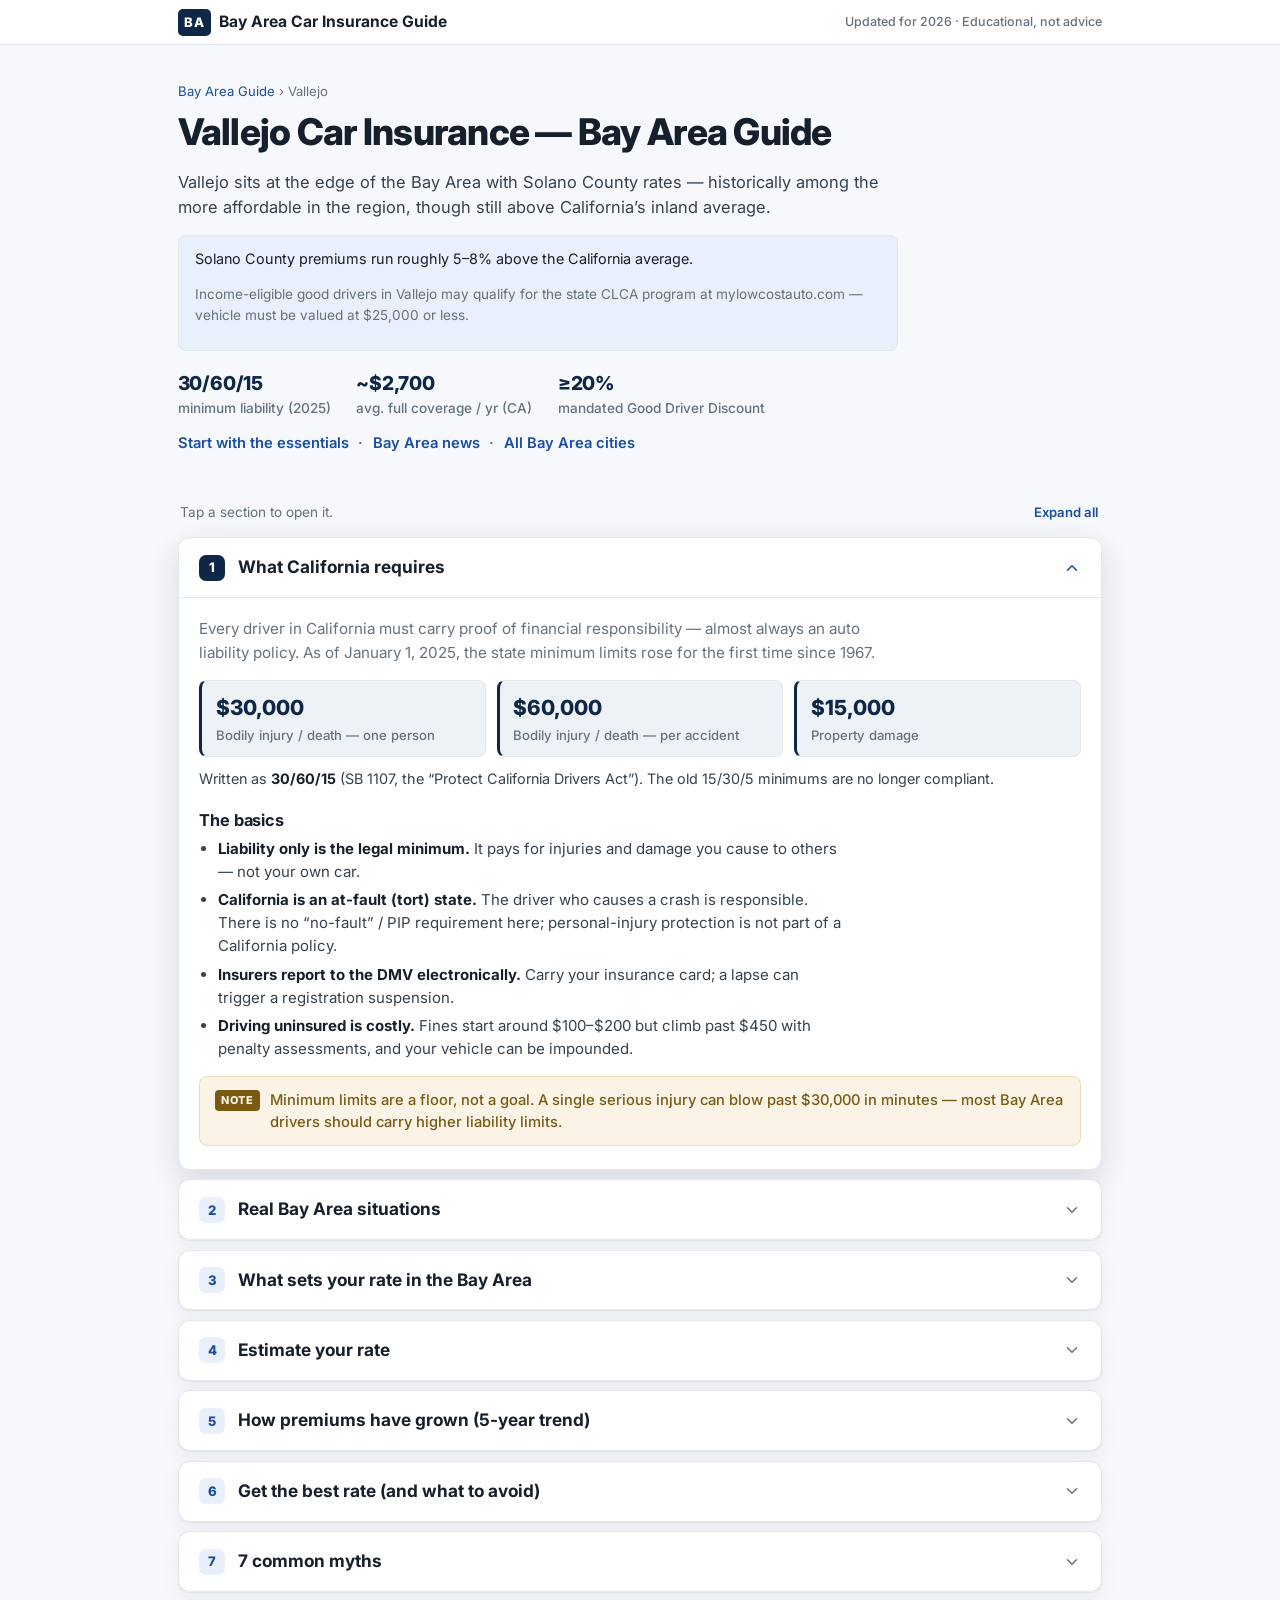
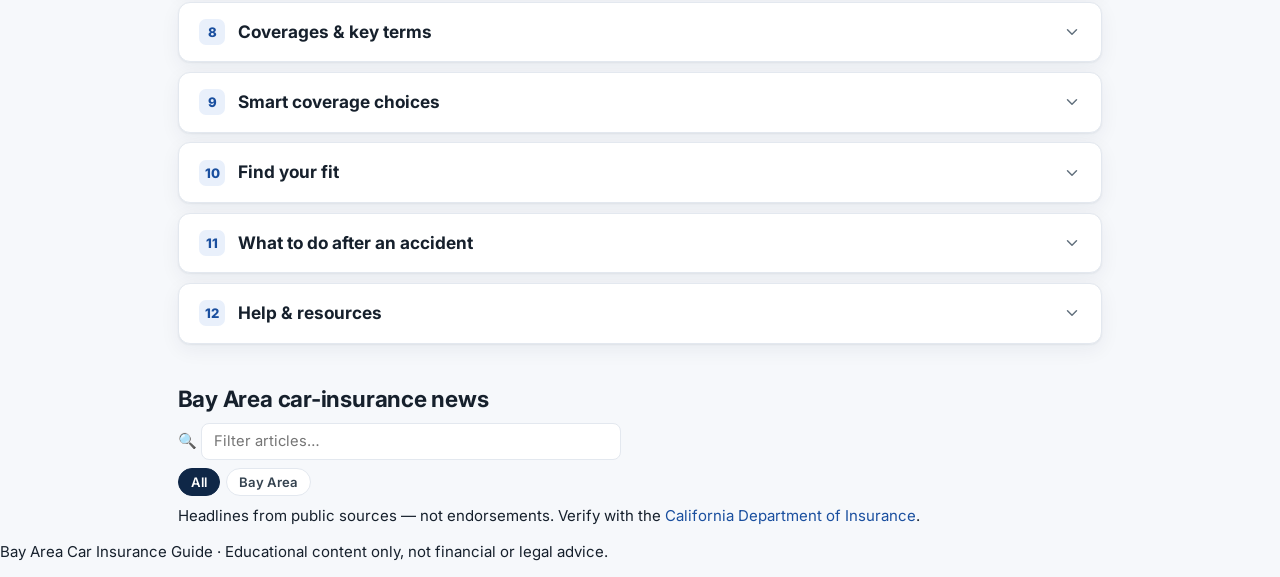
<file: vallejo/index.html>
<!DOCTYPE html>
<html lang="en">
<head>
  <meta charset="UTF-8" />
  <meta name="viewport" content="width=device-width, initial-scale=1.0" />
  <meta name="theme-color" content="#0f2747" />
  <title>Vallejo Car Insurance Guide — Bay Area Rates &amp; Coverage</title>
  <meta name="description" content="Vallejo car insurance: Solano County premiums run roughly 5–8% above the California average. California law — 30/60/15 minimums, Prop 103 rate factors, coverage options, and daily Bay Area news." />
  <link rel="canonical" href="https://700799.github.io/car-insurance/vallejo/" />
  <meta property="og:title" content="Vallejo Car Insurance — Bay Area Guide" />
  <meta property="og:description" content="Vallejo sits at the edge of the Bay Area with Solano County rates — historically among the more affordable in the region, though still above California’s inland average." />
  <meta property="og:type" content="website" />
  <meta property="og:url" content="https://700799.github.io/car-insurance/vallejo/" />
  <meta property="og:image" content="https://700799.github.io/car-insurance/assets/og-image.png" />
  <meta name="twitter:card" content="summary_large_image" />
  <meta name="twitter:title" content="Vallejo Car Insurance — Bay Area Guide" />
  <meta name="twitter:description" content="Vallejo sits at the edge of the Bay Area with Solano County rates — historically among the more affordable in the region, though still above California’s inland average." />
  <meta name="twitter:image" content="https://700799.github.io/car-insurance/assets/og-image.png" />
  <!-- JSONLD:START -->
  <script type="application/ld+json">{"@context":"https://schema.org","@type":"Place","name":"Vallejo, California","geo":{"@type":"GeoCoordinates","latitude":38.1041,"longitude":-122.2566},"address":{"@type":"PostalAddress","addressLocality":"Vallejo","addressRegion":"CA","addressCountry":"US"},"containedInPlace":{"@type":"AdministrativeArea","name":"Solano County"}}</script>
  <script type="application/ld+json">{"@context":"https://schema.org","@type":"Service","serviceType":"Car insurance guidance","description":"Vallejo car insurance guide — Bay Area rates, California law, and local coverage tips for Solano County drivers.","areaServed":{"@type":"City","name":"Vallejo","containedInPlace":{"@type":"AdministrativeArea","name":"Solano County"}},"provider":{"@type":"Organization","name":"Bay Area Car Insurance Guide","url":"https://700799.github.io/car-insurance/"}}</script>
  <script type="application/ld+json">{"@context":"https://schema.org","@type":"BreadcrumbList","itemListElement":[{"@type":"ListItem","position":1,"name":"Bay Area Car Insurance Guide","item":"https://700799.github.io/car-insurance/"},{"@type":"ListItem","position":2,"name":"Vallejo Car Insurance","item":"https://700799.github.io/car-insurance/vallejo/"}]}</script>
  <script type="application/ld+json">{"@context":"https://schema.org","@type":"FAQPage","mainEntity":[{"@type":"Question","name":"Red cars cost more to insure.","acceptedAnswer":{"@type":"Answer","text":"Color is not a rating factor anywhere — and California can’t even use it. Insurers rate on make, model, trim, engine, repair cost, and theft rates, never paint color."}},{"@type":"Question","name":"My credit score affects my California rate.","acceptedAnswer":{"@type":"Answer","text":"Not here. California is one of a handful of states (with MA, HI, MI) that bans credit-based insurance scores for auto. Your credit can’t legally raise your premium."}},{"@type":"Question","name":"Men always pay more than women (or vice-versa).","acceptedAnswer":{"@type":"Answer","text":"California banned gender as an auto rating factor in 2019. Two otherwise-identical drivers can’t be priced differently on gender here."}},{"@type":"Question","name":"The state minimum means I’m fully protected.","acceptedAnswer":{"@type":"Answer","text":"30/60/15 is the legal floor, not real protection. A single ER visit or a totaled newer car can exceed it — and you personally owe the rest."}},{"@type":"Question","name":"Older / low-value cars don’t need any coverage.","acceptedAnswer":{"@type":"Answer","text":"You still must carry liability to drive legally in California, even on a $500 beater. You can drop collision/comp on it — but never liability."}},{"@type":"Question","name":"My insurer automatically gives me every discount.","acceptedAnswer":{"@type":"Answer","text":"Often not. The Good Driver Discount is mandated, but good-student, mileage, bundling, and course credits frequently require you to ask and provide proof."}},{"@type":"Question","name":"One ticket or claim ruins my rate forever.","acceptedAnswer":{"@type":"Answer","text":"Surcharges fade over time, and a clean ~3-year record restores the Good Driver Discount. Shopping around after an incident usually finds a better-priced insurer."}},{"@type":"Question","name":"What is the minimum car insurance required in California?","acceptedAnswer":{"@type":"Answer","text":"Since January 1, 2025 California requires 30/60/15 liability limits: $30,000 bodily injury per person, $60,000 per accident, and $15,000 property damage (SB 1107)."}}]}</script>
  <!-- JSONLD:END -->
  <link rel="icon" href="data:image/svg+xml,%3Csvg xmlns='http://www.w3.org/2000/svg' viewBox='0 0 32 32'%3E%3Crect width='32' height='32' rx='6' fill='%230f2747'/%3E%3Ctext x='16' y='22' font-family='Arial' font-size='15' font-weight='bold' fill='%23ffffff' text-anchor='middle'%3EBA%3C/text%3E%3C/svg%3E" />
  <link rel="preconnect" href="https://fonts.googleapis.com" />
  <link rel="preconnect" href="https://fonts.gstatic.com" crossorigin />
  <link href="https://fonts.googleapis.com/css2?family=Inter:wght@400;500;600;700;800&display=swap" rel="stylesheet" />
  <link rel="stylesheet" href="../assets/css/styles.css" />
</head>
<body data-newsbase="..">
  <a class="skip-link" href="#sections">Skip to content</a>
  <header class="masthead">
    <div class="masthead__inner">
      <a class="wordmark" href="https://700799.github.io/car-insurance/">
        <span class="wordmark__mark">BA</span>
        <span class="wordmark__text">Bay Area Car Insurance Guide</span>
      </a>
      <span class="masthead__meta">Updated for 2026 · Educational, not advice</span>
    </div>
  </header>
  <section class="intro" id="top">
    <div class="intro__inner">
      <nav class="breadcrumb" aria-label="Breadcrumb">
        <a href="https://700799.github.io/car-insurance/">Bay Area Guide</a> › <span aria-current="page">Vallejo</span>
      </nav>
      <h1 class="intro__title">Vallejo Car Insurance — Bay Area Guide</h1>
      <p class="intro__sub">Vallejo sits at the edge of the Bay Area with Solano County rates — historically among the more affordable in the region, though still above California’s inland average.</p>
      <div class="metro-rate-context">
        <p>Solano County premiums run roughly 5–8% above the California average.</p>
        <p class="pr-note">Income-eligible good drivers in Vallejo may qualify for the state CLCA program at mylowcostauto.com — vehicle must be valued at $25,000 or less.</p>
      </div>
      <ul class="intro__facts">
        <li><span class="intro__num">30/60/15</span> minimum liability (2025)</li>
        <li><span class="intro__num">~$2,700</span> avg. full coverage / yr (CA)</li>
        <li><span class="intro__num">≥20%</span> mandated Good Driver Discount</li>
      </ul>
      <p class="intro__links">
        <a href="#essentials">Start with the essentials</a>
        <span aria-hidden="true">·</span>
        <a href="#news">Bay Area news</a>
        <span aria-hidden="true">·</span>
        <a href="https://700799.github.io/car-insurance/">All Bay Area cities</a>
      </p>
    </div>
  </section>
  <main>
    <div id="sections" class="sections">
      <!-- PRERENDER:START -->
<section class="pr-section" id="essentials" aria-labelledby="essentials-h"><h2 id="essentials-h" class="pr-h2"><span class="pr-num">1</span> What California requires</h2><p class="pr-sub">Every driver in California must carry proof of financial responsibility — almost always an auto liability policy. As of January 1, 2025, the state minimum limits rose for the first time since 1967.</p><ul class="pr-mins"><li><strong>$30,000</strong> — Bodily injury / death — one person</li><li><strong>$60,000</strong> — Bodily injury / death — per accident</li><li><strong>$15,000</strong> — Property damage</li></ul><p>Written as 30/60/15 (SB 1107, the “Protect California Drivers Act”). The old 15/30/5 minimums are no longer compliant.</p><div class="pr-prose">
      <h3>The basics</h3>
      <ul>
        <li><strong>Liability only is the legal minimum.</strong> It pays for injuries and damage you cause to others — not your own car.</li>
        <li><strong>California is an at-fault (tort) state.</strong> The driver who causes a crash is responsible. There is no “no-fault” / PIP requirement here; personal-injury protection is not part of a California policy.</li>
        <li><strong>Insurers report to the DMV electronically.</strong> Carry your insurance card; a lapse can trigger a registration suspension.</li>
        <li><strong>Driving uninsured is costly.</strong> Fines start around $100–$200 but climb past $450 with penalty assessments, and your vehicle can be impounded.</li>
      </ul></div><p class="pr-note">Minimum limits are a floor, not a goal. A single serious injury can blow past $30,000 in minutes — most Bay Area drivers should carry higher liability limits.</p></section>
<section class="pr-section" id="situations" aria-labelledby="situations-h"><h2 id="situations-h" class="pr-h2"><span class="pr-num">2</span> Real Bay Area situations</h2><p class="pr-sub">Four situations Bay Area teens and new drivers actually face, and the coverage that mattered.</p><article class="pr-case"><h3>At-fault rear-end, Oakland / I-880</h3><p class="pr-tag">New driver · liability</p><p>A new driver rear-ended an SUV on I-880. The other party’s repairs and a minor injury claim quickly approached the state minimum. With only 30/60/15, there was little room to spare.</p><p><strong>Lesson:</strong> California’s minimums are low. Higher bodily-injury limits (e.g. 100/300) protect your savings if you’re at fault.</p></article><article class="pr-case"><h3>Uninsured driver, San Francisco</h3><p class="pr-tag">Hit by uninsured · UM</p><p>A driver with no insurance ran a light in San Francisco and fled. About one in six California drivers is uninsured, so there was no one to bill. Uninsured-motorist coverage paid the medical bills and repairs.</p><p><strong>Lesson:</strong> California lets you waive uninsured-motorist coverage in writing — don’t. It’s inexpensive and especially valuable in dense Bay Area traffic.</p></article><article class="pr-case"><h3>Teen on the family policy</h3><p class="pr-tag">Teen · discounts</p><p>Instead of a standalone policy (often $7,000+ a year), a 17-year-old was added to a parent’s policy and kept a B average for the good-student discount, cutting the added cost substantially.</p><p><strong>Lesson:</strong> Stay on a parent’s policy and stack the good-student discount. After three clean years, the 20% Good Driver Discount applies.</p></article><article class="pr-case"><h3>Paid-off commuter car</h3><p class="pr-tag">Older car · trade-off</p><p>A 12-year-old car worth about $3,000 still carried collision and comprehensive. The premiums plus the deductible were nearing the car’s value, so the owner dropped them and kept strong liability.</p><p><strong>Lesson:</strong> When collision + comprehensive cost more than ~10% of the car’s value, dropping them often makes sense.</p></article></section>
<section class="pr-section" id="rate" aria-labelledby="rate-h"><h2 id="rate-h" class="pr-h2"><span class="pr-num">3</span> What sets your rate in the Bay Area</h2><p class="pr-sub">California is unusual. Under Proposition 103 (1988), the Department of Insurance must approve rates in advance, and insurers must weight three mandatory factors most heavily — in this order. Bay Area drivers tend to pay above the state average due to higher vehicle density and theft rates, but Prop 103’s protections apply statewide.</p><ul class="pr-stats"><li><strong>~$2,700/yr</strong> Avg. full coverage (2026)</li><li><strong>~$700/yr</strong> Avg. minimum coverage</li><li><strong>40–50%</strong> Rate rise over ~2 years</li><li><strong>≥20%</strong> Mandated Good Driver Discount</li></ul><h3>The three mandatory factors (in order of weight)</h3><ol class="pr-mand"><li><strong>1. Driving safety record.</strong> Accidents and violations carry the most weight. A clean record is the single biggest lever you control.</li><li><strong>2. Annual miles driven.</strong> California explicitly rewards lower mileage. Fewer miles means lower risk and a lower rate.</li><li><strong>3. Years of driving experience.</strong> More experience lowers your rate over time — a major reason new drivers pay the most.</li></ol><h3>What California prohibits</h3><ul><li><strong>Credit score.</strong> Cannot be used for auto insurance in California.</li><li><strong>Gender.</strong> Banned as a rating factor since 2019.</li><li><strong>ZIP code as the primary factor.</strong> Location may be a secondary factor only — it can’t outweigh the three mandatory ones. Bay Area ZIPs often carry higher rates as a secondary factor.</li></ul><p class="pr-note">Rates have climbed sharply (rising repair costs, claims severity, and wildfire-driven losses across the market). Bay Area drivers typically pay 10–30% above the state average depending on city and ZIP. Optional secondary factors insurers may use include vehicle type, marital status, and annual mileage bands — but never credit or gender.</p></section>
<section class="pr-section" id="estimator" aria-labelledby="estimator-h"><h2 id="estimator-h" class="pr-h2"><span class="pr-num">4</span> Estimate your rate</h2><p class="pr-sub">Get a rough sense of your annual premium range. This estimator uses California-average multipliers anchored to 2026 Bay Area rates — it is an illustrative range, not a quote.</p><p>Get a rough sense of your annual premium range. This estimator uses California-average multipliers anchored to 2026 Bay Area rates — it is an illustrative range, not a quote.</p><p>Example: Bay Area average driver, full coverage ($500 ded.), mid-size vehicle, average mileage, clean record — illustrative range <strong>$2,497 – $3,593/yr</strong>.</p><p class="pr-note">Estimate only — not a quote. Actual premiums depend on your specific insurer, vehicle, driving record, and coverage selections. Always compare real quotes from licensed California insurers.</p></section>
<section class="pr-section" id="trends" aria-labelledby="trends-h"><h2 id="trends-h" class="pr-h2"><span class="pr-num">5</span> How premiums have grown (5-year trend)</h2><p class="pr-sub">Average annual full-coverage premium in California and the Bay Area over the past five years. Toggle a profile to see how a driver, vehicle, or violation changes the trajectory. Tap the legend chips to compare.</p><p>Average annual full-coverage premium in California, 2022–2026, by driver profile:</p><ul class="pr-trend"><li><strong>CA average:</strong> $1,900 → $2,719 (Statewide full-coverage average. Up about 43% since 2022 — repair costs, theft, wildfire losses, and the 2025 30/60/15 minimums.)</li><li><strong>Teen / new driver:</strong> $5,035 → $7,205 (16–19 year-olds pay roughly 2.5–3× the average. Staying on a family policy and the good-student discount cut this sharply.)</li><li><strong>After a DUI:</strong> $4,370 → $6,254 (A DUI raises a California premium by roughly 125–175%. It stays on your record 10 years, though rates ease after 3–5.)</li><li><strong>Speeding ticket / 1 point:</strong> $2,584 → $3,698 (One speeding ticket (1 point) adds about 25–44% for ~3 years in California.)</li><li><strong>Luxury / high-value car:</strong> $2,945 → $4,214 (Pricier parts, higher repair and theft costs, and (for EVs) costly battery repair push luxury-vehicle premiums well above average.)</li><li><strong>Strong safety features:</strong> $1,672 → $2,393 (Automatic braking, blind-spot and lane-keep assist, and good crash-test ratings can earn discounts that pull the premium below average.)</li><li><strong>Good Driver (clean 3+ yrs):</strong> $1,520 → $2,175 (California’s mandated Good Driver Discount is at least 20% off — the green-zone everyone should aim for.)</li></ul><p class="pr-note">Illustrative California estimates built from 2026 averages (Bankrate, MoneyGeek, Insurify, The Zebra) and typical CA multipliers. Not quotes.</p></section>
<section class="pr-section" id="bestrate" aria-labelledby="bestrate-h"><h2 id="bestrate-h" class="pr-h2"><span class="pr-num">6</span> Get the best rate (and what to avoid)</h2><p class="pr-sub">How to get the lowest legitimate rate in the Bay Area — built around the way Prop 103 actually prices policies. These are the moves that move the needle, plus the traps that quietly cost you.</p><h3>Do this — the moves that lower your rate</h3><ul><li><strong>Compare at least 3–5 real quotes</strong> California rates for identical coverage can differ by well over 100% between insurers. Comparison shopping is the single biggest lever — re-quote every 1–2 years and after any life change.</li><li><strong>Always claim the Good Driver Discount</strong> Prop 103 guarantees ≥20% off for ~3 years’ clean driving (no more than one point). It’s the law — make sure every quote applies it.</li><li><strong>Report your true (low) mileage</strong> Miles driven is the #2 mandatory factor in California. If you drive less than you used to — remote work, a short commute — update it. Verified-mileage and telematics programs can cut more.</li><li><strong>Raise your deductible to ‘oops’ money</strong> Going from $250 to $1,000 can drop collision/comp 15–30%. Pick the highest deductible you could comfortably pay tomorrow and pocket the savings.</li><li><strong>Right-size coverage to the car</strong> On a paid-off car worth under ~$4k, dropping collision/comprehensive often beats paying for them (the 10% rule). Keep strong liability + UM regardless.</li><li><strong>Stack every discount you qualify for</strong> Bundle auto with renters/home, multi-car, good-student (B average), driver-training, paperless/auto-pay, and defensive-driving course credits. Ask explicitly — they aren’t always automatic.</li><li><strong>Keep continuous coverage</strong> Even one lapse raises your rate and can suspend your registration. If you sell a car, keep a non-owner policy or transfer coverage rather than going bare.</li><li><strong>Pay in full and go paperless</strong> Many California insurers offer a paid-in-full discount and small e-billing credits. If you pay monthly, compare the installment fees.</li></ul><h3>Avoid this — the quiet money-wasters</h3><ul><li><strong>Auto-renewing for years</strong> ‘Loyalty’ often means price creep. Insurers bank on inertia — the renewal quote is rarely your best quote.</li><li><strong>Buying only the state minimum by default</strong> 30/60/15 is cheap but thin; one serious injury blows past it and you pay the rest. Don’t confuse ‘cheapest premium’ with ‘best value’.</li><li><strong>Waiving uninsured-motorist coverage</strong> California lets you reject UM/UIM in writing. Don’t — roughly 1 in 6 California drivers is uninsured, and UM is inexpensive.</li><li><strong>Letting a small claim raise your rate</strong> Filing a claim that’s barely above your deductible can cost you more in surcharges than it pays. For minor damage, get an estimate first.</li><li><strong>Guessing your mileage too high</strong> Overstating annual miles inflates your premium under California’s rules. Use your real odometer trend.</li><li><strong>Ignoring the car you buy</strong> Insurance cost varies hugely by model (repair cost, theft rates, EV battery repair). Get a quote before you buy the car, not after.</li></ul><p class="pr-note">What you can’t be charged for in California: your credit score and your gender — both are banned. Be skeptical of any ‘tip’ or quote that leans on those.</p></section>
<section class="pr-section" id="myths" aria-labelledby="myths-h"><h2 id="myths-h" class="pr-h2"><span class="pr-num">7</span> 7 common myths</h2><p class="pr-sub">Misconceptions cost Bay Area drivers real money. Here are seven of the most common — and the truth, with the California angle.</p><div class="pr-myth"><h3>Myth: Red cars cost more to insure.</h3><p><strong>Truth:</strong> Color is not a rating factor anywhere — and California can’t even use it. Insurers rate on make, model, trim, engine, repair cost, and theft rates, never paint color.</p></div><div class="pr-myth"><h3>Myth: My credit score affects my California rate.</h3><p><strong>Truth:</strong> Not here. California is one of a handful of states (with MA, HI, MI) that bans credit-based insurance scores for auto. Your credit can’t legally raise your premium.</p></div><div class="pr-myth"><h3>Myth: Men always pay more than women (or vice-versa).</h3><p><strong>Truth:</strong> California banned gender as an auto rating factor in 2019. Two otherwise-identical drivers can’t be priced differently on gender here.</p></div><div class="pr-myth"><h3>Myth: The state minimum means I’m fully protected.</h3><p><strong>Truth:</strong> 30/60/15 is the legal floor, not real protection. A single ER visit or a totaled newer car can exceed it — and you personally owe the rest.</p></div><div class="pr-myth"><h3>Myth: Older / low-value cars don’t need any coverage.</h3><p><strong>Truth:</strong> You still must carry liability to drive legally in California, even on a $500 beater. You can drop collision/comp on it — but never liability.</p></div><div class="pr-myth"><h3>Myth: My insurer automatically gives me every discount.</h3><p><strong>Truth:</strong> Often not. The Good Driver Discount is mandated, but good-student, mileage, bundling, and course credits frequently require you to ask and provide proof.</p></div><div class="pr-myth"><h3>Myth: One ticket or claim ruins my rate forever.</h3><p><strong>Truth:</strong> Surcharges fade over time, and a clean ~3-year record restores the Good Driver Discount. Shopping around after an incident usually finds a better-priced insurer.</p></div></section>
<section class="pr-section" id="coverages" aria-labelledby="coverages-h"><h2 id="coverages-h" class="pr-h2"><span class="pr-num">8</span> Coverages &amp; key terms</h2><p class="pr-sub">The coverages on a California policy, in plain terms. The note on each is the California-specific point to remember. Bay Area drivers should pay particular attention to comprehensive (theft is elevated in many cities) and UM/UIM.</p><dl class="pr-terms"><dt>Bodily Injury &amp; Property Damage liability</dt><dd>Pays for injuries and property you cause others. The required 30/60/15 limits are the minimum. <em>California: Required statewide. Most drivers should buy more than the minimum.</em></dd><dt>Collision</dt><dd>Repairs or replaces your own car after a crash, regardless of fault. <em>California: Optional, but required by lenders. Weigh it against your car’s value.</em></dd><dt>Comprehensive</dt><dd>Covers your car for theft, vandalism, fire, falling objects, and weather. <em>California: Worth more in Bay Area cities (theft) and wildfire/storm-exposed areas.</em></dd><dt>Uninsured / Underinsured Motorist (UM/UIM)</dt><dd>Pays your bills when an at-fault driver has no insurance or too little — including hit-and-runs. <em>California: Insurers must offer it; you can reject it only in writing. With ~1 in 6 drivers uninsured, keep it.</em></dd><dt>Medical Payments (MedPay)</dt><dd>Covers medical bills for you and your passengers regardless of fault. <em>California: Optional. California has no no-fault/PIP, so MedPay is the main first-party medical add-on.</em></dd><dt>GAP</dt><dd>If a financed car is totaled, pays the difference between the loan balance and the car’s value. <em>California: Useful on new, financed, or leased cars that depreciate quickly.</em></dd><dt>Deductible</dt><dd>What you pay out of pocket on a collision or comprehensive claim before coverage applies. <em>California: A higher deductible lowers your premium — pick an amount you could pay today.</em></dd><dt>Good Driver Discount</dt><dd>A California-mandated discount of at least 20% for qualifying drivers. <em>California: Requires ~3 years’ experience and a clean record (no more than one point).</em></dd></dl></section>
<section class="pr-section" id="choices" aria-labelledby="choices-h"><h2 id="choices-h" class="pr-h2"><span class="pr-num">9</span> Smart coverage choices</h2><p class="pr-sub">Coverage is a balance between premium and risk. Here is how the main trade-offs play out in California.</p><h3>Choosing a deductible</h3><table class="pr-table"><thead><tr><th>Deductible</th><th>Collision + comp premium</th><th>You pay per claim</th></tr></thead><tbody><tr><td>$250</td><td>Highest</td><td>$250</td></tr><tr><td>$500</td><td>Baseline</td><td>$500</td></tr><tr><td>$1,000</td><td>~15–25% lower</td><td>$1,000</td></tr><tr><td>$2,000</td><td>~30–40% lower</td><td>$2,000</td></tr></tbody></table><p class="pr-note">Illustrative. Raising your deductible lowers the premium but increases what you pay after a claim.</p><h3>Rules of thumb</h3><ul><li><strong>Buy more than 30/60/15.</strong> State minimums are low. If you have any assets, 100/300/100 bodily-injury limits are a common, affordable step up.</li><li><strong>Keep uninsured-motorist coverage.</strong> California lets you waive it in writing, but with so many uninsured drivers it’s one of the best values on the policy.</li><li><strong>Use the 10% rule on older cars.</strong> If collision + comprehensive plus the deductible exceed ~10% of the car’s value, consider dropping them.</li><li><strong>Lean on California’s mileage factor.</strong> Because miles driven is a mandatory factor, low-mileage and verified-mileage programs can meaningfully cut your rate.</li><li><strong>Earn and keep the Good Driver Discount.</strong> Three clean years and you qualify for at least 20% off — protect it.</li><li><strong>Re-shop after any rate hike.</strong> Approved rate changes vary by insurer. The same coverage can differ by hundreds of dollars a year.</li></ul></section>
<section class="pr-section" id="profiles" aria-labelledby="profiles-h"><h2 id="profiles-h" class="pr-h2"><span class="pr-num">10</span> Find your fit</h2><p class="pr-sub">Pick the driver closest to you to see three coverage options, the recommended choice, and a deductible — all framed for Bay Area California drivers. Then build your own below.</p><article class="pr-profile"><h3>Low-mileage, experienced</h3><p class="pr-tag">Clean record · few miles · older paid-off car</p><p>10+ years’ experience · Low annual mileage · Owns an older car outright · Qualifies for Good Driver Discount</p><p><strong>Recommended:</strong> Liability at 100/300/100 + UM/UIM; skip collision/comp on a low-value car.</p><ul><li><strong>Deductible:</strong> N/A (collision dropped); comprehensive only if car still worth ~$4k+, then $1,000</li><li><strong>Liability:</strong> 100/300/100</li><li><strong>Add-ons:</strong> UM/UIM · Low-mileage program · Good Driver Discount</li></ul><p>Low mileage and a clean record are exactly what California rewards. Put the savings into stronger liability and keep UM rather than insuring a low-value car.</p></article><article class="pr-profile"><h3>Bay Area / SF city driver</h3><p class="pr-tag">Urban Bay Area · street parking · newer car</p><p>Dense urban Bay Area ZIP · Higher theft/vandalism risk · Car is 0–6 years old · More miles in Bay Area traffic</p><p><strong>Recommended:</strong> Full coverage (liability + collision + comprehensive) + UM/UIM.</p><ul><li><strong>Deductible:</strong> $500</li><li><strong>Liability:</strong> 100/300/100</li><li><strong>Add-ons:</strong> Comprehensive · UM/UIM · Anti-theft / secured-parking discount</li></ul><p>SF, Oakland, and San Jose rank among California’s most expensive areas for auto insurance, with real theft and crash exposure. Comprehensive matters; a garage, alarm, or BART commute can help offset the elevated Bay Area cost.</p></article><article class="pr-profile"><h3>New teen driver</h3><p class="pr-tag">16–18 · on the family policy</p><p>Newly licensed · Highest crash risk · Eligible for good-student discount · Gender can’t raise the rate in CA</p><p><strong>Recommended:</strong> Add the teen to a parent’s policy with full coverage.</p><ul><li><strong>Deductible:</strong> $500</li><li><strong>Liability:</strong> 100/300/100 to protect family assets</li><li><strong>Add-ons:</strong> Good-student discount · Driver-training course · Assign teen to the cheapest car</li></ul><p>A standalone teen policy is far costlier than being added to the family policy. Because California bans gender as a factor, young men in particular fare better here than in most states. The 20% Good Driver Discount arrives after three clean years.</p></article><article class="pr-profile"><h3>New or financed car</h3><p class="pr-tag">Loan or lease · depreciates fast</p><p>Has a loan or lease · Lender requires coverage · Car loses value quickly · Wants it protected</p><p><strong>Recommended:</strong> Full coverage (required by the lender).</p><ul><li><strong>Deductible:</strong> $500</li><li><strong>Liability:</strong> 100/300/100</li><li><strong>Add-ons:</strong> GAP insurance · New-car replacement if offered</li></ul><p>Lenders require full coverage, and a new car can be worth less than you owe early on — GAP bridges that. The state minimum 30/60/15 is too thin for a driver with assets and a loan.</p></article><article class="pr-profile"><h3>Tight budget, older car</h3><p class="pr-tag">Cheap car · keep it legal &amp; cheap</p><p>Car worth under ~$4k · Owns it outright · Tight monthly budget · Could absorb losing the car</p><p><strong>Recommended:</strong> Liability only — drop collision &amp; comprehensive.</p><ul><li><strong>Deductible:</strong> High ($1,000+), or self-insure the car</li><li><strong>Liability:</strong> At least 30/60/15; step up if you have assets</li><li><strong>Add-ons:</strong> UM/UIM if affordable · Check the California Low Cost Auto (CLCA) program</li></ul><p>On a sub-$4k car, paying for collision/comp rarely pays off. Keep liability legal, add cheap UM, and if your income qualifies, the state CLCA program may beat any standard quote.</p></article><article class="pr-profile"><h3>Income-eligible driver</h3><p class="pr-tag">Good record · lower income · car ≤ $25k</p><p>Household income within program limits · Valid California license, 16+ · Good driving record · Vehicle valued ≤ $25,000</p><p><strong>Recommended:</strong> California Low Cost Automobile (CLCA) liability policy.</p><ul><li><strong>Deductible:</strong> N/A (liability program)</li><li><strong>Liability:</strong> Program limits (lower than standard, but legally compliant)</li><li><strong>Add-ons:</strong> Optional UM/UIM · Optional MedPay</li></ul><p>CLCA (mylowcostauto.com) is a state program for income-eligible good drivers. Typical premiums run a few hundred dollars a year — often the cheapest legal option for those who qualify.</p></article></section>
<section class="pr-section" id="accident" aria-labelledby="accident-h"><h2 id="accident-h" class="pr-h2"><span class="pr-num">11</span> What to do after an accident</h2><p class="pr-sub">If you’re in a crash in California, what you do in the first minutes and days matters — for safety, for the law, and for your claim. Here’s exactly what to do.</p><h3>Step by step</h3><ol class="pr-steps"><li><strong>Stop and stay safe.</strong> Never leave the scene — leaving an injury crash is a felony in California. If the cars are drivable and it’s safe, move them out of traffic and turn on hazards. Check everyone for injuries.</li><li><strong>Call 911 if anyone’s hurt or roads are blocked.</strong> Get medical help and police on scene for any injury, death, or major damage. A police report is invaluable for your claim even when officers don’t always respond to minor fender-benders.</li><li><strong>Exchange information.</strong> Get the other driver’s name, phone, address, driver’s license number, license plate, and insurance company + policy number. Note the car’s make/model/color.</li><li><strong>Document everything.</strong> Photograph all vehicles, damage, positions, skid marks, street signs, and the overall scene. Get names and numbers of any witnesses. Write down the time, location, and what happened while it’s fresh.</li><li><strong>Don’t admit fault or over-share.</strong> Be polite but don’t say ‘it was my fault’ or speculate — fault is for the insurers and, in California’s at-fault system, can be shared. Stick to facts when speaking with the other driver or police.</li><li><strong>Report it to your insurer promptly.</strong> Call your own insurer (or use its app) as soon as you safely can, even if you weren’t at fault. Prompt notice is usually required by your policy. Give facts; let them handle liability.</li><li><strong>Get medical attention — and keep records.</strong> See a doctor even if you feel fine; some injuries surface later. Keep all bills and records. In California, MedPay (if you bought it) helps regardless of fault, since the state has no PIP.</li><li><strong>Know the California reporting rules.</strong> You must file form SR-1 with the DMV within 10 days if anyone is injured/killed or property damage exceeds $1,000 (nearly every crash). This is separate from any police or insurance report.</li></ol><h3>Don't</h3><ul><li>Don’t leave the scene — it can turn a fender-bender into a crime.</li><li>Don’t admit fault or apologize in a way that assigns blame.</li><li>Don’t accept cash to ‘skip insurance’ — hidden injuries and damage can cost you later.</li><li>Don’t sign anything from the other driver or a non-police party at the scene.</li><li>Don’t forget the SR-1 — the DMV deadline is 10 days and missing it can suspend your license.</li></ul><h3>Keep in your glovebox</h3><ul><li>Insurance card (in the glovebox + a photo on your phone)</li><li>Driver’s license &amp; registration</li><li>Phone for photos and calls</li><li>Pen &amp; paper or a notes app</li><li>Emergency contacts</li><li>Roadside/tow number</li></ul></section>
<section class="pr-section" id="resources" aria-labelledby="resources-h"><h2 id="resources-h" class="pr-h2"><span class="pr-num">12</span> Help &amp; resources</h2><p class="pr-sub">Official California programs and Bay Area resources. These are the places to verify requirements, find low-cost options, and get local assistance.</p><ul class="pr-res"><li><strong>California Department of Insurance</strong> — Regulator under Prop 103. Compare rates, check a company or agent’s license, and file a complaint. Consumer hotline 1-800-927-4357. <a href="https://www.insurance.ca.gov/01-consumers/105-type/95-guides/01-auto/" target="_blank" rel="noopener noreferrer">insurance.ca.gov</a></li><li><strong>California Low Cost Auto (CLCA)</strong> — State program providing affordable liability insurance to income-eligible good drivers with a vehicle valued at $25,000 or less. <a href="https://www.mylowcostauto.com/" target="_blank" rel="noopener noreferrer">mylowcostauto.com</a></li><li><strong>Good Driver Discount</strong> — Prop 103 guarantees at least 20% off for drivers with ~3 years’ experience and a clean record. Ask every insurer if you qualify. <a href="https://www.insurance.ca.gov/01-consumers/105-type/95-guides/01-auto/prop103.cfm" target="_blank" rel="noopener noreferrer">Prop 103 guide</a></li><li><strong>California DMV — insurance requirements</strong> — Proof-of-insurance rules, electronic reporting, and what happens to your registration if coverage lapses. <a href="https://www.dmv.ca.gov/portal/vehicle-registration/insurance-requirements/" target="_blank" rel="noopener noreferrer">dmv.ca.gov</a></li><li><strong>Consumer Watchdog</strong> — The nonprofit behind Prop 103. Tracks rate filings and challenges increases on behalf of California drivers. <a href="https://consumerwatchdog.org/insurance/proposition-103/" target="_blank" rel="noopener noreferrer">consumerwatchdog.org</a></li><li><strong>Bay Area DMV field offices</strong> — Find your nearest Bay Area DMV office for registration, license, and SR-1 filing. Locations in SF, Oakland, San Jose, and across all nine counties. <a href="https://www.dmv.ca.gov/portal/dmv-offices/" target="_blank" rel="noopener noreferrer">dmv.ca.gov/offices</a></li></ul></section>
      <!-- PRERENDER:END -->
    </div>
    <section class="news" id="news" aria-labelledby="news-h">
      <div class="news__inner">
        <div class="news__head">
          <h2 id="news-h" class="news__title">Bay Area car-insurance news</h2>
          <span id="newsUpdated" class="news__updated"></span>
        </div>
        <label class="news__search-wrap" for="newsSearch">
          <span class="news__search-icon" aria-hidden="true">🔍</span>
          <input id="newsSearch" class="news__search" type="search" placeholder="Filter articles…" aria-label="Filter news articles" />
        </label>
        <div id="newsChips" class="news__chips">
          <button class="chip is-active" data-region="" type="button">All</button>
          <button class="chip" data-region="bayarea" type="button">Bay Area</button>
        </div>
        <p id="newsCount" class="news__count"></p>
        <div id="newsGrid" class="news__grid"></div>
        <button id="newsMoreBtn" class="news__more" type="button" hidden>Load more</button>
        <p class="news__disc">Headlines from public sources — not endorsements. Verify with the <a href="https://www.insurance.ca.gov/" target="_blank" rel="noopener noreferrer">California Department of Insurance</a>.</p>
      </div>
    </section>
  </main>
  <footer class="foot">
    <p>Bay Area Car Insurance Guide · Educational content only, not financial or legal advice.</p>
    <p><small id="footerUpdated"></small></p>
  </footer>
  <nav class="floatmenu" id="floatmenu" aria-label="Jump to section"></nav>
  <script>window.ANALYTICS = null;</script>
  <script src="../assets/js/content.js"></script>
  <script src="../assets/js/partners.js"></script>
  <script src="../assets/js/app.js"></script>
</body>
</html>
</file>
<file: assets/css/styles.css>
/* ============================================================
   California Car Insurance Guide — styles
   Serious, compact, professional. Navy/slate palette, Inter,
   floating menu navigation, no gamification.
   ============================================================ */

:root {
  --navy:   #0f2747;
  --navy-2: #14365f;
  --blue:   #1f5fbf;
  --blue-2: #1a4f9f;
  --blue-soft: #e9f0fb;
  --ink:    #16202c;
  --ink-2:  #34424f;
  --muted:  #64727f;
  --line:   #e3e8ef;
  --line-2: #eef2f6;
  --bg:     #f6f8fb;
  --card:   #ffffff;
  --ok:     #1f7a4d;
  --no:     #b4434a;
  --warn-bg:#fbf4e6;
  --warn-bd:#ecdcb6;
  --warn-fg:#7a5a13;

  --r: 8px;
  --r-lg: 12px;
  --shadow: 0 1px 2px rgba(16,39,71,.06), 0 6px 20px rgba(16,39,71,.06);
  --shadow-md: 0 10px 30px rgba(16,39,71,.14);
  --maxw: 960px;
  --font: "Inter", system-ui, -apple-system, "Segoe UI", Roboto, Helvetica, Arial, sans-serif;
}

* { box-sizing: border-box; }
/* overflow-x: clip (not hidden) stops sideways scroll WITHOUT breaking the
   sticky masthead — `hidden` on html/body turns them into a scroll container
   and kills position: sticky; `clip` does not. */
html { scroll-behavior: smooth; scroll-padding-top: 70px; -webkit-text-size-adjust: 100%; overflow-x: clip; }
body {
  margin: 0; font-family: var(--font); color: var(--ink); background: var(--bg);
  font-size: 15px; line-height: 1.55; -webkit-font-smoothing: antialiased;
  overflow-x: clip; overflow-wrap: break-word; max-width: 100%;
}
img, svg, table, iframe { max-width: 100%; }

/* Prevent CSS grid/flex "track blowout": a long unbreakable token (e.g.
   "Uninsured/Underinsured", "100/300/100", or a long headline) can force a
   1fr track wider than the screen, causing horizontal overflow and a warped
   layout. Letting items shrink (min-width:0) and wrap fixes it. */
.grid > *, .news__grid > *, .opts > *, .pcards > *, .stats > *, .mins > *,
.builder__grid > *, .rules > *, .res > *, .terms > *, .mand > *,
.verdict, .rec, .article { min-width: 0; }
.article__title, .article__snippet, .article__meta, .opt__name, .opt__list li,
.term > summary, .term__note, .verdict dd, .case__body, .case__lesson,
.resource__what, .resource__link, .rule__t, .mand__desc, .pcard__tag,
.banned__item, .min__v, .stat__lbl, .fmenu__link { overflow-wrap: anywhere; }
h1, h2, h3, h4 { line-height: 1.25; margin: 0 0 .4em; font-weight: 700; letter-spacing: -0.01em; color: var(--ink); }
p { margin: 0 0 .9em; }
a { color: var(--blue-2); text-decoration: none; }
a:hover { text-decoration: underline; }
strong { font-weight: 700; color: var(--ink); }

.skip-link { position: absolute; left: -9999px; top: 0; z-index: 200; background: var(--navy); color: #fff; padding: .6rem 1rem; }
.skip-link:focus { left: 0; }
:focus-visible { outline: 2px solid var(--blue); outline-offset: 2px; border-radius: 4px; }

/* ---- Buttons ---- */
.btn {
  display: inline-flex; align-items: center; gap: .4rem; font-family: inherit; font-weight: 600; font-size: .92rem;
  background: #fff; color: var(--ink); border: 1px solid var(--line); border-radius: var(--r);
  padding: .5rem 1rem; cursor: pointer; transition: background .15s, border-color .15s, color .15s;
}
.btn:hover { border-color: var(--blue); color: var(--blue-2); }
.btn--primary { background: var(--navy); color: #fff; border-color: var(--navy); }
.btn--primary:hover { background: var(--navy-2); color: #fff; }
.btn[hidden] { display: none; }

/* ---- Masthead ---- */
.masthead {
  position: sticky; top: 0; z-index: 50; background: rgba(255,255,255,.92); backdrop-filter: blur(8px);
  border-bottom: 1px solid var(--line);
}
.masthead__inner { max-width: var(--maxw); margin: 0 auto; padding: .55rem 1.1rem; display: flex; align-items: center; justify-content: space-between; gap: 1rem; }
.wordmark { display: inline-flex; align-items: center; gap: .55rem; color: var(--ink); font-weight: 700; }
.wordmark:hover { text-decoration: none; }
.wordmark__mark { background: var(--navy); color: #fff; font-weight: 800; font-size: .82rem; letter-spacing: .02em; padding: .2rem .42rem; border-radius: 5px; }
.wordmark__text { font-size: .98rem; }
.masthead__meta { color: var(--muted); font-size: .78rem; font-weight: 500; }
@media (max-width: 640px) { .masthead__meta { display: none; } .wordmark__text { font-size: .9rem; } }

/* ---- Intro ---- */
.intro { max-width: var(--maxw); margin: 0 auto; padding: 2.2rem 1.1rem 1rem; }
.intro__inner { max-width: 720px; }
.intro__title { font-size: clamp(1.6rem, 3.6vw, 2.3rem); font-weight: 800; letter-spacing: -0.02em; }
.intro__sub { color: var(--ink-2); font-size: 1.03rem; }
.intro__facts { list-style: none; display: flex; flex-wrap: wrap; gap: 1.6rem; padding: 0; margin: 1.1rem 0 .8rem; }
.intro__facts li { font-size: .85rem; color: var(--muted); font-weight: 500; display: flex; flex-direction: column; }
.intro__num { font-size: 1.2rem; font-weight: 800; color: var(--navy); letter-spacing: -0.01em; }
.intro__links { font-size: .92rem; font-weight: 600; color: var(--muted); display: flex; gap: .6rem; align-items: center; }

/* ---- Sections as drawers (accordion) ---- */
.sections { max-width: var(--maxw); margin: 0 auto; padding: 1rem 1.1rem 0; display: grid; gap: .6rem; }

.drawers__bar { display: flex; align-items: center; justify-content: space-between; gap: 1rem; margin: 0 .15rem .2rem; }
.drawers__hint { color: var(--muted); font-size: .85rem; }
.drawers__toggle { font-family: inherit; font-size: .82rem; font-weight: 600; color: var(--blue-2); background: none; border: none; cursor: pointer; padding: .25rem .15rem; }
.drawers__toggle:hover { text-decoration: underline; }

.drawer { background: var(--card); border: 1px solid var(--line); border-radius: var(--r-lg); box-shadow: var(--shadow); scroll-margin-top: 64px; overflow: hidden; }
.drawer[open] { box-shadow: var(--shadow-md); }
.drawer__head { display: flex; align-items: center; gap: .8rem; cursor: pointer; list-style: none; padding: 1rem 1.3rem; font-weight: 700; user-select: none; }
.drawer__head::-webkit-details-marker { display: none; }
.drawer__head:hover { background: var(--line-2); }
.drawer[open] .drawer__head { border-bottom: 1px solid var(--line); }
.drawer__num { flex: none; width: 26px; height: 26px; border-radius: 7px; background: var(--blue-soft); color: var(--blue-2); font-size: .82rem; font-weight: 800; display: grid; place-items: center; }
.drawer[open] .drawer__num { background: var(--navy); color: #fff; }
.drawer__title { font-size: 1.08rem; font-weight: 700; color: var(--ink); flex: 1; min-width: 0; }
.drawer__chev { flex: none; color: var(--muted); display: grid; place-items: center; transition: transform .2s ease; }
.drawer[open] .drawer__chev { transform: rotate(180deg); color: var(--blue-2); }
.drawer__body { padding: 1.2rem 1.3rem 1.4rem; }
.drawer__inner > .section__sub { margin-top: 0; margin-bottom: 1rem; }
@media (max-width: 600px) { .drawer__head { padding: .85rem 1rem; } .drawer__body { padding: 1rem 1rem 1.2rem; } .drawer__title { font-size: 1rem; } }
@media (prefers-reduced-motion: reduce) { .drawer__chev { transition: none; } }

/* Section header (used by the News block, which is not a drawer) */
.section__head { margin-bottom: 1rem; }
.section__num { display: inline-block; font-size: .72rem; font-weight: 700; letter-spacing: .08em; text-transform: uppercase; color: var(--blue-2); background: var(--blue-soft); padding: .2rem .55rem; border-radius: 999px; }
.section__title { font-size: 1.3rem; font-weight: 700; margin-top: .55rem; }
.section__sub { color: var(--muted); font-size: .95rem; margin: 0; max-width: 70ch; }

.prose { max-width: 72ch; }
.prose h3 { font-size: 1.02rem; margin: 1.2rem 0 .4rem; }
.prose ul { padding-left: 1.15rem; margin: .4rem 0 .9rem; }
.prose li { margin: .3rem 0; color: var(--ink-2); }

/* ---- Callout ---- */
.callout { display: flex; gap: .6rem; background: var(--warn-bg); border: 1px solid var(--warn-bd); color: var(--warn-fg); border-radius: var(--r); padding: .7rem .9rem; font-size: .92rem; font-weight: 500; margin: 1rem 0 0; }
.callout::before { content: "Note"; font-weight: 800; text-transform: uppercase; font-size: .68rem; letter-spacing: .06em; background: var(--warn-fg); color: var(--warn-bg); padding: .12rem .4rem; border-radius: 4px; height: max-content; flex: none; margin-top: .1rem; }

/* ---- Grids ---- */
.grid { display: grid; gap: .8rem; }
.grid-2 { grid-template-columns: repeat(2, minmax(0, 1fr)); }
.grid-3 { grid-template-columns: repeat(3, minmax(0, 1fr)); }
.grid-4 { grid-template-columns: repeat(4, minmax(0, 1fr)); }
@media (max-width: 720px) { .grid-3, .grid-4 { grid-template-columns: repeat(2, minmax(0, 1fr)); } }
@media (max-width: 540px) { .grid-2, .grid-3, .grid-4 { grid-template-columns: 1fr; } }

/* ---- Essentials: minimum tiles ---- */
.mins { display: grid; grid-template-columns: repeat(3, minmax(0, 1fr)); gap: .7rem; margin: .2rem 0 .7rem; }
@media (max-width: 540px) { .mins { grid-template-columns: 1fr; } }
.min { border: 1px solid var(--line); border-left: 3px solid var(--navy); border-radius: var(--r); padding: .7rem .85rem; background: var(--line-2); }
.min__k { font-size: 1.3rem; font-weight: 800; color: var(--navy); }
.min__v { font-size: .82rem; color: var(--muted); font-weight: 500; }
.min-note { font-size: .9rem; color: var(--ink-2); margin: 0 0 .4rem; }

/* ---- Stat tiles ---- */
.stats { display: grid; grid-template-columns: repeat(4, minmax(0, 1fr)); gap: .7rem; margin: 0 0 1rem; }
@media (max-width: 720px) { .stats { grid-template-columns: repeat(2, minmax(0, 1fr)); } }
.stat { border: 1px solid var(--line); border-radius: var(--r); padding: .7rem .8rem; text-align: left; }
.stat__num { font-size: 1.15rem; font-weight: 800; color: var(--ink); display: block; }
.stat__lbl { font-size: .78rem; color: var(--muted); font-weight: 500; }

/* ---- Trend chart ---- */
.chart__chips { display: flex; flex-wrap: wrap; gap: .45rem; margin: 0 0 1rem; }
.chip { display: inline-flex; align-items: center; gap: .4rem; font-family: inherit; font-size: .82rem; font-weight: 600; cursor: pointer; background: #fff; color: var(--muted); border: 1px solid var(--line); border-radius: 999px; padding: .35rem .7rem; transition: background .12s, color .12s, border-color .12s; }
.chip:hover { border-color: var(--blue); }
.chip__dot { width: 10px; height: 10px; border-radius: 50%; opacity: .35; flex: none; }
.chip.is-on { color: var(--ink); border-color: var(--ink-2); background: var(--line-2); }
.chip.is-on .chip__dot { opacity: 1; }
.chart__wrap { position: relative; border: 1px solid var(--line); border-radius: var(--r); padding: .6rem .4rem .2rem; background: #fff; }
.chart__svg { width: 100%; height: auto; display: block; touch-action: pan-y; }
.chart__grid { stroke: var(--line); stroke-width: 1; }
.chart__ylabel, .chart__xlabel { fill: var(--muted); font-size: 12px; font-family: var(--font); font-weight: 600; }
.chart__line { transition: opacity .15s; }
.chart__guide { stroke: var(--ink-2); stroke-width: 1; stroke-dasharray: 4 3; }
.chart__overlay { cursor: crosshair; }
.chart__tip { position: absolute; top: .5rem; transform: translateX(-50%); pointer-events: none; background: var(--ink); color: #fff; border-radius: var(--r); padding: .5rem .65rem; font-size: .78rem; box-shadow: var(--shadow-md); min-width: 150px; z-index: 2; }
.chart__tip[hidden] { display: none; }
.chart__tipyear { font-weight: 800; margin-bottom: .25rem; font-size: .82rem; }
.chart__tiprow { display: flex; align-items: center; gap: .4rem; line-height: 1.5; white-space: nowrap; }
.chart__tiprow i { width: 9px; height: 9px; border-radius: 50%; flex: none; }
.chart__tiprow b { margin-left: auto; padding-left: .6rem; }
.chart__note { font-size: .9rem; color: var(--ink-2); margin: .9rem 0 .3rem; }
.chart__note b { color: var(--ink); }
.chart__delta { color: var(--muted); font-weight: 600; white-space: nowrap; }

/* ---- Situations ---- */
.case { border: 1px solid var(--line); border-radius: var(--r); padding: .9rem 1rem; background: #fff; display: flex; flex-direction: column; }
.case__who { font-weight: 700; font-size: .98rem; }
.case__tag { font-size: .74rem; font-weight: 600; color: var(--blue-2); text-transform: uppercase; letter-spacing: .04em; margin-bottom: .35rem; }
.case__body { color: var(--ink-2); font-size: .92rem; margin: 0 0 .6rem; }
.case__lesson { margin-top: auto; font-size: .88rem; font-weight: 600; color: var(--ink); border-top: 1px solid var(--line-2); padding-top: .5rem; }
.case__lesson b { color: var(--blue-2); }

/* ---- Mandatory / banned (rate) ---- */
.mand { display: grid; gap: .6rem; margin: 0 0 1rem; }
.mand__row { display: flex; gap: .8rem; align-items: flex-start; border: 1px solid var(--line); border-radius: var(--r); padding: .7rem .85rem; }
.mand__n { flex: none; width: 26px; height: 26px; border-radius: 6px; background: var(--navy); color: #fff; font-weight: 800; font-size: .9rem; display: grid; place-items: center; }
.mand__name { font-weight: 700; }
.mand__desc { color: var(--ink-2); font-size: .9rem; margin: .1rem 0 0; }

.banned { border: 1px solid var(--line); border-radius: var(--r); padding: .85rem .95rem; background: var(--line-2); margin: 0 0 1rem; }
.banned__title { font-weight: 700; font-size: .95rem; margin-bottom: .5rem; }
.banned__title span { color: var(--no); }
.banned__list { display: grid; gap: .45rem; }
.banned__item { font-size: .9rem; color: var(--ink-2); }
.banned__item b { color: var(--ink); }

/* ---- Terms (details) ---- */
.terms { display: grid; gap: .5rem; }
.term { border: 1px solid var(--line); border-radius: var(--r); overflow: hidden; background: #fff; }
.term > summary { cursor: pointer; list-style: none; padding: .7rem .9rem; font-weight: 700; font-size: .96rem; display: flex; align-items: center; gap: .5rem; }
.term > summary::-webkit-details-marker { display: none; }
.term__chev { margin-left: auto; transition: transform .15s; color: var(--muted); }
.term[open] .term__chev { transform: rotate(180deg); }
.term__body { padding: 0 .9rem .85rem; }
.term__def { color: var(--ink-2); font-size: .92rem; margin: 0 0 .4rem; }
.term__note { font-size: .85rem; color: var(--ink); background: var(--blue-soft); border-radius: 6px; padding: .45rem .6rem; }
.term__note b { color: var(--blue-2); }

/* ---- Table (deductible) ---- */
.table-wrap { overflow-x: auto; margin: 0 0 .6rem; }
table.tbl { width: 100%; border-collapse: collapse; font-size: .92rem; }
table.tbl th, table.tbl td { text-align: left; padding: .55rem .7rem; border-bottom: 1px solid var(--line); }
table.tbl th { font-weight: 700; color: var(--ink); background: var(--line-2); }
table.tbl td { color: var(--ink-2); }
.tbl-note { font-size: .82rem; color: var(--muted); margin: 0 0 1rem; }

/* ---- Rules ---- */
.rules { display: grid; gap: .55rem; }
.rule { border: 1px solid var(--line); border-left: 3px solid var(--blue); border-radius: var(--r); padding: .65rem .85rem; }
.rule__h { font-weight: 700; font-size: .93rem; }
.rule__t { color: var(--ink-2); font-size: .9rem; margin: .15rem 0 0; }
.rule--avoid { border-left-color: var(--no); }
.rule--avoid .rule__h { color: var(--no); }

/* ---- Myths ---- */
.myths { display: grid; gap: .6rem; }
.myth { border: 1px solid var(--line); border-radius: var(--r); padding: .8rem .95rem; }
.myth__head { display: flex; gap: .6rem; align-items: baseline; margin-bottom: .35rem; }
.myth__badge { flex: none; font-size: .66rem; font-weight: 700; text-transform: uppercase; letter-spacing: .05em; color: var(--no); background: #fbe9ea; padding: .15rem .5rem; border-radius: 999px; }
.myth__claim { font-weight: 700; font-size: .96rem; text-decoration: line-through; text-decoration-color: var(--no); text-decoration-thickness: 1px; }
.myth__truth { color: var(--ink-2); font-size: .9rem; margin: 0; }
.myth__truth b { color: var(--ok); }

/* ---- Accident steps ---- */
.steps { list-style: none; counter-reset: none; padding: 0; margin: 0; display: grid; gap: .55rem; }
.step { display: flex; gap: .8rem; align-items: flex-start; border: 1px solid var(--line); border-radius: var(--r); padding: .75rem .9rem; }
.step__n { flex: none; width: 28px; height: 28px; border-radius: 50%; background: var(--navy); color: #fff; font-weight: 800; font-size: .9rem; display: grid; place-items: center; }
.step__h { font-weight: 700; font-size: .96rem; }
.step__t { color: var(--ink-2); font-size: .9rem; margin: .12rem 0 0; }
.panel-sub { border: 1px solid var(--line); border-radius: var(--r); padding: .85rem 1rem; }
.panel-sub h3 { font-size: 1rem; margin: 0 0 .5rem; }
.donts, .kit { margin: 0; padding-left: 1.1rem; display: grid; gap: .3rem; }
.donts li { color: var(--no); font-size: .9rem; }
.donts li::marker { content: "✕  "; }
.kit li { color: var(--ink-2); font-size: .9rem; }

/* ---- Profiles ---- */
.pcards { display: grid; grid-template-columns: repeat(3, minmax(0, 1fr)); gap: .7rem; }
@media (max-width: 820px) { .pcards { grid-template-columns: repeat(2, minmax(0, 1fr)); } }
@media (max-width: 520px) { .pcards { grid-template-columns: 1fr; } }
.pcard { text-align: left; font-family: inherit; cursor: pointer; background: #fff; border: 1px solid var(--line); border-radius: var(--r); padding: .8rem .9rem; transition: border-color .15s, box-shadow .15s; color: inherit; }
.pcard:hover { border-color: var(--blue); box-shadow: var(--shadow); }
.pcard.is-active { border-color: var(--navy); box-shadow: var(--shadow); background: #fff; }
.pcard.is-active::after { content: "Selected"; float: right; font-size: .68rem; font-weight: 700; color: var(--blue-2); text-transform: uppercase; letter-spacing: .05em; }
.pcard__name { font-weight: 700; font-size: .96rem; }
.pcard__tag { font-size: .82rem; color: var(--muted); margin-top: .15rem; }
.pcard__cost { margin-top: .5rem; font-size: .8rem; font-weight: 700; color: var(--ink-2); }
.pcard__cost .on { color: var(--navy); } .pcard__cost .off { color: var(--line); }

.rec { margin-top: 1.1rem; border-top: 1px solid var(--line); padding-top: 1rem; }
.rec__hint { color: var(--muted); font-size: .92rem; text-align: center; padding: .6rem 0; }
.rec__head { margin-bottom: .7rem; }
.rec__name { font-weight: 700; font-size: 1.05rem; }
.rec__traits { color: var(--muted); font-size: .85rem; }
.opts { display: grid; grid-template-columns: repeat(3, minmax(0, 1fr)); gap: .7rem; }
@media (max-width: 760px) { .opts { grid-template-columns: 1fr; } }
.opt { border: 1px solid var(--line); border-radius: var(--r); padding: .8rem; position: relative; }
.opt.is-best { border-color: var(--navy); border-width: 1.5px; }
.opt__badge { position: absolute; top: -9px; left: .7rem; background: var(--navy); color: #fff; font-size: .66rem; font-weight: 700; text-transform: uppercase; letter-spacing: .05em; padding: .15rem .5rem; border-radius: 999px; }
.opt__name { font-weight: 700; font-size: .92rem; }
.opt__price { font-size: .82rem; color: var(--blue-2); font-weight: 600; margin: .1rem 0 .5rem; }
.opt__list { list-style: none; padding: 0; margin: 0; font-size: .85rem; }
.opt__list li { position: relative; padding: .15rem 0 .15rem 1.3rem; color: var(--ink-2); }
.opt__list li::before { content: "✓"; position: absolute; left: 0; color: var(--ok); font-weight: 700; }
.opt__list li.no::before { content: "✕"; color: var(--no); }

.verdict { margin-top: 1rem; border: 1px solid var(--line); border-radius: var(--r); background: var(--line-2); padding: .9rem 1rem; }
.verdict__title { font-weight: 700; font-size: .9rem; color: var(--navy); text-transform: uppercase; letter-spacing: .04em; }
.verdict dl { display: grid; grid-template-columns: 130px 1fr; gap: .3rem .9rem; margin: .6rem 0 0; }
.verdict dt { font-weight: 700; font-size: .86rem; }
.verdict dd { margin: 0; color: var(--ink-2); font-size: .88rem; }
.verdict__why { margin: .7rem 0 0; font-size: .88rem; color: var(--ink-2); }
@media (max-width: 540px) { .verdict dl { grid-template-columns: 1fr; gap: .1rem; } .verdict dt { margin-top: .4rem; } }

/* ---- Builder ---- */
.builder { margin-top: 1.2rem; border: 1px solid var(--line); border-radius: var(--r); padding: 1rem; }
.builder__title { font-weight: 700; font-size: 1rem; }
.builder__sub { color: var(--muted); font-size: .85rem; margin: .1rem 0 .7rem; }
.builder__grid { display: grid; grid-template-columns: repeat(3, minmax(0, 1fr)); gap: .6rem; }
@media (max-width: 720px) { .builder__grid { grid-template-columns: repeat(2, minmax(0, 1fr)); } }
@media (max-width: 480px) { .builder__grid { grid-template-columns: 1fr; } }
.field { display: flex; flex-direction: column; gap: .25rem; font-size: .82rem; font-weight: 600; color: var(--ink-2); }
.field select { font-family: inherit; font-size: .9rem; font-weight: 500; padding: .45rem .55rem; border: 1px solid var(--line); border-radius: 6px; background: #fff; color: var(--ink); }
.builder__out { margin-top: .8rem; }

/* ---- Resources ---- */
.res { display: grid; gap: .6rem; }
.resource { border: 1px solid var(--line); border-radius: var(--r); padding: .8rem .95rem; display: flex; flex-direction: column; gap: .2rem; }
.resource__name { font-weight: 700; font-size: .98rem; }
.resource__what { color: var(--ink-2); font-size: .9rem; margin: 0; }
.resource__link { font-size: .88rem; font-weight: 600; margin-top: .2rem; }
.ext::after { content: " ↗"; font-weight: 700; }

/* ---- News ---- */
.news { max-width: var(--maxw); margin: 1.6rem auto 0; padding: 1rem 1.1rem 0; }
.news__updated { color: var(--muted); font-weight: 500; font-size: .85rem; }
.news__toolbar { margin: 0 0 1rem; }
.news__search { width: min(420px, 100%); font-family: inherit; font-size: .92rem; padding: .55rem .8rem; border: 1px solid var(--line); border-radius: var(--r); background: #fff; color: var(--ink); }
.news__grid { display: grid; grid-template-columns: repeat(2, minmax(0, 1fr)); gap: .8rem; }
@media (max-width: 720px) { .news__grid { grid-template-columns: 1fr; } }
.article { display: flex; flex-direction: column; gap: .35rem; border: 1px solid var(--line); border-radius: var(--r); padding: .85rem 1rem; background: #fff; box-shadow: var(--shadow); transition: border-color .15s, box-shadow .15s; }
.article:hover { border-color: var(--blue); box-shadow: var(--shadow-md); text-decoration: none; }
.article__meta { display: flex; gap: .5rem; align-items: center; font-size: .74rem; color: var(--muted); font-weight: 600; }
.article__source { color: var(--blue-2); }
.article__title { font-weight: 700; font-size: .98rem; line-height: 1.3; color: var(--ink); }
.article__snippet { color: var(--ink-2); font-size: .86rem; margin: 0; }
.article__more { margin-top: auto; font-size: .82rem; font-weight: 600; color: var(--blue-2); }
.news__empty { grid-column: 1 / -1; text-align: center; color: var(--muted); padding: 1.5rem; }
.news__more { text-align: center; margin-top: 1.1rem; }
.news__count { color: var(--muted); font-size: .82rem; margin: .5rem 0 0; }
.news__disclaimer { text-align: center; color: var(--muted); font-size: .78rem; margin: 1.1rem auto 0; max-width: 60ch; }

/* ---- Floating menu ---- */
.fmenu { position: fixed; right: 16px; bottom: 16px; z-index: 60; }
.fmenu__btn { display: inline-flex; align-items: center; gap: .45rem; font-family: inherit; font-weight: 600; font-size: .9rem; background: var(--navy); color: #fff; border: none; border-radius: 999px; padding: .6rem .95rem; cursor: pointer; box-shadow: var(--shadow-md); }
.fmenu__btn:hover { background: var(--navy-2); }
.fmenu__icon { display: block; }
.fmenu__icon--close { display: none; }
.fmenu.is-open .fmenu__icon--open { display: none; }
.fmenu.is-open .fmenu__icon--close { display: block; }
.fmenu__panel { position: absolute; right: 0; bottom: 54px; width: 280px; max-width: calc(100vw - 32px); background: #fff; border: 1px solid var(--line); border-radius: var(--r-lg); box-shadow: var(--shadow-md); padding: .7rem; }
.fmenu__heading { font-size: .72rem; font-weight: 700; text-transform: uppercase; letter-spacing: .06em; color: var(--muted); margin: .1rem .4rem .5rem; }
.fmenu__list { list-style: none; margin: 0; padding: 0; counter-reset: s; }
.fmenu__link { display: flex; align-items: baseline; gap: .55rem; padding: .45rem .5rem; border-radius: 6px; color: var(--ink); font-size: .9rem; font-weight: 500; }
.fmenu__link:hover { background: var(--line-2); text-decoration: none; }
.fmenu__link.is-active { background: var(--blue-soft); color: var(--blue-2); font-weight: 700; }
.fmenu__link .n { flex: none; width: 18px; color: var(--muted); font-size: .8rem; font-weight: 700; text-align: right; }
.fmenu__link.is-active .n { color: var(--blue-2); }
.fmenu__foot { margin-top: .4rem; padding-top: .5rem; border-top: 1px solid var(--line); }
.fmenu__extra { display: block; padding: .4rem .5rem; font-size: .88rem; font-weight: 600; color: var(--blue-2); border-radius: 6px; }
.fmenu__extra:hover { background: var(--line-2); text-decoration: none; }

/* ---- Affiliate CTA (monetization) ---- */
.cta { margin: 1.2rem 0 0; border: 1px solid var(--line); border-radius: var(--r-lg); background: linear-gradient(180deg, var(--blue-soft), #fff); padding: 1rem 1.1rem; }
.cta__label { display: inline-block; font-size: .64rem; font-weight: 700; text-transform: uppercase; letter-spacing: .07em; color: var(--muted); background: #fff; border: 1px solid var(--line); border-radius: 999px; padding: .12rem .5rem; }
.cta__head { font-weight: 700; font-size: 1rem; margin: .5rem 0 .7rem; color: var(--ink); }
.cta__links { display: flex; flex-wrap: wrap; gap: .5rem; }
.cta__btn { display: inline-flex; align-items: center; gap: .35rem; font-weight: 700; font-size: .92rem; text-decoration: none; background: var(--navy); color: #fff; border-radius: var(--r); padding: .55rem 1rem; transition: background .15s; }
.cta__btn:hover { background: var(--navy-2); text-decoration: none; }
.cta__btn::after { content: "↗"; font-weight: 700; }
.cta__fine { color: var(--muted); font-size: .75rem; margin: .7rem 0 0; }

/* ---- Prerender (no-JS / crawler) static content ----
   Visible only when JavaScript is off or before app.js runs; the app replaces
   #sections with the interactive drawers. Kept clean and readable. */
.pr-section { background: var(--card); border: 1px solid var(--line); border-radius: var(--r-lg); box-shadow: var(--shadow); padding: 1.2rem 1.3rem; margin-bottom: .8rem; }
.pr-h2 { font-size: 1.2rem; display: flex; align-items: center; gap: .6rem; }
.pr-num { flex: none; width: 24px; height: 24px; border-radius: 6px; background: var(--navy); color: #fff; font-size: .8rem; display: inline-grid; place-items: center; }
.pr-sub { color: var(--muted); font-size: .95rem; }
.pr-section h3 { font-size: 1.02rem; margin: 1rem 0 .3rem; }
.pr-section ul, .pr-section ol { padding-left: 1.2rem; }
.pr-section li { margin: .25rem 0; color: var(--ink-2); }
.pr-note { color: var(--muted); font-size: .85rem; }
.pr-tag { color: var(--blue-2); font-size: .78rem; font-weight: 700; text-transform: uppercase; letter-spacing: .04em; }
.pr-table { width: 100%; border-collapse: collapse; font-size: .9rem; }
.pr-table th, .pr-table td { text-align: left; padding: .4rem .6rem; border-bottom: 1px solid var(--line); }
.pr-terms dt { font-weight: 700; margin-top: .5rem; }
.pr-terms dd { margin: 0 0 .2rem; color: var(--ink-2); }
.pr-terms em, .pr-section em { color: var(--blue-2); font-style: normal; }

/* ---- Footer ---- */
.footer { margin-top: 2.4rem; border-top: 1px solid var(--line); background: #fff; }
.footer__inner { max-width: var(--maxw); margin: 0 auto; padding: 1.6rem 1.1rem; }
.footer__title { font-weight: 700; }
.footer__disclaimer { color: var(--ink-2); font-size: .85rem; max-width: 75ch; }
.footer__disclosure { color: var(--ink-2); font-size: .8rem; max-width: 75ch; background: var(--line-2); border: 1px solid var(--line); border-radius: var(--r); padding: .7rem .9rem; }
.footer__meta { color: var(--muted); font-size: .8rem; }

@media (prefers-reduced-motion: reduce) { * { scroll-behavior: auto !important; transition: none !important; } }

/* ---- Metro grid (homepage + city guides) ---- */
.metros { max-width: var(--maxw); margin: 0 auto 1.2rem; padding: .8rem 1.1rem 0; }
.metros__title { font-size: 1.2rem; font-weight: 800; color: var(--navy); margin-bottom: .3rem; }
.metros__sub { color: var(--muted); font-size: .9rem; margin-bottom: .9rem; }
.metro-grid { display: grid; grid-template-columns: repeat(auto-fill, minmax(200px, 1fr)); gap: .65rem; }
.metro-card { display: block; background: var(--card); border: 1px solid var(--line); border-radius: var(--r-lg); padding: .85rem 1rem; text-decoration: none; color: var(--ink); transition: border-color .15s, box-shadow .15s; }
.metro-card:hover { border-color: var(--blue-2); box-shadow: var(--shadow-md); text-decoration: none; }
.metro-card__name { font-weight: 800; font-size: 1rem; color: var(--navy); }
.metro-card__county { font-size: .76rem; color: var(--muted); margin: .1rem 0 .4rem; }
.metro-card__blurb { font-size: .82rem; color: var(--ink-2); margin: 0; line-height: 1.45; display: -webkit-box; -webkit-line-clamp: 3; -webkit-box-orient: vertical; overflow: hidden; }
.metro-rate-context { background: var(--blue-soft); border: 1px solid var(--line); border-radius: var(--r); padding: .75rem 1rem; margin: .8rem 0; font-size: .9rem; }
.breadcrumb { font-size: .82rem; color: var(--muted); margin-bottom: .5rem; }
.breadcrumb a { color: var(--blue-2); }

/* ---- Rate estimator ---- */
.estimate-out { margin-top: .8rem; }
.estimate-block { background: var(--blue-soft); border: 1px solid var(--line); border-radius: var(--r-lg); padding: 1rem 1.2rem; }
.estimate-block__badge { display: inline-block; font-size: .67rem; font-weight: 700; text-transform: uppercase; letter-spacing: .07em; background: var(--navy); color: #fff; border-radius: 999px; padding: .12rem .6rem; margin-bottom: .55rem; }
.estimate-block__range { font-size: 2rem; font-weight: 800; color: var(--navy); line-height: 1.1; }
.estimate-block__low, .estimate-block__high { color: var(--navy); }
.estimate-block__sep { color: var(--muted); font-weight: 400; }
.estimate-block__per { font-size: 1rem; font-weight: 500; color: var(--muted); }
.estimate-block__note { font-size: .9rem; color: var(--ink-2); margin: .45rem 0 0; }
.estimate-block__disc { font-size: .78rem; color: var(--muted); margin: .6rem 0 0; border-top: 1px solid var(--line); padding-top: .5rem; }

/* ---- Region badge on news cards ---- */
.badge { display: inline-block; font-size: .67rem; font-weight: 700; text-transform: uppercase; letter-spacing: .06em; border-radius: 999px; padding: .1rem .5rem; vertical-align: middle; }
.badge--bay { background: #dbeafe; color: #1e40af; }

/* ---- News filter chips ---- */
.news__chips { display: flex; flex-wrap: wrap; gap: .4rem; margin: .5rem 0; }
.chip { display: inline-flex; align-items: center; padding: .3rem .75rem; border-radius: 999px; border: 1px solid var(--line); background: #fff; font-size: .82rem; font-weight: 600; color: var(--ink-2); cursor: pointer; transition: background .12s, border-color .12s, color .12s; }
.chip:hover { border-color: var(--blue-2); color: var(--blue-2); }
.chip.is-active { background: var(--navy); border-color: var(--navy); color: #fff; }
</file>
